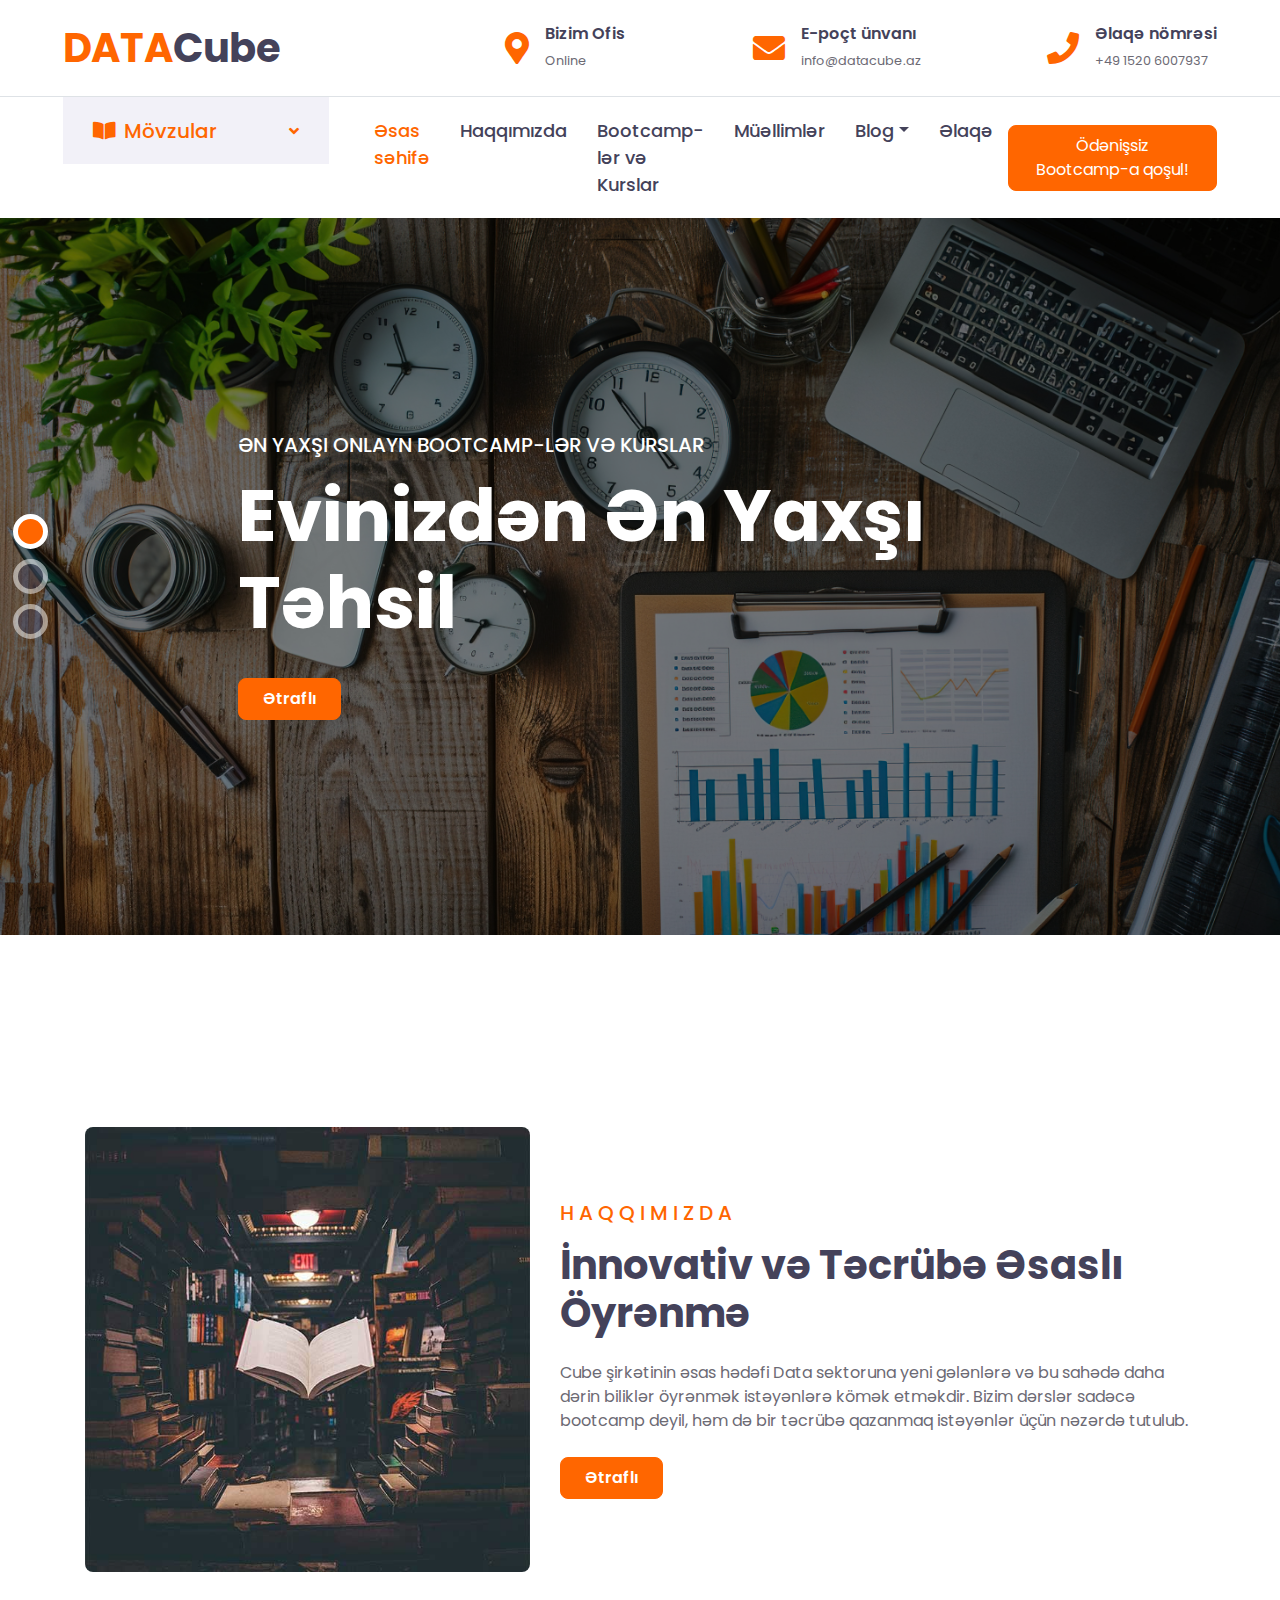
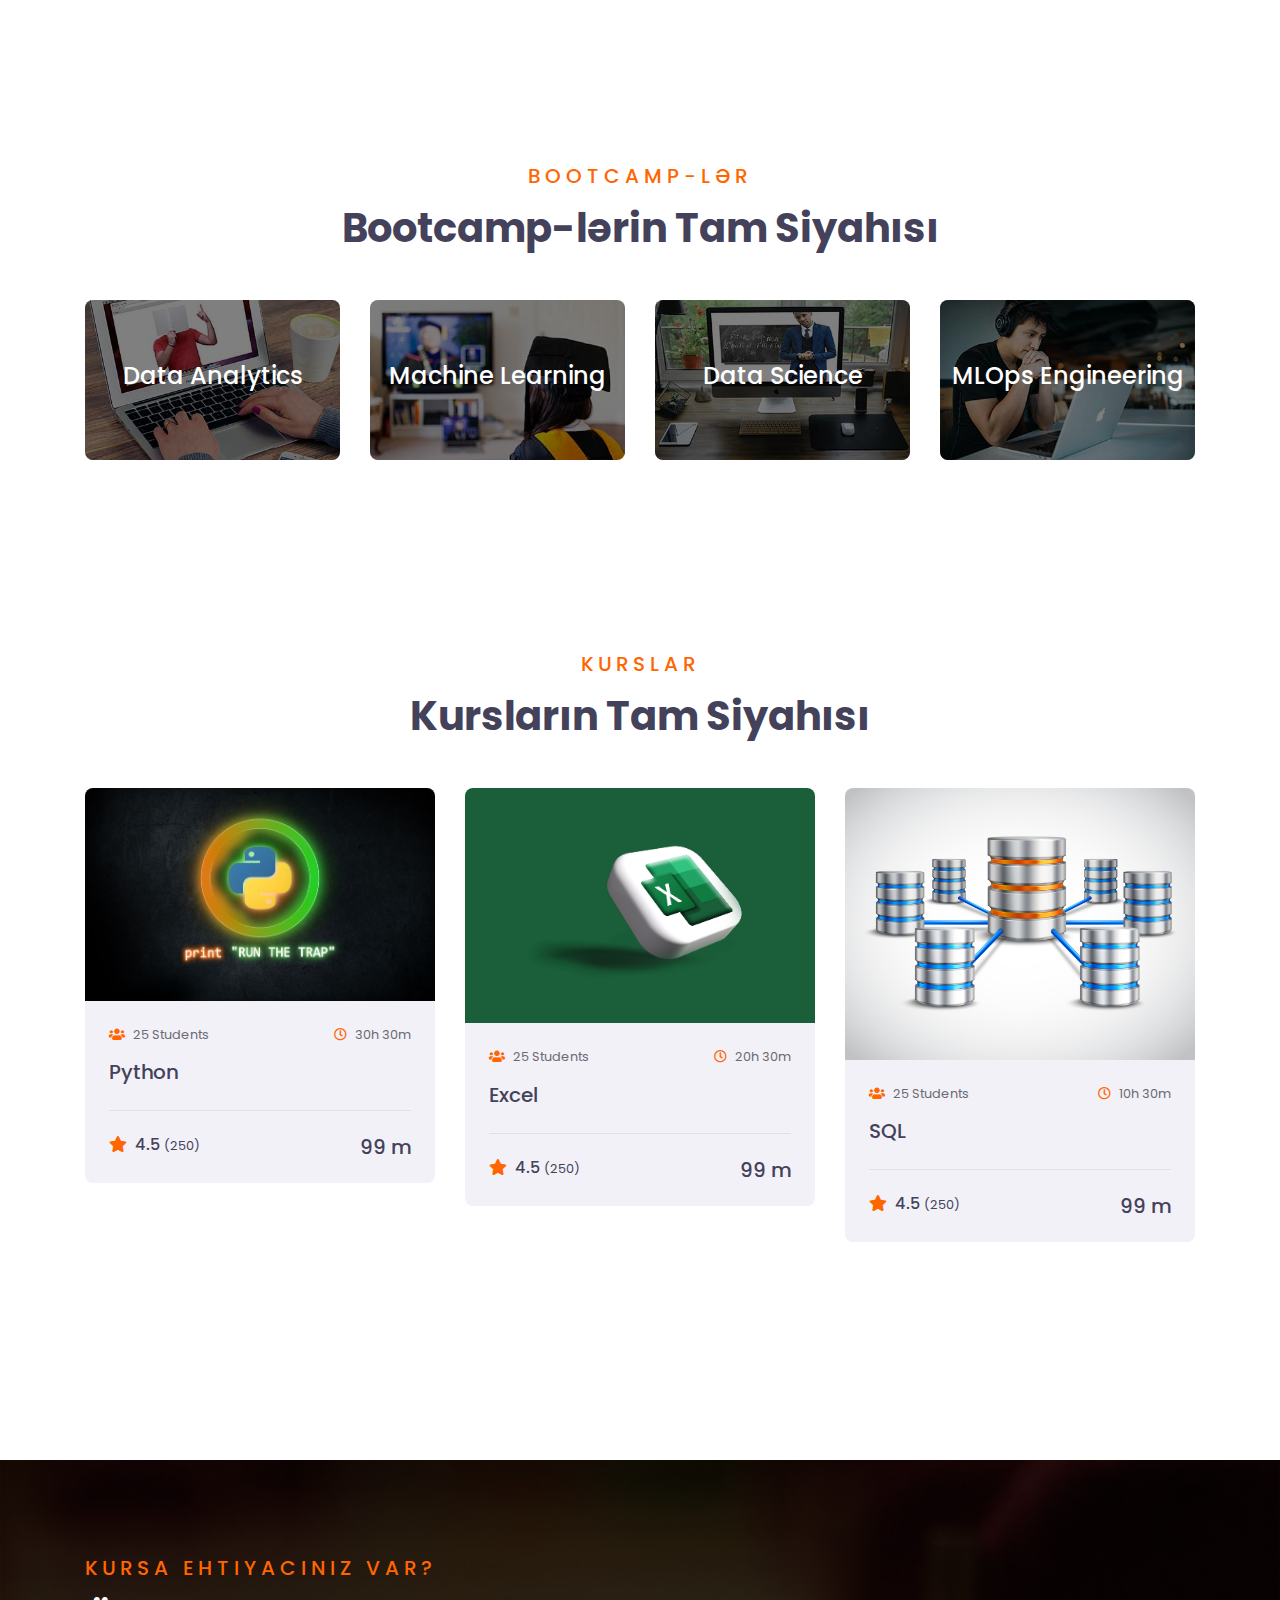
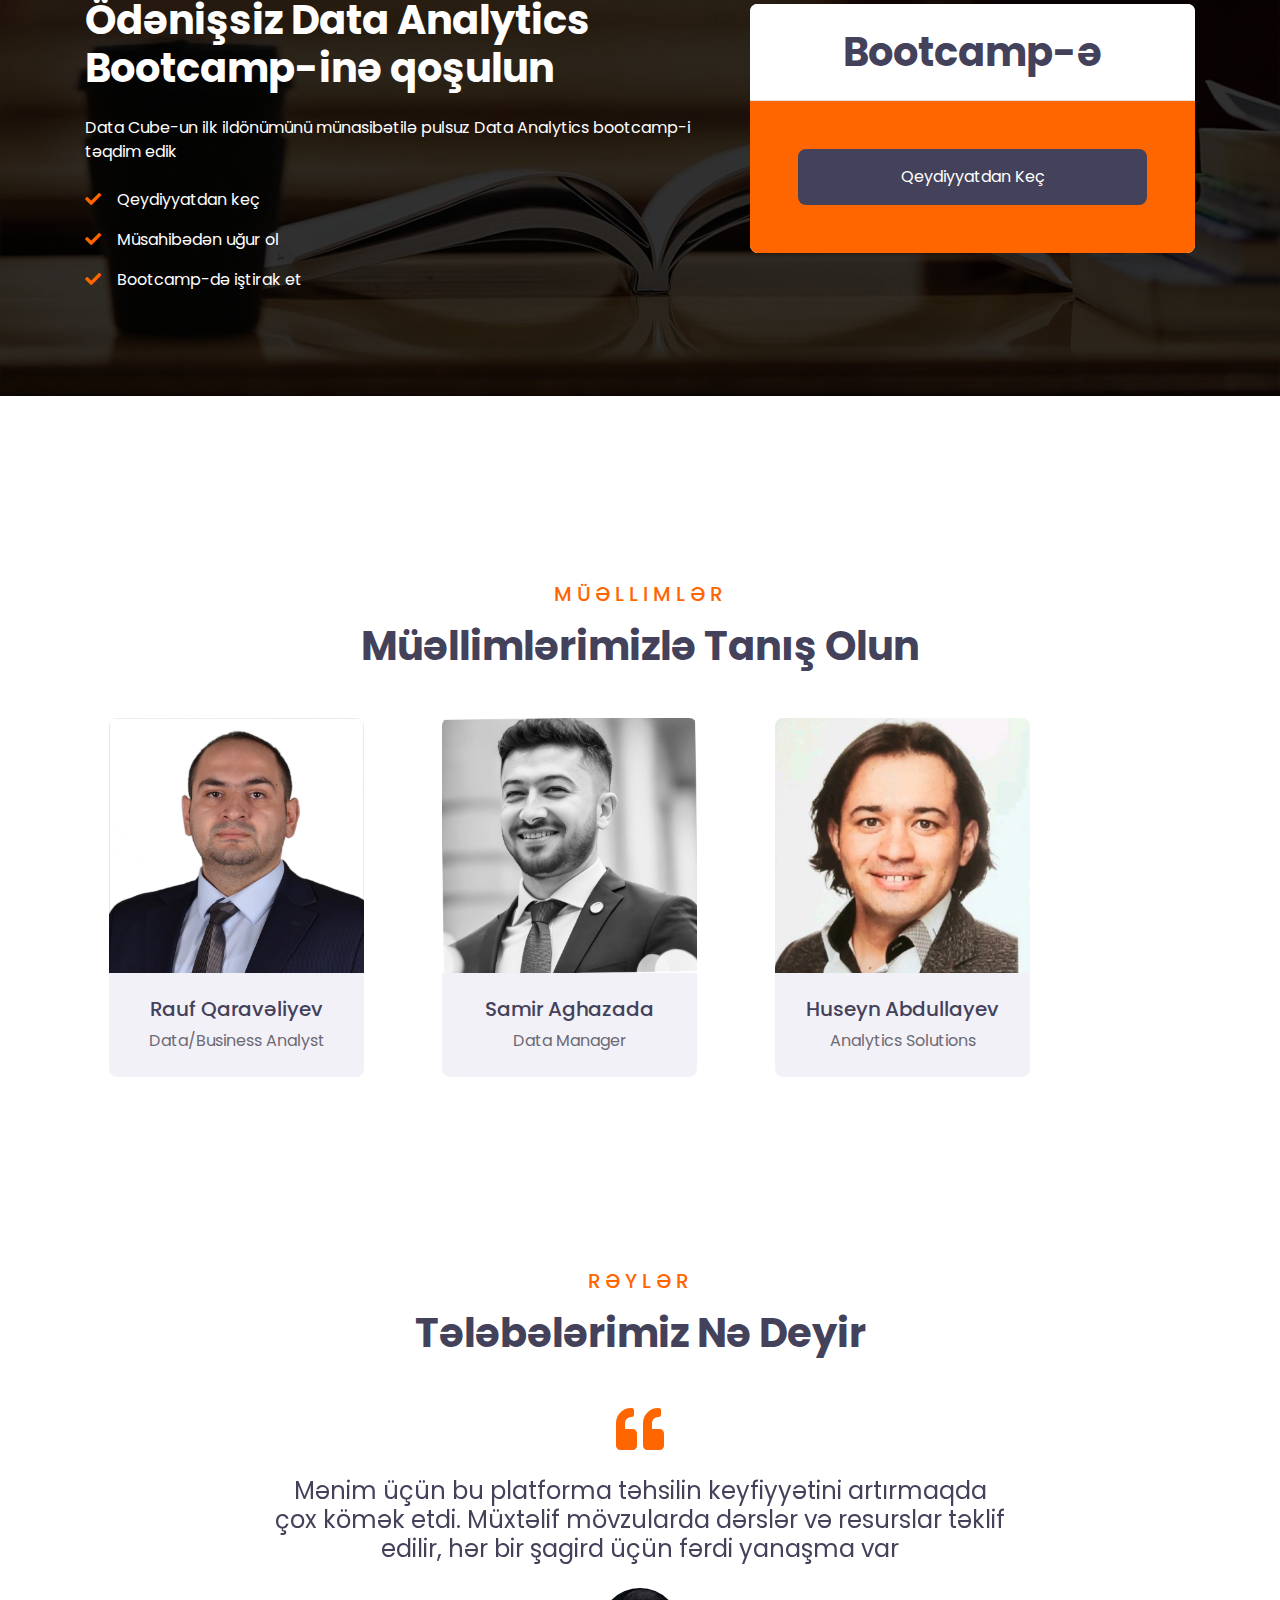
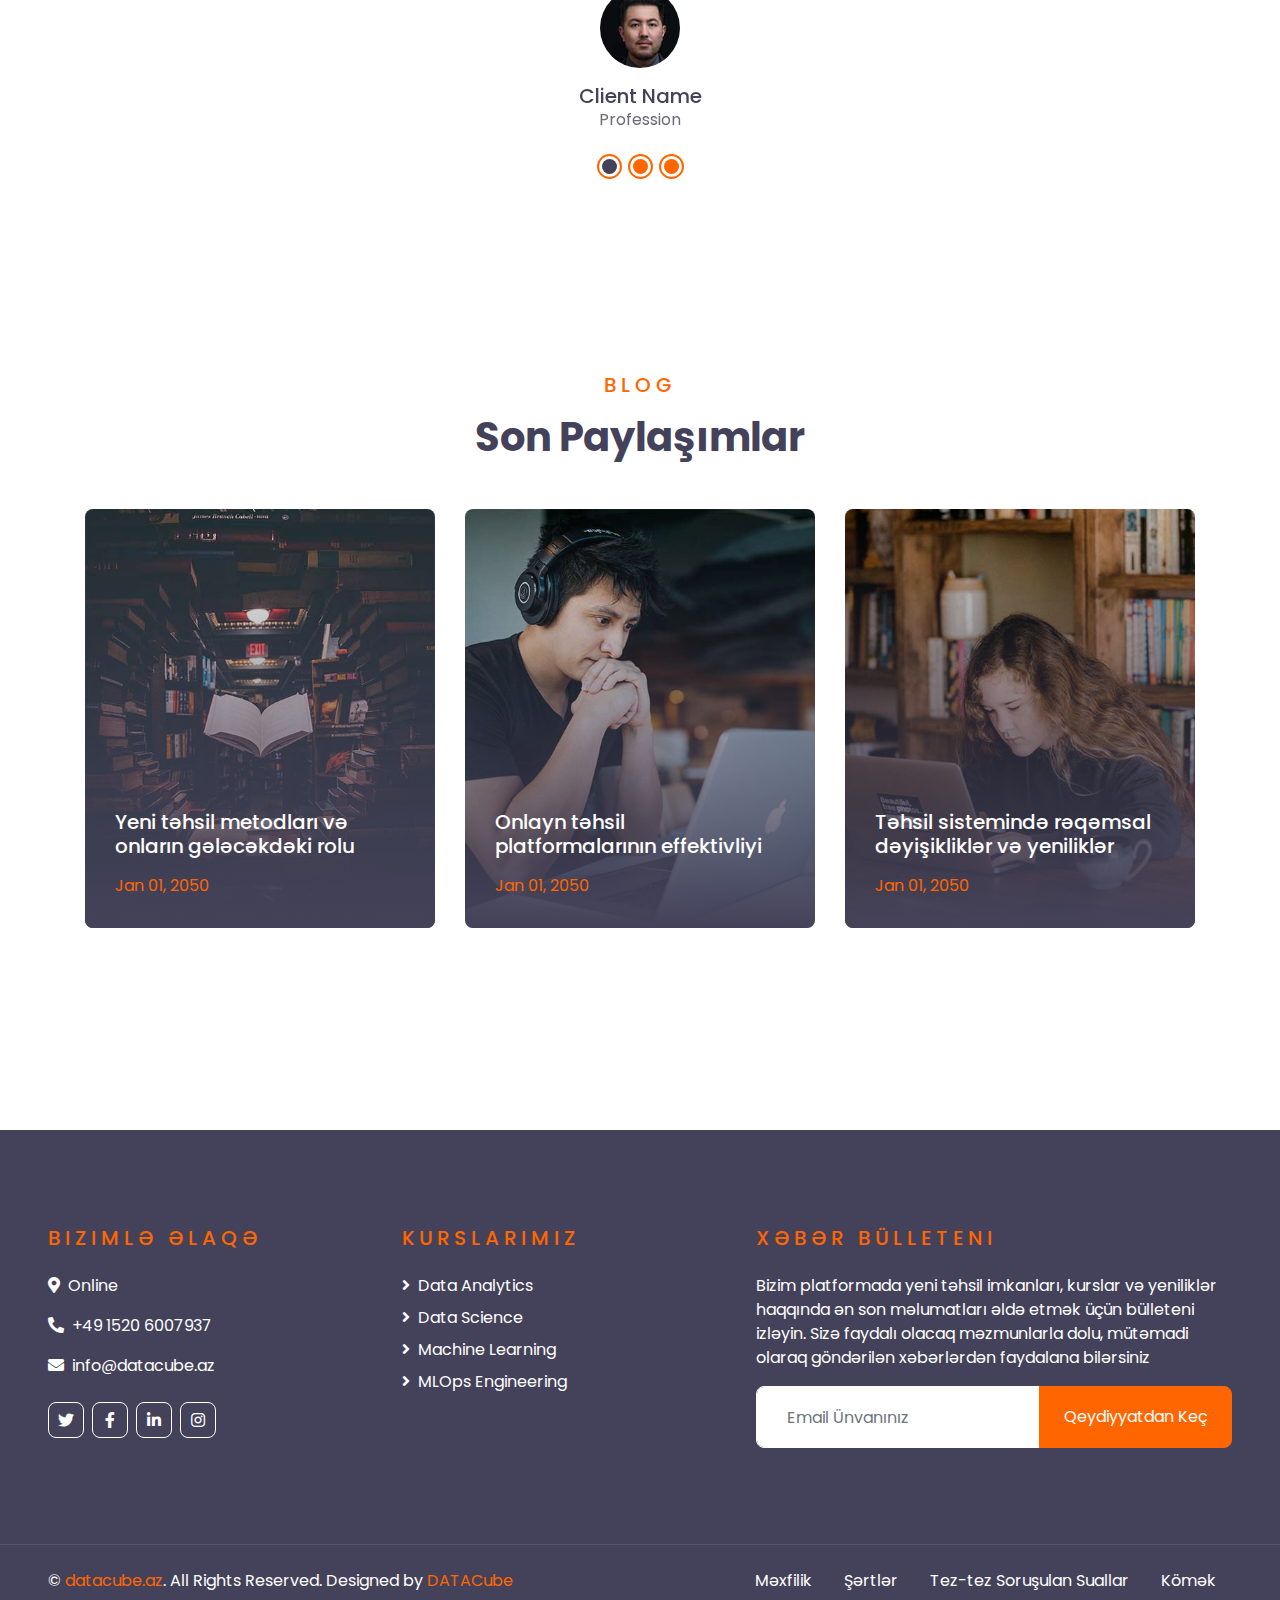
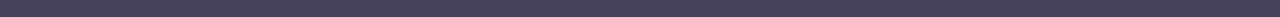
<file: index.html>
<!DOCTYPE html>
<html lang="en">

<head>
    <meta charset="utf-8">
    <title>DATACube</title>
    <meta content="width=device-width, initial-scale=1.0" name="viewport">
    <meta content="Free HTML Templates" name="keywords">
    <meta content="Free HTML Templates" name="description">

    <!-- Favicon -->
    <link href="img/favicon.ico" rel="icon">

    <!-- Google Web Fonts -->
    <link rel="preconnect" href="https://fonts.gstatic.com">
    <link href="https://fonts.googleapis.com/css2?family=Poppins:wght@400;500;600;700&display=swap" rel="stylesheet"> 

    <!-- Font Awesome -->
    <link href="https://cdnjs.cloudflare.com/ajax/libs/font-awesome/5.10.0/css/all.min.css" rel="stylesheet">

    <!-- Libraries Stylesheet -->
    <link href="lib/owlcarousel/assets/owl.carousel.min.css" rel="stylesheet">

    <!-- Customized Bootstrap Stylesheet -->
    <link href="css/style.css" rel="stylesheet">
</head>

<body>
    <!-- Topbar Start -->
    <div class="container-fluid d-none d-lg-block">
        <div class="row align-items-center py-4 px-xl-5">
            <div class="col-lg-3">
                <a href="" class="text-decoration-none">
                    <h1 class="m-0"><span class="text-primary">DATA</span>Cube</h1>
                </a>
            </div>
            <div class="col-lg-3 text-right">
                <div class="d-inline-flex align-items-center">
                    <i class="fa fa-2x fa-map-marker-alt text-primary mr-3"></i>
                    <div class="text-left">
                        <h6 class="font-weight-semi-bold mb-1">Bizim Ofis</h6>
                        <small>Online</small>
                    </div>
                </div>
            </div>
            <div class="col-lg-3 text-right">
                <div class="d-inline-flex align-items-center">
                    <i class="fa fa-2x fa-envelope text-primary mr-3"></i>
                    <div class="text-left">
                        <h6 class="font-weight-semi-bold mb-1">E-poçt ünvanı</h6>
                        <small>	info@datacube.az </small>
                    </div>
                </div>
            </div>
            <div class="col-lg-3 text-right">
                <div class="d-inline-flex align-items-center">
                    <i class="fa fa-2x fa-phone text-primary mr-3"></i>
                    <div class="text-left">
                        <h6 class="font-weight-semi-bold mb-1">Əlaqə nömrəsi</h6>
                        <small>+49 1520 6007937</small>
                    </div>
                </div>
            </div>
        </div>
    </div>
    <!-- Topbar End -->


    <!-- Navbar Start -->
    <div class="container-fluid">
        <div class="row border-top px-xl-5">
            <div class="col-lg-3 d-none d-lg-block">
                <a class="d-flex align-items-center justify-content-between bg-secondary w-100 text-decoration-none" data-toggle="collapse" href="#navbar-vertical" style="height: 67px; padding: 0 30px;">
                    <h5 class="text-primary m-0"><i class="fa fa-book-open mr-2"></i>Mövzular</h5>
                    <i class="fa fa-angle-down text-primary"></i>
                </a>
                <nav class="collapse position-absolute navbar navbar-vertical navbar-light align-items-start p-0 border border-top-0 border-bottom-0 bg-light" id="navbar-vertical" style="width: calc(100% - 30px); z-index: 9;">
                    <div class="navbar-nav w-100">
                        <div class="nav-item dropdown">
                            <a href="#" class="nav-link" data-toggle="dropdown">Data Analytics <i class="fa fa-angle-down float-right mt-1"></i></a>
                            <div class="dropdown-menu position-absolute bg-secondary border-0 rounded-0 w-100 m-0">
                                <a href="" class="dropdown-item">Excel</a>
                                <a href="" class="dropdown-item">Python</a>
                                <a href="" class="dropdown-item">SQL</a>
                            </div>
                        </div>
                        <a href="" class="nav-item nav-link">Data Science</a>
                        <a href="" class="nav-item nav-link">Machine Learning</a>
                        <a href="" class="nav-item nav-link">MLOps Engineering</a>
         
                    </div>
                </nav>
            </div>
            <div class="col-lg-9">
                <nav class="navbar navbar-expand-lg bg-light navbar-light py-3 py-lg-0 px-0">
                    <a href="" class="text-decoration-none d-block d-lg-none">
                        <h1 class="m-0"><span class="text-primary">DATA</span>Cube</h1>
                    </a>
                    <button type="button" class="navbar-toggler" data-toggle="collapse" data-target="#navbarCollapse">
                        <span class="navbar-toggler-icon"></span>
                    </button>
                    <div class="collapse navbar-collapse justify-content-between" id="navbarCollapse">
                        <div class="navbar-nav py-0">
                            <a href="index.html" class="nav-item nav-link active">Əsas səhifə</a>
                            <a href="about.html" class="nav-item nav-link">Haqqımızda</a>
                            <a href="course.html" class="nav-item nav-link">Bootcamp-lər və Kurslar</a>
                            <a href="teacher.html" class="nav-item nav-link">Müəllimlər</a>
                            <div class="nav-item dropdown">
                                <a href="#" class="nav-link dropdown-toggle" data-toggle="dropdown">Blog</a>
                                <div class="dropdown-menu rounded-0 m-0">
                                    <a href="blog.html" class="dropdown-item">Bloq siyahısı</a>
                                    <a href="single.html" class="dropdown-item">Bloq detayı</a>
                                </div>
                            </div>
                            <a href="contact.html" class="nav-item nav-link">Əlaqə</a>
                        </div>
                        <a class="btn btn-primary py-2 px-4 ml-auto d-none d-lg-block" href="login.html">Ödənişsiz Bootcamp-a qoşul!</a>

                    </div>
                </nav>
            </div>
        </div>
    </div>
    <!-- Navbar End -->


    <!-- Carousel Start -->
    <div class="container-fluid p-0 pb-5 mb-5">
        <div id="header-carousel" class="carousel slide carousel-fade" data-ride="carousel">
            <ol class="carousel-indicators">
                <li data-target="#header-carousel" data-slide-to="0" class="active"></li>
                <li data-target="#header-carousel" data-slide-to="1"></li>
                <li data-target="#header-carousel" data-slide-to="2"></li>
            </ol>
            <div class="carousel-inner">
                <div class="carousel-item active" style="min-height: 300px;">
                    <img class="position-relative w-100" src="img/carousel-1.png" style="min-height: 300px; object-fit: cover;">
                    <div class="carousel-caption d-flex align-items-center justify-content-center">
                        <div class="p-5" style="width: 100%; max-width: 900px;">
                            <h5 class="text-white text-uppercase mb-md-3">Ən Yaxşı Onlayn Bootcamp-lər və Kurslar</h5>
                            <h1 class="display-3 text-white mb-md-4">Evinizdən Ən Yaxşı Təhsil</h1>
                            <a href="" class="btn btn-primary py-md-2 px-md-4 font-weight-semi-bold mt-2">Ətraflı</a>
                        </div>
                    </div>
                </div>
                <div class="carousel-item" style="min-height: 300px;">
                    <img class="position-relative w-100" src="img/carousel-2.png" style="min-height: 300px; object-fit: cover;">
                    <div class="carousel-caption d-flex align-items-center justify-content-center">
                        <div class="p-5" style="width: 100%; max-width: 900px;">
                            <h5 class="text-white text-uppercase mb-md-3">Ən Yaxşı Onlayn Bootcamp-lər və Kurslar</h5>
                            <h1 class="display-3 text-white mb-md-4">Ən Yaxşı Onlayn Təhsil Platforması</h1>
                            <a href="" class="btn btn-primary py-md-2 px-md-4 font-weight-semi-bold mt-2">Ətraflı</a>
                        </div>
                    </div>
                </div>
                <div class="carousel-item" style="min-height: 300px;">
                    <img class="position-relative w-100" src="img/carousel-3.png" style="min-height: 300px; object-fit: cover;">
                    <div class="carousel-caption d-flex align-items-center justify-content-center">
                        <div class="p-5" style="width: 100%; max-width: 900px;">
                            <h5 class="text-white text-uppercase mb-md-3">Ən Yaxşı Onlayn Bootcamp-lər və Kurslar</h5>
                            <h1 class="display-3 text-white mb-md-4">Evinizdən Yeni Təhsil Yolu</h1>
                            <a href="" class="btn btn-primary py-md-2 px-md-4 font-weight-semi-bold mt-2">Ətraflı</a>
                        </div>
                    </div>
                </div>
            </div>
        </div>
    </div>
    <!-- Carousel End -->


    <!-- About Start -->
    <div class="container-fluid py-5">
        <div class="container py-5">
            <div class="row align-items-center">
                <div class="col-lg-5">
                    <img class="img-fluid rounded mb-4 mb-lg-0" src="img/about.jpg" alt="">
                </div>
                <div class="col-lg-7">
                    <div class="text-left mb-4">
                        <h5 class="text-primary text-uppercase mb-3" style="letter-spacing: 5px;">Haqqımızda</h5>
                        <h1>İnnovativ və Təcrübə Əsaslı Öyrənmə</h1>
                    </div>
                    <p>
                        Cube şirkətinin əsas hədəfi Data sektoruna yeni gələnlərə və bu sahədə daha dərin biliklər öyrənmək istəyənlərə kömək etməkdir.
                        Bizim dərslər sadəcə bootcamp deyil, həm də bir təcrübə qazanmaq istəyənlər üçün nəzərdə tutulub.


                    </p>
                    <a href="" class="btn btn-primary py-md-2 px-md-4 font-weight-semi-bold mt-2">Ətraflı</a>
                </div>
            </div>
        </div>
    </div>
    <!-- About End -->


    <!-- Bootcamp Start -->
    <div class="container-fluid py-5">
        <div class="container pt-5 pb-3">
            <div class="text-center mb-5">
                <h5 class="text-primary text-uppercase mb-3" style="letter-spacing: 5px;">Bootcamp-lər</h5>
                <h1>Bootcamp-lərin Tam Siyahısı</h1>

            </div>
            <div class="row">
                <div class="col-lg-3 col-md-6 mb-4">
                    <div class="cat-item position-relative overflow-hidden rounded mb-2">
                        <img class="img-fluid" src="img/cat-1.jpg" alt="">
                        <a class="cat-overlay text-white text-decoration-none" href="">
                            <h4 class="text-white font-weight-medium">Data Analytics</h4>
                            <!-- <span>100 Courses</span> -->
                        </a>
                    </div>
                </div>
                <div class="col-lg-3 col-md-6 mb-4">
                    <div class="cat-item position-relative overflow-hidden rounded mb-2">
                        <img class="img-fluid" src="img/cat-2.jpg" alt="">
                        <a class="cat-overlay text-white text-decoration-none" href="">
                            <h4 class="text-white font-weight-medium">Machine Learning</h4>
                            <!-- <span>100 Courses</span> -->
                        </a>
                    </div>
                </div>
                <div class="col-lg-3 col-md-6 mb-4">
                    <div class="cat-item position-relative overflow-hidden rounded mb-2">
                        <img class="img-fluid" src="img/cat-3.jpg" alt="">
                        <a class="cat-overlay text-white text-decoration-none" href="">
                            <h4 class="text-white font-weight-medium">Data Science</h4>
                            <!-- <span>100 Courses</span> -->
                        </a>
                    </div>
                </div>



                <div class="col-lg-3 col-md-6 mb-4">
                    <div class="cat-item position-relative overflow-hidden rounded mb-2">
                        <img class="img-fluid" src="img/cat-8.jpg" alt="">
                        <a class="cat-overlay text-white text-decoration-none" href="">
                            <h4 class="text-white font-weight-medium">MLOps Engineering</h4>
                            <!-- <span>100 Courses</span> -->
                        </a>
                    </div>
                </div>





            </div>
        </div>
    </div>
    <!-- Bootcamp end -->


    <!-- Courses Start -->
    <div class="container-fluid py-5">
        <div class="container py-5">
            <div class="text-center mb-5">
                <h5 class="text-primary text-uppercase mb-3" style="letter-spacing: 5px;">Kurslar</h5>
                <h1>Kursların Tam Siyahısı</h1>
            </div>




            <div class="row">
                <div class="col-lg-4 col-md-6 mb-4">
                    <div class="rounded overflow-hidden mb-2">
                        <img class="img-fluid" src="img/course-1.jpg" alt="">
                        <div class="bg-secondary p-4">
                            <div class="d-flex justify-content-between mb-3">
                                <small class="m-0"><i class="fa fa-users text-primary mr-2"></i>25 Students</small>
                                <small class="m-0"><i class="far fa-clock text-primary mr-2"></i>30h 30m</small>
                            </div>
                            <a class="h5" href="">Python</a>
                            <div class="border-top mt-4 pt-4">
                                <div class="d-flex justify-content-between">
                                    <h6 class="m-0"><i class="fa fa-star text-primary mr-2"></i>4.5 <small>(250)</small></h6>
                                    <h5 class="m-0">99 m</h5>
                                </div>
                            </div>
                        </div>
                    </div>
                </div>



                <div class="col-lg-4 col-md-6 mb-4">
                    <div class="rounded overflow-hidden mb-2">
                        <img class="img-fluid" src="img/course-2.jpg" alt="">
                        <div class="bg-secondary p-4">
                            <div class="d-flex justify-content-between mb-3">
                                <small class="m-0"><i class="fa fa-users text-primary mr-2"></i>25 Students</small>
                                <small class="m-0"><i class="far fa-clock text-primary mr-2"></i>20h 30m</small>
                            </div>
                            <a class="h5" href="">Excel</a>
                            <div class="border-top mt-4 pt-4">
                                <div class="d-flex justify-content-between">
                                    <h6 class="m-0"><i class="fa fa-star text-primary mr-2"></i>4.5 <small>(250)</small></h6>
                                    <h5 class="m-0">99 m</h5>
                                </div>
                            </div>
                        </div>
                    </div>
                </div>





                <div class="col-lg-4 col-md-6 mb-4">
                    <div class="rounded overflow-hidden mb-2">
                        <img class="img-fluid" src="img/course-3.jpg" alt="">
                        <div class="bg-secondary p-4">
                            <div class="d-flex justify-content-between mb-3">
                                <small class="m-0"><i class="fa fa-users text-primary mr-2"></i>25 Students</small>
                                <small class="m-0"><i class="far fa-clock text-primary mr-2"></i>10h 30m</small>
                            </div>
                            <a class="h5" href="">SQL</a>
                            <div class="border-top mt-4 pt-4">
                                <div class="d-flex justify-content-between">
                                    <h6 class="m-0"><i class="fa fa-star text-primary mr-2"></i>4.5 <small>(250)</small></h6>
                                    <h5 class="m-0">99 m</h5>
                                </div>
                            </div>
                        </div>
                    </div>
                </div>







            </div>
        </div>
    </div>
    <!-- Courses End -->






    <!-- Registration Start -->
    <div class="container-fluid bg-registration py-5" style="margin: 90px 0;">
        <div class="container py-5">
            <div class="row align-items-center">
                <div class="col-lg-7 mb-5 mb-lg-0">
                    <div class="mb-4">
                        <h5 class="text-primary text-uppercase mb-3" style="letter-spacing: 5px;">Kursa Ehtiyacınız Var?</h5>
                        <h1 class="text-white">Ödənişsiz Data Analytics Bootcamp-inə qoşulun</h1>
                    </div>
                    <p class="text-white">Data Cube-un ilk ildönümünü  münasibətilə  pulsuz Data Analytics bootcamp-i təqdim edik </p>

                    <ul class="list-inline text-white m-0">
                        <li class="py-2"><i class="fa fa-check text-primary mr-3"></i>Qeydiyyatdan keç</li>
                        <li class="py-2"><i class="fa fa-check text-primary mr-3"></i>Müsahibədən uğur ol </li>
                        <li class="py-2"><i class="fa fa-check text-primary mr-3"></i>Bootcamp-də iştirak et</li>
                    </ul>
                </div>
                <div class="col-lg-5">
                    <div class="card border-0">
                        <div class="card-header bg-light text-center p-4">
                            <h1 class="m-0">Bootcamp-ə</h1>
                        </div>
                        <div class="card-body rounded-bottom bg-primary p-5">
                            <form>
                                <!-- <div class="form-group">
                                    <input type="text" class="form-control border-0 p-4" placeholder="Adınız" required="required" />
                                </div>
                                <div class="form-group">
                                    <input type="email" class="form-control border-0 p-4" placeholder="Email Ünvanınız" required="required" />
                                </div> -->
                                <!-- <div class="form-group">
                                    <select class="custom-select border-0 px-4" style="height: 47px;">
                                        <option selected>Kurs seçin</option>
                                        <option value="1">Data Analytics Online Bootcamp</option>
                                        <option value="2">Data Science Online Bootcamp </option>
                                        <option value="3">MLOps Online Bootcamp </option>
                                    </select>
                                </div> -->
                                <div>
                                    <!-- <button class="btn btn-dark btn-block border-0 py-3" type="submit">Qeydiyyatdan Keç</button> -->

                                    <a href="https://forms.gle/tiadc1wPmgg7SdyL8" target="_blank">
                                        <button class="btn btn-dark btn-block border-0 py-3" type="button">Qeydiyyatdan Keç</button>
                                    </a>
                                </div>
                            </form>
                        </div>
                    </div>
                </div>
            </div>
        </div>
    </div>
    <!-- Registration End -->


    <!-- Team Start -->
    <div class="container-fluid py-5">
        <div class="container pt-5 pb-3">
            <div class="text-center mb-5">
                <h5 class="text-primary text-uppercase mb-3" style="letter-spacing: 5px;">Müəllimlər</h5>
                <h1>Müəllimlərimizlə Tanış Olun</h1>
            </div>








            <div class="row">
                <div class="col-md-6 col-lg-3 text-center team mb-4 mx-4">
                    <div class="team-item rounded overflow-hidden mb-2">
                        <div class="team-img position-relative">
                            <img class="img-fluid" src="img/team-1.jpg" alt="">
                            <div class="team-social">
                                <a class="btn btn-outline-light btn-square mx-1" href="#"><i class="fab fa-twitter"></i></a>
                                <a class="btn btn-outline-light btn-square mx-1" href="#"><i class="fab fa-facebook-f"></i></a>
                                <a class="btn btn-outline-light btn-square mx-1" href="https://www.linkedin.com/in/qararauf/"><i class="fab fa-linkedin-in"></i></a>
                            </div>
                        </div>
                        <div class="bg-secondary p-4">
                            <h5>Rauf Qaravəliyev </h5>
                            <p class="m-0">Data/Business Analyst</p>
                        </div>
                    </div>
                </div>





                <div class="col-md-6 col-lg-3 text-center team mb-4 mx-4">
                    <div class="team-item rounded overflow-hidden mb-2">
                        <div class="team-img position-relative">
                            <img class="img-fluid" src="img/team-3.jpg" alt="">
                            <div class="team-social">
                                <a class="btn btn-outline-light btn-square mx-1" href="#"><i class="fab fa-twitter"></i></a>
                                <a class="btn btn-outline-light btn-square mx-1" href="#"><i class="fab fa-facebook-f"></i></a>
                                <a class="btn btn-outline-light btn-square mx-1" href="https://www.linkedin.com/in/samir-aghazada"><i class="fab fa-linkedin-in"></i></a>
                            </div>
                        </div>
                        <div class="bg-secondary p-4">
                            <h5>Samir Aghazada</h5>
                            <p class="m-0">Data Manager</p>
                        </div>
                    </div>
                </div>






                <div class="col-md-6 col-lg-3 text-center team mb-4 mx-4">
                    <div class="team-item rounded overflow-hidden mb-2">
                        <div class="team-img position-relative">
                            <img class="img-fluid" src="img/team-2.jpg" alt="">
                            <div class="team-social">
                                <a class="btn btn-outline-light btn-square mx-1" href="#"><i class="fab fa-twitter"></i></a>
                                <a class="btn btn-outline-light btn-square mx-1" href="#"><i class="fab fa-facebook-f"></i></a>
                                <a class="btn btn-outline-light btn-square mx-1" href="https://www.linkedin.com/in/huseyn-abdullayev-566a74123/"><i class="fab fa-linkedin-in"></i></a>
                            </div>
                        </div>
                        <div class="bg-secondary p-4">
                            <h5>Huseyn Abdullayev</h5>
                            <p class="m-0">Analytics Solutions</p>
                        </div>
                    </div>
                </div>




            </div>
        </div>
    </div>
    <!-- Team End -->


    <!-- Testimonial Start -->
    <div class="container-fluid py-5">
        <div class="container py-5">
            <div class="text-center mb-5">
                <h5 class="text-primary text-uppercase mb-3" style="letter-spacing: 5px;">Rəylər</h5>
                <h1>Tələbələrimiz Nə Deyir</h1>
            </div>
            
            <div class="row justify-content-center">
                <div class="col-lg-8">
                    <div class="owl-carousel testimonial-carousel">


                        <div class="text-center">
                            <i class="fa fa-3x fa-quote-left text-primary mb-4"></i>
                            <h4 class="font-weight-normal mb-4">Mənim üçün bu platforma təhsilin keyfiyyətini artırmaqda çox kömək etdi. Müxtəlif mövzularda dərslər və resurslar təklif edilir, hər bir şagird üçün fərdi yanaşma var</h4>
                            <img class="img-fluid mx-auto mb-3" src="img/testimonial-1.jpg" alt="">
                            <h5 class="m-0">Client Name</h5>
                            <span>Profession</span>
                        </div>
                        <div class="text-center">
                            <i class="fa fa-3x fa-quote-left text-primary mb-4"></i>
                            <h4 class="font-weight-normal mb-4">Mənim üçün bu platforma təhsilin keyfiyyətini artırmaqda çox kömək etdi. Müxtəlif mövzularda dərslər və resurslar təklif edilir, hər bir şagird üçün fərdi yanaşma var</h4>
                            <img class="img-fluid mx-auto mb-3" src="img/testimonial-2.jpg" alt="">
                            <h5 class="m-0">Client Name</h5>
                            <span>Profession</span>
                        </div>
                        <div class="text-center">
                            <i class="fa fa-3x fa-quote-left text-primary mb-4"></i>
                            <h4 class="font-weight-normal mb-4">Bu kurslar mənim peşəkar inkişafıma çox töhfə verdi. Bütün dərslər ətraflı və asan başa düşüləndir, praktiki tapşırıqlarla hər şeyi əyani öyrənirəm."</h4>
                            <img class="img-fluid mx-auto mb-3" src="img/testimonial-3.jpg" alt="">
                            <h5 class="m-0">Client Name</h5>
                            <span>Profession</span>
                        </div>
                    </div>
                </div>
            </div>
        </div>
    </div>
    <!-- Testimonial End -->


    <!-- Blog Start -->
    <div class="container-fluid py-5">
        <div class="container pt-5 pb-3">
            <div class="text-center mb-5">
                <h5 class="text-primary text-uppercase mb-3" style="letter-spacing: 5px;">Blog</h5>
                <h1>Son Paylaşımlar</h1>
            </div>
            <div class="row pb-3">
                <div class="col-lg-4 mb-4">
                    <div class="blog-item position-relative overflow-hidden rounded mb-2">
                        <img class="img-fluid" src="img/blog-1.jpg" alt="">
                        <a class="blog-overlay text-decoration-none" href="">
                            <h5 class="text-white mb-3">Yeni təhsil metodları və onların gələcəkdəki rolu</h5>
                            <p class="text-primary m-0">Jan 01, 2050</p>
                        </a>
                    </div>
                </div>
                <div class="col-lg-4 mb-4">
                    <div class="blog-item position-relative overflow-hidden rounded mb-2">
                        <img class="img-fluid" src="img/blog-2.jpg" alt="">
                        <a class="blog-overlay text-decoration-none" href="">
                            <h5 class="text-white mb-3">Onlayn təhsil platformalarının effektivliyi</h5>
                            <p class="text-primary m-0">Jan 01, 2050</p>
                        </a>
                    </div>
                </div>
                <div class="col-lg-4 mb-4">
                    <div class="blog-item position-relative overflow-hidden rounded mb-2">
                        <img class="img-fluid" src="img/blog-3.jpg" alt="">
                        <a class="blog-overlay text-decoration-none" href="">
                            <h5 class="text-white mb-3">Təhsil sistemində rəqəmsal dəyişikliklər və yeniliklər</h5>
                            <p class="text-primary m-0">Jan 01, 2050</p>
                        </a>
                    </div>
                </div>
            </div>
        </div>
    </div>
    <!-- Blog End -->


    <!-- Footer Start -->
    <div class="container-fluid bg-dark text-white py-5 px-sm-3 px-lg-5" style="margin-top: 90px;">
        <div class="row pt-5">
            <div class="col-lg-7 col-md-12">
                <div class="row">
                    <div class="col-md-6 mb-5">
                        <h5 class="text-primary text-uppercase mb-4" style="letter-spacing: 5px;">Bizimlə Əlaqə</h5>
                        <p><i class="fa fa-map-marker-alt mr-2"></i>Online</p>
                        <p><i class="fa fa-phone-alt mr-2"></i>+49 1520 6007937</p>
                        <p><i class="fa fa-envelope mr-2"></i>info@datacube.az</p>
                        <div class="d-flex justify-content-start mt-4">
                            <a class="btn btn-outline-light btn-square mr-2" href="#"><i class="fab fa-twitter"></i></a>
                            <a class="btn btn-outline-light btn-square mr-2" href="#"><i class="fab fa-facebook-f"></i></a>
                            <a class="btn btn-outline-light btn-square mr-2" href="#"><i class="fab fa-linkedin-in"></i></a>
                            <a class="btn btn-outline-light btn-square" href="#"><i class="fab fa-instagram"></i></a>
                        </div>
                    </div>
                    <div class="col-md-6 mb-5">
                        <h5 class="text-primary text-uppercase mb-4" style="letter-spacing: 5px;">Kurslarımız</h5>
                        <div class="d-flex flex-column justify-content-start">
                            <a class="text-white mb-2" href="#"><i class="fa fa-angle-right mr-2"></i>Data Analytics </a>
                            <a class="text-white mb-2" href="#"><i class="fa fa-angle-right mr-2"></i>Data Science</a>
                            <a class="text-white mb-2" href="#"><i class="fa fa-angle-right mr-2"></i>Machine Learning</a>
                            <a class="text-white mb-2" href="#"><i class="fa fa-angle-right mr-2"></i>MLOps Engineering</a>
                        </div>
                    </div>
                </div>
            </div>
            <div class="col-lg-5 col-md-12 mb-5">
                <h5 class="text-primary text-uppercase mb-4" style="letter-spacing: 5px;">Xəbər bülleteni</h5>
                <p>Bizim platformada yeni təhsil imkanları, kurslar və yeniliklər haqqında ən son məlumatları əldə etmək üçün bülleteni izləyin. Sizə faydalı olacaq məzmunlarla dolu, mütəmadi olaraq göndərilən xəbərlərdən faydalana bilərsiniz</p>
                <div class="w-100">
                    <div class="input-group">
                        <input type="text" class="form-control border-light" style="padding: 30px;" placeholder="Email Ünvanınız">
                        <div class="input-group-append">
                            <button class="btn btn-primary px-4">Qeydiyyatdan Keç</button>
                        </div>
                    </div>
                </div>
            </div>
        </div>
    </div>
    <div class="container-fluid bg-dark text-white border-top py-4 px-sm-3 px-md-5" style="border-color: rgba(256, 256, 256, .1) !important;">
        <div class="row">
            <div class="col-lg-6 text-center text-md-left mb-3 mb-md-0">
                <p class="m-0 text-white">&copy; <a href="#">datacube.az</a>. All Rights Reserved. Designed by <a href="datacube.az">DATACube</a>
                </p>
            </div>
            <div class="col-lg-6 text-center text-md-right">
                <ul class="nav d-inline-flex">
                    <li class="nav-item">
                        <a class="nav-link text-white py-0" href="#">Məxfilik</a>
                    </li>
                    <li class="nav-item">
                        <a class="nav-link text-white py-0" href="#">Şərtlər</a>
                    </li>
                    <li class="nav-item">
                        <a class="nav-link text-white py-0" href="#">Tez-tez Soruşulan Suallar</a>
                    </li>
                    <li class="nav-item">
                        <a class="nav-link text-white py-0" href="#">Kömək</a>
                    </li>
                </ul>
            </div>
        </div>
    </div>
    <!-- Footer End -->


    <!-- Back to Top -->
    <a href="#" class="btn btn-lg btn-primary btn-lg-square back-to-top"><i class="fa fa-angle-double-up"></i></a>


    <!-- JavaScript Libraries -->
    <script src="https://code.jquery.com/jquery-3.4.1.min.js"></script>
    <script src="https://stackpath.bootstrapcdn.com/bootstrap/4.4.1/js/bootstrap.bundle.min.js"></script>
    <script src="lib/easing/easing.min.js"></script>
    <script src="lib/owlcarousel/owl.carousel.min.js"></script>

    <!-- Contact Javascript File -->
    <script src="mail/jqBootstrapValidation.min.js"></script>
    <script src="mail/contact.js"></script>

    <!-- Template Javascript -->
    <script src="js/main.js"></script>
</body>

</html>
</file>
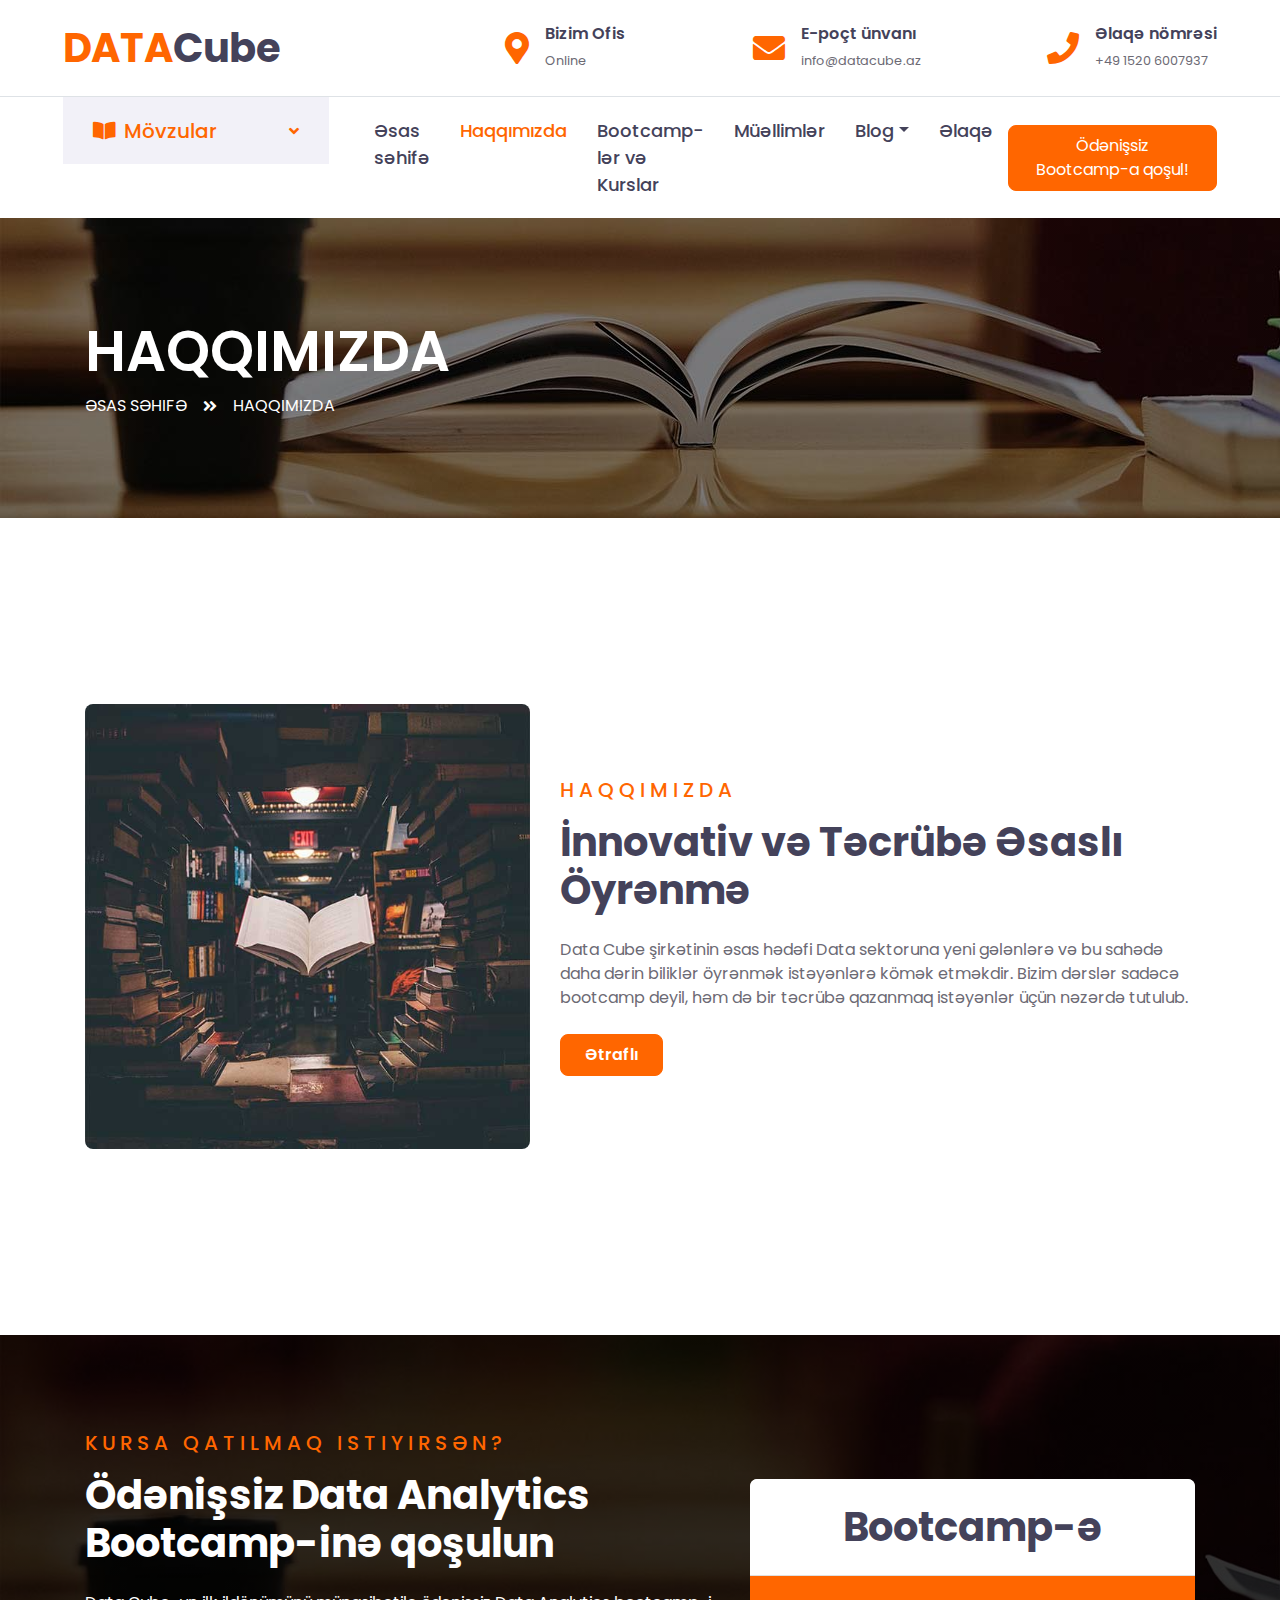
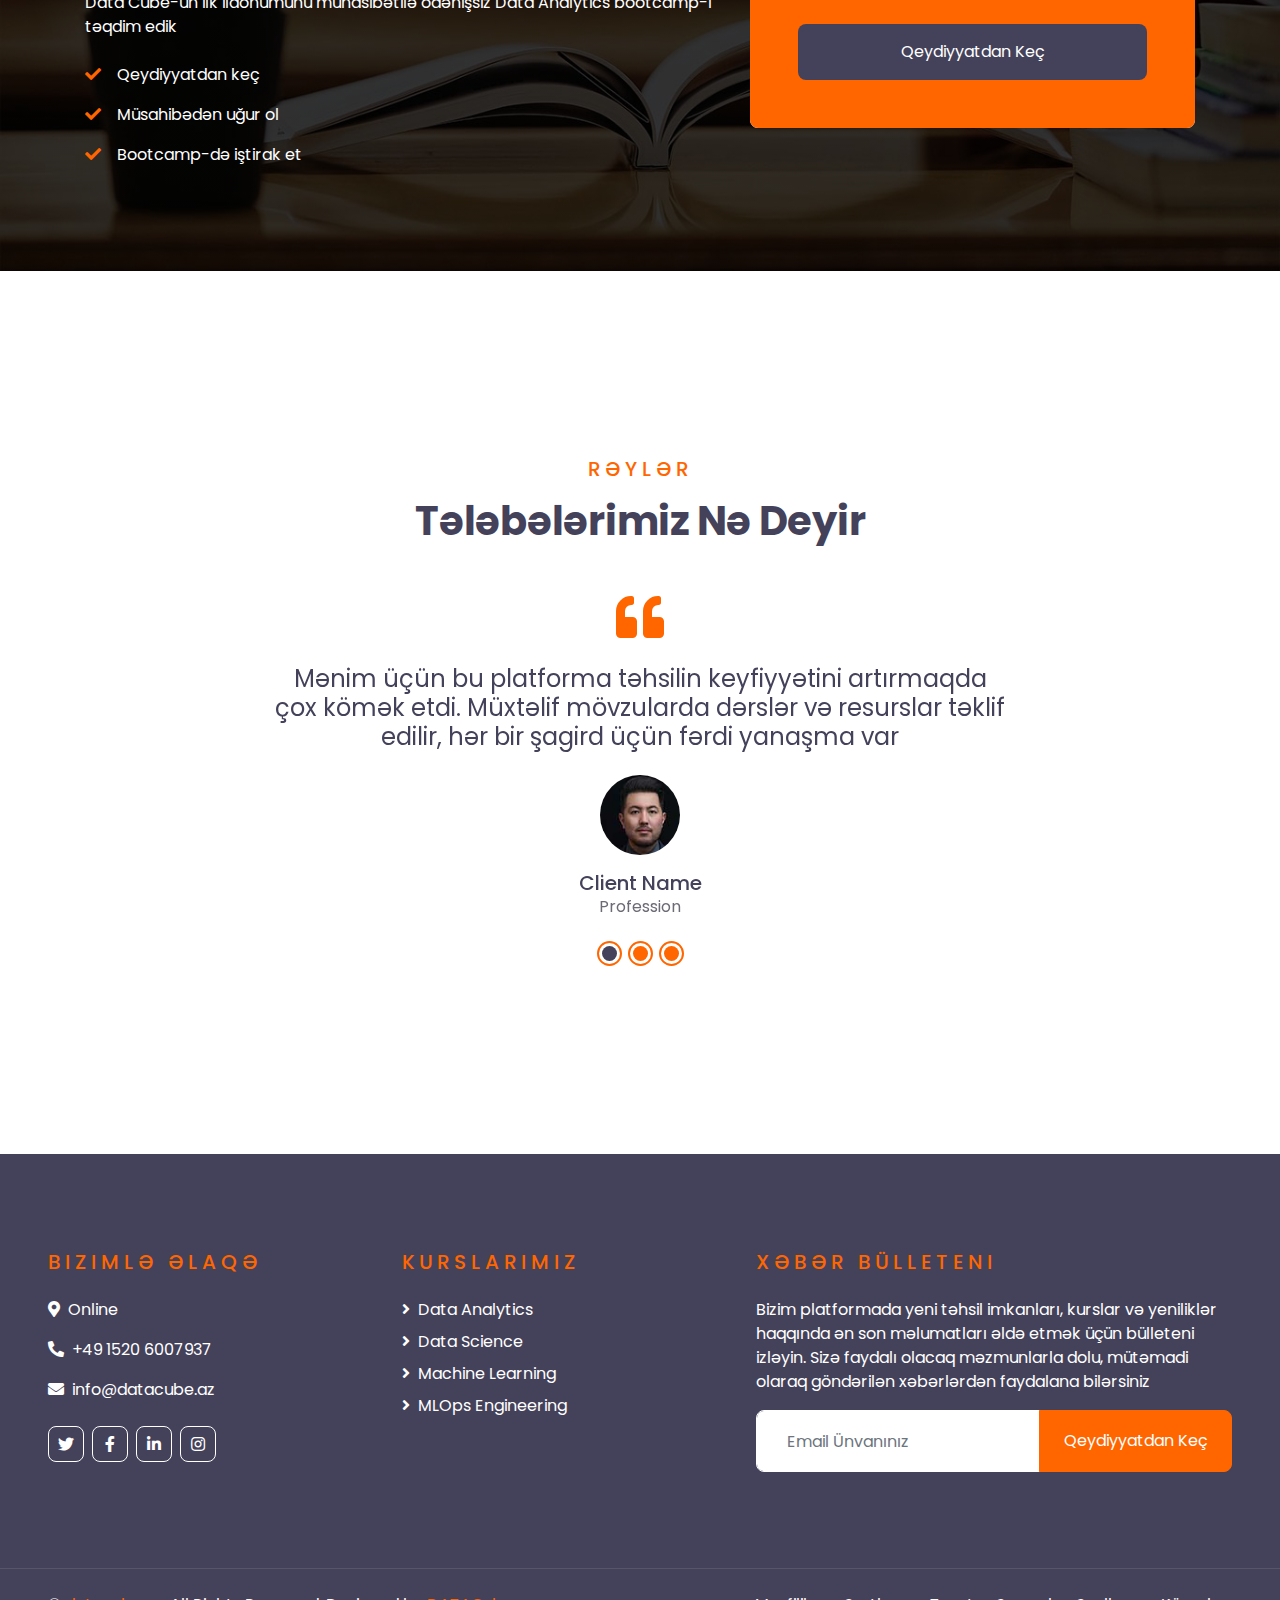
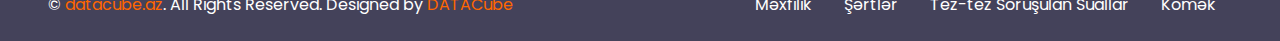
<file: about.html>
<!DOCTYPE html>
<html lang="en">

<head>
    <meta charset="utf-8">
    <title>DATACube</title>
    <meta content="width=device-width, initial-scale=1.0" name="viewport">
    <meta content="Free HTML Templates" name="keywords">
    <meta content="Free HTML Templates" name="description">

    <!-- Favicon -->
    <link href="img/favicon.ico" rel="icon">

    <!-- Google Web Fonts -->
    <link rel="preconnect" href="https://fonts.gstatic.com">
    <link href="https://fonts.googleapis.com/css2?family=Poppins:wght@400;500;600;700&display=swap" rel="stylesheet"> 

    <!-- Font Awesome -->
    <link href="https://cdnjs.cloudflare.com/ajax/libs/font-awesome/5.10.0/css/all.min.css" rel="stylesheet">

    <!-- Libraries Stylesheet -->
    <link href="lib/owlcarousel/assets/owl.carousel.min.css" rel="stylesheet">

    <!-- Customized Bootstrap Stylesheet -->
    <link href="css/style.css" rel="stylesheet">
</head>

<body>
    <!-- Topbar Start -->
    <div class="container-fluid d-none d-lg-block">
        <div class="row align-items-center py-4 px-xl-5">
            <div class="col-lg-3">
                <a href="" class="text-decoration-none">
                    <h1 class="m-0"><span class="text-primary">DATA</span>Cube</h1>
                </a>
            </div>
            <div class="col-lg-3 text-right">
                <div class="d-inline-flex align-items-center">
                    <i class="fa fa-2x fa-map-marker-alt text-primary mr-3"></i>
                    <div class="text-left">
                        <h6 class="font-weight-semi-bold mb-1">Bizim Ofis</h6>
                        <small>Online</small>
                    </div>
                </div>
            </div>
            <div class="col-lg-3 text-right">
                <div class="d-inline-flex align-items-center">
                    <i class="fa fa-2x fa-envelope text-primary mr-3"></i>
                    <div class="text-left">
                        <h6 class="font-weight-semi-bold mb-1">E-poçt ünvanı</h6>
                        <small>info@datacube.az</small>
                    </div>
                </div>
            </div>
            <div class="col-lg-3 text-right">
                <div class="d-inline-flex align-items-center">
                    <i class="fa fa-2x fa-phone text-primary mr-3"></i>
                    <div class="text-left">
                        <h6 class="font-weight-semi-bold mb-1">Əlaqə nömrəsi</h6>
                        <small>+49 1520 6007937</small>
                    </div>
                </div>
            </div>
        </div>
    </div>
    <!-- Topbar End -->


    <!-- Navbar Start -->
    <div class="container-fluid">
        <div class="row border-top px-xl-5">
            <div class="col-lg-3 d-none d-lg-block">
                <a class="d-flex align-items-center justify-content-between bg-secondary w-100 text-decoration-none" data-toggle="collapse" href="#navbar-vertical" style="height: 67px; padding: 0 30px;">
                    <h5 class="text-primary m-0"><i class="fa fa-book-open mr-2"></i>Mövzular</h5>
                    <i class="fa fa-angle-down text-primary"></i>
                </a>
                <nav class="collapse position-absolute navbar navbar-vertical navbar-light align-items-start p-0 border border-top-0 border-bottom-0 bg-light" id="navbar-vertical" style="width: calc(100% - 30px); z-index: 9;">
                    <div class="navbar-nav w-100">
                        <div class="nav-item dropdown">
                            <a href="#" class="nav-link" data-toggle="dropdown">Data Analytics<i class="fa fa-angle-down float-right mt-1"></i></a>
                            <div class="dropdown-menu position-absolute bg-secondary border-0 rounded-0 w-100 m-0">
                                <a href="" class="dropdown-item">Excel</a>
                                <a href="" class="dropdown-item">Python</a>
                                <a href="" class="dropdown-item">SQL</a>
                            </div>
                        </div>
                        <a href="" class="nav-item nav-link">Data Science</a>
                        <a href="" class="nav-item nav-link">Machine Learning</a>
                        <a href="" class="nav-item nav-link">MLOps Engineering</a>
                    </div>
                </nav>
            </div>
            <div class="col-lg-9">
                <nav class="navbar navbar-expand-lg bg-light navbar-light py-3 py-lg-0 px-0">
                    <a href="" class="text-decoration-none d-block d-lg-none">
                        <h1 class="m-0"><span class="text-primary">DATA</span>Cube</h1>
                    </a>
                    <button type="button" class="navbar-toggler" data-toggle="collapse" data-target="#navbarCollapse">
                        <span class="navbar-toggler-icon"></span>
                    </button>
                    <div class="collapse navbar-collapse justify-content-between" id="navbarCollapse">
                        <div class="navbar-nav py-0">
                            <a href="index.html" class="nav-item nav-link">Əsas səhifə</a>
                            <a href="about.html" class="nav-item nav-link active">Haqqımızda</a>
                            <a href="course.html" class="nav-item nav-link">Bootcamp-lər və Kurslar</a>
                            <a href="teacher.html" class="nav-item nav-link">Müəllimlər</a>
                            <div class="nav-item dropdown">
                                <a href="#" class="nav-link dropdown-toggle" data-toggle="dropdown">Blog</a>
                                <div class="dropdown-menu rounded-0 m-0">
                                    <a href="blog.html" class="dropdown-item">Bloq siyahısı</a>
                                    <a href="single.html" class="dropdown-item">Bloq detayı</a>
                                </div>
                            </div>
                            <a href="contact.html" class="nav-item nav-link">Əlaqə</a>
                        </div>
                        <a class="btn btn-primary py-2 px-4 ml-auto d-none d-lg-block" href="login.html">Ödənişsiz Bootcamp-a qoşul!</a>

                    </div>
                </nav>
            </div>
        </div>
    </div>
    <!-- Navbar End -->


    <!-- Header Start -->
    <div class="container-fluid page-header" style="margin-bottom: 90px;">
        <div class="container">
            <div class="d-flex flex-column justify-content-center" style="min-height: 300px">
                <h3 class="display-4 text-white text-uppercase">Haqqımızda</h3>
                <div class="d-inline-flex text-white">
                    <p class="m-0 text-uppercase"><a class="text-white" href="">Əsas səhifə</a></p>
                    <i class="fa fa-angle-double-right pt-1 px-3"></i>
                    <p class="m-0 text-uppercase">Haqqımızda</p>
                </div>
            </div>
        </div>
    </div>
    <!-- Header End -->


    <!-- About Start -->
    <div class="container-fluid py-5">
        <div class="container py-5">
            <div class="row align-items-center">
                <div class="col-lg-5">
                    <img class="img-fluid rounded mb-4 mb-lg-0" src="img/about.jpg" alt="">
                </div>
                <div class="col-lg-7">
                    <div class="text-left mb-4">
                        <h5 class="text-primary text-uppercase mb-3" style="letter-spacing: 5px;">Haqqımızda</h5>
                        <h1>İnnovativ və Təcrübə Əsaslı Öyrənmə</h1>
                    </div>
                    <p>Data Cube şirkətinin əsas hədəfi Data sektoruna yeni gələnlərə və bu sahədə daha dərin biliklər öyrənmək istəyənlərə kömək etməkdir.
                         Bizim dərslər sadəcə bootcamp deyil, həm də bir təcrübə qazanmaq istəyənlər üçün nəzərdə tutulub.
                    </p>
                    <a href="" class="btn btn-primary py-md-2 px-md-4 font-weight-semi-bold mt-2">Ətraflı</a>
                </div>
            </div>
        </div>
    </div>
    <!-- About End -->


    <!-- Registration Start -->
    <div class="container-fluid bg-registration py-5" style="margin: 90px 0;">
        <div class="container py-5">
            <div class="row align-items-center">
                <div class="col-lg-7 mb-5 mb-lg-0">
                    <div class="mb-4">
                        <h5 class="text-primary text-uppercase mb-3" style="letter-spacing: 5px;">Kursa qatılmaq istiyirsən?</h5>
                        <h1 class="text-white">Ödənişsiz Data Analytics Bootcamp-inə qoşulun</h1>
                    </div>
                    <p class="text-white">Data Cube-un ilk ildönümünü  münasibətilə  ödənişsiz Data Analytics bootcamp-i təqdim edik </p>
                    <ul class="list-inline text-white m-0">
                        <li class="py-2"><i class="fa fa-check text-primary mr-3"></i>Qeydiyyatdan keç</li>
                        <li class="py-2"><i class="fa fa-check text-primary mr-3"></i>Müsahibədən uğur ol </li>
                        <li class="py-2"><i class="fa fa-check text-primary mr-3"></i>Bootcamp-də iştirak et</li>
                    </ul>
                </div>
                <div class="col-lg-5">
                    <div class="card border-0">
                        <div class="card-header bg-light text-center p-4">
                            <h1 class="m-0">Bootcamp-ə</h1>
                        </div>
                        <div class="card-body rounded-bottom bg-primary p-5">
                            <form>
                                <!-- <div class="form-group">
                                    <input type="text" class="form-control border-0 p-4" placeholder="Adınız" required="required" />
                                </div> -->
                                <!-- <div class="form-group">
                                    <input type="email" class="form-control border-0 p-4" placeholder="Email Ünvanınız" required="required" />
                                </div> -->
                                <!-- <div class="form-group">
                                    <select class="custom-select border-0 px-4" style="height: 47px;">
                                        <option selected>Kurs seçin</option>
                                        <option value="1">Data Analytics Online Bootcamp</option>
                                        <option value="2">Data Science Online Bootcamp </option>
                                        <option value="3">MLOps Online Bootcamp </option>
                                    </select>
                                </div> -->
                                <div>
                                    <!-- <button class="btn btn-dark btn-block border-0 py-3" type="submit">Qeydiyyatdan Keç</button> -->


                                    <a href="https://forms.gle/tiadc1wPmgg7SdyL8" target="_blank">
                                        <button class="btn btn-dark btn-block border-0 py-3" type="button">Qeydiyyatdan Keç</button>
                                    </a>
                                    
                                </div>
                            </form>
                        </div>
                    </div>
                </div>
            </div>
        </div>
    </div>
    <!-- Registration End -->


    <!-- Testimonial Start -->
    <div class="container-fluid py-5">
        <div class="container py-5">
            <div class="text-center mb-5">
                <h5 class="text-primary text-uppercase mb-3" style="letter-spacing: 5px;">Rəylər</h5>
                <h1>Tələbələrimiz Nə Deyir</h1>
            </div>
            <div class="row justify-content-center">
                <div class="col-lg-8">
                    <div class="owl-carousel testimonial-carousel">
                        <div class="text-center">
                            <i class="fa fa-3x fa-quote-left text-primary mb-4"></i>
                            <h4 class="font-weight-normal mb-4">Mənim üçün bu platforma təhsilin keyfiyyətini artırmaqda çox kömək etdi. Müxtəlif mövzularda dərslər və resurslar təklif edilir, hər bir şagird üçün fərdi yanaşma var</h4>
                            <img class="img-fluid mx-auto mb-3" src="img/testimonial-1.jpg" alt="">
                            <h5 class="m-0">Client Name</h5>
                            <span>Profession</span>
                        </div>
                        <div class="text-center">
                            <i class="fa fa-3x fa-quote-left text-primary mb-4"></i>
                            <h4 class="font-weight-normal mb-4">Bu kurslar mənim peşəkar inkişafıma çox töhfə verdi. Bütün dərslər ətraflı və asan başa düşüləndir, praktiki tapşırıqlarla hər şeyi əyani öyrənirəm."</h4>
                            <img class="img-fluid mx-auto mb-3" src="img/testimonial-2.jpg" alt="">
                            <h5 class="m-0">Client Name</h5>
                            <span>Profession</span>
                        </div>
                        <div class="text-center">
                            <i class="fa fa-3x fa-quote-left text-primary mb-4"></i>
                            <h4 class="font-weight-normal mb-4">Bu platforma ilə əlaqəli bütün təcrübələrim müsbət olub. Kurslardan öyrəndiklərim mənim işimdə böyük fərq yaradıb. Hər kəsə tövsiyə edirəm!</h4>
                            <img class="img-fluid mx-auto mb-3" src="img/testimonial-3.jpg" alt="">
                            <h5 class="m-0">Client Name</h5>
                            <span>Profession</span>
                        </div>
                    </div>
                </div>
            </div>
        </div>
    </div>
    <!-- Testimonial End -->


    <!-- Footer Start -->
    <div class="container-fluid bg-dark text-white py-5 px-sm-3 px-lg-5" style="margin-top: 90px;">
        <div class="row pt-5">
            <div class="col-lg-7 col-md-12">
                <div class="row">
                    <div class="col-md-6 mb-5">
                        <h5 class="text-primary text-uppercase mb-4" style="letter-spacing: 5px;">Bizimlə Əlaqə</h5>
                        <p><i class="fa fa-map-marker-alt mr-2"></i>Online</p>
                        <p><i class="fa fa-phone-alt mr-2"></i>+49 1520 6007937</p>
                        <p><i class="fa fa-envelope mr-2"></i>info@datacube.az</p>
                        <div class="d-flex justify-content-start mt-4">
                            <a class="btn btn-outline-light btn-square mr-2" href="#"><i class="fab fa-twitter"></i></a>
                            <a class="btn btn-outline-light btn-square mr-2" href="#"><i class="fab fa-facebook-f"></i></a>
                            <a class="btn btn-outline-light btn-square mr-2" href="#"><i class="fab fa-linkedin-in"></i></a>
                            <a class="btn btn-outline-light btn-square" href="#"><i class="fab fa-instagram"></i></a>
                        </div>
                    </div>
                    <div class="col-md-6 mb-5">
                        <h5 class="text-primary text-uppercase mb-4" style="letter-spacing: 5px;">Kurslarımız</h5>
                        <div class="d-flex flex-column justify-content-start">
                            <a class="text-white mb-2" href="#"><i class="fa fa-angle-right mr-2"></i>Data Analytics </a>
                            <a class="text-white mb-2" href="#"><i class="fa fa-angle-right mr-2"></i>Data Science</a>
                            <a class="text-white mb-2" href="#"><i class="fa fa-angle-right mr-2"></i>Machine Learning</a>
                            <a class="text-white mb-2" href="#"><i class="fa fa-angle-right mr-2"></i>MLOps Engineering</a>
                        </div>
                    </div>
                </div>
            </div>



            <div class="col-lg-5 col-md-12 mb-5">
                <h5 class="text-primary text-uppercase mb-4" style="letter-spacing: 5px;">Xəbər bülleteni</h5>
                <p>Bizim platformada yeni təhsil imkanları, kurslar və yeniliklər haqqında ən son məlumatları əldə etmək üçün bülleteni izləyin. Sizə faydalı olacaq məzmunlarla dolu, mütəmadi olaraq göndərilən xəbərlərdən faydalana bilərsiniz</p>
                <div class="w-100">
                    <div class="input-group">
                        <input type="text" class="form-control border-light" style="padding: 30px;" placeholder="Email Ünvanınız">
                        <div class="input-group-append">
                            <button class="btn btn-primary px-4">Qeydiyyatdan Keç</button>
                        </div>
                    </div>
                </div>
            </div>



        </div>
    </div>
    <div class="container-fluid bg-dark text-white border-top py-4 px-sm-3 px-md-5" style="border-color: rgba(256, 256, 256, .1) !important;">
        <div class="row">
            <div class="col-lg-6 text-center text-md-left mb-3 mb-md-0">
                <p class="m-0 text-white">&copy; <a href="#">datacube.az</a>. All Rights Reserved. Designed by <a href="datacube.az">DATACube</a>
                </p>
            </div>
            <div class="col-lg-6 text-center text-md-right">
                <ul class="nav d-inline-flex">
                    <li class="nav-item">
                        <a class="nav-link text-white py-0" href="#">Məxfilik</a>
                    </li>
                    <li class="nav-item">
                        <a class="nav-link text-white py-0" href="#">Şərtlər</a>
                    </li>
                    <li class="nav-item">
                        <a class="nav-link text-white py-0" href="#">Tez-tez Soruşulan Suallar</a>
                    </li>
                    <li class="nav-item">
                        <a class="nav-link text-white py-0" href="#">Kömək</a>
                    </li>
                </ul>
            </div>
        </div>
    </div>
    <!-- Footer End -->


    <!-- Back to Top -->
    <a href="#" class="btn btn-lg btn-primary btn-lg-square back-to-top"><i class="fa fa-angle-double-up"></i></a>


    <!-- JavaScript Libraries -->
    <script src="https://code.jquery.com/jquery-3.4.1.min.js"></script>
    <script src="https://stackpath.bootstrapcdn.com/bootstrap/4.4.1/js/bootstrap.bundle.min.js"></script>
    <script src="lib/easing/easing.min.js"></script>
    <script src="lib/owlcarousel/owl.carousel.min.js"></script>

    <!-- Contact Javascript File -->
    <script src="mail/jqBootstrapValidation.min.js"></script>
    <script src="mail/contact.js"></script>

    <!-- Template Javascript -->
    <script src="js/main.js"></script>
</body>

</html>
</file>
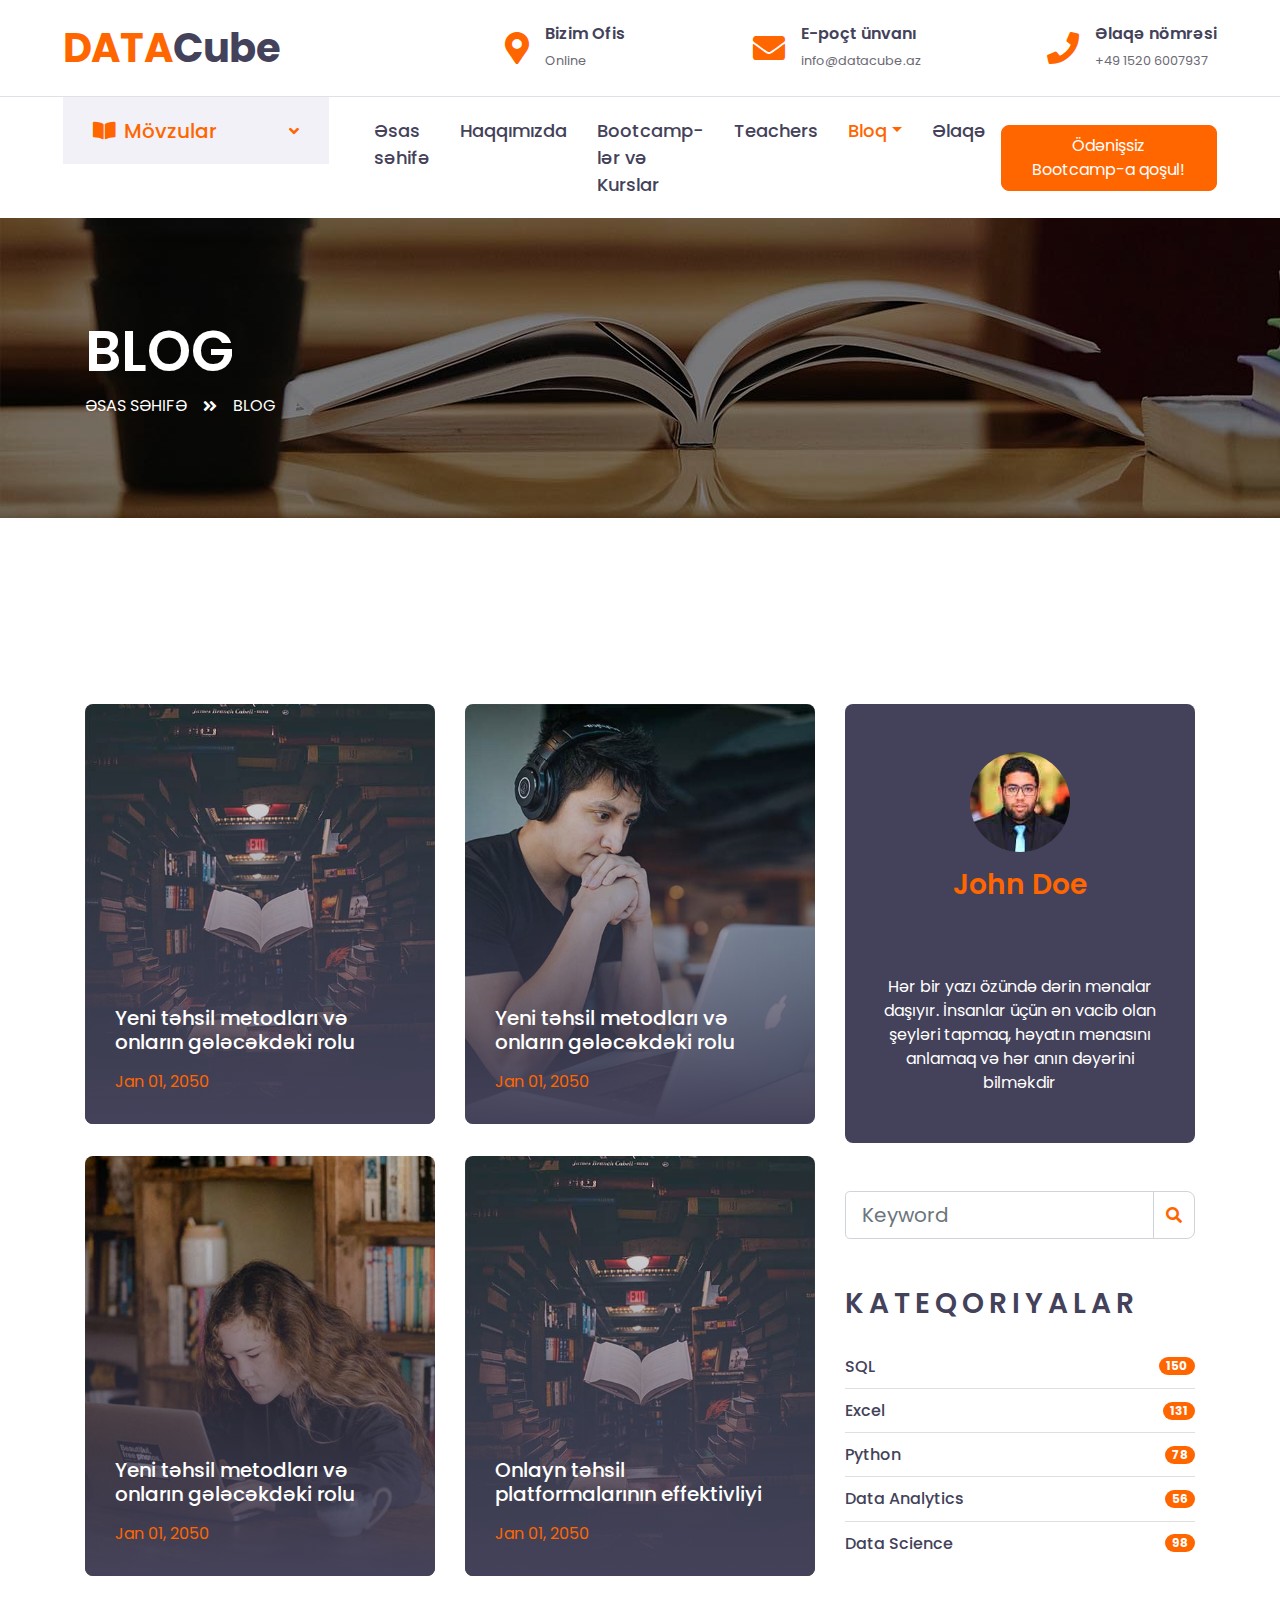
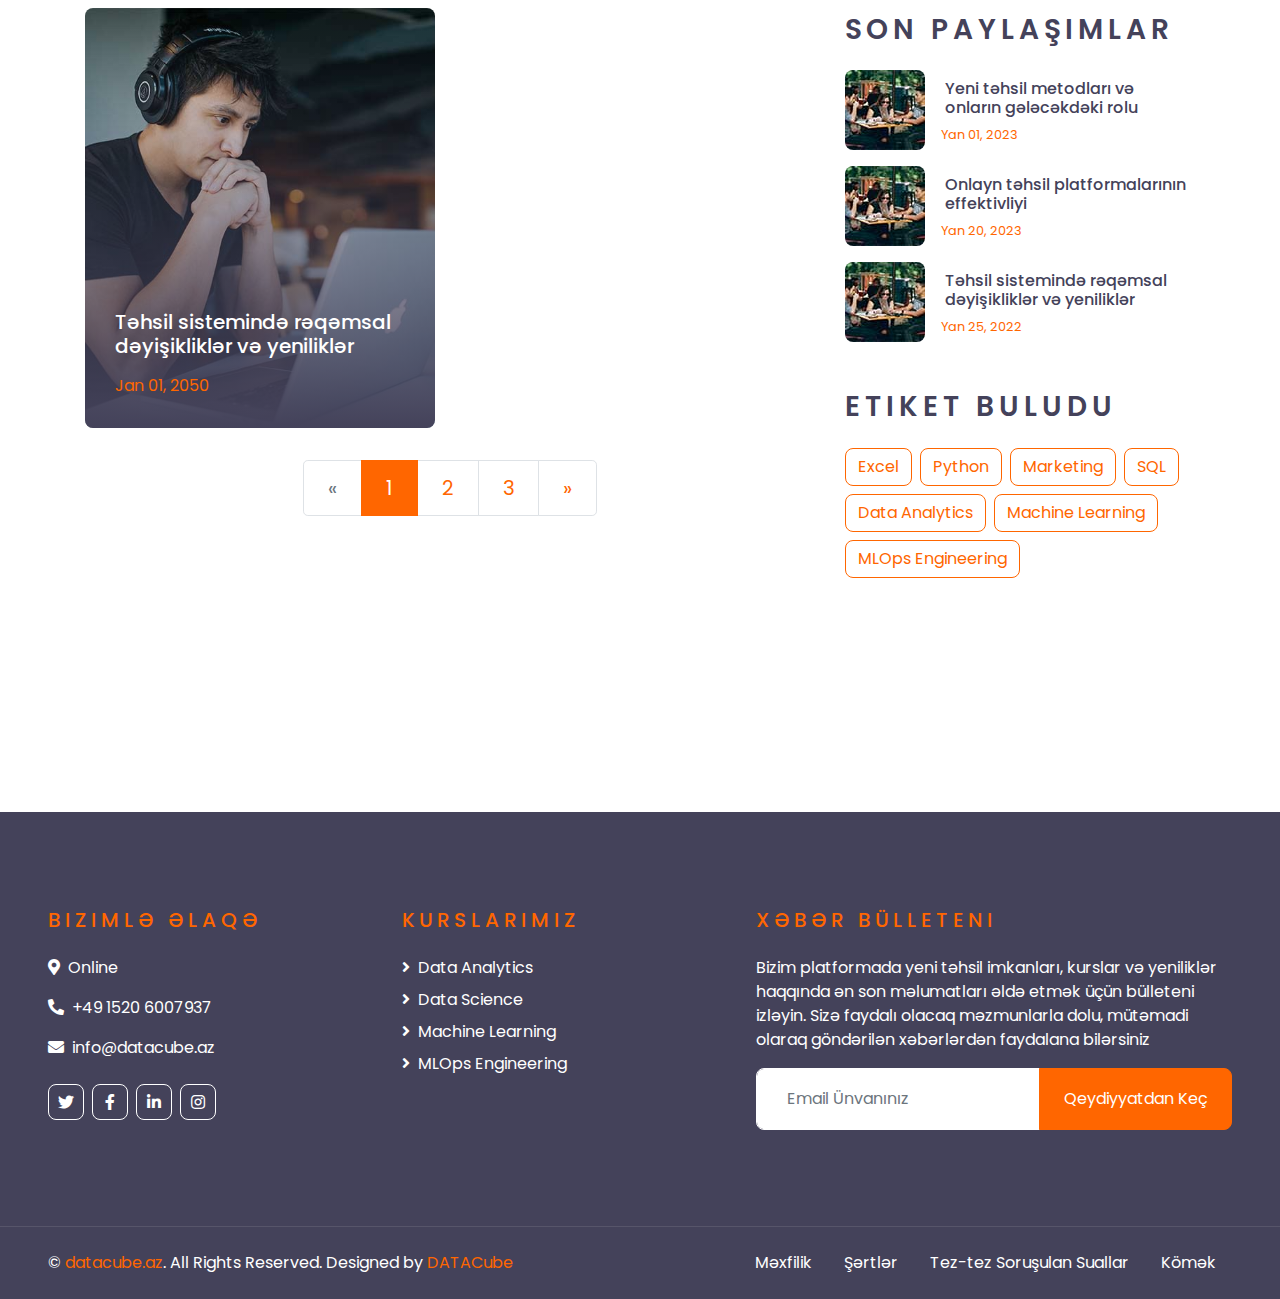
<file: blog.html>
<!DOCTYPE html>
<html lang="en">

<head>
    <meta charset="utf-8">
    <title>DATACube</title>
    <meta content="width=device-width, initial-scale=1.0" name="viewport">
    <meta content="Free HTML Templates" name="keywords">
    <meta content="Free HTML Templates" name="description">

    <!-- Favicon -->
    <link href="img/favicon.ico" rel="icon">

    <!-- Google Web Fonts -->
    <link rel="preconnect" href="https://fonts.gstatic.com">
    <link href="https://fonts.googleapis.com/css2?family=Poppins:wght@400;500;600;700&display=swap" rel="stylesheet"> 

    <!-- Font Awesome -->
    <link href="https://cdnjs.cloudflare.com/ajax/libs/font-awesome/5.10.0/css/all.min.css" rel="stylesheet">

    <!-- Libraries Stylesheet -->
    <link href="lib/owlcarousel/assets/owl.carousel.min.css" rel="stylesheet">

    <!-- Customized Bootstrap Stylesheet -->
    <link href="css/style.css" rel="stylesheet">
</head>

<body>



    <!-- Topbar Start -->
    <div class="container-fluid d-none d-lg-block">
        <div class="row align-items-center py-4 px-xl-5">
            <div class="col-lg-3">
                <a href="" class="text-decoration-none">
                    <h1 class="m-0"><span class="text-primary">DATA</span>Cube</h1>
                </a>
            </div>
            <div class="col-lg-3 text-right">
                <div class="d-inline-flex align-items-center">
                    <i class="fa fa-2x fa-map-marker-alt text-primary mr-3"></i>
                    <div class="text-left">
                        <h6 class="font-weight-semi-bold mb-1">Bizim Ofis</h6>
                        <small>Online</small>
                    </div>
                </div>
            </div>
            <div class="col-lg-3 text-right">
                <div class="d-inline-flex align-items-center">
                    <i class="fa fa-2x fa-envelope text-primary mr-3"></i>
                    <div class="text-left">
                        <h6 class="font-weight-semi-bold mb-1">E-poçt ünvanı</h6>
                        <small>info@datacube.az</small>
                    </div>
                </div>
            </div>
            <div class="col-lg-3 text-right">
                <div class="d-inline-flex align-items-center">
                    <i class="fa fa-2x fa-phone text-primary mr-3"></i>
                    <div class="text-left">
                        <h6 class="font-weight-semi-bold mb-1">Əlaqə nömrəsi</h6>
                        <small>+49 1520 6007937</small>
                    </div>
                </div>
            </div>
        </div>
    </div>
    <!-- Topbar End -->


    <!-- Navbar Start -->
    <div class="container-fluid">
        <div class="row border-top px-xl-5">
            <div class="col-lg-3 d-none d-lg-block">
                <a class="d-flex align-items-center justify-content-between bg-secondary w-100 text-decoration-none" data-toggle="collapse" href="#navbar-vertical" style="height: 67px; padding: 0 30px;">
                    <h5 class="text-primary m-0"><i class="fa fa-book-open mr-2"></i>Mövzular</h5>
                    <i class="fa fa-angle-down text-primary"></i>
                </a>
                <nav class="collapse position-absolute navbar navbar-vertical navbar-light align-items-start p-0 border border-top-0 border-bottom-0 bg-light" id="navbar-vertical" style="width: calc(100% - 30px); z-index: 9;">
                    <div class="navbar-nav w-100">
                        <div class="nav-item dropdown">
                            <a href="#" class="nav-link" data-toggle="dropdown">Data Analytics <i class="fa fa-angle-down float-right mt-1"></i></a>
                            <div class="dropdown-menu position-absolute bg-secondary border-0 rounded-0 w-100 m-0">
                                <a href="" class="dropdown-item">Excel</a>
                                <a href="" class="dropdown-item">Python</a>
                                <a href="" class="dropdown-item">SQL</a>
                            </div>
                        </div>
                        <a href="" class="nav-item nav-link">Data Science</a>
                        <a href="" class="nav-item nav-link">Machine Learning</a>
                        <a href="" class="nav-item nav-link">MLOps Engineering</a>
                    </div>
                </nav>
            </div>
            <div class="col-lg-9">
                <nav class="navbar navbar-expand-lg bg-light navbar-light py-3 py-lg-0 px-0">
                    <a href="" class="text-decoration-none d-block d-lg-none">
                        <h1 class="m-0"><span class="text-primary">DATA</span>Cube</h1>
                    </a>
                    <button type="button" class="navbar-toggler" data-toggle="collapse" data-target="#navbarCollapse">
                        <span class="navbar-toggler-icon"></span>
                    </button>
                    <div class="collapse navbar-collapse justify-content-between" id="navbarCollapse">
                        <div class="navbar-nav py-0">
                            <a href="index.html" class="nav-item nav-link">Əsas səhifə</a>
                            <a href="about.html" class="nav-item nav-link">Haqqımızda</a>
                            <a href="course.html" class="nav-item nav-link">Bootcamp-lər və Kurslar</a>
                            <a href="teacher.html" class="nav-item nav-link">Teachers</a>
                            <div class="nav-item dropdown">
                                <a href="#" class="nav-link dropdown-toggle active" data-toggle="dropdown">Bloq</a>
                                <div class="dropdown-menu rounded-0 m-0">
                                    <a href="blog.html" class="dropdown-item active">Bloq siyahısı</a>
                                    <a href="single.html" class="dropdown-item">Bloq detayı</a>
                                </div>
                            </div>
                            <a href="contact.html" class="nav-item nav-link">Əlaqə</a>
                        </div>
                        <a class="btn btn-primary py-2 px-4 ml-auto d-none d-lg-block" href="login.html">Ödənişsiz Bootcamp-a qoşul!</a>

                    </div>
                </nav>
            </div>
        </div>
    </div>
    <!-- Navbar End -->


    <!-- Header Start -->
    <div class="container-fluid page-header" style="margin-bottom: 90px;">
        <div class="container">
            <div class="d-flex flex-column justify-content-center" style="min-height: 300px">
                <h3 class="display-4 text-white text-uppercase">Blog</h3>
                <div class="d-inline-flex text-white">
                    <p class="m-0 text-uppercase"><a class="text-white" href="">Əsas səhifə</a></p>
                    <i class="fa fa-angle-double-right pt-1 px-3"></i>
                    <p class="m-0 text-uppercase">Blog</p>
                </div>
            </div>
        </div>
    </div>
    <!-- Header End -->


    <!-- Blog Start -->
    <div class="container-fluid py-5">
        <div class="container py-5">
            <div class="row">
                <div class="col-lg-8">
                    <div class="row pb-3">
                        <div class="col-lg-6 mb-4">
                            <div class="blog-item position-relative overflow-hidden rounded mb-2">
                                <img class="img-fluid" src="img/blog-1.jpg" alt="">
                                <a class="blog-overlay text-decoration-none" href="">
                                    <h5 class="text-white mb-3">Yeni təhsil metodları və onların gələcəkdəki rolu</h5>              
                                      <p class="text-primary m-0">Jan 01, 2050</p>
                                </a>
                            </div>
                        </div>


                        <div class="col-lg-6 mb-4">
                            <div class="blog-item position-relative overflow-hidden rounded mb-2">
                                <img class="img-fluid" src="img/blog-2.jpg" alt="">
                                <a class="blog-overlay text-decoration-none" href="">
                                    <h5 class="text-white mb-3">Yeni təhsil metodları və onların gələcəkdəki rolu</h5>                                    <p class="text-primary m-0">Jan 01, 2050</p>
                                </a>
                            </div>
                        </div>



                        <div class="col-lg-6 mb-4">
                            <div class="blog-item position-relative overflow-hidden rounded mb-2">
                                <img class="img-fluid" src="img/blog-3.jpg" alt="">
                                <a class="blog-overlay text-decoration-none" href="">
                                    <h5 class="text-white mb-3">Yeni təhsil metodları və onların gələcəkdəki rolu</h5>
                                <p class="text-primary m-0">Jan 01, 2050</p>
                                </a>
                            </div>
                        </div>


                        <div class="col-lg-6 mb-4">
                            <div class="blog-item position-relative overflow-hidden rounded mb-2">
                                <img class="img-fluid" src="img/blog-1.jpg" alt="">
                                <a class="blog-overlay text-decoration-none" href="">
                                    <h5 class="text-white mb-3">Onlayn təhsil platformalarının effektivliyi</h5>
                                    <p class="text-primary m-0">Jan 01, 2050</p>
                                </a>
                            </div>
                        </div>



                        <div class="col-lg-6 mb-4">
                            <div class="blog-item position-relative overflow-hidden rounded mb-2">
                                <img class="img-fluid" src="img/blog-2.jpg" alt="">
                                <a class="blog-overlay text-decoration-none" href="">
                                    <h5 class="text-white mb-3">Təhsil sistemində rəqəmsal dəyişikliklər və yeniliklər</h5>
                                    <p class="text-primary m-0">Jan 01, 2050</p>
                                </a>
                            </div>
                        </div>



                        <div class="col-12">
                            <nav aria-label="Page navigation">
                                <ul class="pagination pagination-lg justify-content-center mb-0">
                                  <li class="page-item disabled">
                                    <a class="page-link" href="#" aria-label="Previous">
                                      <span aria-hidden="true">&laquo;</span>
                                      <span class="sr-only">Previous</span>
                                    </a>
                                  </li>
                                  <li class="page-item active"><a class="page-link" href="#">1</a></li>
                                  <li class="page-item"><a class="page-link" href="#">2</a></li>
                                  <li class="page-item"><a class="page-link" href="#">3</a></li>
                                  <li class="page-item">
                                    <a class="page-link" href="#" aria-label="Next">
                                      <span aria-hidden="true">&raquo;</span>
                                      <span class="sr-only">Next</span>
                                    </a>
                                  </li>
                                </ul>
                              </nav>
                        </div>
                    </div>
                </div>
    
                <div class="col-lg-4 mt-5 mt-lg-0">
                    <!-- Author Bio -->
                    <div class="d-flex flex-column text-center bg-dark rounded mb-5 py-5 px-4">
                        <img src="img/user.jpg" class="img-fluid rounded-circle mx-auto mb-3" style="width: 100px;">
                        <h3 class="text-primary mb-3">John Doe</h3>
                        <h3 class="text-uppercase mb-4" style="letter-spacing: 5px;">Etiket Buludu</h3>
                        <p class="text-white m-0">Hər bir yazı özündə dərin mənalar daşıyır. İnsanlar üçün ən vacib olan şeyləri tapmaq, həyatın mənasını anlamaq və hər anın dəyərini bilməkdir</p>
                    </div>
    
                    <!-- Search Form -->
                    <div class="mb-5">
                        <form action="">
                            <div class="input-group">
                                <input type="text" class="form-control form-control-lg" placeholder="Keyword">
                                <div class="input-group-append">
                                    <span class="input-group-text bg-transparent text-primary"><i
                                            class="fa fa-search"></i></span>
                                </div>
                            </div>
                        </form>
                    </div>
    
                    <!-- Category List -->



                    <div class="mb-5">
                        <h3 class="text-uppercase mb-4" style="letter-spacing: 5px;">Kateqoriyalar</h3>
                        <ul class="list-group list-group-flush">
                            <li class="list-group-item d-flex justify-content-between align-items-center px-0">
                                <a href="" class="text-decoration-none h6 m-0">SQL</a>
                                <span class="badge badge-primary badge-pill">150</span>
                            </li>
                            <li class="list-group-item d-flex justify-content-between align-items-center px-0">
                                <a href="" class="text-decoration-none h6 m-0">Excel</a>
                                <span class="badge badge-primary badge-pill">131</span>
                            </li>
                            <li class="list-group-item d-flex justify-content-between align-items-center px-0">
                                <a href="" class="text-decoration-none h6 m-0">Python</a>
                                <span class="badge badge-primary badge-pill">78</span>
                            </li>
                            <li class="list-group-item d-flex justify-content-between align-items-center px-0">
                                <a href="" class="text-decoration-none h6 m-0">Data Analytics</a>
                                <span class="badge badge-primary badge-pill">56</span>
                            </li>
                            <li class="list-group-item d-flex justify-content-between align-items-center px-0">
                                <a href="" class="text-decoration-none h6 m-0">Data Science</a>
                                <span class="badge badge-primary badge-pill">98</span>
                            </li>
                        </ul>
                    </div>
    
                    <!-- Recent Post -->



                    <div class="mb-5">
                        <h3 class="text-uppercase mb-4" style="letter-spacing: 5px;">Son Paylaşımlar</h3>
                        <a class="d-flex align-items-center text-decoration-none mb-3" href="">
                            <img class="img-fluid rounded" src="img/blog-80x80.jpg" alt="">
                            <div class="pl-3">
                                <h6 class="m-1">Yeni təhsil metodları və onların gələcəkdəki rolu</h6>
                                <small>Yan 01, 2023</small>
                            </div>
                        </a>
                        <a class="d-flex align-items-center text-decoration-none mb-3" href="">
                            <img class="img-fluid rounded" src="img/blog-80x80.jpg" alt="">
                            <div class="pl-3">
                                <h6 class="m-1">Onlayn təhsil platformalarının effektivliyi</h6>
                                <small>Yan 20, 2023</small>
                            </div>
                        </a>
                        <a class="d-flex align-items-center text-decoration-none mb-3" href="">
                            <img class="img-fluid rounded" src="img/blog-80x80.jpg" alt="">
                            <div class="pl-3">
                                <h6 class="m-1">Təhsil sistemində rəqəmsal dəyişikliklər və yeniliklər</h6>
                                <small>Yan 25, 2022</small>
                            </div>
                        </a>
                    </div>
    
                    <!-- Tag Cloud -->
                    <div class="mb-5">
                        <h3 class="text-uppercase mb-4" style="letter-spacing: 5px;">Etiket Buludu</h3>
                        <div class="d-flex flex-wrap m-n1">
                            <a href="" class="btn btn-outline-primary m-1">Excel</a>
                            <a href="" class="btn btn-outline-primary m-1">Python</a>
                            <a href="" class="btn btn-outline-primary m-1">Marketing</a>
                            <a href="" class="btn btn-outline-primary m-1">SQL</a>
                            <a href="" class="btn btn-outline-primary m-1">Data Analytics</a>
                            <a href="" class="btn btn-outline-primary m-1">Machine Learning</a>
                            <a href="" class="btn btn-outline-primary m-1">MLOps Engineering</a>
                        </div>
                    </div>
                </div>
            </div>
        </div>
    </div>
    <!-- Blog End -->


    <!-- Footer Start -->
    <div class="container-fluid bg-dark text-white py-5 px-sm-3 px-lg-5" style="margin-top: 90px;">
        <div class="row pt-5">
            <div class="col-lg-7 col-md-12">
                <div class="row">
                    <div class="col-md-6 mb-5">
                        <h5 class="text-primary text-uppercase mb-4" style="letter-spacing: 5px;">Bizimlə Əlaqə</h5>
                        <p><i class="fa fa-map-marker-alt mr-2"></i>Online</p>
                        <p><i class="fa fa-phone-alt mr-2"></i>+49 1520 6007937</p>
                        <p><i class="fa fa-envelope mr-2"></i>info@datacube.az</p>
                        <div class="d-flex justify-content-start mt-4">
                            <a class="btn btn-outline-light btn-square mr-2" href="#"><i class="fab fa-twitter"></i></a>
                            <a class="btn btn-outline-light btn-square mr-2" href="#"><i class="fab fa-facebook-f"></i></a>
                            <a class="btn btn-outline-light btn-square mr-2" href="#"><i class="fab fa-linkedin-in"></i></a>
                            <a class="btn btn-outline-light btn-square" href="#"><i class="fab fa-instagram"></i></a>
                        </div>
                    </div>
                    <div class="col-md-6 mb-5">
                        <h5 class="text-primary text-uppercase mb-4" style="letter-spacing: 5px;">Kurslarımız</h5>
                        <div class="d-flex flex-column justify-content-start">
                            <a class="text-white mb-2" href="#"><i class="fa fa-angle-right mr-2"></i>Data Analytics </a>
                            <a class="text-white mb-2" href="#"><i class="fa fa-angle-right mr-2"></i>Data Science</a>
                            <a class="text-white mb-2" href="#"><i class="fa fa-angle-right mr-2"></i>Machine Learning</a>
                            <a class="text-white mb-2" href="#"><i class="fa fa-angle-right mr-2"></i>MLOps Engineering</a>
                        </div>
                    </div>
                </div>
            </div>
            <div class="col-lg-5 col-md-12 mb-5">
                <h5 class="text-primary text-uppercase mb-4" style="letter-spacing: 5px;">Xəbər bülleteni</h5>
                <p>Bizim platformada yeni təhsil imkanları, kurslar və yeniliklər haqqında ən son məlumatları əldə etmək üçün bülleteni izləyin. Sizə faydalı olacaq məzmunlarla dolu, mütəmadi olaraq göndərilən xəbərlərdən faydalana bilərsiniz</p>
                <div class="w-100">
                    <div class="input-group">
                        <input type="text" class="form-control border-light" style="padding: 30px;" placeholder="Email Ünvanınız">
                        <div class="input-group-append">
                            <button class="btn btn-primary px-4">Qeydiyyatdan Keç</button>
                        </div>
                    </div>
                </div>
            </div>
        </div>
    </div>
    <div class="container-fluid bg-dark text-white border-top py-4 px-sm-3 px-md-5" style="border-color: rgba(256, 256, 256, .1) !important;">
        <div class="row">
            <div class="col-lg-6 text-center text-md-left mb-3 mb-md-0">
                <p class="m-0 text-white">&copy; <a href="#">datacube.az</a>. All Rights Reserved. Designed by <a href="datacube.az">DATACube</a>
                </p>
            </div>
            <div class="col-lg-6 text-center text-md-right">
                <ul class="nav d-inline-flex">
                    <li class="nav-item">
                        <a class="nav-link text-white py-0" href="#">Məxfilik</a>
                    </li>
                    <li class="nav-item">
                        <a class="nav-link text-white py-0" href="#">Şərtlər</a>
                    </li>
                    <li class="nav-item">
                        <a class="nav-link text-white py-0" href="#">Tez-tez Soruşulan Suallar</a>
                    </li>
                    <li class="nav-item">
                        <a class="nav-link text-white py-0" href="#">Kömək</a>
                    </li>
                </ul>
            </div>
        </div>
    </div>
    <!-- Footer End -->

    <!-- Back to Top -->
    <a href="#" class="btn btn-lg btn-primary btn-lg-square back-to-top"><i class="fa fa-angle-double-up"></i></a>


    <!-- JavaScript Libraries -->
    <script src="https://code.jquery.com/jquery-3.4.1.min.js"></script>
    <script src="https://stackpath.bootstrapcdn.com/bootstrap/4.4.1/js/bootstrap.bundle.min.js"></script>
    <script src="lib/easing/easing.min.js"></script>
    <script src="lib/owlcarousel/owl.carousel.min.js"></script>

    <!-- Contact Javascript File -->
    <script src="mail/jqBootstrapValidation.min.js"></script>
    <script src="mail/contact.js"></script>

    <!-- Template Javascript -->
    <script src="js/main.js"></script>
</body>

</html>
</file>
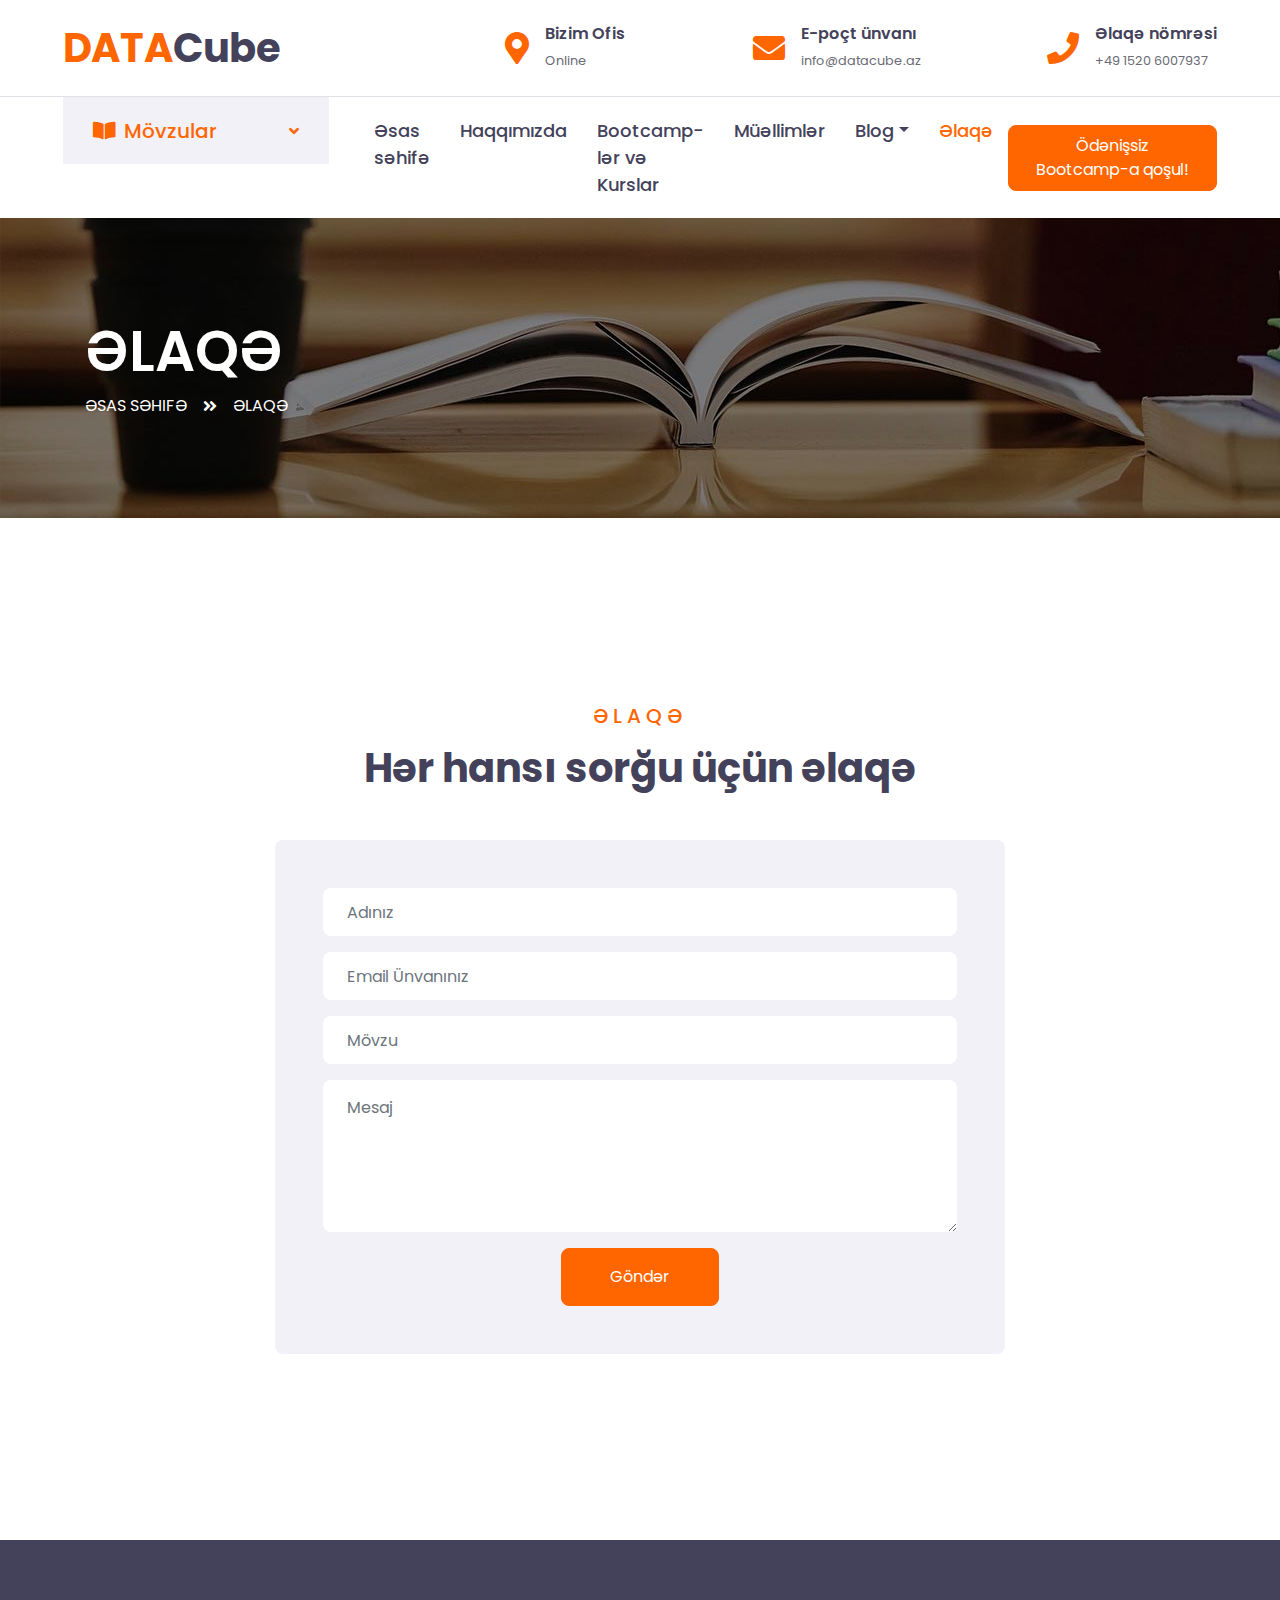
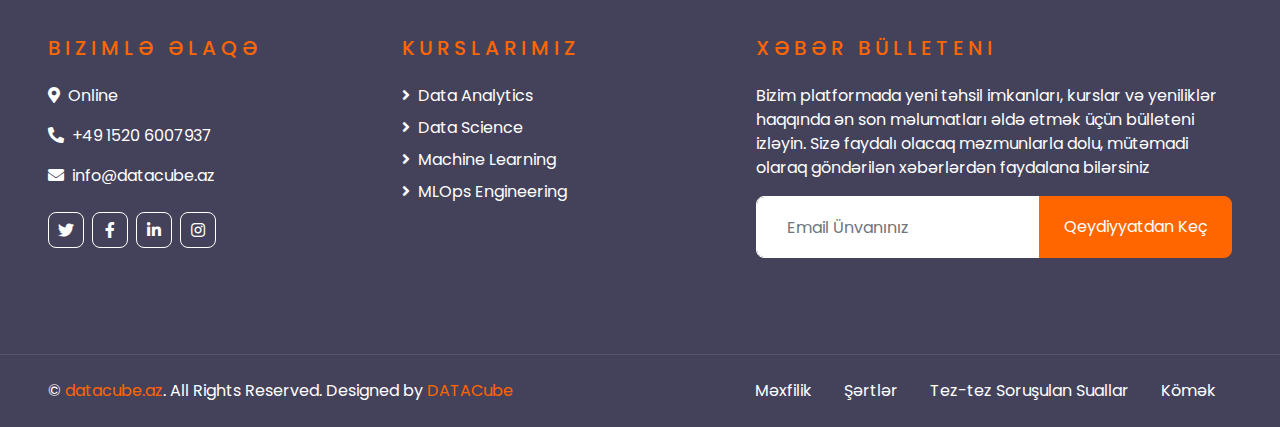
<file: contact.html>
<!DOCTYPE html>
<html lang="en">

<head>
    <meta charset="utf-8">
    <title>DATACube</title>
    <meta content="width=device-width, initial-scale=1.0" name="viewport">
    <meta content="Free HTML Templates" name="keywords">
    <meta content="Free HTML Templates" name="description">

    <!-- Favicon -->
    <link href="img/favicon.ico" rel="icon">

    <!-- Google Web Fonts -->
    <link rel="preconnect" href="https://fonts.gstatic.com">
    <link href="https://fonts.googleapis.com/css2?family=Poppins:wght@400;500;600;700&display=swap" rel="stylesheet"> 

    <!-- Font Awesome -->
    <link href="https://cdnjs.cloudflare.com/ajax/libs/font-awesome/5.10.0/css/all.min.css" rel="stylesheet">

    <!-- Libraries Stylesheet -->
    <link href="lib/owlcarousel/assets/owl.carousel.min.css" rel="stylesheet">

    <!-- Customized Bootstrap Stylesheet -->
    <link href="css/style.css" rel="stylesheet">
</head>

<body>
    <!-- Topbar Start -->
    <div class="container-fluid d-none d-lg-block">
        <div class="row align-items-center py-4 px-xl-5">
            <div class="col-lg-3">
                <a href="" class="text-decoration-none">
                    <h1 class="m-0"><span class="text-primary">DATA</span>Cube</h1>
                </a>
            </div>
            <div class="col-lg-3 text-right">
                <div class="d-inline-flex align-items-center">
                    <i class="fa fa-2x fa-map-marker-alt text-primary mr-3"></i>
                    <div class="text-left">
                        <h6 class="font-weight-semi-bold mb-1">Bizim Ofis</h6>
                        <small>Online</small>
                    </div>
                </div>
            </div>
            <div class="col-lg-3 text-right">
                <div class="d-inline-flex align-items-center">
                    <i class="fa fa-2x fa-envelope text-primary mr-3"></i>
                    <div class="text-left">
                        <h6 class="font-weight-semi-bold mb-1">E-poçt ünvanı</h6>
                        <small>info@datacube.az</small>
                    </div>
                </div>
            </div>
            <div class="col-lg-3 text-right">
                <div class="d-inline-flex align-items-center">
                    <i class="fa fa-2x fa-phone text-primary mr-3"></i>
                    <div class="text-left">
                        <h6 class="font-weight-semi-bold mb-1">Əlaqə nömrəsi</h6>
                        <small>+49 1520 6007937</small>
                    </div>
                </div>
            </div>
        </div>
    </div>
    <!-- Topbar End -->


    <!-- Navbar Start -->
    <div class="container-fluid">
        <div class="row border-top px-xl-5">
            <div class="col-lg-3 d-none d-lg-block">
                <a class="d-flex align-items-center justify-content-between bg-secondary w-100 text-decoration-none" data-toggle="collapse" href="#navbar-vertical" style="height: 67px; padding: 0 30px;">
                    <h5 class="text-primary m-0"><i class="fa fa-book-open mr-2"></i>Mövzular</h5>
                    <i class="fa fa-angle-down text-primary"></i>
                </a>
                <nav class="collapse position-absolute navbar navbar-vertical navbar-light align-items-start p-0 border border-top-0 border-bottom-0 bg-light" id="navbar-vertical" style="width: calc(100% - 30px); z-index: 9;">
                    <div class="navbar-nav w-100">
                        <div class="nav-item dropdown">
                            <a href="#" class="nav-link" data-toggle="dropdown">Data Analytics <i class="fa fa-angle-down float-right mt-1"></i></a>
                            <div class="dropdown-menu position-absolute bg-secondary border-0 rounded-0 w-100 m-0">
                                <a href="" class="dropdown-item">Excel</a>
                                <a href="" class="dropdown-item">Python</a>
                                <a href="" class="dropdown-item">SQL</a>
                            </div>
                        </div>
                        <a href="" class="nav-item nav-link">Data Science</a>
                        <a href="" class="nav-item nav-link">Machine Learning</a>
                        <a href="" class="nav-item nav-link">MLOps Engineering</a>
                      
                    </div>
                </nav>
            </div>
            <div class="col-lg-9">
                <nav class="navbar navbar-expand-lg bg-light navbar-light py-3 py-lg-0 px-0">
                    <a href="" class="text-decoration-none d-block d-lg-none">
                        <h1 class="m-0"><span class="text-primary">DATA</span>Cube</h1>
                    </a>
                    <button type="button" class="navbar-toggler" data-toggle="collapse" data-target="#navbarCollapse">
                        <span class="navbar-toggler-icon"></span>
                    </button>
                    <div class="collapse navbar-collapse justify-content-between" id="navbarCollapse">
                        <div class="navbar-nav py-0">
                            <a href="index.html" class="nav-item nav-link">Əsas səhifə</a>
                            <a href="about.html" class="nav-item nav-link">Haqqımızda</a>
                            <a href="course.html" class="nav-item nav-link">Bootcamp-lər və Kurslar</a>
                            <a href="teacher.html" class="nav-item nav-link">Müəllimlər</a>
                            <div class="nav-item dropdown">
                                <a href="#" class="nav-link dropdown-toggle" data-toggle="dropdown">Blog</a>
                                <div class="dropdown-menu rounded-0 m-0">
                                    <a href="blog.html" class="dropdown-item">Blog siyahısı</a>
                                    <a href="single.html" class="dropdown-item">Blog detayı</a>
                                </div>
                            </div>
                            <a href="contact.html" class="nav-item nav-link active">Əlaqə</a>
                        </div>
                        <a class="btn btn-primary py-2 px-4 ml-auto d-none d-lg-block" href="login.html">Ödənişsiz Bootcamp-a qoşul!</a>

                    </div>
                </nav>
            </div>
        </div>
    </div>
    <!-- Navbar End -->


    <!-- Header Start -->
    <div class="container-fluid page-header" style="margin-bottom: 90px;">
        <div class="container">
            <div class="d-flex flex-column justify-content-center" style="min-height: 300px">
                <h3 class="display-4 text-white text-uppercase">Əlaqə</h3>
                <div class="d-inline-flex text-white">
                    <p class="m-0 text-uppercase"><a class="text-white" href="">Əsas səhifə</a></p>
                    <i class="fa fa-angle-double-right pt-1 px-3"></i>
                    <p class="m-0 text-uppercase">Əlaqə</p>
                </div>
            </div>
        </div>
    </div>
    <!-- Header End -->


    <!-- Contact Start -->
    <div class="container-fluid py-5">
        <div class="container py-5">
            <div class="text-center mb-5">
                <h5 class="text-primary text-uppercase mb-3" style="letter-spacing: 5px;">Əlaqə</h5>
                <h1>Hər hansı sorğu üçün əlaqə</h1>
            </div>
            <div class="row justify-content-center">
                <div class="col-lg-8">
                    <div class="contact-form bg-secondary rounded p-5">
                        <div id="success"></div>
                        <form name="sentMessage" id="contactForm" novalidate="novalidate">
                            <div class="control-group">
                                <input type="text" class="form-control border-0 p-4" id="name" placeholder="Adınız" required="required" data-validation-required-message="Zəhmət olmasa, adınızı daxil edin" />
                                <p class="help-block text-danger"></p>
                            </div>
                            <div class="control-group">
                                <input type="email" class="form-control border-0 p-4" id="email" placeholder="Email Ünvanınız" required="required" data-validation-required-message="Zəhmət olmasa, email ünvanınızı daxil edin" />
                                <p class="help-block text-danger"></p>
                            </div>
                            <div class="control-group">
                                <input type="text" class="form-control border-0 p-4" id="subject" placeholder="Mövzu" required="required" data-validation-required-message="Zəhmət olmasa, mövzunu daxil edin" />
                                <p class="help-block text-danger"></p>
                            </div>
                            <div class="control-group">
                                <textarea class="form-control border-0 py-3 px-4" rows="5" id="message" placeholder="Mesaj" required="required" data-validation-required-message="Zəhmət olmasa, mesajınızı daxil edin"></textarea>
                                <p class="help-block text-danger"></p>
                            </div>
                            <div class="text-center">
                                <button class="btn btn-primary py-3 px-5" type="submit" id="sendMessageButton">Göndər</button>
                            </div>
                        </form>
                    </div>
                </div>
            </div>
        </div>
    </div>
    <!-- Contact End -->


<!-- Footer Start -->
<div class="container-fluid bg-dark text-white py-5 px-sm-3 px-lg-5" style="margin-top: 90px;">
    <div class="row pt-5">
        <div class="col-lg-7 col-md-12">
            <div class="row">
                <div class="col-md-6 mb-5">
                    <h5 class="text-primary text-uppercase mb-4" style="letter-spacing: 5px;">Bizimlə Əlaqə</h5>
                    <p><i class="fa fa-map-marker-alt mr-2"></i>Online</p>
                    <p><i class="fa fa-phone-alt mr-2"></i>+49 1520 6007937</p>
                    <p><i class="fa fa-envelope mr-2"></i>info@datacube.az</p>
                    <div class="d-flex justify-content-start mt-4">
                        <a class="btn btn-outline-light btn-square mr-2" href="#"><i class="fab fa-twitter"></i></a>
                        <a class="btn btn-outline-light btn-square mr-2" href="#"><i class="fab fa-facebook-f"></i></a>
                        <a class="btn btn-outline-light btn-square mr-2" href="#"><i class="fab fa-linkedin-in"></i></a>
                        <a class="btn btn-outline-light btn-square" href="#"><i class="fab fa-instagram"></i></a>
                    </div>
                </div>
                <div class="col-md-6 mb-5">
                    <h5 class="text-primary text-uppercase mb-4" style="letter-spacing: 5px;">Kurslarımız</h5>
                    <div class="d-flex flex-column justify-content-start">
                        <a class="text-white mb-2" href="#"><i class="fa fa-angle-right mr-2"></i>Data Analytics </a>
                        <a class="text-white mb-2" href="#"><i class="fa fa-angle-right mr-2"></i>Data Science</a>
                        <a class="text-white mb-2" href="#"><i class="fa fa-angle-right mr-2"></i>Machine Learning</a>
                        <a class="text-white mb-2" href="#"><i class="fa fa-angle-right mr-2"></i>MLOps Engineering</a>
                    </div>
                </div>
            </div>
        </div>
        <div class="col-lg-5 col-md-12 mb-5">
            <h5 class="text-primary text-uppercase mb-4" style="letter-spacing: 5px;">Xəbər bülleteni</h5>
            <p>Bizim platformada yeni təhsil imkanları, kurslar və yeniliklər haqqında ən son məlumatları əldə etmək üçün bülleteni izləyin. Sizə faydalı olacaq məzmunlarla dolu, mütəmadi olaraq göndərilən xəbərlərdən faydalana bilərsiniz</p>
            <div class="w-100">
                <div class="input-group">
                    <input type="text" class="form-control border-light" style="padding: 30px;" placeholder="Email Ünvanınız">
                    <div class="input-group-append">
                        <button class="btn btn-primary px-4">Qeydiyyatdan Keç</button>
                    </div>
                </div>
            </div>
        </div>
    </div>
</div>
<div class="container-fluid bg-dark text-white border-top py-4 px-sm-3 px-md-5" style="border-color: rgba(256, 256, 256, .1) !important;">
    <div class="row">
        <div class="col-lg-6 text-center text-md-left mb-3 mb-md-0">
            <p class="m-0 text-white">&copy; <a href="#">datacube.az</a>. All Rights Reserved. Designed by <a href="datacube.az">DATACube</a>
            </p>
        </div>
        <div class="col-lg-6 text-center text-md-right">
            <ul class="nav d-inline-flex">
                <li class="nav-item">
                    <a class="nav-link text-white py-0" href="#">Məxfilik</a>
                </li>
                <li class="nav-item">
                    <a class="nav-link text-white py-0" href="#">Şərtlər</a>
                </li>
                <li class="nav-item">
                    <a class="nav-link text-white py-0" href="#">Tez-tez Soruşulan Suallar</a>
                </li>
                <li class="nav-item">
                    <a class="nav-link text-white py-0" href="#">Kömək</a>
                </li>
            </ul>
        </div>
    </div>
</div>
<!-- Footer End -->


    <!-- Back to Top -->
    <a href="#" class="btn btn-lg btn-primary btn-lg-square back-to-top"><i class="fa fa-angle-double-up"></i></a>


    <!-- JavaScript Libraries -->
    <script src="https://code.jquery.com/jquery-3.4.1.min.js"></script>
    <script src="https://stackpath.bootstrapcdn.com/bootstrap/4.4.1/js/bootstrap.bundle.min.js"></script>
    <script src="lib/easing/easing.min.js"></script>
    <script src="lib/owlcarousel/owl.carousel.min.js"></script>

    <!-- Contact Javascript File -->
    <script src="mail/jqBootstrapValidation.min.js"></script>
    <script src="mail/contact.js"></script>

    <!-- Template Javascript -->
    <script src="js/main.js"></script>
</body>

</html>
</file>
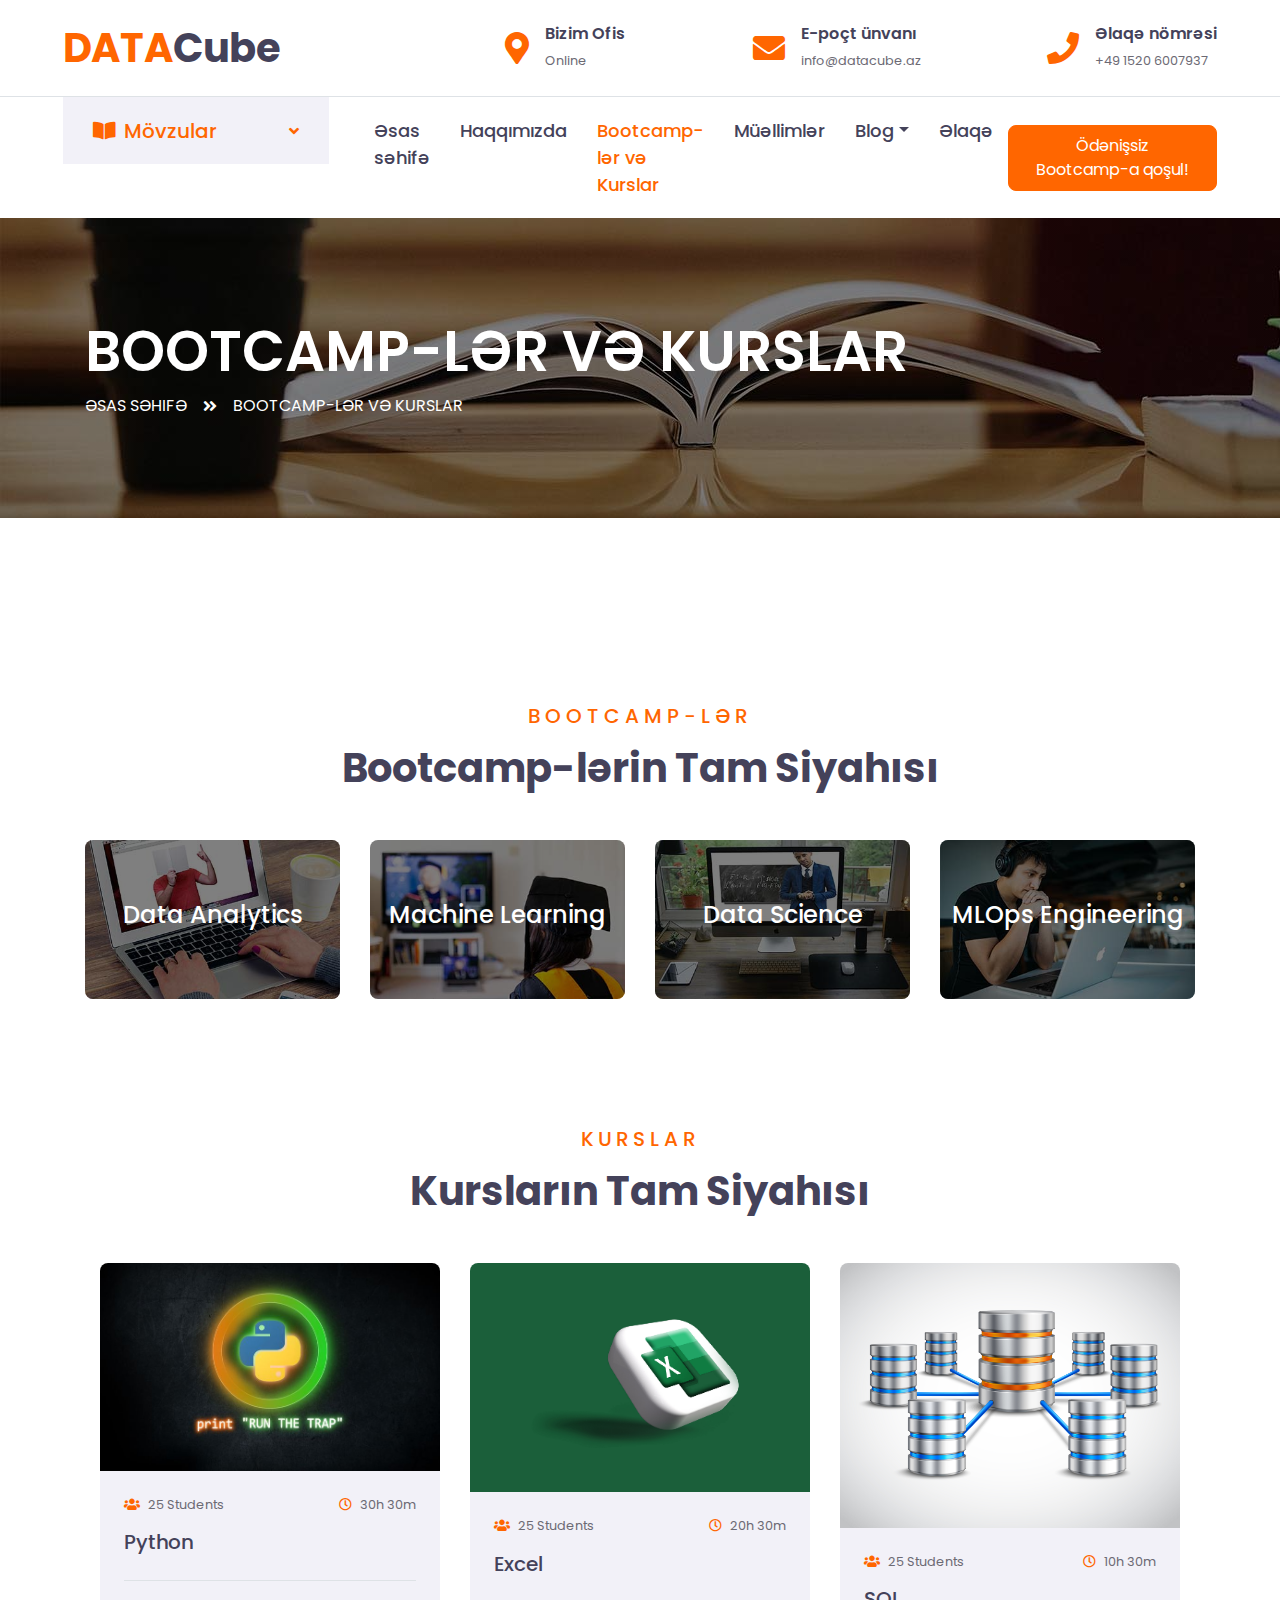
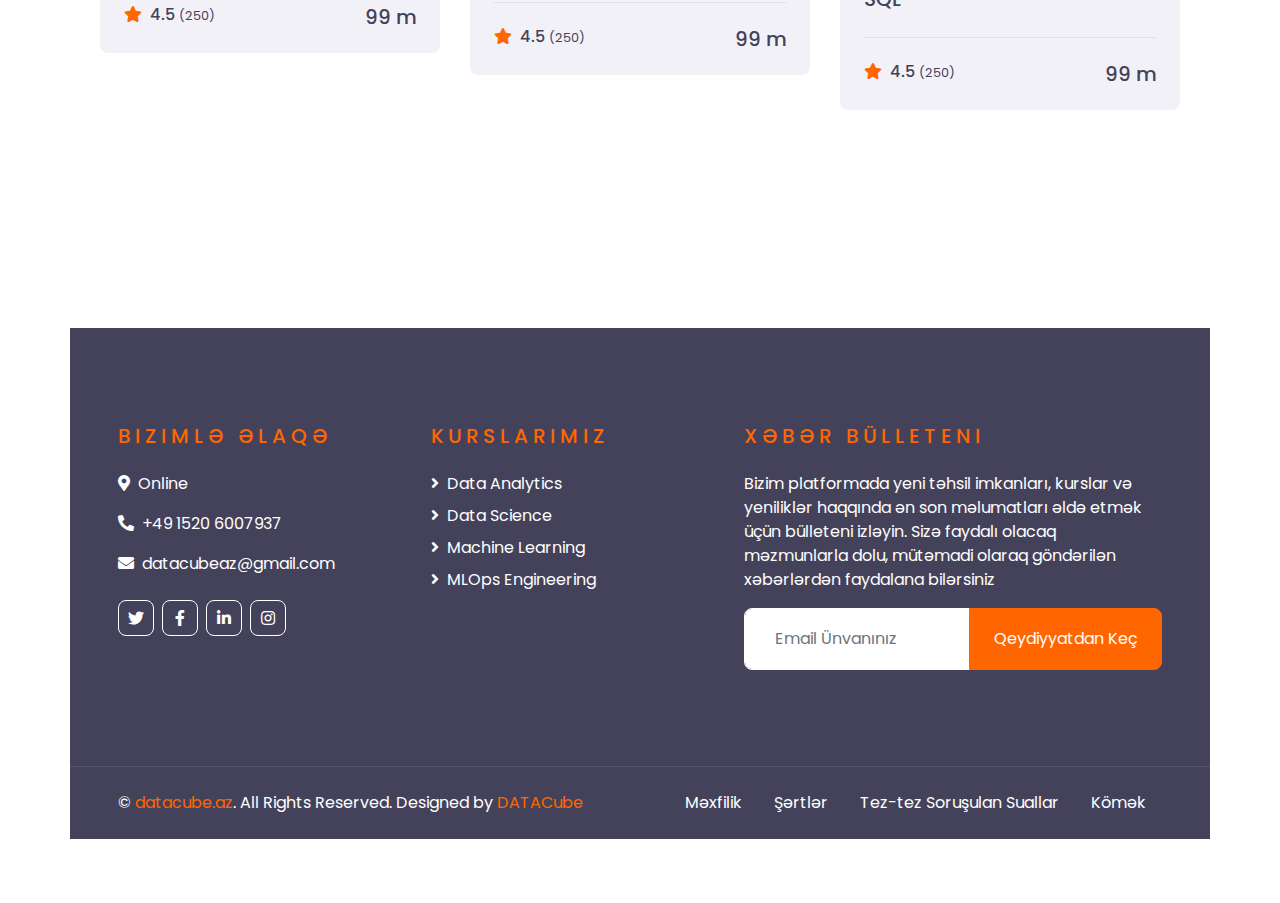
<file: course.html>
<!DOCTYPE html>
<html lang="en">

<head>
    <meta charset="utf-8">
    <title>DATACube</title>
    <meta content="width=device-width, initial-scale=1.0" name="viewport">
    <meta content="Free HTML Templates" name="keywords">
    <meta content="Free HTML Templates" name="description">

    <!-- Favicon -->
    <link href="img/favicon.ico" rel="icon">

    <!-- Google Web Fonts -->
    <link rel="preconnect" href="https://fonts.gstatic.com">
    <link href="https://fonts.googleapis.com/css2?family=Poppins:wght@400;500;600;700&display=swap" rel="stylesheet"> 

    <!-- Font Awesome -->
    <link href="https://cdnjs.cloudflare.com/ajax/libs/font-awesome/5.10.0/css/all.min.css" rel="stylesheet">

    <!-- Libraries Stylesheet -->
    <link href="lib/owlcarousel/assets/owl.carousel.min.css" rel="stylesheet">

    <!-- Customized Bootstrap Stylesheet -->
    <link href="css/style.css" rel="stylesheet">
</head>

<body>
    <!-- Topbar Start -->
    <div class="container-fluid d-none d-lg-block">
        <div class="row align-items-center py-4 px-xl-5">
            <div class="col-lg-3">
                <a href="" class="text-decoration-none">
                    <h1 class="m-0"><span class="text-primary">DATA</span>Cube</h1>
                </a>
            </div>
            <div class="col-lg-3 text-right">
                <div class="d-inline-flex align-items-center">
                    <i class="fa fa-2x fa-map-marker-alt text-primary mr-3"></i>
                    <div class="text-left">
                        <h6 class="font-weight-semi-bold mb-1">Bizim Ofis</h6>
                        <small>Online</small>
                    </div>
                </div>
            </div>
            <div class="col-lg-3 text-right">
                <div class="d-inline-flex align-items-center">
                    <i class="fa fa-2x fa-envelope text-primary mr-3"></i>
                    <div class="text-left">
                        <h6 class="font-weight-semi-bold mb-1">E-poçt ünvanı</h6>
                        <small>info@datacube.az</small>
                    </div>
                </div>
            </div>
            <div class="col-lg-3 text-right">
                <div class="d-inline-flex align-items-center">
                    <i class="fa fa-2x fa-phone text-primary mr-3"></i>
                    <div class="text-left">
                        <h6 class="font-weight-semi-bold mb-1">Əlaqə nömrəsi</h6>
                        <small>+49 1520 6007937</small>
                    </div>
                </div>
            </div>
        </div>
    </div>
    <!-- Topbar End -->


    <!-- Navbar Start -->
    <div class="container-fluid">
        <div class="row border-top px-xl-5">
            <div class="col-lg-3 d-none d-lg-block">
                <a class="d-flex align-items-center justify-content-between bg-secondary w-100 text-decoration-none" data-toggle="collapse" href="#navbar-vertical" style="height: 67px; padding: 0 30px;">
                    <h5 class="text-primary m-0"><i class="fa fa-book-open mr-2"></i>Mövzular</h5>
                    <i class="fa fa-angle-down text-primary"></i>
                </a>
                <nav class="collapse position-absolute navbar navbar-vertical navbar-light align-items-start p-0 border border-top-0 border-bottom-0 bg-light" id="navbar-vertical" style="width: calc(100% - 30px); z-index: 9;">
                    <div class="navbar-nav w-100">
                        <div class="nav-item dropdown">
                            <a href="#" class="nav-link" data-toggle="dropdown">Data Analytics <i class="fa fa-angle-down float-right mt-1"></i></a>
                            <div class="dropdown-menu position-absolute bg-secondary border-0 rounded-0 w-100 m-0">
                                <a href="" class="dropdown-item">Excel</a>
                                <a href="" class="dropdown-item">Python</a>
                                <a href="" class="dropdown-item">SQL</a>
                            </div>
                        </div>
                        <a href="" class="nav-item nav-link">Data Science</a>
                        <a href="" class="nav-item nav-link">Machine Learning</a>
                        <a href="" class="nav-item nav-link">MLOps Engineering</a>
                   
                    </div>
                </nav>
            </div>
            <div class="col-lg-9">
                <nav class="navbar navbar-expand-lg bg-light navbar-light py-3 py-lg-0 px-0">
                    <a href="" class="text-decoration-none d-block d-lg-none">
                        <h1 class="m-0"><span class="text-primary">DATA</span>Cube</h1>
                    </a>
                    <button type="button" class="navbar-toggler" data-toggle="collapse" data-target="#navbarCollapse">
                        <span class="navbar-toggler-icon"></span>
                    </button>
                    <div class="collapse navbar-collapse justify-content-between" id="navbarCollapse">
                        <div class="navbar-nav py-0">
                            <a href="index.html" class="nav-item nav-link">Əsas səhifə</a>
                            <a href="about.html" class="nav-item nav-link">Haqqımızda</a>
                            <a href="course.html" class="nav-item nav-link active">Bootcamp-lər və Kurslar</a>
                            <a href="teacher.html" class="nav-item nav-link">Müəllimlər</a>
                            <div class="nav-item dropdown">
                                <a href="#" class="nav-link dropdown-toggle" data-toggle="dropdown">Blog</a>
                                <div class="dropdown-menu rounded-0 m-0">
                                    <a href="blog.html" class="dropdown-item">Bloq siyahısı</a>
                                    <a href="single.html" class="dropdown-item">Bloq detayı</a>
                                </div>
                            </div>
                            <a href="contact.html" class="nav-item nav-link">Əlaqə</a>
                        </div>
                        <a class="btn btn-primary py-2 px-4 ml-auto d-none d-lg-block" href="login.html">Ödənişsiz Bootcamp-a qoşul!</a>
                    </div>
                </nav>
            </div>
        </div>
    </div>
    <!-- Navbar End -->


    <!-- Header Start -->
    <div class="container-fluid page-header" style="margin-bottom: 90px;">
        <div class="container">
            <div class="d-flex flex-column justify-content-center" style="min-height: 300px">
                <h3 class="display-4 text-white text-uppercase">Bootcamp-lər və Kurslar</h3>
                <div class="d-inline-flex text-white">
                    <p class="m-0 text-uppercase"><a class="text-white" href="">Əsas səhifə</a></p>
                    <i class="fa fa-angle-double-right pt-1 px-3"></i>
                    <p class="m-0 text-uppercase">Bootcamp-lər və Kurslar</p>
                </div>
            </div>
        </div>
    </div>
    <!-- Header End -->






    <!-- Bootcamp Start -->
    <div class="container-fluid py-5">
        <div class="container pt-5 pb-3">
            <div class="text-center mb-5">
                <h5 class="text-primary text-uppercase mb-3" style="letter-spacing: 5px;">Bootcamp-lər</h5>
                <h1>Bootcamp-lərin Tam Siyahısı</h1>

            </div>
            <div class="row">
                <div class="col-lg-3 col-md-6 mb-4">
                    <div class="cat-item position-relative overflow-hidden rounded mb-2">
                        <img class="img-fluid" src="img/cat-1.jpg" alt="">
                        <a class="cat-overlay text-white text-decoration-none" href="">
                            <h4 class="text-white font-weight-medium">Data Analytics</h4>
                            <!-- <span>100 Courses</span> -->
                        </a>
                    </div>
                </div>
                <div class="col-lg-3 col-md-6 mb-4">
                    <div class="cat-item position-relative overflow-hidden rounded mb-2">
                        <img class="img-fluid" src="img/cat-2.jpg" alt="">
                        <a class="cat-overlay text-white text-decoration-none" href="">
                            <h4 class="text-white font-weight-medium">Machine Learning</h4>
                            <!-- <span>100 Courses</span> -->
                        </a>
                    </div>
                </div>
                <div class="col-lg-3 col-md-6 mb-4">
                    <div class="cat-item position-relative overflow-hidden rounded mb-2">
                        <img class="img-fluid" src="img/cat-3.jpg" alt="">
                        <a class="cat-overlay text-white text-decoration-none" href="">
                            <h4 class="text-white font-weight-medium">Data Science</h4>
                            <!-- <span>100 Courses</span> -->
                        </a>
                    </div>
                </div>
        

                <div class="col-lg-3 col-md-6 mb-4">
                    <div class="cat-item position-relative overflow-hidden rounded mb-2">
                        <img class="img-fluid" src="img/cat-8.jpg" alt="">
                        <a class="cat-overlay text-white text-decoration-none" href="">
                            <h4 class="text-white font-weight-medium">MLOps Engineering</h4>
                            <!-- <span>100 Courses</span> -->
                        </a>
                    </div>
                </div>


    <!-- Bootcamp end -->




    <!-- Courses Start -->
    <div class="container-fluid py-5">
        <div class="container py-5">
            <div class="text-center mb-5">
                <h5 class="text-primary text-uppercase mb-3" style="letter-spacing: 5px;">Kurslar</h5>
                <h1>Kursların Tam Siyahısı</h1>
            </div>



                <div class="row">
                    <div class="col-lg-4 col-md-6 mb-4">
                        <div class="rounded overflow-hidden mb-2">
                            <img class="img-fluid" src="img/course-1.jpg" alt="">
                            <div class="bg-secondary p-4">
                                <div class="d-flex justify-content-between mb-3">
                                    <small class="m-0"><i class="fa fa-users text-primary mr-2"></i>25 Students</small>
                                    <small class="m-0"><i class="far fa-clock text-primary mr-2"></i>30h 30m</small>
                                </div>
                                <a class="h5" href="">Python</a>
                                <div class="border-top mt-4 pt-4">
                                    <div class="d-flex justify-content-between">
                                        <h6 class="m-0"><i class="fa fa-star text-primary mr-2"></i>4.5 <small>(250)</small></h6>
                                        <h5 class="m-0">99 m</h5>
                                    </div>
                                </div>
                            </div>
                        </div>
                    </div>
    
    
    
                    <div class="col-lg-4 col-md-6 mb-4">
                        <div class="rounded overflow-hidden mb-2">
                            <img class="img-fluid" src="img/course-2.jpg" alt="">
                            <div class="bg-secondary p-4">
                                <div class="d-flex justify-content-between mb-3">
                                    <small class="m-0"><i class="fa fa-users text-primary mr-2"></i>25 Students</small>
                                    <small class="m-0"><i class="far fa-clock text-primary mr-2"></i>20h 30m</small>
                                </div>
                                <a class="h5" href="">Excel</a>
                                <div class="border-top mt-4 pt-4">
                                    <div class="d-flex justify-content-between">
                                        <h6 class="m-0"><i class="fa fa-star text-primary mr-2"></i>4.5 <small>(250)</small></h6>
                                        <h5 class="m-0">99 m</h5>
                                    </div>
                                </div>
                            </div>
                        </div>
                    </div>
    
    

    
    
                    <div class="col-lg-4 col-md-6 mb-4">
                        <div class="rounded overflow-hidden mb-2">
                            <img class="img-fluid" src="img/course-3.jpg" alt="">
                            <div class="bg-secondary p-4">
                                <div class="d-flex justify-content-between mb-3">
                                    <small class="m-0"><i class="fa fa-users text-primary mr-2"></i>25 Students</small>
                                    <small class="m-0"><i class="far fa-clock text-primary mr-2"></i>10h 30m</small>
                                </div>
                                <a class="h5" href="">SQL</a>
                                <div class="border-top mt-4 pt-4">
                                    <div class="d-flex justify-content-between">
                                        <h6 class="m-0"><i class="fa fa-star text-primary mr-2"></i>4.5 <small>(250)</small></h6>
                                        <h5 class="m-0">99 m</h5>
                                    </div>
                                </div>
                            </div>
                        </div>
                    </div>
    
    
                </div>
            </div>
        </div>
        <!-- Courses End -->







  

    <!-- Footer Start -->
    <div class="container-fluid bg-dark text-white py-5 px-sm-3 px-lg-5" style="margin-top: 90px;">
        <div class="row pt-5">
            <div class="col-lg-7 col-md-12">
                <div class="row">
                    <div class="col-md-6 mb-5">
                        <h5 class="text-primary text-uppercase mb-4" style="letter-spacing: 5px;">Bizimlə Əlaqə</h5>
                        <p><i class="fa fa-map-marker-alt mr-2"></i>Online</p>
                        <p><i class="fa fa-phone-alt mr-2"></i>+49 1520 6007937</p>
                        <p><i class="fa fa-envelope mr-2"></i>datacubeaz@gmail.com </p>
                        <div class="d-flex justify-content-start mt-4">
                            <a class="btn btn-outline-light btn-square mr-2" href="#"><i class="fab fa-twitter"></i></a>
                            <a class="btn btn-outline-light btn-square mr-2" href="#"><i class="fab fa-facebook-f"></i></a>
                            <a class="btn btn-outline-light btn-square mr-2" href="#"><i class="fab fa-linkedin-in"></i></a>
                            <a class="btn btn-outline-light btn-square" href="#"><i class="fab fa-instagram"></i></a>
                        </div>
                    </div>
                    <div class="col-md-6 mb-5">
                        <h5 class="text-primary text-uppercase mb-4" style="letter-spacing: 5px;">Kurslarımız</h5>
                        <div class="d-flex flex-column justify-content-start">
                            <a class="text-white mb-2" href="#"><i class="fa fa-angle-right mr-2"></i>Data Analytics </a>
                            <a class="text-white mb-2" href="#"><i class="fa fa-angle-right mr-2"></i>Data Science</a>
                            <a class="text-white mb-2" href="#"><i class="fa fa-angle-right mr-2"></i>Machine Learning</a>
                            <a class="text-white mb-2" href="#"><i class="fa fa-angle-right mr-2"></i>MLOps Engineering</a>
                        </div>
                    </div>
                </div>
            </div>
            <div class="col-lg-5 col-md-12 mb-5">
                <h5 class="text-primary text-uppercase mb-4" style="letter-spacing: 5px;">Xəbər bülleteni</h5>
                <p>Bizim platformada yeni təhsil imkanları, kurslar və yeniliklər haqqında ən son məlumatları əldə etmək üçün bülleteni izləyin. Sizə faydalı olacaq məzmunlarla dolu, mütəmadi olaraq göndərilən xəbərlərdən faydalana bilərsiniz</p>
                <div class="w-100">
                    <div class="input-group">
                        <input type="text" class="form-control border-light" style="padding: 30px;" placeholder="Email Ünvanınız">
                        <div class="input-group-append">
                            <button class="btn btn-primary px-4">Qeydiyyatdan Keç</button>
                        </div>
                    </div>
                </div>
            </div>
        </div>
    </div>
    <div class="container-fluid bg-dark text-white border-top py-4 px-sm-3 px-md-5" style="border-color: rgba(256, 256, 256, .1) !important;">
        <div class="row">
            <div class="col-lg-6 text-center text-md-left mb-3 mb-md-0">
                <p class="m-0 text-white">&copy; <a href="#">datacube.az</a>. All Rights Reserved. Designed by <a href="datacube.az">DATACube</a>
                </p>
            </div>
            <div class="col-lg-6 text-center text-md-right">
                <ul class="nav d-inline-flex">
                    <li class="nav-item">
                        <a class="nav-link text-white py-0" href="#">Məxfilik</a>
                    </li>
                    <li class="nav-item">
                        <a class="nav-link text-white py-0" href="#">Şərtlər</a>
                    </li>
                    <li class="nav-item">
                        <a class="nav-link text-white py-0" href="#">Tez-tez Soruşulan Suallar</a>
                    </li>
                    <li class="nav-item">
                        <a class="nav-link text-white py-0" href="#">Kömək</a>
                    </li>
                </ul>
            </div>
        </div>
    </div>
    <!-- Footer End -->







    <!-- Back to Top -->
    <a href="#" class="btn btn-lg btn-primary btn-lg-square back-to-top"><i class="fa fa-angle-double-up"></i></a>


    <!-- JavaScript Libraries -->
    <script src="https://code.jquery.com/jquery-3.4.1.min.js"></script>
    <script src="https://stackpath.bootstrapcdn.com/bootstrap/4.4.1/js/bootstrap.bundle.min.js"></script>
    <script src="lib/easing/easing.min.js"></script>
    <script src="lib/owlcarousel/owl.carousel.min.js"></script>

    <!-- Contact Javascript File -->
    <script src="mail/jqBootstrapValidation.min.js"></script>
    <script src="mail/contact.js"></script>

    <!-- Template Javascript -->
    <script src="js/main.js"></script>
</body>

</html>
</file>
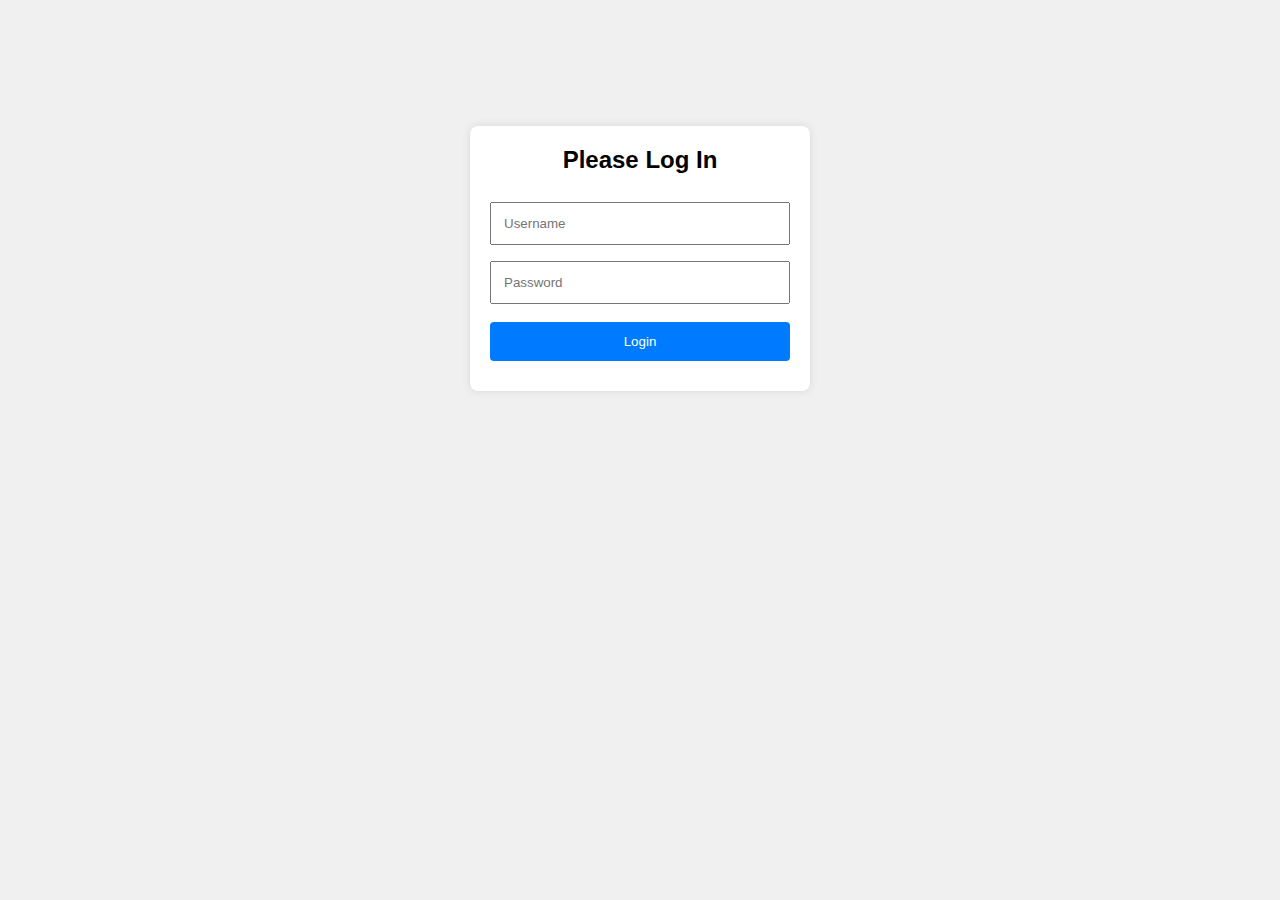
<file: login.html>
<!DOCTYPE html>
<html>
<head>
    <title>Login Page</title>
    <style>
        body {
            font-family: sans-serif;
            background: #f0f0f0;
        }
        .login-container {
            width: 300px;
            margin: 10% auto;
            padding: 20px;
            background: #fff;
            border-radius: 8px;
            box-shadow: 0 0 10px rgba(0,0,0,0.1);
        }
        .login-container h2 {
            margin-top: 0;
            text-align: center;
        }
        input[type=text], input[type=password] {
            width: 100%;
            margin: 8px 0;
            padding: 12px;
            box-sizing: border-box;
        }
        button {
            width: 100%;
            padding: 12px;
            margin-top: 10px;
            background: #007BFF;
            color: #fff;
            border: none;
            border-radius: 4px;
            cursor: pointer;
        }
        button:hover {
            background: #0056b3;
        }
        .error {
            color: red;
            font-size: 0.9em;
            margin-top:10px;
        }
    </style>
</head>
<body>
    <div class="login-container">
        <h2>Please Log In</h2>
        <input type="text" id="username" placeholder="Username" required />
        <input type="password" id="password" placeholder="Password" required />
        <button onclick="checkCredentials()">Login</button>
        <div class="error" id="error"></div>
    </div>

    <script>
        // Hard-coded credentials (for demonstration only!)
        const users = [
            { "username": "admin", "password": "secret" },
            { "username": "user", "password": "pass" }
        ];

        function checkCredentials() {
            const enteredUsername = document.getElementById('username').value.trim();
            const enteredPassword = document.getElementById('password').value.trim();
            const errorDiv = document.getElementById('error');

            // Clear previous error message
            errorDiv.textContent = "";

            // Check if inputs are empty
            if (!enteredUsername || !enteredPassword) {
                errorDiv.textContent = "Please enter both username and password.";
                return;
            }

            // Find user with matching credentials
            const user = users.find(u => u.username === enteredUsername && u.password === enteredPassword);

            if (user) {
                // Redirect if correct
                window.location.href = "https://glib-sunspot-f28.notion.site/Education-Video-Library-155eaaa4d20f80678b5ee54bff869532?pvs=4";
            } else {
                errorDiv.textContent = "Invalid username or password.";
            }
        }

        // Optional: Allow form submission with Enter key
        document.addEventListener('DOMContentLoaded', () => {
            const loginContainer = document.querySelector('.login-container');
            loginContainer.addEventListener('keypress', function(event) {
                if (event.key === 'Enter') {
                    checkCredentials();
                }
            });
        });
    </script>
</body>
</html>
</file>
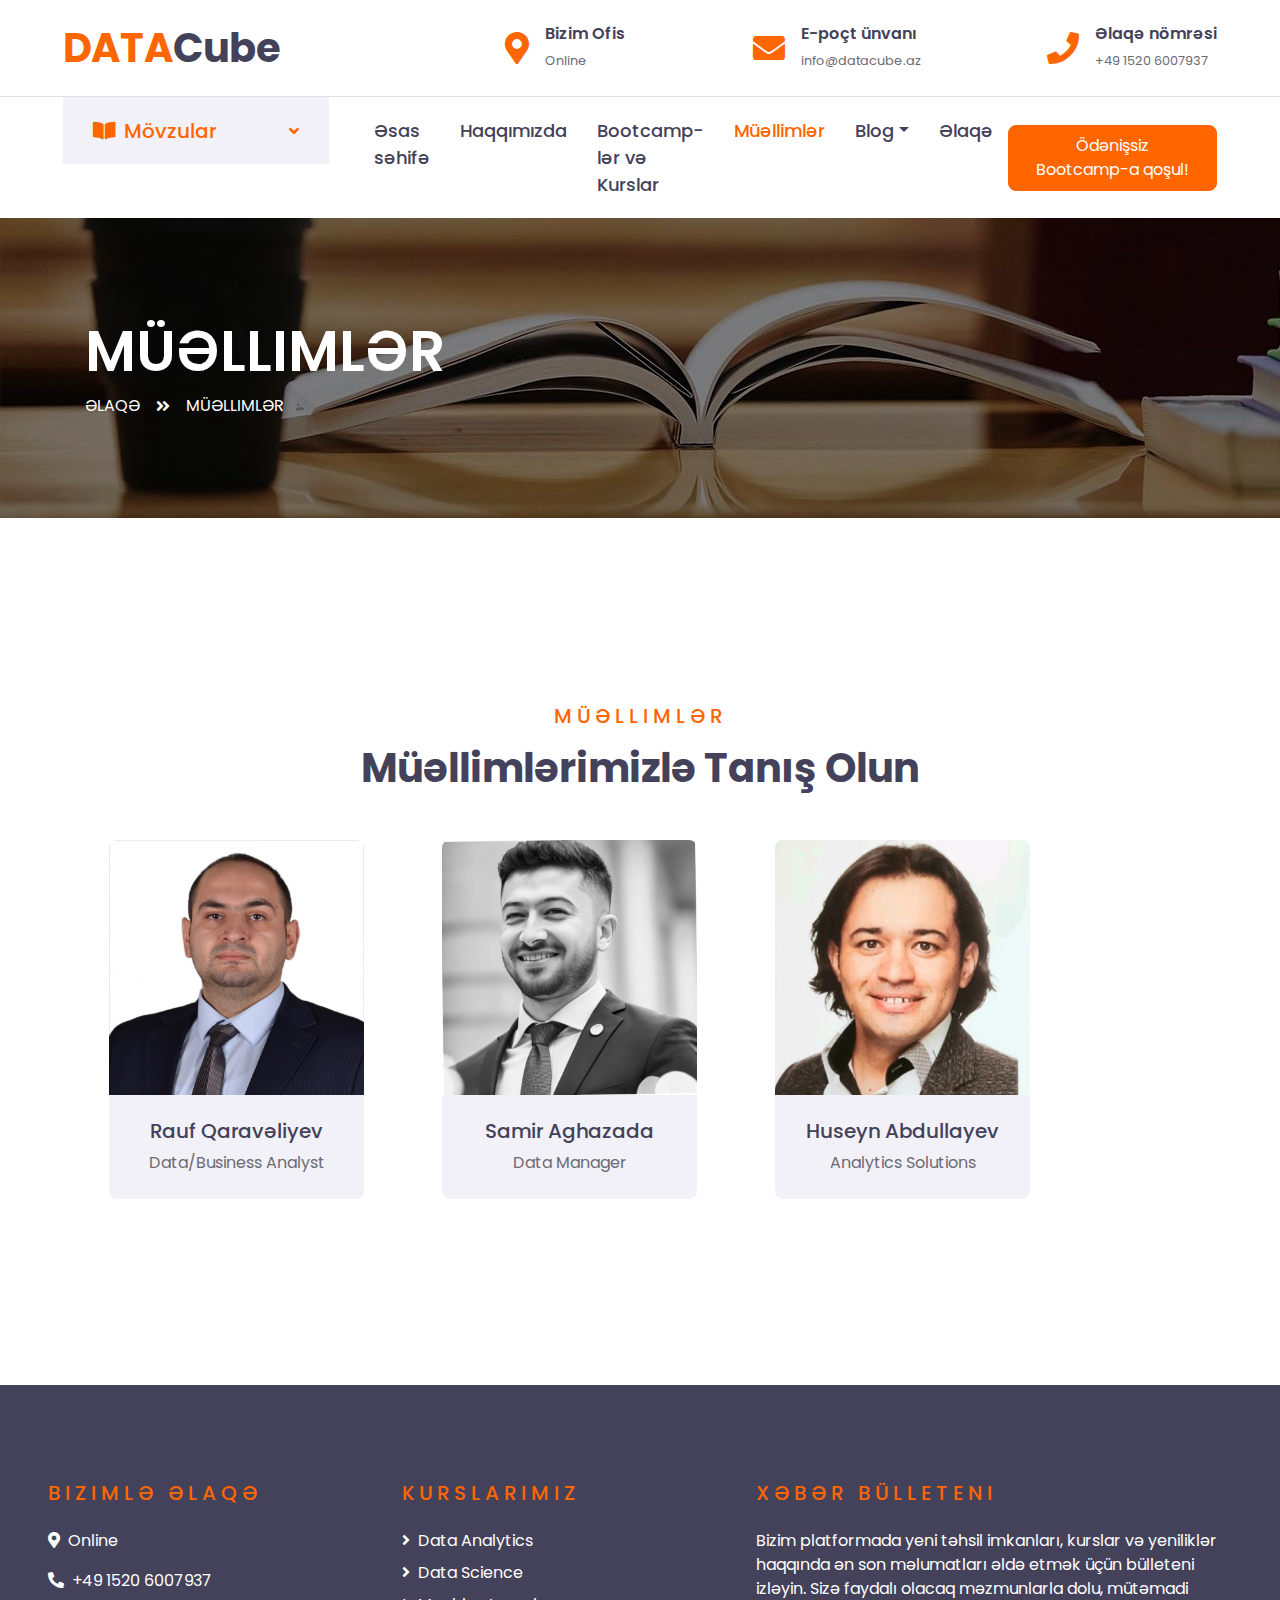
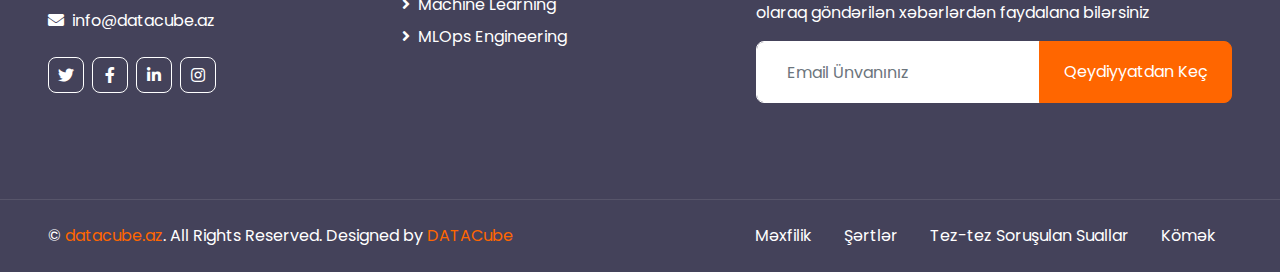
<file: teacher.html>
<!DOCTYPE html>
<html lang="en">

<head>
    <meta charset="utf-8">
    <title>DATACube</title>
    <meta content="width=device-width, initial-scale=1.0" name="viewport">
    <meta content="Free HTML Templates" name="keywords">
    <meta content="Free HTML Templates" name="description">

    <!-- Favicon -->
    <link href="img/favicon.ico" rel="icon">

    <!-- Google Web Fonts -->
    <link rel="preconnect" href="https://fonts.gstatic.com">
    <link href="https://fonts.googleapis.com/css2?family=Poppins:wght@400;500;600;700&display=swap" rel="stylesheet"> 

    <!-- Font Awesome -->
    <link href="https://cdnjs.cloudflare.com/ajax/libs/font-awesome/5.10.0/css/all.min.css" rel="stylesheet">

    <!-- Libraries Stylesheet -->
    <link href="lib/owlcarousel/assets/owl.carousel.min.css" rel="stylesheet">

    <!-- Customized Bootstrap Stylesheet -->
    <link href="css/style.css" rel="stylesheet">
</head>

<body>
    <!-- Topbar Start -->
    <div class="container-fluid d-none d-lg-block">
        <div class="row align-items-center py-4 px-xl-5">
            <div class="col-lg-3">
                <a href="" class="text-decoration-none">
                    <h1 class="m-0"><span class="text-primary">DATA</span>Cube</h1>
                </a>
            </div>
            <div class="col-lg-3 text-right">
                <div class="d-inline-flex align-items-center">
                    <i class="fa fa-2x fa-map-marker-alt text-primary mr-3"></i>
                    <div class="text-left">
                        <h6 class="font-weight-semi-bold mb-1">Bizim Ofis</h6>
                        <small>Online</small>
                    </div>
                </div>
            </div>
            <div class="col-lg-3 text-right">
                <div class="d-inline-flex align-items-center">
                    <i class="fa fa-2x fa-envelope text-primary mr-3"></i>
                    <div class="text-left">
                        <h6 class="font-weight-semi-bold mb-1">E-poçt ünvanı</h6>
                        <small>info@datacube.az</small>
                    </div>
                </div>
            </div>
            <div class="col-lg-3 text-right">
                <div class="d-inline-flex align-items-center">
                    <i class="fa fa-2x fa-phone text-primary mr-3"></i>
                    <div class="text-left">
                        <h6 class="font-weight-semi-bold mb-1">Əlaqə nömrəsi</h6>
                        <small>+49 1520 6007937</small>
                    </div>
                </div>
            </div>
        </div>
    </div>
    <!-- Topbar End -->


    <!-- Navbar Start -->
    <div class="container-fluid">
        <div class="row border-top px-xl-5">
            <div class="col-lg-3 d-none d-lg-block">
                <a class="d-flex align-items-center justify-content-between bg-secondary w-100 text-decoration-none" data-toggle="collapse" href="#navbar-vertical" style="height: 67px; padding: 0 30px;">
                    <h5 class="text-primary m-0"><i class="fa fa-book-open mr-2"></i>Mövzular</h5>
                    <i class="fa fa-angle-down text-primary"></i>
                </a>
                <nav class="collapse position-absolute navbar navbar-vertical navbar-light align-items-start p-0 border border-top-0 border-bottom-0 bg-light" id="navbar-vertical" style="width: calc(100% - 30px); z-index: 9;">
                    <div class="navbar-nav w-100">
                        <div class="nav-item dropdown">
                            <a href="#" class="nav-link" data-toggle="dropdown">Data Analytics <i class="fa fa-angle-down float-right mt-1"></i></a>
                            <div class="dropdown-menu position-absolute bg-secondary border-0 rounded-0 w-100 m-0">
                                <a href="" class="dropdown-item">Excel</a>
                                <a href="" class="dropdown-item">Python</a>
                                <a href="" class="dropdown-item">SQL</a>
                            </div>
                        </div>
                        <a href="" class="nav-item nav-link">Data Science</a>
                        <a href="" class="nav-item nav-link">Machine Learning</a>
                        <a href="" class="nav-item nav-link">MLOps Engineering</a>
                    
                    </div>
                </nav>
            </div>
            <div class="col-lg-9">
                <nav class="navbar navbar-expand-lg bg-light navbar-light py-3 py-lg-0 px-0">
                    <a href="" class="text-decoration-none d-block d-lg-none">
                        <h1 class="m-0"><span class="text-primary">DATA</span>Cube</h1>
                    </a>
                    <button type="button" class="navbar-toggler" data-toggle="collapse" data-target="#navbarCollapse">
                        <span class="navbar-toggler-icon"></span>
                    </button>
                    <div class="collapse navbar-collapse justify-content-between" id="navbarCollapse">
                        <div class="navbar-nav py-0">
                            <a href="index.html" class="nav-item nav-link">Əsas səhifə</a>
                            <a href="about.html" class="nav-item nav-link">Haqqımızda</a>
                            <a href="course.html" class="nav-item nav-link">Bootcamp-lər və Kurslar</a>
                            <a href="teacher.html" class="nav-item nav-link active">Müəllimlər</a>
                            <div class="nav-item dropdown">
                                <a href="#" class="nav-link dropdown-toggle" data-toggle="dropdown">Blog</a>
                                <div class="dropdown-menu rounded-0 m-0">
                                    <a href="blog.html" class="dropdown-item">Bloq siyahısı</a>
                                    <a href="single.html" class="dropdown-item">Bloq detayı</a>
                                </div>
                            </div>
                            <a href="contact.html" class="nav-item nav-link">Əlaqə</a>
                        </div>
                        <a class="btn btn-primary py-2 px-4 ml-auto d-none d-lg-block" href="login.html">Ödənişsiz Bootcamp-a qoşul!</a>
                    </div>
                </nav>
            </div>
        </div>
    </div>
    <!-- Navbar End -->


    <!-- Header Start -->
    <div class="container-fluid page-header" style="margin-bottom: 90px;">
        <div class="container">
            <div class="d-flex flex-column justify-content-center" style="min-height: 300px">
                <h3 class="display-4 text-white text-uppercase">Müəllimlər</h3>
                <div class="d-inline-flex text-white">
                    <p class="m-0 text-uppercase"><a class="text-white" href="">Əlaqə</a></p>
                    <i class="fa fa-angle-double-right pt-1 px-3"></i>
                    <p class="m-0 text-uppercase">Müəllimlər</p>
                </div>
            </div>
        </div>
    </div>
    <!-- Header End -->




    <!-- Team Start -->
    <div class="container-fluid py-5">
        <div class="container pt-5 pb-3">
            <div class="text-center mb-5">
                <h5 class="text-primary text-uppercase mb-3" style="letter-spacing: 5px;">Müəllimlər</h5>
                <h1>Müəllimlərimizlə Tanış Olun</h1>
            </div>



            <div class="row">
                <div class="col-md-6 col-lg-3 text-center team mb-4 mx-4">
                    <div class="team-item rounded overflow-hidden mb-2">
                        <div class="team-img position-relative">
                            <img class="img-fluid" src="img/team-1.jpg" alt="">
                            <div class="team-social">
                                <a class="btn btn-outline-light btn-square mx-1" href="#"><i class="fab fa-twitter"></i></a>
                                <a class="btn btn-outline-light btn-square mx-1" href="#"><i class="fab fa-facebook-f"></i></a>
                                <a  class="btn btn-outline-light btn-square mx-1" 
                                                    href="https://www.linkedin.com/in/qararauf/" 
                                                    target="_blank" 
                                                    rel="noopener noreferrer"
                                                    aria-label="Qarar Auf's LinkedIn Profile"
                                                    >
                                                    <i class="fab fa-linkedin-in"></i> LinkedIn
                                                    </a>


                            </div>
                        </div>
                        <div class="bg-secondary p-4">
                            <h5>Rauf Qaravəliyev </h5>
                            <p class="m-0">Data/Business Analyst</p>
                        </div>
                    </div>
                </div>


                <div class="col-md-6 col-lg-3 text-center team mb-4 mx-4">
                    <div class="team-item rounded overflow-hidden mb-2">
                        <div class="team-img position-relative">
                            <img class="img-fluid" src="img/team-3.jpg" alt="">
                            <div class="team-social">
                                <a class="btn btn-outline-light btn-square mx-1" href="#"><i class="fab fa-twitter"></i></a>
                                <a class="btn btn-outline-light btn-square mx-1" href="#"><i class="fab fa-facebook-f"></i></a>
                                <a 
                                class="btn btn-outline-light btn-square mx-1" 
                                href="https://www.linkedin.com/in/samir-aghazada" 
                                target="_blank" 
                                rel="noopener noreferrer"
                                aria-label="Samir Aghazada's LinkedIn Profile"
                              >
                                <i class="fab fa-linkedin-in"></i> LinkedIn
                              </a>
                              



                            </div>
                        </div>
                        <div class="bg-secondary p-4">
                            <h5>Samir Aghazada</h5>
                            <p class="m-0">Data Manager</p>
                        </div>
                    </div>
                </div>


                <div class="col-md-6 col-lg-3 text-center team mb-4 mx-4">
                    <div class="team-item rounded overflow-hidden mb-2">
                        <div class="team-img position-relative">
                            <img class="img-fluid" src="img/team-2.jpg" alt="">
                            <div class="team-social">
                                <a class="btn btn-outline-light btn-square mx-1" href="#"><i class="fab fa-twitter"></i></a>
                                <a class="btn btn-outline-light btn-square mx-1" href="#"><i class="fab fa-facebook-f"></i></a>
                                <a  class="btn btn-outline-light btn-square mx-1" 
                                    href="https://www.linkedin.com/in/huseyn-abdullayev-566a74123/" 
                                    target="_blank" 
                                    rel="noopener noreferrer"
                                    aria-label="Huseyn Abdullayev's LinkedIn Profile"
                                    >
                                    <i class="fab fa-linkedin-in"></i>
                                    </a>

                            </div>
                        </div>
                        <div class="bg-secondary p-4">
                            <h5>Huseyn Abdullayev</h5>
                            <p class="m-0">Analytics Solutions</p>
                        </div>
                    </div>
                </div>




            </div>
        </div>
    </div>




    <!-- Footer Start -->
    <div class="container-fluid bg-dark text-white py-5 px-sm-3 px-lg-5" style="margin-top: 90px;">
        <div class="row pt-5">
            <div class="col-lg-7 col-md-12">
                <div class="row">
                    <div class="col-md-6 mb-5">
                        <h5 class="text-primary text-uppercase mb-4" style="letter-spacing: 5px;">Bizimlə Əlaqə</h5>
                        <p><i class="fa fa-map-marker-alt mr-2"></i>Online</p>
                        <p><i class="fa fa-phone-alt mr-2"></i>+49 1520 6007937</p>
                        <p><i class="fa fa-envelope mr-2"></i>info@datacube.az</p>
                        <div class="d-flex justify-content-start mt-4">
                            <a class="btn btn-outline-light btn-square mr-2" href="#"><i class="fab fa-twitter"></i></a>
                            <a class="btn btn-outline-light btn-square mr-2" href="#"><i class="fab fa-facebook-f"></i></a>
                            <a class="btn btn-outline-light btn-square mr-2" href="#"><i class="fab fa-linkedin-in"></i></a>
                            <a class="btn btn-outline-light btn-square" href="#"><i class="fab fa-instagram"></i></a>
                        </div>
                    </div>
                    <div class="col-md-6 mb-5">
                        <h5 class="text-primary text-uppercase mb-4" style="letter-spacing: 5px;">Kurslarımız</h5>
                        <div class="d-flex flex-column justify-content-start">
                            <a class="text-white mb-2" href="#"><i class="fa fa-angle-right mr-2"></i>Data Analytics </a>
                            <a class="text-white mb-2" href="#"><i class="fa fa-angle-right mr-2"></i>Data Science</a>
                            <a class="text-white mb-2" href="#"><i class="fa fa-angle-right mr-2"></i>Machine Learning</a>
                            <a class="text-white mb-2" href="#"><i class="fa fa-angle-right mr-2"></i>MLOps Engineering</a>
                        </div>
                    </div>
                </div>
            </div>
            <div class="col-lg-5 col-md-12 mb-5">
                <h5 class="text-primary text-uppercase mb-4" style="letter-spacing: 5px;">Xəbər bülleteni</h5>
                <p>Bizim platformada yeni təhsil imkanları, kurslar və yeniliklər haqqında ən son məlumatları əldə etmək üçün bülleteni izləyin. Sizə faydalı olacaq məzmunlarla dolu, mütəmadi olaraq göndərilən xəbərlərdən faydalana bilərsiniz</p>
                <div class="w-100">
                    <div class="input-group">
                        <input type="text" class="form-control border-light" style="padding: 30px;" placeholder="Email Ünvanınız">
                        <div class="input-group-append">
                            <button class="btn btn-primary px-4">Qeydiyyatdan Keç</button>
                        </div>
                    </div>
                </div>
            </div>
        </div>
    </div>
    <div class="container-fluid bg-dark text-white border-top py-4 px-sm-3 px-md-5" style="border-color: rgba(256, 256, 256, .1) !important;">
        <div class="row">
            <div class="col-lg-6 text-center text-md-left mb-3 mb-md-0">
                <p class="m-0 text-white">&copy; <a href="#">datacube.az</a>. All Rights Reserved. Designed by <a href="datacube.az">DATACube</a>
                </p>
            </div>
            <div class="col-lg-6 text-center text-md-right">
                <ul class="nav d-inline-flex">
                    <li class="nav-item">
                        <a class="nav-link text-white py-0" href="#">Məxfilik</a>
                    </li>
                    <li class="nav-item">
                        <a class="nav-link text-white py-0" href="#">Şərtlər</a>
                    </li>
                    <li class="nav-item">
                        <a class="nav-link text-white py-0" href="#">Tez-tez Soruşulan Suallar</a>
                    </li>
                    <li class="nav-item">
                        <a class="nav-link text-white py-0" href="#">Kömək</a>
                    </li>
                </ul>
            </div>
        </div>
    </div>
    <!-- Footer End -->



    <!-- Back to Top -->
    <a href="#" class="btn btn-lg btn-primary btn-lg-square back-to-top"><i class="fa fa-angle-double-up"></i></a>


    <!-- JavaScript Libraries -->
    <script src="https://code.jquery.com/jquery-3.4.1.min.js"></script>
    <script src="https://stackpath.bootstrapcdn.com/bootstrap/4.4.1/js/bootstrap.bundle.min.js"></script>
    <script src="lib/easing/easing.min.js"></script>
    <script src="lib/owlcarousel/owl.carousel.min.js"></script>

    <!-- Contact Javascript File -->
    <script src="mail/jqBootstrapValidation.min.js"></script>
    <script src="mail/contact.js"></script>

    <!-- Template Javascript -->
    <script src="js/main.js"></script>
</body>

</html>
</file>
<file: css/style.css>
/******* Bootstrap Theming ********/
/*!
 * Bootstrap v4.5.3 (https://getbootstrap.com/)
 * Copyright 2011-2020 The Bootstrap Authors
 * Copyright 2011-2020 Twitter, Inc.
 * Licensed under MIT (https://github.com/twbs/bootstrap/blob/main/LICENSE)
 */

/* Set fixed height for course card images */




:root {
  --blue: #007bff;
  --indigo: #6610f2;
  --purple: #6f42c1;
  --pink: #e83e8c;
  --red: #dc3545;
  --orange: #fd7e14;
  --yellow: #ffc107;
  --green: #28a745;
  --teal: #20c997;
  --cyan: #17a2b8;
  --white: #fff;
  --gray: #6c757d;
  --gray-dark: #343a40;
  --primary: #FF6600;
  --secondary: #F2F1F8;
  --success: #28a745;
  --info: #17a2b8;
  --warning: #ffc107;
  --danger: #dc3545;
  --light: #FFFFFF;
  --dark: #44425A;
  --breakpoint-xs: 0;
  --breakpoint-sm: 576px;
  --breakpoint-md: 768px;
  --breakpoint-lg: 992px;
  --breakpoint-xl: 1200px;
  --font-family-sans-serif: "Poppins", sans-serif;
  --font-family-monospace: SFMono-Regular, Menlo, Monaco, Consolas, "Liberation Mono", "Courier New", monospace;
}

*,
*::before,
*::after {
  box-sizing: border-box;
}

html {
  font-family: sans-serif;
  line-height: 1.15;
  -webkit-text-size-adjust: 100%;
  -webkit-tap-highlight-color: rgba(0, 0, 0, 0);
}

article, aside, figcaption, figure, footer, header, hgroup, main, nav, section {
  display: block;
}

body {
  margin: 0;
  font-family: "Poppins", sans-serif;
  font-size: 1rem;
  font-weight: 400;
  line-height: 1.5;
  color: #6C6A74;
  text-align: left;
  background-color: #fff;
}

[tabindex="-1"]:focus:not(:focus-visible) {
  outline: 0 !important;
}

hr {
  box-sizing: content-box;
  height: 0;
  overflow: visible;
}

h1, h2, h3, h4, h5, h6 {
  margin-top: 0;
  margin-bottom: 0.5rem;
}

p {
  margin-top: 0;
  margin-bottom: 1rem;
}

abbr[title],
abbr[data-original-title] {
  text-decoration: underline;
  text-decoration: underline dotted;
  cursor: help;
  border-bottom: 0;
  text-decoration-skip-ink: none;
}

address {
  margin-bottom: 1rem;
  font-style: normal;
  line-height: inherit;
}

ol,
ul,
dl {
  margin-top: 0;
  margin-bottom: 1rem;
}

ol ol,
ul ul,
ol ul,
ul ol {
  margin-bottom: 0;
}

dt {
  font-weight: 700;
}

dd {
  margin-bottom: .5rem;
  margin-left: 0;
}

blockquote {
  margin: 0 0 1rem;
}

b,
strong {
  font-weight: bolder;
}

small {
  font-size: 80%;
}

sub,
sup {
  position: relative;
  font-size: 75%;
  line-height: 0;
  vertical-align: baseline;
}

sub {
  bottom: -.25em;
}

sup {
  top: -.5em;
}

a {
  color: #FF6600;
  text-decoration: none;
  background-color: transparent;
}

a:hover {
  color: #b34700;
  text-decoration: underline;
}

a:not([href]):not([class]) {
  color: inherit;
  text-decoration: none;
}

a:not([href]):not([class]):hover {
  color: inherit;
  text-decoration: none;
}

pre,
code,
kbd,
samp {
  font-family: SFMono-Regular, Menlo, Monaco, Consolas, "Liberation Mono", "Courier New", monospace;
  font-size: 1em;
}

pre {
  margin-top: 0;
  margin-bottom: 1rem;
  overflow: auto;
  -ms-overflow-style: scrollbar;
}

figure {
  margin: 0 0 1rem;
}

img {
  vertical-align: middle;
  border-style: none;
}

svg {
  overflow: hidden;
  vertical-align: middle;
}

table {
  border-collapse: collapse;
}

caption {
  padding-top: 0.75rem;
  padding-bottom: 0.75rem;
  color: #6c757d;
  text-align: left;
  caption-side: bottom;
}

th {
  text-align: inherit;
  text-align: -webkit-match-parent;
}

label {
  display: inline-block;
  margin-bottom: 0.5rem;
}

button {
  border-radius: 0;
}

button:focus {
  outline: 1px dotted;
  outline: 5px auto -webkit-focus-ring-color;
}

input,
button,
select,
optgroup,
textarea {
  margin: 0;
  font-family: inherit;
  font-size: inherit;
  line-height: inherit;
}

button,
input {
  overflow: visible;
}

button,
select {
  text-transform: none;
}

[role="button"] {
  cursor: pointer;
}

select {
  word-wrap: normal;
}

button,
[type="button"],
[type="reset"],
[type="submit"] {
  -webkit-appearance: button;
}

button:not(:disabled),
[type="button"]:not(:disabled),
[type="reset"]:not(:disabled),
[type="submit"]:not(:disabled) {
  cursor: pointer;
}

button::-moz-focus-inner,
[type="button"]::-moz-focus-inner,
[type="reset"]::-moz-focus-inner,
[type="submit"]::-moz-focus-inner {
  padding: 0;
  border-style: none;
}

input[type="radio"],
input[type="checkbox"] {
  box-sizing: border-box;
  padding: 0;
}

textarea {
  overflow: auto;
  resize: vertical;
}

fieldset {
  min-width: 0;
  padding: 0;
  margin: 0;
  border: 0;
}

legend {
  display: block;
  width: 100%;
  max-width: 100%;
  padding: 0;
  margin-bottom: .5rem;
  font-size: 1.5rem;
  line-height: inherit;
  color: inherit;
  white-space: normal;
}

@media (max-width: 1200px) {
  legend {
    font-size: calc(1.275rem + 0.3vw) ;
  }
}

progress {
  vertical-align: baseline;
}

[type="number"]::-webkit-inner-spin-button,
[type="number"]::-webkit-outer-spin-button {
  height: auto;
}

[type="search"] {
  outline-offset: -2px;
  -webkit-appearance: none;
}

[type="search"]::-webkit-search-decoration {
  -webkit-appearance: none;
}

::-webkit-file-upload-button {
  font: inherit;
  -webkit-appearance: button;
}

output {
  display: inline-block;
}

summary {
  display: list-item;
  cursor: pointer;
}

template {
  display: none;
}

[hidden] {
  display: none !important;
}

h1, h2, h3, h4, h5, h6,
.h1, .h2, .h3, .h4, .h5, .h6 {
  margin-bottom: 0.5rem;
  font-weight: 500;
  line-height: 1.2;
  color: #44425A;
}

h1, .h1 {
  font-size: 2.5rem;
}

@media (max-width: 1200px) {
  h1, .h1 {
    font-size: calc(1.375rem + 1.5vw) ;
  }
}

h2, .h2 {
  font-size: 2rem;
}

@media (max-width: 1200px) {
  h2, .h2 {
    font-size: calc(1.325rem + 0.9vw) ;
  }
}

h3, .h3 {
  font-size: 1.75rem;
}

@media (max-width: 1200px) {
  h3, .h3 {
    font-size: calc(1.3rem + 0.6vw) ;
  }
}

h4, .h4 {
  font-size: 1.5rem;
}

@media (max-width: 1200px) {
  h4, .h4 {
    font-size: calc(1.275rem + 0.3vw) ;
  }
}

h5, .h5 {
  font-size: 1.25rem;
}

h6, .h6 {
  font-size: 1rem;
}

.lead {
  font-size: 1.25rem;
  font-weight: 300;
}

.display-1 {
  font-size: 6rem;
  font-weight: 300;
  line-height: 1.2;
}

@media (max-width: 1200px) {
  .display-1 {
    font-size: calc(1.725rem + 5.7vw) ;
  }
}

.display-2 {
  font-size: 5.5rem;
  font-weight: 300;
  line-height: 1.2;
}

@media (max-width: 1200px) {
  .display-2 {
    font-size: calc(1.675rem + 5.1vw) ;
  }
}

.display-3 {
  font-size: 4.5rem;
  font-weight: 300;
  line-height: 1.2;
}

@media (max-width: 1200px) {
  .display-3 {
    font-size: calc(1.575rem + 3.9vw) ;
  }
}

.display-4 {
  font-size: 3.5rem;
  font-weight: 300;
  line-height: 1.2;
}

@media (max-width: 1200px) {
  .display-4 {
    font-size: calc(1.475rem + 2.7vw) ;
  }
}

hr {
  margin-top: 1rem;
  margin-bottom: 1rem;
  border: 0;
  border-top: 1px solid rgba(0, 0, 0, 0.1);
}

small,
.small {
  font-size: 80%;
  font-weight: 400;
}

mark,
.mark {
  padding: 0.2em;
  background-color: #fcf8e3;
}

.list-unstyled {
  padding-left: 0;
  list-style: none;
}

.list-inline {
  padding-left: 0;
  list-style: none;
}

.list-inline-item {
  display: inline-block;
}

.list-inline-item:not(:last-child) {
  margin-right: 0.5rem;
}

.initialism {
  font-size: 90%;
  text-transform: uppercase;
}

.blockquote {
  margin-bottom: 1rem;
  font-size: 1.25rem;
}

.blockquote-footer {
  display: block;
  font-size: 80%;
  color: #6c757d;
}

.blockquote-footer::before {
  content: "\2014\00A0";
}

.img-fluid {
  max-width: 100%;
  height: auto;
}

.img-thumbnail {
  padding: 0.25rem;
  background-color: #fff;
  border: 1px solid #dee2e6;
  border-radius: 8px;
  max-width: 100%;
  height: auto;
}

.figure {
  display: inline-block;
}

.figure-img {
  margin-bottom: 0.5rem;
  line-height: 1;
}

.figure-caption {
  font-size: 90%;
  color: #6c757d;
}

code {
  font-size: 87.5%;
  color: #e83e8c;
  word-wrap: break-word;
}

a > code {
  color: inherit;
}

kbd {
  padding: 0.2rem 0.4rem;
  font-size: 87.5%;
  color: #fff;
  background-color: #212529;
  border-radius: 0.2rem;
}

kbd kbd {
  padding: 0;
  font-size: 100%;
  font-weight: 700;
}

pre {
  display: block;
  font-size: 87.5%;
  color: #212529;
}

pre code {
  font-size: inherit;
  color: inherit;
  word-break: normal;
}

.pre-scrollable {
  max-height: 340px;
  overflow-y: scroll;
}

.container,
.container-fluid,
.container-sm,
.container-md,
.container-lg,
.container-xl {
  width: 100%;
  padding-right: 15px;
  padding-left: 15px;
  margin-right: auto;
  margin-left: auto;
}

@media (min-width: 576px) {
  .container, .container-sm {
    max-width: 540px;
  }
}

@media (min-width: 768px) {
  .container, .container-sm, .container-md {
    max-width: 720px;
  }
}

@media (min-width: 992px) {
  .container, .container-sm, .container-md, .container-lg {
    max-width: 960px;
  }
}

@media (min-width: 1200px) {
  .container, .container-sm, .container-md, .container-lg, .container-xl {
    max-width: 1140px;
  }
}

.row {
  display: flex;
  flex-wrap: wrap;
  margin-right: -15px;
  margin-left: -15px;
}

.no-gutters {
  margin-right: 0;
  margin-left: 0;
}

.no-gutters > .col,
.no-gutters > [class*="col-"] {
  padding-right: 0;
  padding-left: 0;
}

.col-1, .col-2, .col-3, .col-4, .col-5, .col-6, .col-7, .col-8, .col-9, .col-10, .col-11, .col-12, .col,
.col-auto, .col-sm-1, .col-sm-2, .col-sm-3, .col-sm-4, .col-sm-5, .col-sm-6, .col-sm-7, .col-sm-8, .col-sm-9, .col-sm-10, .col-sm-11, .col-sm-12, .col-sm,
.col-sm-auto, .col-md-1, .col-md-2, .col-md-3, .col-md-4, .col-md-5, .col-md-6, .col-md-7, .col-md-8, .col-md-9, .col-md-10, .col-md-11, .col-md-12, .col-md,
.col-md-auto, .col-lg-1, .col-lg-2, .col-lg-3, .col-lg-4, .col-lg-5, .col-lg-6, .col-lg-7, .col-lg-8, .col-lg-9, .col-lg-10, .col-lg-11, .col-lg-12, .col-lg,
.col-lg-auto, .col-xl-1, .col-xl-2, .col-xl-3, .col-xl-4, .col-xl-5, .col-xl-6, .col-xl-7, .col-xl-8, .col-xl-9, .col-xl-10, .col-xl-11, .col-xl-12, .col-xl,
.col-xl-auto {
  position: relative;
  width: 100%;
  padding-right: 15px;
  padding-left: 15px;
}

.col {
  flex-basis: 0;
  flex-grow: 1;
  max-width: 100%;
}

.row-cols-1 > * {
  flex: 0 0 100%;
  max-width: 100%;
}

.row-cols-2 > * {
  flex: 0 0 50%;
  max-width: 50%;
}

.row-cols-3 > * {
  flex: 0 0 33.33333%;
  max-width: 33.33333%;
}

.row-cols-4 > * {
  flex: 0 0 25%;
  max-width: 25%;
}

.row-cols-5 > * {
  flex: 0 0 20%;
  max-width: 20%;
}

.row-cols-6 > * {
  flex: 0 0 16.66667%;
  max-width: 16.66667%;
}

.col-auto {
  flex: 0 0 auto;
  width: auto;
  max-width: 100%;
}

.col-1 {
  flex: 0 0 8.33333%;
  max-width: 8.33333%;
}

.col-2 {
  flex: 0 0 16.66667%;
  max-width: 16.66667%;
}

.col-3 {
  flex: 0 0 25%;
  max-width: 25%;
}

.col-4 {
  flex: 0 0 33.33333%;
  max-width: 33.33333%;
}

.col-5 {
  flex: 0 0 41.66667%;
  max-width: 41.66667%;
}

.col-6 {
  flex: 0 0 50%;
  max-width: 50%;
}

.col-7 {
  flex: 0 0 58.33333%;
  max-width: 58.33333%;
}

.col-8 {
  flex: 0 0 66.66667%;
  max-width: 66.66667%;
}

.col-9 {
  flex: 0 0 75%;
  max-width: 75%;
}

.col-10 {
  flex: 0 0 83.33333%;
  max-width: 83.33333%;
}

.col-11 {
  flex: 0 0 91.66667%;
  max-width: 91.66667%;
}

.col-12 {
  flex: 0 0 100%;
  max-width: 100%;
}

.order-first {
  order: -1;
}

.order-last {
  order: 13;
}

.order-0 {
  order: 0;
}

.order-1 {
  order: 1;
}

.order-2 {
  order: 2;
}

.order-3 {
  order: 3;
}

.order-4 {
  order: 4;
}

.order-5 {
  order: 5;
}

.order-6 {
  order: 6;
}

.order-7 {
  order: 7;
}

.order-8 {
  order: 8;
}

.order-9 {
  order: 9;
}

.order-10 {
  order: 10;
}

.order-11 {
  order: 11;
}

.order-12 {
  order: 12;
}

.offset-1 {
  margin-left: 8.33333%;
}

.offset-2 {
  margin-left: 16.66667%;
}

.offset-3 {
  margin-left: 25%;
}

.offset-4 {
  margin-left: 33.33333%;
}

.offset-5 {
  margin-left: 41.66667%;
}

.offset-6 {
  margin-left: 50%;
}

.offset-7 {
  margin-left: 58.33333%;
}

.offset-8 {
  margin-left: 66.66667%;
}

.offset-9 {
  margin-left: 75%;
}

.offset-10 {
  margin-left: 83.33333%;
}

.offset-11 {
  margin-left: 91.66667%;
}

@media (min-width: 576px) {
  .col-sm {
    flex-basis: 0;
    flex-grow: 1;
    max-width: 100%;
  }
  .row-cols-sm-1 > * {
    flex: 0 0 100%;
    max-width: 100%;
  }
  .row-cols-sm-2 > * {
    flex: 0 0 50%;
    max-width: 50%;
  }
  .row-cols-sm-3 > * {
    flex: 0 0 33.33333%;
    max-width: 33.33333%;
  }
  .row-cols-sm-4 > * {
    flex: 0 0 25%;
    max-width: 25%;
  }
  .row-cols-sm-5 > * {
    flex: 0 0 20%;
    max-width: 20%;
  }
  .row-cols-sm-6 > * {
    flex: 0 0 16.66667%;
    max-width: 16.66667%;
  }
  .col-sm-auto {
    flex: 0 0 auto;
    width: auto;
    max-width: 100%;
  }
  .col-sm-1 {
    flex: 0 0 8.33333%;
    max-width: 8.33333%;
  }
  .col-sm-2 {
    flex: 0 0 16.66667%;
    max-width: 16.66667%;
  }
  .col-sm-3 {
    flex: 0 0 25%;
    max-width: 25%;
  }
  .col-sm-4 {
    flex: 0 0 33.33333%;
    max-width: 33.33333%;
  }
  .col-sm-5 {
    flex: 0 0 41.66667%;
    max-width: 41.66667%;
  }
  .col-sm-6 {
    flex: 0 0 50%;
    max-width: 50%;
  }
  .col-sm-7 {
    flex: 0 0 58.33333%;
    max-width: 58.33333%;
  }
  .col-sm-8 {
    flex: 0 0 66.66667%;
    max-width: 66.66667%;
  }
  .col-sm-9 {
    flex: 0 0 75%;
    max-width: 75%;
  }
  .col-sm-10 {
    flex: 0 0 83.33333%;
    max-width: 83.33333%;
  }
  .col-sm-11 {
    flex: 0 0 91.66667%;
    max-width: 91.66667%;
  }
  .col-sm-12 {
    flex: 0 0 100%;
    max-width: 100%;
  }
  .order-sm-first {
    order: -1;
  }
  .order-sm-last {
    order: 13;
  }
  .order-sm-0 {
    order: 0;
  }
  .order-sm-1 {
    order: 1;
  }
  .order-sm-2 {
    order: 2;
  }
  .order-sm-3 {
    order: 3;
  }
  .order-sm-4 {
    order: 4;
  }
  .order-sm-5 {
    order: 5;
  }
  .order-sm-6 {
    order: 6;
  }
  .order-sm-7 {
    order: 7;
  }
  .order-sm-8 {
    order: 8;
  }
  .order-sm-9 {
    order: 9;
  }
  .order-sm-10 {
    order: 10;
  }
  .order-sm-11 {
    order: 11;
  }
  .order-sm-12 {
    order: 12;
  }
  .offset-sm-0 {
    margin-left: 0;
  }
  .offset-sm-1 {
    margin-left: 8.33333%;
  }
  .offset-sm-2 {
    margin-left: 16.66667%;
  }
  .offset-sm-3 {
    margin-left: 25%;
  }
  .offset-sm-4 {
    margin-left: 33.33333%;
  }
  .offset-sm-5 {
    margin-left: 41.66667%;
  }
  .offset-sm-6 {
    margin-left: 50%;
  }
  .offset-sm-7 {
    margin-left: 58.33333%;
  }
  .offset-sm-8 {
    margin-left: 66.66667%;
  }
  .offset-sm-9 {
    margin-left: 75%;
  }
  .offset-sm-10 {
    margin-left: 83.33333%;
  }
  .offset-sm-11 {
    margin-left: 91.66667%;
  }
}

@media (min-width: 768px) {
  .col-md {
    flex-basis: 0;
    flex-grow: 1;
    max-width: 100%;
  }
  .row-cols-md-1 > * {
    flex: 0 0 100%;
    max-width: 100%;
  }
  .row-cols-md-2 > * {
    flex: 0 0 50%;
    max-width: 50%;
  }
  .row-cols-md-3 > * {
    flex: 0 0 33.33333%;
    max-width: 33.33333%;
  }
  .row-cols-md-4 > * {
    flex: 0 0 25%;
    max-width: 25%;
  }
  .row-cols-md-5 > * {
    flex: 0 0 20%;
    max-width: 20%;
  }
  .row-cols-md-6 > * {
    flex: 0 0 16.66667%;
    max-width: 16.66667%;
  }
  .col-md-auto {
    flex: 0 0 auto;
    width: auto;
    max-width: 100%;
  }
  .col-md-1 {
    flex: 0 0 8.33333%;
    max-width: 8.33333%;
  }
  .col-md-2 {
    flex: 0 0 16.66667%;
    max-width: 16.66667%;
  }
  .col-md-3 {
    flex: 0 0 25%;
    max-width: 25%;
  }
  .col-md-4 {
    flex: 0 0 33.33333%;
    max-width: 33.33333%;
  }
  .col-md-5 {
    flex: 0 0 41.66667%;
    max-width: 41.66667%;
  }
  .col-md-6 {
    flex: 0 0 50%;
    max-width: 50%;
  }
  .col-md-7 {
    flex: 0 0 58.33333%;
    max-width: 58.33333%;
  }
  .col-md-8 {
    flex: 0 0 66.66667%;
    max-width: 66.66667%;
  }
  .col-md-9 {
    flex: 0 0 75%;
    max-width: 75%;
  }
  .col-md-10 {
    flex: 0 0 83.33333%;
    max-width: 83.33333%;
  }
  .col-md-11 {
    flex: 0 0 91.66667%;
    max-width: 91.66667%;
  }
  .col-md-12 {
    flex: 0 0 100%;
    max-width: 100%;
  }
  .order-md-first {
    order: -1;
  }
  .order-md-last {
    order: 13;
  }
  .order-md-0 {
    order: 0;
  }
  .order-md-1 {
    order: 1;
  }
  .order-md-2 {
    order: 2;
  }
  .order-md-3 {
    order: 3;
  }
  .order-md-4 {
    order: 4;
  }
  .order-md-5 {
    order: 5;
  }
  .order-md-6 {
    order: 6;
  }
  .order-md-7 {
    order: 7;
  }
  .order-md-8 {
    order: 8;
  }
  .order-md-9 {
    order: 9;
  }
  .order-md-10 {
    order: 10;
  }
  .order-md-11 {
    order: 11;
  }
  .order-md-12 {
    order: 12;
  }
  .offset-md-0 {
    margin-left: 0;
  }
  .offset-md-1 {
    margin-left: 8.33333%;
  }
  .offset-md-2 {
    margin-left: 16.66667%;
  }
  .offset-md-3 {
    margin-left: 25%;
  }
  .offset-md-4 {
    margin-left: 33.33333%;
  }
  .offset-md-5 {
    margin-left: 41.66667%;
  }
  .offset-md-6 {
    margin-left: 50%;
  }
  .offset-md-7 {
    margin-left: 58.33333%;
  }
  .offset-md-8 {
    margin-left: 66.66667%;
  }
  .offset-md-9 {
    margin-left: 75%;
  }
  .offset-md-10 {
    margin-left: 83.33333%;
  }
  .offset-md-11 {
    margin-left: 91.66667%;
  }
}

@media (min-width: 992px) {
  .col-lg {
    flex-basis: 0;
    flex-grow: 1;
    max-width: 100%;
  }
  .row-cols-lg-1 > * {
    flex: 0 0 100%;
    max-width: 100%;
  }
  .row-cols-lg-2 > * {
    flex: 0 0 50%;
    max-width: 50%;
  }
  .row-cols-lg-3 > * {
    flex: 0 0 33.33333%;
    max-width: 33.33333%;
  }
  .row-cols-lg-4 > * {
    flex: 0 0 25%;
    max-width: 25%;
  }
  .row-cols-lg-5 > * {
    flex: 0 0 20%;
    max-width: 20%;
  }
  .row-cols-lg-6 > * {
    flex: 0 0 16.66667%;
    max-width: 16.66667%;
  }
  .col-lg-auto {
    flex: 0 0 auto;
    width: auto;
    max-width: 100%;
  }
  .col-lg-1 {
    flex: 0 0 8.33333%;
    max-width: 8.33333%;
  }
  .col-lg-2 {
    flex: 0 0 16.66667%;
    max-width: 16.66667%;
  }
  .col-lg-3 {
    flex: 0 0 25%;
    max-width: 25%;
  }
  .col-lg-4 {
    flex: 0 0 33.33333%;
    max-width: 33.33333%;
  }
  .col-lg-5 {
    flex: 0 0 41.66667%;
    max-width: 41.66667%;
  }
  .col-lg-6 {
    flex: 0 0 50%;
    max-width: 50%;
  }
  .col-lg-7 {
    flex: 0 0 58.33333%;
    max-width: 58.33333%;
  }
  .col-lg-8 {
    flex: 0 0 66.66667%;
    max-width: 66.66667%;
  }
  .col-lg-9 {
    flex: 0 0 75%;
    max-width: 75%;
  }
  .col-lg-10 {
    flex: 0 0 83.33333%;
    max-width: 83.33333%;
  }
  .col-lg-11 {
    flex: 0 0 91.66667%;
    max-width: 91.66667%;
  }
  .col-lg-12 {
    flex: 0 0 100%;
    max-width: 100%;
  }
  .order-lg-first {
    order: -1;
  }
  .order-lg-last {
    order: 13;
  }
  .order-lg-0 {
    order: 0;
  }
  .order-lg-1 {
    order: 1;
  }
  .order-lg-2 {
    order: 2;
  }
  .order-lg-3 {
    order: 3;
  }
  .order-lg-4 {
    order: 4;
  }
  .order-lg-5 {
    order: 5;
  }
  .order-lg-6 {
    order: 6;
  }
  .order-lg-7 {
    order: 7;
  }
  .order-lg-8 {
    order: 8;
  }
  .order-lg-9 {
    order: 9;
  }
  .order-lg-10 {
    order: 10;
  }
  .order-lg-11 {
    order: 11;
  }
  .order-lg-12 {
    order: 12;
  }
  .offset-lg-0 {
    margin-left: 0;
  }
  .offset-lg-1 {
    margin-left: 8.33333%;
  }
  .offset-lg-2 {
    margin-left: 16.66667%;
  }
  .offset-lg-3 {
    margin-left: 25%;
  }
  .offset-lg-4 {
    margin-left: 33.33333%;
  }
  .offset-lg-5 {
    margin-left: 41.66667%;
  }
  .offset-lg-6 {
    margin-left: 50%;
  }
  .offset-lg-7 {
    margin-left: 58.33333%;
  }
  .offset-lg-8 {
    margin-left: 66.66667%;
  }
  .offset-lg-9 {
    margin-left: 75%;
  }
  .offset-lg-10 {
    margin-left: 83.33333%;
  }
  .offset-lg-11 {
    margin-left: 91.66667%;
  }
}

@media (min-width: 1200px) {
  .col-xl {
    flex-basis: 0;
    flex-grow: 1;
    max-width: 100%;
  }
  .row-cols-xl-1 > * {
    flex: 0 0 100%;
    max-width: 100%;
  }
  .row-cols-xl-2 > * {
    flex: 0 0 50%;
    max-width: 50%;
  }
  .row-cols-xl-3 > * {
    flex: 0 0 33.33333%;
    max-width: 33.33333%;
  }
  .row-cols-xl-4 > * {
    flex: 0 0 25%;
    max-width: 25%;
  }
  .row-cols-xl-5 > * {
    flex: 0 0 20%;
    max-width: 20%;
  }
  .row-cols-xl-6 > * {
    flex: 0 0 16.66667%;
    max-width: 16.66667%;
  }
  .col-xl-auto {
    flex: 0 0 auto;
    width: auto;
    max-width: 100%;
  }
  .col-xl-1 {
    flex: 0 0 8.33333%;
    max-width: 8.33333%;
  }
  .col-xl-2 {
    flex: 0 0 16.66667%;
    max-width: 16.66667%;
  }
  .col-xl-3 {
    flex: 0 0 25%;
    max-width: 25%;
  }
  .col-xl-4 {
    flex: 0 0 33.33333%;
    max-width: 33.33333%;
  }
  .col-xl-5 {
    flex: 0 0 41.66667%;
    max-width: 41.66667%;
  }
  .col-xl-6 {
    flex: 0 0 50%;
    max-width: 50%;
  }
  .col-xl-7 {
    flex: 0 0 58.33333%;
    max-width: 58.33333%;
  }
  .col-xl-8 {
    flex: 0 0 66.66667%;
    max-width: 66.66667%;
  }
  .col-xl-9 {
    flex: 0 0 75%;
    max-width: 75%;
  }
  .col-xl-10 {
    flex: 0 0 83.33333%;
    max-width: 83.33333%;
  }
  .col-xl-11 {
    flex: 0 0 91.66667%;
    max-width: 91.66667%;
  }
  .col-xl-12 {
    flex: 0 0 100%;
    max-width: 100%;
  }
  .order-xl-first {
    order: -1;
  }
  .order-xl-last {
    order: 13;
  }
  .order-xl-0 {
    order: 0;
  }
  .order-xl-1 {
    order: 1;
  }
  .order-xl-2 {
    order: 2;
  }
  .order-xl-3 {
    order: 3;
  }
  .order-xl-4 {
    order: 4;
  }
  .order-xl-5 {
    order: 5;
  }
  .order-xl-6 {
    order: 6;
  }
  .order-xl-7 {
    order: 7;
  }
  .order-xl-8 {
    order: 8;
  }
  .order-xl-9 {
    order: 9;
  }
  .order-xl-10 {
    order: 10;
  }
  .order-xl-11 {
    order: 11;
  }
  .order-xl-12 {
    order: 12;
  }
  .offset-xl-0 {
    margin-left: 0;
  }
  .offset-xl-1 {
    margin-left: 8.33333%;
  }
  .offset-xl-2 {
    margin-left: 16.66667%;
  }
  .offset-xl-3 {
    margin-left: 25%;
  }
  .offset-xl-4 {
    margin-left: 33.33333%;
  }
  .offset-xl-5 {
    margin-left: 41.66667%;
  }
  .offset-xl-6 {
    margin-left: 50%;
  }
  .offset-xl-7 {
    margin-left: 58.33333%;
  }
  .offset-xl-8 {
    margin-left: 66.66667%;
  }
  .offset-xl-9 {
    margin-left: 75%;
  }
  .offset-xl-10 {
    margin-left: 83.33333%;
  }
  .offset-xl-11 {
    margin-left: 91.66667%;
  }
}

.table {
  width: 100%;
  margin-bottom: 1rem;
  color: #6C6A74;
}

.table th,
.table td {
  padding: 0.75rem;
  vertical-align: top;
  border-top: 1px solid #dee2e6;
}

.table thead th {
  vertical-align: bottom;
  border-bottom: 2px solid #dee2e6;
}

.table tbody + tbody {
  border-top: 2px solid #dee2e6;
}

.table-sm th,
.table-sm td {
  padding: 0.3rem;
}

.table-bordered {
  border: 1px solid #dee2e6;
}

.table-bordered th,
.table-bordered td {
  border: 1px solid #dee2e6;
}

.table-bordered thead th,
.table-bordered thead td {
  border-bottom-width: 2px;
}

.table-borderless th,
.table-borderless td,
.table-borderless thead th,
.table-borderless tbody + tbody {
  border: 0;
}

.table-striped tbody tr:nth-of-type(odd) {
  background-color: rgba(0, 0, 0, 0.05);
}

.table-hover tbody tr:hover {
  color: #6C6A74;
  background-color: rgba(0, 0, 0, 0.075);
}

.table-primary,
.table-primary > th,
.table-primary > td {
  background-color: #ffd4b8;
}

.table-primary th,
.table-primary td,
.table-primary thead th,
.table-primary tbody + tbody {
  border-color: #ffaf7a;
}

.table-hover .table-primary:hover {
  background-color: #ffc59f;
}

.table-hover .table-primary:hover > td,
.table-hover .table-primary:hover > th {
  background-color: #ffc59f;
}

.table-secondary,
.table-secondary > th,
.table-secondary > td {
  background-color: #fbfbfd;
}

.table-secondary th,
.table-secondary td,
.table-secondary thead th,
.table-secondary tbody + tbody {
  border-color: #f8f8fb;
}

.table-hover .table-secondary:hover {
  background-color: #eaeaf5;
}

.table-hover .table-secondary:hover > td,
.table-hover .table-secondary:hover > th {
  background-color: #eaeaf5;
}

.table-success,
.table-success > th,
.table-success > td {
  background-color: #c3e6cb;
}

.table-success th,
.table-success td,
.table-success thead th,
.table-success tbody + tbody {
  border-color: #8fd19e;
}

.table-hover .table-success:hover {
  background-color: #b1dfbb;
}

.table-hover .table-success:hover > td,
.table-hover .table-success:hover > th {
  background-color: #b1dfbb;
}

.table-info,
.table-info > th,
.table-info > td {
  background-color: #bee5eb;
}

.table-info th,
.table-info td,
.table-info thead th,
.table-info tbody + tbody {
  border-color: #86cfda;
}

.table-hover .table-info:hover {
  background-color: #abdde5;
}

.table-hover .table-info:hover > td,
.table-hover .table-info:hover > th {
  background-color: #abdde5;
}

.table-warning,
.table-warning > th,
.table-warning > td {
  background-color: #ffeeba;
}

.table-warning th,
.table-warning td,
.table-warning thead th,
.table-warning tbody + tbody {
  border-color: #ffdf7e;
}

.table-hover .table-warning:hover {
  background-color: #ffe8a1;
}

.table-hover .table-warning:hover > td,
.table-hover .table-warning:hover > th {
  background-color: #ffe8a1;
}

.table-danger,
.table-danger > th,
.table-danger > td {
  background-color: #f5c6cb;
}

.table-danger th,
.table-danger td,
.table-danger thead th,
.table-danger tbody + tbody {
  border-color: #ed969e;
}

.table-hover .table-danger:hover {
  background-color: #f1b0b7;
}

.table-hover .table-danger:hover > td,
.table-hover .table-danger:hover > th {
  background-color: #f1b0b7;
}

.table-light,
.table-light > th,
.table-light > td {
  background-color: white;
}

.table-light th,
.table-light td,
.table-light thead th,
.table-light tbody + tbody {
  border-color: white;
}

.table-hover .table-light:hover {
  background-color: #f2f2f2;
}

.table-hover .table-light:hover > td,
.table-hover .table-light:hover > th {
  background-color: #f2f2f2;
}

.table-dark,
.table-dark > th,
.table-dark > td {
  background-color: #cbcad1;
}

.table-dark th,
.table-dark td,
.table-dark thead th,
.table-dark tbody + tbody {
  border-color: #9e9da9;
}

.table-hover .table-dark:hover {
  background-color: #bebcc5;
}

.table-hover .table-dark:hover > td,
.table-hover .table-dark:hover > th {
  background-color: #bebcc5;
}

.table-active,
.table-active > th,
.table-active > td {
  background-color: rgba(0, 0, 0, 0.075);
}

.table-hover .table-active:hover {
  background-color: rgba(0, 0, 0, 0.075);
}

.table-hover .table-active:hover > td,
.table-hover .table-active:hover > th {
  background-color: rgba(0, 0, 0, 0.075);
}

.table .thead-dark th {
  color: #fff;
  background-color: #343a40;
  border-color: #454d55;
}

.table .thead-light th {
  color: #495057;
  background-color: #e9ecef;
  border-color: #dee2e6;
}

.table-dark {
  color: #fff;
  background-color: #343a40;
}

.table-dark th,
.table-dark td,
.table-dark thead th {
  border-color: #454d55;
}

.table-dark.table-bordered {
  border: 0;
}

.table-dark.table-striped tbody tr:nth-of-type(odd) {
  background-color: rgba(255, 255, 255, 0.05);
}

.table-dark.table-hover tbody tr:hover {
  color: #fff;
  background-color: rgba(255, 255, 255, 0.075);
}

@media (max-width: 575.98px) {
  .table-responsive-sm {
    display: block;
    width: 100%;
    overflow-x: auto;
    -webkit-overflow-scrolling: touch;
  }
  .table-responsive-sm > .table-bordered {
    border: 0;
  }
}

@media (max-width: 767.98px) {
  .table-responsive-md {
    display: block;
    width: 100%;
    overflow-x: auto;
    -webkit-overflow-scrolling: touch;
  }
  .table-responsive-md > .table-bordered {
    border: 0;
  }
}

@media (max-width: 991.98px) {
  .table-responsive-lg {
    display: block;
    width: 100%;
    overflow-x: auto;
    -webkit-overflow-scrolling: touch;
  }
  .table-responsive-lg > .table-bordered {
    border: 0;
  }
}

@media (max-width: 1199.98px) {
  .table-responsive-xl {
    display: block;
    width: 100%;
    overflow-x: auto;
    -webkit-overflow-scrolling: touch;
  }
  .table-responsive-xl > .table-bordered {
    border: 0;
  }
}

.table-responsive {
  display: block;
  width: 100%;
  overflow-x: auto;
  -webkit-overflow-scrolling: touch;
}

.table-responsive > .table-bordered {
  border: 0;
}

.form-control {
  display: block;
  width: 100%;
  height: calc(1.5em + 0.75rem + 2px);
  padding: 0.375rem 0.75rem;
  font-size: 1rem;
  font-weight: 400;
  line-height: 1.5;
  color: #495057;
  background-color: #fff;
  background-clip: padding-box;
  border: 1px solid #ced4da;
  border-radius: 8px;
  transition: border-color 0.15s ease-in-out, box-shadow 0.15s ease-in-out;
}

@media (prefers-reduced-motion: reduce) {
  .form-control {
    transition: none;
  }
}

.form-control::-ms-expand {
  background-color: transparent;
  border: 0;
}

.form-control:-moz-focusring {
  color: transparent;
  text-shadow: 0 0 0 #495057;
}

.form-control:focus {
  color: #495057;
  background-color: #fff;
  border-color: #ffb380;
  outline: 0;
  box-shadow: 0 0 0 0.2rem rgba(255, 102, 0, 0.25);
}

.form-control::placeholder {
  color: #6c757d;
  opacity: 1;
}

.form-control:disabled, .form-control[readonly] {
  background-color: #e9ecef;
  opacity: 1;
}

input[type="date"].form-control,
input[type="time"].form-control,
input[type="datetime-local"].form-control,
input[type="month"].form-control {
  appearance: none;
}

select.form-control:focus::-ms-value {
  color: #495057;
  background-color: #fff;
}

.form-control-file,
.form-control-range {
  display: block;
  width: 100%;
}

.col-form-label {
  padding-top: calc(0.375rem + 1px);
  padding-bottom: calc(0.375rem + 1px);
  margin-bottom: 0;
  font-size: inherit;
  line-height: 1.5;
}

.col-form-label-lg {
  padding-top: calc(0.5rem + 1px);
  padding-bottom: calc(0.5rem + 1px);
  font-size: 1.25rem;
  line-height: 1.5;
}

.col-form-label-sm {
  padding-top: calc(0.25rem + 1px);
  padding-bottom: calc(0.25rem + 1px);
  font-size: 0.875rem;
  line-height: 1.5;
}

.form-control-plaintext {
  display: block;
  width: 100%;
  padding: 0.375rem 0;
  margin-bottom: 0;
  font-size: 1rem;
  line-height: 1.5;
  color: #6C6A74;
  background-color: transparent;
  border: solid transparent;
  border-width: 1px 0;
}

.form-control-plaintext.form-control-sm, .form-control-plaintext.form-control-lg {
  padding-right: 0;
  padding-left: 0;
}

.form-control-sm {
  height: calc(1.5em + 0.5rem + 2px);
  padding: 0.25rem 0.5rem;
  font-size: 0.875rem;
  line-height: 1.5;
  border-radius: 0.2rem;
}

.form-control-lg {
  height: calc(1.5em + 1rem + 2px);
  padding: 0.5rem 1rem;
  font-size: 1.25rem;
  line-height: 1.5;
  border-radius: 0.3rem;
}

select.form-control[size], select.form-control[multiple] {
  height: auto;
}

textarea.form-control {
  height: auto;
}

.form-group {
  margin-bottom: 1rem;
}

.form-text {
  display: block;
  margin-top: 0.25rem;
}

.form-row {
  display: flex;
  flex-wrap: wrap;
  margin-right: -5px;
  margin-left: -5px;
}

.form-row > .col,
.form-row > [class*="col-"] {
  padding-right: 5px;
  padding-left: 5px;
}

.form-check {
  position: relative;
  display: block;
  padding-left: 1.25rem;
}

.form-check-input {
  position: absolute;
  margin-top: 0.3rem;
  margin-left: -1.25rem;
}

.form-check-input[disabled] ~ .form-check-label,
.form-check-input:disabled ~ .form-check-label {
  color: #6c757d;
}

.form-check-label {
  margin-bottom: 0;
}

.form-check-inline {
  display: inline-flex;
  align-items: center;
  padding-left: 0;
  margin-right: 0.75rem;
}

.form-check-inline .form-check-input {
  position: static;
  margin-top: 0;
  margin-right: 0.3125rem;
  margin-left: 0;
}

.valid-feedback {
  display: none;
  width: 100%;
  margin-top: 0.25rem;
  font-size: 80%;
  color: #28a745;
}

.valid-tooltip {
  position: absolute;
  top: 100%;
  left: 0;
  z-index: 5;
  display: none;
  max-width: 100%;
  padding: 0.25rem 0.5rem;
  margin-top: .1rem;
  font-size: 0.875rem;
  line-height: 1.5;
  color: #fff;
  background-color: rgba(40, 167, 69, 0.9);
  border-radius: 8px;
}

.was-validated :valid ~ .valid-feedback,
.was-validated :valid ~ .valid-tooltip,
.is-valid ~ .valid-feedback,
.is-valid ~ .valid-tooltip {
  display: block;
}

.was-validated .form-control:valid, .form-control.is-valid {
  border-color: #28a745;
  padding-right: calc(1.5em + 0.75rem);
  background-image: url("data:image/svg+xml,%3csvg xmlns='http://www.w3.org/2000/svg' width='8' height='8' viewBox='0 0 8 8'%3e%3cpath fill='%2328a745' d='M2.3 6.73L.6 4.53c-.4-1.04.46-1.4 1.1-.8l1.1 1.4 3.4-3.8c.6-.63 1.6-.27 1.2.7l-4 4.6c-.43.5-.8.4-1.1.1z'/%3e%3c/svg%3e");
  background-repeat: no-repeat;
  background-position: right calc(0.375em + 0.1875rem) center;
  background-size: calc(0.75em + 0.375rem) calc(0.75em + 0.375rem);
}

.was-validated .form-control:valid:focus, .form-control.is-valid:focus {
  border-color: #28a745;
  box-shadow: 0 0 0 0.2rem rgba(40, 167, 69, 0.25);
}

.was-validated textarea.form-control:valid, textarea.form-control.is-valid {
  padding-right: calc(1.5em + 0.75rem);
  background-position: top calc(0.375em + 0.1875rem) right calc(0.375em + 0.1875rem);
}

.was-validated .custom-select:valid, .custom-select.is-valid {
  border-color: #28a745;
  padding-right: calc(0.75em + 2.3125rem);
  background: url("data:image/svg+xml,%3csvg xmlns='http://www.w3.org/2000/svg' width='4' height='5' viewBox='0 0 4 5'%3e%3cpath fill='%23343a40' d='M2 0L0 2h4zm0 5L0 3h4z'/%3e%3c/svg%3e") no-repeat right 0.75rem center/8px 10px, url("data:image/svg+xml,%3csvg xmlns='http://www.w3.org/2000/svg' width='8' height='8' viewBox='0 0 8 8'%3e%3cpath fill='%2328a745' d='M2.3 6.73L.6 4.53c-.4-1.04.46-1.4 1.1-.8l1.1 1.4 3.4-3.8c.6-.63 1.6-.27 1.2.7l-4 4.6c-.43.5-.8.4-1.1.1z'/%3e%3c/svg%3e") #fff no-repeat center right 1.75rem/calc(0.75em + 0.375rem) calc(0.75em + 0.375rem);
}

.was-validated .custom-select:valid:focus, .custom-select.is-valid:focus {
  border-color: #28a745;
  box-shadow: 0 0 0 0.2rem rgba(40, 167, 69, 0.25);
}

.was-validated .form-check-input:valid ~ .form-check-label, .form-check-input.is-valid ~ .form-check-label {
  color: #28a745;
}

.was-validated .form-check-input:valid ~ .valid-feedback,
.was-validated .form-check-input:valid ~ .valid-tooltip, .form-check-input.is-valid ~ .valid-feedback,
.form-check-input.is-valid ~ .valid-tooltip {
  display: block;
}

.was-validated .custom-control-input:valid ~ .custom-control-label, .custom-control-input.is-valid ~ .custom-control-label {
  color: #28a745;
}

.was-validated .custom-control-input:valid ~ .custom-control-label::before, .custom-control-input.is-valid ~ .custom-control-label::before {
  border-color: #28a745;
}

.was-validated .custom-control-input:valid:checked ~ .custom-control-label::before, .custom-control-input.is-valid:checked ~ .custom-control-label::before {
  border-color: #34ce57;
  background-color: #34ce57;
}

.was-validated .custom-control-input:valid:focus ~ .custom-control-label::before, .custom-control-input.is-valid:focus ~ .custom-control-label::before {
  box-shadow: 0 0 0 0.2rem rgba(40, 167, 69, 0.25);
}

.was-validated .custom-control-input:valid:focus:not(:checked) ~ .custom-control-label::before, .custom-control-input.is-valid:focus:not(:checked) ~ .custom-control-label::before {
  border-color: #28a745;
}

.was-validated .custom-file-input:valid ~ .custom-file-label, .custom-file-input.is-valid ~ .custom-file-label {
  border-color: #28a745;
}

.was-validated .custom-file-input:valid:focus ~ .custom-file-label, .custom-file-input.is-valid:focus ~ .custom-file-label {
  border-color: #28a745;
  box-shadow: 0 0 0 0.2rem rgba(40, 167, 69, 0.25);
}

.invalid-feedback {
  display: none;
  width: 100%;
  margin-top: 0.25rem;
  font-size: 80%;
  color: #dc3545;
}

.invalid-tooltip {
  position: absolute;
  top: 100%;
  left: 0;
  z-index: 5;
  display: none;
  max-width: 100%;
  padding: 0.25rem 0.5rem;
  margin-top: .1rem;
  font-size: 0.875rem;
  line-height: 1.5;
  color: #fff;
  background-color: rgba(220, 53, 69, 0.9);
  border-radius: 8px;
}

.was-validated :invalid ~ .invalid-feedback,
.was-validated :invalid ~ .invalid-tooltip,
.is-invalid ~ .invalid-feedback,
.is-invalid ~ .invalid-tooltip {
  display: block;
}

.was-validated .form-control:invalid, .form-control.is-invalid {
  border-color: #dc3545;
  padding-right: calc(1.5em + 0.75rem);
  background-image: url("data:image/svg+xml,%3csvg xmlns='http://www.w3.org/2000/svg' width='12' height='12' fill='none' stroke='%23dc3545' viewBox='0 0 12 12'%3e%3ccircle cx='6' cy='6' r='4.5'/%3e%3cpath stroke-linejoin='round' d='M5.8 3.6h.4L6 6.5z'/%3e%3ccircle cx='6' cy='8.2' r='.6' fill='%23dc3545' stroke='none'/%3e%3c/svg%3e");
  background-repeat: no-repeat;
  background-position: right calc(0.375em + 0.1875rem) center;
  background-size: calc(0.75em + 0.375rem) calc(0.75em + 0.375rem);
}

.was-validated .form-control:invalid:focus, .form-control.is-invalid:focus {
  border-color: #dc3545;
  box-shadow: 0 0 0 0.2rem rgba(220, 53, 69, 0.25);
}

.was-validated textarea.form-control:invalid, textarea.form-control.is-invalid {
  padding-right: calc(1.5em + 0.75rem);
  background-position: top calc(0.375em + 0.1875rem) right calc(0.375em + 0.1875rem);
}

.was-validated .custom-select:invalid, .custom-select.is-invalid {
  border-color: #dc3545;
  padding-right: calc(0.75em + 2.3125rem);
  background: url("data:image/svg+xml,%3csvg xmlns='http://www.w3.org/2000/svg' width='4' height='5' viewBox='0 0 4 5'%3e%3cpath fill='%23343a40' d='M2 0L0 2h4zm0 5L0 3h4z'/%3e%3c/svg%3e") no-repeat right 0.75rem center/8px 10px, url("data:image/svg+xml,%3csvg xmlns='http://www.w3.org/2000/svg' width='12' height='12' fill='none' stroke='%23dc3545' viewBox='0 0 12 12'%3e%3ccircle cx='6' cy='6' r='4.5'/%3e%3cpath stroke-linejoin='round' d='M5.8 3.6h.4L6 6.5z'/%3e%3ccircle cx='6' cy='8.2' r='.6' fill='%23dc3545' stroke='none'/%3e%3c/svg%3e") #fff no-repeat center right 1.75rem/calc(0.75em + 0.375rem) calc(0.75em + 0.375rem);
}

.was-validated .custom-select:invalid:focus, .custom-select.is-invalid:focus {
  border-color: #dc3545;
  box-shadow: 0 0 0 0.2rem rgba(220, 53, 69, 0.25);
}

.was-validated .form-check-input:invalid ~ .form-check-label, .form-check-input.is-invalid ~ .form-check-label {
  color: #dc3545;
}

.was-validated .form-check-input:invalid ~ .invalid-feedback,
.was-validated .form-check-input:invalid ~ .invalid-tooltip, .form-check-input.is-invalid ~ .invalid-feedback,
.form-check-input.is-invalid ~ .invalid-tooltip {
  display: block;
}

.was-validated .custom-control-input:invalid ~ .custom-control-label, .custom-control-input.is-invalid ~ .custom-control-label {
  color: #dc3545;
}

.was-validated .custom-control-input:invalid ~ .custom-control-label::before, .custom-control-input.is-invalid ~ .custom-control-label::before {
  border-color: #dc3545;
}

.was-validated .custom-control-input:invalid:checked ~ .custom-control-label::before, .custom-control-input.is-invalid:checked ~ .custom-control-label::before {
  border-color: #e4606d;
  background-color: #e4606d;
}

.was-validated .custom-control-input:invalid:focus ~ .custom-control-label::before, .custom-control-input.is-invalid:focus ~ .custom-control-label::before {
  box-shadow: 0 0 0 0.2rem rgba(220, 53, 69, 0.25);
}

.was-validated .custom-control-input:invalid:focus:not(:checked) ~ .custom-control-label::before, .custom-control-input.is-invalid:focus:not(:checked) ~ .custom-control-label::before {
  border-color: #dc3545;
}

.was-validated .custom-file-input:invalid ~ .custom-file-label, .custom-file-input.is-invalid ~ .custom-file-label {
  border-color: #dc3545;
}

.was-validated .custom-file-input:invalid:focus ~ .custom-file-label, .custom-file-input.is-invalid:focus ~ .custom-file-label {
  border-color: #dc3545;
  box-shadow: 0 0 0 0.2rem rgba(220, 53, 69, 0.25);
}

.form-inline {
  display: flex;
  flex-flow: row wrap;
  align-items: center;
}

.form-inline .form-check {
  width: 100%;
}

@media (min-width: 576px) {
  .form-inline label {
    display: flex;
    align-items: center;
    justify-content: center;
    margin-bottom: 0;
  }
  .form-inline .form-group {
    display: flex;
    flex: 0 0 auto;
    flex-flow: row wrap;
    align-items: center;
    margin-bottom: 0;
  }
  .form-inline .form-control {
    display: inline-block;
    width: auto;
    vertical-align: middle;
  }
  .form-inline .form-control-plaintext {
    display: inline-block;
  }
  .form-inline .input-group,
  .form-inline .custom-select {
    width: auto;
  }
  .form-inline .form-check {
    display: flex;
    align-items: center;
    justify-content: center;
    width: auto;
    padding-left: 0;
  }
  .form-inline .form-check-input {
    position: relative;
    flex-shrink: 0;
    margin-top: 0;
    margin-right: 0.25rem;
    margin-left: 0;
  }
  .form-inline .custom-control {
    align-items: center;
    justify-content: center;
  }
  .form-inline .custom-control-label {
    margin-bottom: 0;
  }
}

.btn {
  display: inline-block;
  font-weight: 400;
  color: #6C6A74;
  text-align: center;
  vertical-align: middle;
  user-select: none;
  background-color: transparent;
  border: 1px solid transparent;
  padding: 0.375rem 0.75rem;
  font-size: 1rem;
  line-height: 1.5;
  border-radius: 8px;
  transition: color 0.15s ease-in-out, background-color 0.15s ease-in-out, border-color 0.15s ease-in-out, box-shadow 0.15s ease-in-out;
}

@media (prefers-reduced-motion: reduce) {
  .btn {
    transition: none;
  }
}

.btn:hover {
  color: #6C6A74;
  text-decoration: none;
}

.btn:focus, .btn.focus {
  outline: 0;
  box-shadow: 0 0 0 0.2rem rgba(255, 102, 0, 0.25);
}

.btn.disabled, .btn:disabled {
  opacity: 0.65;
}

.btn:not(:disabled):not(.disabled) {
  cursor: pointer;
}

a.btn.disabled,
fieldset:disabled a.btn {
  pointer-events: none;
}

.btn-primary {
  color: #fff;
  background-color: #FF6600;
  border-color: #FF6600;
}

.btn-primary:hover {
  color: #fff;
  background-color: #d95700;
  border-color: #cc5200;
}

.btn-primary:focus, .btn-primary.focus {
  color: #fff;
  background-color: #d95700;
  border-color: #cc5200;
  box-shadow: 0 0 0 0.2rem rgba(255, 125, 38, 0.5);
}

.btn-primary.disabled, .btn-primary:disabled {
  color: #fff;
  background-color: #FF6600;
  border-color: #FF6600;
}

.btn-primary:not(:disabled):not(.disabled):active, .btn-primary:not(:disabled):not(.disabled).active,
.show > .btn-primary.dropdown-toggle {
  color: #fff;
  background-color: #cc5200;
  border-color: #bf4d00;
}

.btn-primary:not(:disabled):not(.disabled):active:focus, .btn-primary:not(:disabled):not(.disabled).active:focus,
.show > .btn-primary.dropdown-toggle:focus {
  box-shadow: 0 0 0 0.2rem rgba(255, 125, 38, 0.5);
}

.btn-secondary {
  color: #212529;
  background-color: #F2F1F8;
  border-color: #F2F1F8;
}

.btn-secondary:hover {
  color: #212529;
  background-color: #dad8eb;
  border-color: #d2cfe7;
}

.btn-secondary:focus, .btn-secondary.focus {
  color: #212529;
  background-color: #dad8eb;
  border-color: #d2cfe7;
  box-shadow: 0 0 0 0.2rem rgba(211, 210, 217, 0.5);
}

.btn-secondary.disabled, .btn-secondary:disabled {
  color: #212529;
  background-color: #F2F1F8;
  border-color: #F2F1F8;
}

.btn-secondary:not(:disabled):not(.disabled):active, .btn-secondary:not(:disabled):not(.disabled).active,
.show > .btn-secondary.dropdown-toggle {
  color: #212529;
  background-color: #d2cfe7;
  border-color: #cbc7e3;
}

.btn-secondary:not(:disabled):not(.disabled):active:focus, .btn-secondary:not(:disabled):not(.disabled).active:focus,
.show > .btn-secondary.dropdown-toggle:focus {
  box-shadow: 0 0 0 0.2rem rgba(211, 210, 217, 0.5);
}

.btn-success {
  color: #fff;
  background-color: #28a745;
  border-color: #28a745;
}

.btn-success:hover {
  color: #fff;
  background-color: #218838;
  border-color: #1e7e34;
}

.btn-success:focus, .btn-success.focus {
  color: #fff;
  background-color: #218838;
  border-color: #1e7e34;
  box-shadow: 0 0 0 0.2rem rgba(72, 180, 97, 0.5);
}

.btn-success.disabled, .btn-success:disabled {
  color: #fff;
  background-color: #28a745;
  border-color: #28a745;
}

.btn-success:not(:disabled):not(.disabled):active, .btn-success:not(:disabled):not(.disabled).active,
.show > .btn-success.dropdown-toggle {
  color: #fff;
  background-color: #1e7e34;
  border-color: #1c7430;
}

.btn-success:not(:disabled):not(.disabled):active:focus, .btn-success:not(:disabled):not(.disabled).active:focus,
.show > .btn-success.dropdown-toggle:focus {
  box-shadow: 0 0 0 0.2rem rgba(72, 180, 97, 0.5);
}

.btn-info {
  color: #fff;
  background-color: #17a2b8;
  border-color: #17a2b8;
}

.btn-info:hover {
  color: #fff;
  background-color: #138496;
  border-color: #117a8b;
}

.btn-info:focus, .btn-info.focus {
  color: #fff;
  background-color: #138496;
  border-color: #117a8b;
  box-shadow: 0 0 0 0.2rem rgba(58, 176, 195, 0.5);
}

.btn-info.disabled, .btn-info:disabled {
  color: #fff;
  background-color: #17a2b8;
  border-color: #17a2b8;
}

.btn-info:not(:disabled):not(.disabled):active, .btn-info:not(:disabled):not(.disabled).active,
.show > .btn-info.dropdown-toggle {
  color: #fff;
  background-color: #117a8b;
  border-color: #10707f;
}

.btn-info:not(:disabled):not(.disabled):active:focus, .btn-info:not(:disabled):not(.disabled).active:focus,
.show > .btn-info.dropdown-toggle:focus {
  box-shadow: 0 0 0 0.2rem rgba(58, 176, 195, 0.5);
}

.btn-warning {
  color: #212529;
  background-color: #ffc107;
  border-color: #ffc107;
}

.btn-warning:hover {
  color: #212529;
  background-color: #e0a800;
  border-color: #d39e00;
}

.btn-warning:focus, .btn-warning.focus {
  color: #212529;
  background-color: #e0a800;
  border-color: #d39e00;
  box-shadow: 0 0 0 0.2rem rgba(222, 170, 12, 0.5);
}

.btn-warning.disabled, .btn-warning:disabled {
  color: #212529;
  background-color: #ffc107;
  border-color: #ffc107;
}

.btn-warning:not(:disabled):not(.disabled):active, .btn-warning:not(:disabled):not(.disabled).active,
.show > .btn-warning.dropdown-toggle {
  color: #212529;
  background-color: #d39e00;
  border-color: #c69500;
}

.btn-warning:not(:disabled):not(.disabled):active:focus, .btn-warning:not(:disabled):not(.disabled).active:focus,
.show > .btn-warning.dropdown-toggle:focus {
  box-shadow: 0 0 0 0.2rem rgba(222, 170, 12, 0.5);
}

.btn-danger {
  color: #fff;
  background-color: #dc3545;
  border-color: #dc3545;
}

.btn-danger:hover {
  color: #fff;
  background-color: #c82333;
  border-color: #bd2130;
}

.btn-danger:focus, .btn-danger.focus {
  color: #fff;
  background-color: #c82333;
  border-color: #bd2130;
  box-shadow: 0 0 0 0.2rem rgba(225, 83, 97, 0.5);
}

.btn-danger.disabled, .btn-danger:disabled {
  color: #fff;
  background-color: #dc3545;
  border-color: #dc3545;
}

.btn-danger:not(:disabled):not(.disabled):active, .btn-danger:not(:disabled):not(.disabled).active,
.show > .btn-danger.dropdown-toggle {
  color: #fff;
  background-color: #bd2130;
  border-color: #b21f2d;
}

.btn-danger:not(:disabled):not(.disabled):active:focus, .btn-danger:not(:disabled):not(.disabled).active:focus,
.show > .btn-danger.dropdown-toggle:focus {
  box-shadow: 0 0 0 0.2rem rgba(225, 83, 97, 0.5);
}

.btn-light {
  color: #212529;
  background-color: #FFFFFF;
  border-color: #FFFFFF;
}

.btn-light:hover {
  color: #212529;
  background-color: #ececec;
  border-color: #e6e6e6;
}

.btn-light:focus, .btn-light.focus {
  color: #212529;
  background-color: #ececec;
  border-color: #e6e6e6;
  box-shadow: 0 0 0 0.2rem rgba(222, 222, 223, 0.5);
}

.btn-light.disabled, .btn-light:disabled {
  color: #212529;
  background-color: #FFFFFF;
  border-color: #FFFFFF;
}

.btn-light:not(:disabled):not(.disabled):active, .btn-light:not(:disabled):not(.disabled).active,
.show > .btn-light.dropdown-toggle {
  color: #212529;
  background-color: #e6e6e6;
  border-color: #dfdfdf;
}

.btn-light:not(:disabled):not(.disabled):active:focus, .btn-light:not(:disabled):not(.disabled).active:focus,
.show > .btn-light.dropdown-toggle:focus {
  box-shadow: 0 0 0 0.2rem rgba(222, 222, 223, 0.5);
}

.btn-dark {
  color: #fff;
  background-color: #44425A;
  border-color: #44425A;
}

.btn-dark:hover {
  color: #fff;
  background-color: #333244;
  border-color: #2e2c3d;
}

.btn-dark:focus, .btn-dark.focus {
  color: #fff;
  background-color: #333244;
  border-color: #2e2c3d;
  box-shadow: 0 0 0 0.2rem rgba(96, 94, 115, 0.5);
}

.btn-dark.disabled, .btn-dark:disabled {
  color: #fff;
  background-color: #44425A;
  border-color: #44425A;
}

.btn-dark:not(:disabled):not(.disabled):active, .btn-dark:not(:disabled):not(.disabled).active,
.show > .btn-dark.dropdown-toggle {
  color: #fff;
  background-color: #2e2c3d;
  border-color: #282735;
}

.btn-dark:not(:disabled):not(.disabled):active:focus, .btn-dark:not(:disabled):not(.disabled).active:focus,
.show > .btn-dark.dropdown-toggle:focus {
  box-shadow: 0 0 0 0.2rem rgba(96, 94, 115, 0.5);
}

.btn-outline-primary {
  color: #FF6600;
  border-color: #FF6600;
}

.btn-outline-primary:hover {
  color: #fff;
  background-color: #FF6600;
  border-color: #FF6600;
}

.btn-outline-primary:focus, .btn-outline-primary.focus {
  box-shadow: 0 0 0 0.2rem rgba(255, 102, 0, 0.5);
}

.btn-outline-primary.disabled, .btn-outline-primary:disabled {
  color: #FF6600;
  background-color: transparent;
}

.btn-outline-primary:not(:disabled):not(.disabled):active, .btn-outline-primary:not(:disabled):not(.disabled).active,
.show > .btn-outline-primary.dropdown-toggle {
  color: #fff;
  background-color: #FF6600;
  border-color: #FF6600;
}

.btn-outline-primary:not(:disabled):not(.disabled):active:focus, .btn-outline-primary:not(:disabled):not(.disabled).active:focus,
.show > .btn-outline-primary.dropdown-toggle:focus {
  box-shadow: 0 0 0 0.2rem rgba(255, 102, 0, 0.5);
}

.btn-outline-secondary {
  color: #F2F1F8;
  border-color: #F2F1F8;
}

.btn-outline-secondary:hover {
  color: #212529;
  background-color: #F2F1F8;
  border-color: #F2F1F8;
}

.btn-outline-secondary:focus, .btn-outline-secondary.focus {
  box-shadow: 0 0 0 0.2rem rgba(242, 241, 248, 0.5);
}

.btn-outline-secondary.disabled, .btn-outline-secondary:disabled {
  color: #F2F1F8;
  background-color: transparent;
}

.btn-outline-secondary:not(:disabled):not(.disabled):active, .btn-outline-secondary:not(:disabled):not(.disabled).active,
.show > .btn-outline-secondary.dropdown-toggle {
  color: #212529;
  background-color: #F2F1F8;
  border-color: #F2F1F8;
}

.btn-outline-secondary:not(:disabled):not(.disabled):active:focus, .btn-outline-secondary:not(:disabled):not(.disabled).active:focus,
.show > .btn-outline-secondary.dropdown-toggle:focus {
  box-shadow: 0 0 0 0.2rem rgba(242, 241, 248, 0.5);
}

.btn-outline-success {
  color: #28a745;
  border-color: #28a745;
}

.btn-outline-success:hover {
  color: #fff;
  background-color: #28a745;
  border-color: #28a745;
}

.btn-outline-success:focus, .btn-outline-success.focus {
  box-shadow: 0 0 0 0.2rem rgba(40, 167, 69, 0.5);
}

.btn-outline-success.disabled, .btn-outline-success:disabled {
  color: #28a745;
  background-color: transparent;
}

.btn-outline-success:not(:disabled):not(.disabled):active, .btn-outline-success:not(:disabled):not(.disabled).active,
.show > .btn-outline-success.dropdown-toggle {
  color: #fff;
  background-color: #28a745;
  border-color: #28a745;
}

.btn-outline-success:not(:disabled):not(.disabled):active:focus, .btn-outline-success:not(:disabled):not(.disabled).active:focus,
.show > .btn-outline-success.dropdown-toggle:focus {
  box-shadow: 0 0 0 0.2rem rgba(40, 167, 69, 0.5);
}

.btn-outline-info {
  color: #17a2b8;
  border-color: #17a2b8;
}

.btn-outline-info:hover {
  color: #fff;
  background-color: #17a2b8;
  border-color: #17a2b8;
}

.btn-outline-info:focus, .btn-outline-info.focus {
  box-shadow: 0 0 0 0.2rem rgba(23, 162, 184, 0.5);
}

.btn-outline-info.disabled, .btn-outline-info:disabled {
  color: #17a2b8;
  background-color: transparent;
}

.btn-outline-info:not(:disabled):not(.disabled):active, .btn-outline-info:not(:disabled):not(.disabled).active,
.show > .btn-outline-info.dropdown-toggle {
  color: #fff;
  background-color: #17a2b8;
  border-color: #17a2b8;
}

.btn-outline-info:not(:disabled):not(.disabled):active:focus, .btn-outline-info:not(:disabled):not(.disabled).active:focus,
.show > .btn-outline-info.dropdown-toggle:focus {
  box-shadow: 0 0 0 0.2rem rgba(23, 162, 184, 0.5);
}

.btn-outline-warning {
  color: #ffc107;
  border-color: #ffc107;
}

.btn-outline-warning:hover {
  color: #212529;
  background-color: #ffc107;
  border-color: #ffc107;
}

.btn-outline-warning:focus, .btn-outline-warning.focus {
  box-shadow: 0 0 0 0.2rem rgba(255, 193, 7, 0.5);
}

.btn-outline-warning.disabled, .btn-outline-warning:disabled {
  color: #ffc107;
  background-color: transparent;
}

.btn-outline-warning:not(:disabled):not(.disabled):active, .btn-outline-warning:not(:disabled):not(.disabled).active,
.show > .btn-outline-warning.dropdown-toggle {
  color: #212529;
  background-color: #ffc107;
  border-color: #ffc107;
}

.btn-outline-warning:not(:disabled):not(.disabled):active:focus, .btn-outline-warning:not(:disabled):not(.disabled).active:focus,
.show > .btn-outline-warning.dropdown-toggle:focus {
  box-shadow: 0 0 0 0.2rem rgba(255, 193, 7, 0.5);
}

.btn-outline-danger {
  color: #dc3545;
  border-color: #dc3545;
}

.btn-outline-danger:hover {
  color: #fff;
  background-color: #dc3545;
  border-color: #dc3545;
}

.btn-outline-danger:focus, .btn-outline-danger.focus {
  box-shadow: 0 0 0 0.2rem rgba(220, 53, 69, 0.5);
}

.btn-outline-danger.disabled, .btn-outline-danger:disabled {
  color: #dc3545;
  background-color: transparent;
}

.btn-outline-danger:not(:disabled):not(.disabled):active, .btn-outline-danger:not(:disabled):not(.disabled).active,
.show > .btn-outline-danger.dropdown-toggle {
  color: #fff;
  background-color: #dc3545;
  border-color: #dc3545;
}

.btn-outline-danger:not(:disabled):not(.disabled):active:focus, .btn-outline-danger:not(:disabled):not(.disabled).active:focus,
.show > .btn-outline-danger.dropdown-toggle:focus {
  box-shadow: 0 0 0 0.2rem rgba(220, 53, 69, 0.5);
}

.btn-outline-light {
  color: #FFFFFF;
  border-color: #FFFFFF;
}

.btn-outline-light:hover {
  color: #212529;
  background-color: #FFFFFF;
  border-color: #FFFFFF;
}

.btn-outline-light:focus, .btn-outline-light.focus {
  box-shadow: 0 0 0 0.2rem rgba(255, 255, 255, 0.5);
}

.btn-outline-light.disabled, .btn-outline-light:disabled {
  color: #FFFFFF;
  background-color: transparent;
}

.btn-outline-light:not(:disabled):not(.disabled):active, .btn-outline-light:not(:disabled):not(.disabled).active,
.show > .btn-outline-light.dropdown-toggle {
  color: #212529;
  background-color: #FFFFFF;
  border-color: #FFFFFF;
}

.btn-outline-light:not(:disabled):not(.disabled):active:focus, .btn-outline-light:not(:disabled):not(.disabled).active:focus,
.show > .btn-outline-light.dropdown-toggle:focus {
  box-shadow: 0 0 0 0.2rem rgba(255, 255, 255, 0.5);
}

.btn-outline-dark {
  color: #44425A;
  border-color: #44425A;
}

.btn-outline-dark:hover {
  color: #fff;
  background-color: #44425A;
  border-color: #44425A;
}

.btn-outline-dark:focus, .btn-outline-dark.focus {
  box-shadow: 0 0 0 0.2rem rgba(68, 66, 90, 0.5);
}

.btn-outline-dark.disabled, .btn-outline-dark:disabled {
  color: #44425A;
  background-color: transparent;
}

.btn-outline-dark:not(:disabled):not(.disabled):active, .btn-outline-dark:not(:disabled):not(.disabled).active,
.show > .btn-outline-dark.dropdown-toggle {
  color: #fff;
  background-color: #44425A;
  border-color: #44425A;
}

.btn-outline-dark:not(:disabled):not(.disabled):active:focus, .btn-outline-dark:not(:disabled):not(.disabled).active:focus,
.show > .btn-outline-dark.dropdown-toggle:focus {
  box-shadow: 0 0 0 0.2rem rgba(68, 66, 90, 0.5);
}

.btn-link {
  font-weight: 400;
  color: #FF6600;
  text-decoration: none;
}

.btn-link:hover {
  color: #b34700;
  text-decoration: underline;
}

.btn-link:focus, .btn-link.focus {
  text-decoration: underline;
}

.btn-link:disabled, .btn-link.disabled {
  color: #6c757d;
  pointer-events: none;
}

.btn-lg, .btn-group-lg > .btn {
  padding: 0.5rem 1rem;
  font-size: 1.25rem;
  line-height: 1.5;
  border-radius: 0.3rem;
}

.btn-sm, .btn-group-sm > .btn {
  padding: 0.25rem 0.5rem;
  font-size: 0.875rem;
  line-height: 1.5;
  border-radius: 0.2rem;
}

.btn-block {
  display: block;
  width: 100%;
}

.btn-block + .btn-block {
  margin-top: 0.5rem;
}

input[type="submit"].btn-block,
input[type="reset"].btn-block,
input[type="button"].btn-block {
  width: 100%;
}

.fade {
  transition: opacity 0.15s linear;
}

@media (prefers-reduced-motion: reduce) {
  .fade {
    transition: none;
  }
}

.fade:not(.show) {
  opacity: 0;
}

.collapse:not(.show) {
  display: none;
}

.collapsing {
  position: relative;
  height: 0;
  overflow: hidden;
  transition: height 0.35s ease;
}

@media (prefers-reduced-motion: reduce) {
  .collapsing {
    transition: none;
  }
}

.dropup,
.dropright,
.dropdown,
.dropleft {
  position: relative;
}

.dropdown-toggle {
  white-space: nowrap;
}

.dropdown-toggle::after {
  display: inline-block;
  margin-left: 0.255em;
  vertical-align: 0.255em;
  content: "";
  border-top: 0.3em solid;
  border-right: 0.3em solid transparent;
  border-bottom: 0;
  border-left: 0.3em solid transparent;
}

.dropdown-toggle:empty::after {
  margin-left: 0;
}

.dropdown-menu {
  position: absolute;
  top: 100%;
  left: 0;
  z-index: 1000;
  display: none;
  float: left;
  min-width: 10rem;
  padding: 0.5rem 0;
  margin: 0.125rem 0 0;
  font-size: 1rem;
  color: #6C6A74;
  text-align: left;
  list-style: none;
  background-color: #fff;
  background-clip: padding-box;
  border: 1px solid rgba(0, 0, 0, 0.15);
  border-radius: 8px;
}

.dropdown-menu-left {
  right: auto;
  left: 0;
}

.dropdown-menu-right {
  right: 0;
  left: auto;
}

@media (min-width: 576px) {
  .dropdown-menu-sm-left {
    right: auto;
    left: 0;
  }
  .dropdown-menu-sm-right {
    right: 0;
    left: auto;
  }
}

@media (min-width: 768px) {
  .dropdown-menu-md-left {
    right: auto;
    left: 0;
  }
  .dropdown-menu-md-right {
    right: 0;
    left: auto;
  }
}

@media (min-width: 992px) {
  .dropdown-menu-lg-left {
    right: auto;
    left: 0;
  }
  .dropdown-menu-lg-right {
    right: 0;
    left: auto;
  }
}

@media (min-width: 1200px) {
  .dropdown-menu-xl-left {
    right: auto;
    left: 0;
  }
  .dropdown-menu-xl-right {
    right: 0;
    left: auto;
  }
}

.dropup .dropdown-menu {
  top: auto;
  bottom: 100%;
  margin-top: 0;
  margin-bottom: 0.125rem;
}

.dropup .dropdown-toggle::after {
  display: inline-block;
  margin-left: 0.255em;
  vertical-align: 0.255em;
  content: "";
  border-top: 0;
  border-right: 0.3em solid transparent;
  border-bottom: 0.3em solid;
  border-left: 0.3em solid transparent;
}

.dropup .dropdown-toggle:empty::after {
  margin-left: 0;
}

.dropright .dropdown-menu {
  top: 0;
  right: auto;
  left: 100%;
  margin-top: 0;
  margin-left: 0.125rem;
}

.dropright .dropdown-toggle::after {
  display: inline-block;
  margin-left: 0.255em;
  vertical-align: 0.255em;
  content: "";
  border-top: 0.3em solid transparent;
  border-right: 0;
  border-bottom: 0.3em solid transparent;
  border-left: 0.3em solid;
}

.dropright .dropdown-toggle:empty::after {
  margin-left: 0;
}

.dropright .dropdown-toggle::after {
  vertical-align: 0;
}

.dropleft .dropdown-menu {
  top: 0;
  right: 100%;
  left: auto;
  margin-top: 0;
  margin-right: 0.125rem;
}

.dropleft .dropdown-toggle::after {
  display: inline-block;
  margin-left: 0.255em;
  vertical-align: 0.255em;
  content: "";
}

.dropleft .dropdown-toggle::after {
  display: none;
}

.dropleft .dropdown-toggle::before {
  display: inline-block;
  margin-right: 0.255em;
  vertical-align: 0.255em;
  content: "";
  border-top: 0.3em solid transparent;
  border-right: 0.3em solid;
  border-bottom: 0.3em solid transparent;
}

.dropleft .dropdown-toggle:empty::after {
  margin-left: 0;
}

.dropleft .dropdown-toggle::before {
  vertical-align: 0;
}

.dropdown-menu[x-placement^="top"], .dropdown-menu[x-placement^="right"], .dropdown-menu[x-placement^="bottom"], .dropdown-menu[x-placement^="left"] {
  right: auto;
  bottom: auto;
}

.dropdown-divider {
  height: 0;
  margin: 0.5rem 0;
  overflow: hidden;
  border-top: 1px solid #e9ecef;
}

.dropdown-item {
  display: block;
  width: 100%;
  padding: 0.25rem 1.5rem;
  clear: both;
  font-weight: 400;
  color: #212529;
  text-align: inherit;
  white-space: nowrap;
  background-color: transparent;
  border: 0;
}

.dropdown-item:hover, .dropdown-item:focus {
  color: #16181b;
  text-decoration: none;
  background-color: #f8f9fa;
}

.dropdown-item.active, .dropdown-item:active {
  color: #fff;
  text-decoration: none;
  background-color: #FF6600;
}

.dropdown-item.disabled, .dropdown-item:disabled {
  color: #6c757d;
  pointer-events: none;
  background-color: transparent;
}

.dropdown-menu.show {
  display: block;
}

.dropdown-header {
  display: block;
  padding: 0.5rem 1.5rem;
  margin-bottom: 0;
  font-size: 0.875rem;
  color: #6c757d;
  white-space: nowrap;
}

.dropdown-item-text {
  display: block;
  padding: 0.25rem 1.5rem;
  color: #212529;
}

.btn-group,
.btn-group-vertical {
  position: relative;
  display: inline-flex;
  vertical-align: middle;
}

.btn-group > .btn,
.btn-group-vertical > .btn {
  position: relative;
  flex: 1 1 auto;
}

.btn-group > .btn:hover,
.btn-group-vertical > .btn:hover {
  z-index: 1;
}

.btn-group > .btn:focus, .btn-group > .btn:active, .btn-group > .btn.active,
.btn-group-vertical > .btn:focus,
.btn-group-vertical > .btn:active,
.btn-group-vertical > .btn.active {
  z-index: 1;
}

.btn-toolbar {
  display: flex;
  flex-wrap: wrap;
  justify-content: flex-start;
}

.btn-toolbar .input-group {
  width: auto;
}

.btn-group > .btn:not(:first-child),
.btn-group > .btn-group:not(:first-child) {
  margin-left: -1px;
}

.btn-group > .btn:not(:last-child):not(.dropdown-toggle),
.btn-group > .btn-group:not(:last-child) > .btn {
  border-top-right-radius: 0;
  border-bottom-right-radius: 0;
}

.btn-group > .btn:not(:first-child),
.btn-group > .btn-group:not(:first-child) > .btn {
  border-top-left-radius: 0;
  border-bottom-left-radius: 0;
}

.dropdown-toggle-split {
  padding-right: 0.5625rem;
  padding-left: 0.5625rem;
}

.dropdown-toggle-split::after,
.dropup .dropdown-toggle-split::after,
.dropright .dropdown-toggle-split::after {
  margin-left: 0;
}

.dropleft .dropdown-toggle-split::before {
  margin-right: 0;
}

.btn-sm + .dropdown-toggle-split, .btn-group-sm > .btn + .dropdown-toggle-split {
  padding-right: 0.375rem;
  padding-left: 0.375rem;
}

.btn-lg + .dropdown-toggle-split, .btn-group-lg > .btn + .dropdown-toggle-split {
  padding-right: 0.75rem;
  padding-left: 0.75rem;
}

.btn-group-vertical {
  flex-direction: column;
  align-items: flex-start;
  justify-content: center;
}

.btn-group-vertical > .btn,
.btn-group-vertical > .btn-group {
  width: 100%;
}

.btn-group-vertical > .btn:not(:first-child),
.btn-group-vertical > .btn-group:not(:first-child) {
  margin-top: -1px;
}

.btn-group-vertical > .btn:not(:last-child):not(.dropdown-toggle),
.btn-group-vertical > .btn-group:not(:last-child) > .btn {
  border-bottom-right-radius: 0;
  border-bottom-left-radius: 0;
}

.btn-group-vertical > .btn:not(:first-child),
.btn-group-vertical > .btn-group:not(:first-child) > .btn {
  border-top-left-radius: 0;
  border-top-right-radius: 0;
}

.btn-group-toggle > .btn,
.btn-group-toggle > .btn-group > .btn {
  margin-bottom: 0;
}

.btn-group-toggle > .btn input[type="radio"],
.btn-group-toggle > .btn input[type="checkbox"],
.btn-group-toggle > .btn-group > .btn input[type="radio"],
.btn-group-toggle > .btn-group > .btn input[type="checkbox"] {
  position: absolute;
  clip: rect(0, 0, 0, 0);
  pointer-events: none;
}

.input-group {
  position: relative;
  display: flex;
  flex-wrap: wrap;
  align-items: stretch;
  width: 100%;
}

.input-group > .form-control,
.input-group > .form-control-plaintext,
.input-group > .custom-select,
.input-group > .custom-file {
  position: relative;
  flex: 1 1 auto;
  width: 1%;
  min-width: 0;
  margin-bottom: 0;
}

.input-group > .form-control + .form-control,
.input-group > .form-control + .custom-select,
.input-group > .form-control + .custom-file,
.input-group > .form-control-plaintext + .form-control,
.input-group > .form-control-plaintext + .custom-select,
.input-group > .form-control-plaintext + .custom-file,
.input-group > .custom-select + .form-control,
.input-group > .custom-select + .custom-select,
.input-group > .custom-select + .custom-file,
.input-group > .custom-file + .form-control,
.input-group > .custom-file + .custom-select,
.input-group > .custom-file + .custom-file {
  margin-left: -1px;
}

.input-group > .form-control:focus,
.input-group > .custom-select:focus,
.input-group > .custom-file .custom-file-input:focus ~ .custom-file-label {
  z-index: 3;
}

.input-group > .custom-file .custom-file-input:focus {
  z-index: 4;
}

.input-group > .form-control:not(:last-child),
.input-group > .custom-select:not(:last-child) {
  border-top-right-radius: 0;
  border-bottom-right-radius: 0;
}

.input-group > .form-control:not(:first-child),
.input-group > .custom-select:not(:first-child) {
  border-top-left-radius: 0;
  border-bottom-left-radius: 0;
}

.input-group > .custom-file {
  display: flex;
  align-items: center;
}

.input-group > .custom-file:not(:last-child) .custom-file-label,
.input-group > .custom-file:not(:last-child) .custom-file-label::after {
  border-top-right-radius: 0;
  border-bottom-right-radius: 0;
}

.input-group > .custom-file:not(:first-child) .custom-file-label {
  border-top-left-radius: 0;
  border-bottom-left-radius: 0;
}

.input-group-prepend,
.input-group-append {
  display: flex;
}

.input-group-prepend .btn,
.input-group-append .btn {
  position: relative;
  z-index: 2;
}

.input-group-prepend .btn:focus,
.input-group-append .btn:focus {
  z-index: 3;
}

.input-group-prepend .btn + .btn,
.input-group-prepend .btn + .input-group-text,
.input-group-prepend .input-group-text + .input-group-text,
.input-group-prepend .input-group-text + .btn,
.input-group-append .btn + .btn,
.input-group-append .btn + .input-group-text,
.input-group-append .input-group-text + .input-group-text,
.input-group-append .input-group-text + .btn {
  margin-left: -1px;
}

.input-group-prepend {
  margin-right: -1px;
}

.input-group-append {
  margin-left: -1px;
}

.input-group-text {
  display: flex;
  align-items: center;
  padding: 0.375rem 0.75rem;
  margin-bottom: 0;
  font-size: 1rem;
  font-weight: 400;
  line-height: 1.5;
  color: #495057;
  text-align: center;
  white-space: nowrap;
  background-color: #e9ecef;
  border: 1px solid #ced4da;
  border-radius: 8px;
}

.input-group-text input[type="radio"],
.input-group-text input[type="checkbox"] {
  margin-top: 0;
}

.input-group-lg > .form-control:not(textarea),
.input-group-lg > .custom-select {
  height: calc(1.5em + 1rem + 2px);
}

.input-group-lg > .form-control,
.input-group-lg > .custom-select,
.input-group-lg > .input-group-prepend > .input-group-text,
.input-group-lg > .input-group-append > .input-group-text,
.input-group-lg > .input-group-prepend > .btn,
.input-group-lg > .input-group-append > .btn {
  padding: 0.5rem 1rem;
  font-size: 1.25rem;
  line-height: 1.5;
  border-radius: 0.3rem;
}

.input-group-sm > .form-control:not(textarea),
.input-group-sm > .custom-select {
  height: calc(1.5em + 0.5rem + 2px);
}

.input-group-sm > .form-control,
.input-group-sm > .custom-select,
.input-group-sm > .input-group-prepend > .input-group-text,
.input-group-sm > .input-group-append > .input-group-text,
.input-group-sm > .input-group-prepend > .btn,
.input-group-sm > .input-group-append > .btn {
  padding: 0.25rem 0.5rem;
  font-size: 0.875rem;
  line-height: 1.5;
  border-radius: 0.2rem;
}

.input-group-lg > .custom-select,
.input-group-sm > .custom-select {
  padding-right: 1.75rem;
}

.input-group > .input-group-prepend > .btn,
.input-group > .input-group-prepend > .input-group-text,
.input-group > .input-group-append:not(:last-child) > .btn,
.input-group > .input-group-append:not(:last-child) > .input-group-text,
.input-group > .input-group-append:last-child > .btn:not(:last-child):not(.dropdown-toggle),
.input-group > .input-group-append:last-child > .input-group-text:not(:last-child) {
  border-top-right-radius: 0;
  border-bottom-right-radius: 0;
}

.input-group > .input-group-append > .btn,
.input-group > .input-group-append > .input-group-text,
.input-group > .input-group-prepend:not(:first-child) > .btn,
.input-group > .input-group-prepend:not(:first-child) > .input-group-text,
.input-group > .input-group-prepend:first-child > .btn:not(:first-child),
.input-group > .input-group-prepend:first-child > .input-group-text:not(:first-child) {
  border-top-left-radius: 0;
  border-bottom-left-radius: 0;
}

.custom-control {
  position: relative;
  z-index: 1;
  display: block;
  min-height: 1.5rem;
  padding-left: 1.5rem;
  color-adjust: exact;
}

.custom-control-inline {
  display: inline-flex;
  margin-right: 1rem;
}

.custom-control-input {
  position: absolute;
  left: 0;
  z-index: -1;
  width: 1rem;
  height: 1.25rem;
  opacity: 0;
}

.custom-control-input:checked ~ .custom-control-label::before {
  color: #fff;
  border-color: #FF6600;
  background-color: #FF6600;
}

.custom-control-input:focus ~ .custom-control-label::before {
  box-shadow: 0 0 0 0.2rem rgba(255, 102, 0, 0.25);
}

.custom-control-input:focus:not(:checked) ~ .custom-control-label::before {
  border-color: #ffb380;
}

.custom-control-input:not(:disabled):active ~ .custom-control-label::before {
  color: #fff;
  background-color: #ffd1b3;
  border-color: #ffd1b3;
}

.custom-control-input[disabled] ~ .custom-control-label, .custom-control-input:disabled ~ .custom-control-label {
  color: #6c757d;
}

.custom-control-input[disabled] ~ .custom-control-label::before, .custom-control-input:disabled ~ .custom-control-label::before {
  background-color: #e9ecef;
}

.custom-control-label {
  position: relative;
  margin-bottom: 0;
  vertical-align: top;
}

.custom-control-label::before {
  position: absolute;
  top: 0.25rem;
  left: -1.5rem;
  display: block;
  width: 1rem;
  height: 1rem;
  pointer-events: none;
  content: "";
  background-color: #fff;
  border: #adb5bd solid 1px;
}

.custom-control-label::after {
  position: absolute;
  top: 0.25rem;
  left: -1.5rem;
  display: block;
  width: 1rem;
  height: 1rem;
  content: "";
  background: no-repeat 50% / 50% 50%;
}

.custom-checkbox .custom-control-label::before {
  border-radius: 8px;
}

.custom-checkbox .custom-control-input:checked ~ .custom-control-label::after {
  background-image: url("data:image/svg+xml,%3csvg xmlns='http://www.w3.org/2000/svg' width='8' height='8' viewBox='0 0 8 8'%3e%3cpath fill='%23fff' d='M6.564.75l-3.59 3.612-1.538-1.55L0 4.26l2.974 2.99L8 2.193z'/%3e%3c/svg%3e");
}

.custom-checkbox .custom-control-input:indeterminate ~ .custom-control-label::before {
  border-color: #FF6600;
  background-color: #FF6600;
}

.custom-checkbox .custom-control-input:indeterminate ~ .custom-control-label::after {
  background-image: url("data:image/svg+xml,%3csvg xmlns='http://www.w3.org/2000/svg' width='4' height='4' viewBox='0 0 4 4'%3e%3cpath stroke='%23fff' d='M0 2h4'/%3e%3c/svg%3e");
}

.custom-checkbox .custom-control-input:disabled:checked ~ .custom-control-label::before {
  background-color: rgba(255, 102, 0, 0.5);
}

.custom-checkbox .custom-control-input:disabled:indeterminate ~ .custom-control-label::before {
  background-color: rgba(255, 102, 0, 0.5);
}

.custom-radio .custom-control-label::before {
  border-radius: 50%;
}

.custom-radio .custom-control-input:checked ~ .custom-control-label::after {
  background-image: url("data:image/svg+xml,%3csvg xmlns='http://www.w3.org/2000/svg' width='12' height='12' viewBox='-4 -4 8 8'%3e%3ccircle r='3' fill='%23fff'/%3e%3c/svg%3e");
}

.custom-radio .custom-control-input:disabled:checked ~ .custom-control-label::before {
  background-color: rgba(255, 102, 0, 0.5);
}

.custom-switch {
  padding-left: 2.25rem;
}

.custom-switch .custom-control-label::before {
  left: -2.25rem;
  width: 1.75rem;
  pointer-events: all;
  border-radius: 0.5rem;
}

.custom-switch .custom-control-label::after {
  top: calc(0.25rem + 2px);
  left: calc(-2.25rem + 2px);
  width: calc(1rem - 4px);
  height: calc(1rem - 4px);
  background-color: #adb5bd;
  border-radius: 0.5rem;
  transition: transform 0.15s ease-in-out, background-color 0.15s ease-in-out, border-color 0.15s ease-in-out, box-shadow 0.15s ease-in-out;
}

@media (prefers-reduced-motion: reduce) {
  .custom-switch .custom-control-label::after {
    transition: none;
  }
}

.custom-switch .custom-control-input:checked ~ .custom-control-label::after {
  background-color: #fff;
  transform: translateX(0.75rem);
}

.custom-switch .custom-control-input:disabled:checked ~ .custom-control-label::before {
  background-color: rgba(255, 102, 0, 0.5);
}

.custom-select {
  display: inline-block;
  width: 100%;
  height: calc(1.5em + 0.75rem + 2px);
  padding: 0.375rem 1.75rem 0.375rem 0.75rem;
  font-size: 1rem;
  font-weight: 400;
  line-height: 1.5;
  color: #495057;
  vertical-align: middle;
  background: #fff url("data:image/svg+xml,%3csvg xmlns='http://www.w3.org/2000/svg' width='4' height='5' viewBox='0 0 4 5'%3e%3cpath fill='%23343a40' d='M2 0L0 2h4zm0 5L0 3h4z'/%3e%3c/svg%3e") no-repeat right 0.75rem center/8px 10px;
  border: 1px solid #ced4da;
  border-radius: 8px;
  appearance: none;
}

.custom-select:focus {
  border-color: #ffb380;
  outline: 0;
  box-shadow: 0 0 0 0.2rem rgba(255, 102, 0, 0.25);
}

.custom-select:focus::-ms-value {
  color: #495057;
  background-color: #fff;
}

.custom-select[multiple], .custom-select[size]:not([size="1"]) {
  height: auto;
  padding-right: 0.75rem;
  background-image: none;
}

.custom-select:disabled {
  color: #6c757d;
  background-color: #e9ecef;
}

.custom-select::-ms-expand {
  display: none;
}

.custom-select:-moz-focusring {
  color: transparent;
  text-shadow: 0 0 0 #495057;
}

.custom-select-sm {
  height: calc(1.5em + 0.5rem + 2px);
  padding-top: 0.25rem;
  padding-bottom: 0.25rem;
  padding-left: 0.5rem;
  font-size: 0.875rem;
}

.custom-select-lg {
  height: calc(1.5em + 1rem + 2px);
  padding-top: 0.5rem;
  padding-bottom: 0.5rem;
  padding-left: 1rem;
  font-size: 1.25rem;
}

.custom-file {
  position: relative;
  display: inline-block;
  width: 100%;
  height: calc(1.5em + 0.75rem + 2px);
  margin-bottom: 0;
}

.custom-file-input {
  position: relative;
  z-index: 2;
  width: 100%;
  height: calc(1.5em + 0.75rem + 2px);
  margin: 0;
  opacity: 0;
}

.custom-file-input:focus ~ .custom-file-label {
  border-color: #ffb380;
  box-shadow: 0 0 0 0.2rem rgba(255, 102, 0, 0.25);
}

.custom-file-input[disabled] ~ .custom-file-label,
.custom-file-input:disabled ~ .custom-file-label {
  background-color: #e9ecef;
}

.custom-file-input:lang(en) ~ .custom-file-label::after {
  content: "Browse";
}

.custom-file-input ~ .custom-file-label[data-browse]::after {
  content: attr(data-browse);
}

.custom-file-label {
  position: absolute;
  top: 0;
  right: 0;
  left: 0;
  z-index: 1;
  height: calc(1.5em + 0.75rem + 2px);
  padding: 0.375rem 0.75rem;
  font-weight: 400;
  line-height: 1.5;
  color: #495057;
  background-color: #fff;
  border: 1px solid #ced4da;
  border-radius: 8px;
}

.custom-file-label::after {
  position: absolute;
  top: 0;
  right: 0;
  bottom: 0;
  z-index: 3;
  display: block;
  height: calc(1.5em + 0.75rem);
  padding: 0.375rem 0.75rem;
  line-height: 1.5;
  color: #495057;
  content: "Browse";
  background-color: #e9ecef;
  border-left: inherit;
  border-radius: 0 8px 8px 0;
}

.custom-range {
  width: 100%;
  height: 1.4rem;
  padding: 0;
  background-color: transparent;
  appearance: none;
}

.custom-range:focus {
  outline: none;
}

.custom-range:focus::-webkit-slider-thumb {
  box-shadow: 0 0 0 1px #fff, 0 0 0 0.2rem rgba(255, 102, 0, 0.25);
}

.custom-range:focus::-moz-range-thumb {
  box-shadow: 0 0 0 1px #fff, 0 0 0 0.2rem rgba(255, 102, 0, 0.25);
}

.custom-range:focus::-ms-thumb {
  box-shadow: 0 0 0 1px #fff, 0 0 0 0.2rem rgba(255, 102, 0, 0.25);
}

.custom-range::-moz-focus-outer {
  border: 0;
}

.custom-range::-webkit-slider-thumb {
  width: 1rem;
  height: 1rem;
  margin-top: -0.25rem;
  background-color: #FF6600;
  border: 0;
  border-radius: 1rem;
  transition: background-color 0.15s ease-in-out, border-color 0.15s ease-in-out, box-shadow 0.15s ease-in-out;
  appearance: none;
}

@media (prefers-reduced-motion: reduce) {
  .custom-range::-webkit-slider-thumb {
    transition: none;
  }
}

.custom-range::-webkit-slider-thumb:active {
  background-color: #ffd1b3;
}

.custom-range::-webkit-slider-runnable-track {
  width: 100%;
  height: 0.5rem;
  color: transparent;
  cursor: pointer;
  background-color: #dee2e6;
  border-color: transparent;
  border-radius: 1rem;
}

.custom-range::-moz-range-thumb {
  width: 1rem;
  height: 1rem;
  background-color: #FF6600;
  border: 0;
  border-radius: 1rem;
  transition: background-color 0.15s ease-in-out, border-color 0.15s ease-in-out, box-shadow 0.15s ease-in-out;
  appearance: none;
}

@media (prefers-reduced-motion: reduce) {
  .custom-range::-moz-range-thumb {
    transition: none;
  }
}

.custom-range::-moz-range-thumb:active {
  background-color: #ffd1b3;
}

.custom-range::-moz-range-track {
  width: 100%;
  height: 0.5rem;
  color: transparent;
  cursor: pointer;
  background-color: #dee2e6;
  border-color: transparent;
  border-radius: 1rem;
}

.custom-range::-ms-thumb {
  width: 1rem;
  height: 1rem;
  margin-top: 0;
  margin-right: 0.2rem;
  margin-left: 0.2rem;
  background-color: #FF6600;
  border: 0;
  border-radius: 1rem;
  transition: background-color 0.15s ease-in-out, border-color 0.15s ease-in-out, box-shadow 0.15s ease-in-out;
  appearance: none;
}

@media (prefers-reduced-motion: reduce) {
  .custom-range::-ms-thumb {
    transition: none;
  }
}

.custom-range::-ms-thumb:active {
  background-color: #ffd1b3;
}

.custom-range::-ms-track {
  width: 100%;
  height: 0.5rem;
  color: transparent;
  cursor: pointer;
  background-color: transparent;
  border-color: transparent;
  border-width: 0.5rem;
}

.custom-range::-ms-fill-lower {
  background-color: #dee2e6;
  border-radius: 1rem;
}

.custom-range::-ms-fill-upper {
  margin-right: 15px;
  background-color: #dee2e6;
  border-radius: 1rem;
}

.custom-range:disabled::-webkit-slider-thumb {
  background-color: #adb5bd;
}

.custom-range:disabled::-webkit-slider-runnable-track {
  cursor: default;
}

.custom-range:disabled::-moz-range-thumb {
  background-color: #adb5bd;
}

.custom-range:disabled::-moz-range-track {
  cursor: default;
}

.custom-range:disabled::-ms-thumb {
  background-color: #adb5bd;
}

.custom-control-label::before,
.custom-file-label,
.custom-select {
  transition: background-color 0.15s ease-in-out, border-color 0.15s ease-in-out, box-shadow 0.15s ease-in-out;
}

@media (prefers-reduced-motion: reduce) {
  .custom-control-label::before,
  .custom-file-label,
  .custom-select {
    transition: none;
  }
}

.nav {
  display: flex;
  flex-wrap: wrap;
  padding-left: 0;
  margin-bottom: 0;
  list-style: none;
}

.nav-link {
  display: block;
  padding: 0.5rem 1rem;
}

.nav-link:hover, .nav-link:focus {
  text-decoration: none;
}

.nav-link.disabled {
  color: #6c757d;
  pointer-events: none;
  cursor: default;
}

.nav-tabs {
  border-bottom: 1px solid #dee2e6;
}

.nav-tabs .nav-item {
  margin-bottom: -1px;
}

.nav-tabs .nav-link {
  border: 1px solid transparent;
  border-top-left-radius: 8px;
  border-top-right-radius: 8px;
}

.nav-tabs .nav-link:hover, .nav-tabs .nav-link:focus {
  border-color: #e9ecef #e9ecef #dee2e6;
}

.nav-tabs .nav-link.disabled {
  color: #6c757d;
  background-color: transparent;
  border-color: transparent;
}

.nav-tabs .nav-link.active,
.nav-tabs .nav-item.show .nav-link {
  color: #495057;
  background-color: #fff;
  border-color: #dee2e6 #dee2e6 #fff;
}

.nav-tabs .dropdown-menu {
  margin-top: -1px;
  border-top-left-radius: 0;
  border-top-right-radius: 0;
}

.nav-pills .nav-link {
  border-radius: 8px;
}

.nav-pills .nav-link.active,
.nav-pills .show > .nav-link {
  color: #fff;
  background-color: #FF6600;
}

.nav-fill > .nav-link,
.nav-fill .nav-item {
  flex: 1 1 auto;
  text-align: center;
}

.nav-justified > .nav-link,
.nav-justified .nav-item {
  flex-basis: 0;
  flex-grow: 1;
  text-align: center;
}

.tab-content > .tab-pane {
  display: none;
}

.tab-content > .active {
  display: block;
}

.navbar {
  position: relative;
  display: flex;
  flex-wrap: wrap;
  align-items: center;
  justify-content: space-between;
  padding: 0.5rem 1rem;
}

.navbar .container,
.navbar .container-fluid, .navbar .container-sm, .navbar .container-md, .navbar .container-lg, .navbar .container-xl {
  display: flex;
  flex-wrap: wrap;
  align-items: center;
  justify-content: space-between;
}

.navbar-brand {
  display: inline-block;
  padding-top: 0.3125rem;
  padding-bottom: 0.3125rem;
  margin-right: 1rem;
  font-size: 1.25rem;
  line-height: inherit;
  white-space: nowrap;
}

.navbar-brand:hover, .navbar-brand:focus {
  text-decoration: none;
}

.navbar-nav {
  display: flex;
  flex-direction: column;
  padding-left: 0;
  margin-bottom: 0;
  list-style: none;
}

.navbar-nav .nav-link {
  padding-right: 0;
  padding-left: 0;
}

.navbar-nav .dropdown-menu {
  position: static;
  float: none;
}

.navbar-text {
  display: inline-block;
  padding-top: 0.5rem;
  padding-bottom: 0.5rem;
}

.navbar-collapse {
  flex-basis: 100%;
  flex-grow: 1;
  align-items: center;
}

.navbar-toggler {
  padding: 0.25rem 0.75rem;
  font-size: 1.25rem;
  line-height: 1;
  background-color: transparent;
  border: 1px solid transparent;
  border-radius: 8px;
}

.navbar-toggler:hover, .navbar-toggler:focus {
  text-decoration: none;
}

.navbar-toggler-icon {
  display: inline-block;
  width: 1.5em;
  height: 1.5em;
  vertical-align: middle;
  content: "";
  background: no-repeat center center;
  background-size: 100% 100%;
}

@media (max-width: 575.98px) {
  .navbar-expand-sm > .container,
  .navbar-expand-sm > .container-fluid, .navbar-expand-sm > .container-sm, .navbar-expand-sm > .container-md, .navbar-expand-sm > .container-lg, .navbar-expand-sm > .container-xl {
    padding-right: 0;
    padding-left: 0;
  }
}

@media (min-width: 576px) {
  .navbar-expand-sm {
    flex-flow: row nowrap;
    justify-content: flex-start;
  }
  .navbar-expand-sm .navbar-nav {
    flex-direction: row;
  }
  .navbar-expand-sm .navbar-nav .dropdown-menu {
    position: absolute;
  }
  .navbar-expand-sm .navbar-nav .nav-link {
    padding-right: 0.5rem;
    padding-left: 0.5rem;
  }
  .navbar-expand-sm > .container,
  .navbar-expand-sm > .container-fluid, .navbar-expand-sm > .container-sm, .navbar-expand-sm > .container-md, .navbar-expand-sm > .container-lg, .navbar-expand-sm > .container-xl {
    flex-wrap: nowrap;
  }
  .navbar-expand-sm .navbar-collapse {
    display: flex !important;
    flex-basis: auto;
  }
  .navbar-expand-sm .navbar-toggler {
    display: none;
  }
}

@media (max-width: 767.98px) {
  .navbar-expand-md > .container,
  .navbar-expand-md > .container-fluid, .navbar-expand-md > .container-sm, .navbar-expand-md > .container-md, .navbar-expand-md > .container-lg, .navbar-expand-md > .container-xl {
    padding-right: 0;
    padding-left: 0;
  }
}

@media (min-width: 768px) {
  .navbar-expand-md {
    flex-flow: row nowrap;
    justify-content: flex-start;
  }
  .navbar-expand-md .navbar-nav {
    flex-direction: row;
  }
  .navbar-expand-md .navbar-nav .dropdown-menu {
    position: absolute;
  }
  .navbar-expand-md .navbar-nav .nav-link {
    padding-right: 0.5rem;
    padding-left: 0.5rem;
  }
  .navbar-expand-md > .container,
  .navbar-expand-md > .container-fluid, .navbar-expand-md > .container-sm, .navbar-expand-md > .container-md, .navbar-expand-md > .container-lg, .navbar-expand-md > .container-xl {
    flex-wrap: nowrap;
  }
  .navbar-expand-md .navbar-collapse {
    display: flex !important;
    flex-basis: auto;
  }
  .navbar-expand-md .navbar-toggler {
    display: none;
  }
}

@media (max-width: 991.98px) {
  .navbar-expand-lg > .container,
  .navbar-expand-lg > .container-fluid, .navbar-expand-lg > .container-sm, .navbar-expand-lg > .container-md, .navbar-expand-lg > .container-lg, .navbar-expand-lg > .container-xl {
    padding-right: 0;
    padding-left: 0;
  }
}

@media (min-width: 992px) {
  .navbar-expand-lg {
    flex-flow: row nowrap;
    justify-content: flex-start;
  }
  .navbar-expand-lg .navbar-nav {
    flex-direction: row;
  }
  .navbar-expand-lg .navbar-nav .dropdown-menu {
    position: absolute;
  }
  .navbar-expand-lg .navbar-nav .nav-link {
    padding-right: 0.5rem;
    padding-left: 0.5rem;
  }
  .navbar-expand-lg > .container,
  .navbar-expand-lg > .container-fluid, .navbar-expand-lg > .container-sm, .navbar-expand-lg > .container-md, .navbar-expand-lg > .container-lg, .navbar-expand-lg > .container-xl {
    flex-wrap: nowrap;
  }
  .navbar-expand-lg .navbar-collapse {
    display: flex !important;
    flex-basis: auto;
  }
  .navbar-expand-lg .navbar-toggler {
    display: none;
  }
}

@media (max-width: 1199.98px) {
  .navbar-expand-xl > .container,
  .navbar-expand-xl > .container-fluid, .navbar-expand-xl > .container-sm, .navbar-expand-xl > .container-md, .navbar-expand-xl > .container-lg, .navbar-expand-xl > .container-xl {
    padding-right: 0;
    padding-left: 0;
  }
}

@media (min-width: 1200px) {
  .navbar-expand-xl {
    flex-flow: row nowrap;
    justify-content: flex-start;
  }
  .navbar-expand-xl .navbar-nav {
    flex-direction: row;
  }
  .navbar-expand-xl .navbar-nav .dropdown-menu {
    position: absolute;
  }
  .navbar-expand-xl .navbar-nav .nav-link {
    padding-right: 0.5rem;
    padding-left: 0.5rem;
  }
  .navbar-expand-xl > .container,
  .navbar-expand-xl > .container-fluid, .navbar-expand-xl > .container-sm, .navbar-expand-xl > .container-md, .navbar-expand-xl > .container-lg, .navbar-expand-xl > .container-xl {
    flex-wrap: nowrap;
  }
  .navbar-expand-xl .navbar-collapse {
    display: flex !important;
    flex-basis: auto;
  }
  .navbar-expand-xl .navbar-toggler {
    display: none;
  }
}

.navbar-expand {
  flex-flow: row nowrap;
  justify-content: flex-start;
}

.navbar-expand > .container,
.navbar-expand > .container-fluid, .navbar-expand > .container-sm, .navbar-expand > .container-md, .navbar-expand > .container-lg, .navbar-expand > .container-xl {
  padding-right: 0;
  padding-left: 0;
}

.navbar-expand .navbar-nav {
  flex-direction: row;
}

.navbar-expand .navbar-nav .dropdown-menu {
  position: absolute;
}

.navbar-expand .navbar-nav .nav-link {
  padding-right: 0.5rem;
  padding-left: 0.5rem;
}

.navbar-expand > .container,
.navbar-expand > .container-fluid, .navbar-expand > .container-sm, .navbar-expand > .container-md, .navbar-expand > .container-lg, .navbar-expand > .container-xl {
  flex-wrap: nowrap;
}

.navbar-expand .navbar-collapse {
  display: flex !important;
  flex-basis: auto;
}

.navbar-expand .navbar-toggler {
  display: none;
}

.navbar-light .navbar-brand {
  color: rgba(0, 0, 0, 0.9);
}

.navbar-light .navbar-brand:hover, .navbar-light .navbar-brand:focus {
  color: rgba(0, 0, 0, 0.9);
}

.navbar-light .navbar-nav .nav-link {
  color: rgba(0, 0, 0, 0.5);
}

.navbar-light .navbar-nav .nav-link:hover, .navbar-light .navbar-nav .nav-link:focus {
  color: rgba(0, 0, 0, 0.7);
}

.navbar-light .navbar-nav .nav-link.disabled {
  color: rgba(0, 0, 0, 0.3);
}

.navbar-light .navbar-nav .show > .nav-link,
.navbar-light .navbar-nav .active > .nav-link,
.navbar-light .navbar-nav .nav-link.show,
.navbar-light .navbar-nav .nav-link.active {
  color: rgba(0, 0, 0, 0.9);
}

.navbar-light .navbar-toggler {
  color: rgba(0, 0, 0, 0.5);
  border-color: rgba(0, 0, 0, 0.1);
}

.navbar-light .navbar-toggler-icon {
  background-image: url("data:image/svg+xml,%3csvg xmlns='http://www.w3.org/2000/svg' width='30' height='30' viewBox='0 0 30 30'%3e%3cpath stroke='rgba%280, 0, 0, 0.5%29' stroke-linecap='round' stroke-miterlimit='10' stroke-width='2' d='M4 7h22M4 15h22M4 23h22'/%3e%3c/svg%3e");
}

.navbar-light .navbar-text {
  color: rgba(0, 0, 0, 0.5);
}

.navbar-light .navbar-text a {
  color: rgba(0, 0, 0, 0.9);
}

.navbar-light .navbar-text a:hover, .navbar-light .navbar-text a:focus {
  color: rgba(0, 0, 0, 0.9);
}

.navbar-dark .navbar-brand {
  color: #fff;
}

.navbar-dark .navbar-brand:hover, .navbar-dark .navbar-brand:focus {
  color: #fff;
}

.navbar-dark .navbar-nav .nav-link {
  color: rgba(255, 255, 255, 0.5);
}

.navbar-dark .navbar-nav .nav-link:hover, .navbar-dark .navbar-nav .nav-link:focus {
  color: rgba(255, 255, 255, 0.75);
}

.navbar-dark .navbar-nav .nav-link.disabled {
  color: rgba(255, 255, 255, 0.25);
}

.navbar-dark .navbar-nav .show > .nav-link,
.navbar-dark .navbar-nav .active > .nav-link,
.navbar-dark .navbar-nav .nav-link.show,
.navbar-dark .navbar-nav .nav-link.active {
  color: #fff;
}

.navbar-dark .navbar-toggler {
  color: rgba(255, 255, 255, 0.5);
  border-color: rgba(255, 255, 255, 0.1);
}

.navbar-dark .navbar-toggler-icon {
  background-image: url("data:image/svg+xml,%3csvg xmlns='http://www.w3.org/2000/svg' width='30' height='30' viewBox='0 0 30 30'%3e%3cpath stroke='rgba%28255, 255, 255, 0.5%29' stroke-linecap='round' stroke-miterlimit='10' stroke-width='2' d='M4 7h22M4 15h22M4 23h22'/%3e%3c/svg%3e");
}

.navbar-dark .navbar-text {
  color: rgba(255, 255, 255, 0.5);
}

.navbar-dark .navbar-text a {
  color: #fff;
}

.navbar-dark .navbar-text a:hover, .navbar-dark .navbar-text a:focus {
  color: #fff;
}

.card {
  position: relative;
  display: flex;
  flex-direction: column;
  min-width: 0;
  word-wrap: break-word;
  background-color: #fff;
  background-clip: border-box;
  border: 1px solid rgba(0, 0, 0, 0.125);
  border-radius: 8px;
}

.card > hr {
  margin-right: 0;
  margin-left: 0;
}

.card > .list-group {
  border-top: inherit;
  border-bottom: inherit;
}

.card > .list-group:first-child {
  border-top-width: 0;
  border-top-left-radius: 7px;
  border-top-right-radius: 7px;
}

.card > .list-group:last-child {
  border-bottom-width: 0;
  border-bottom-right-radius: 7px;
  border-bottom-left-radius: 7px;
}

.card > .card-header + .list-group,
.card > .list-group + .card-footer {
  border-top: 0;
}

.card-body {
  flex: 1 1 auto;
  min-height: 1px;
  padding: 1.25rem;
}

.card-title {
  margin-bottom: 0.75rem;
}

.card-subtitle {
  margin-top: -0.375rem;
  margin-bottom: 0;
}

.card-text:last-child {
  margin-bottom: 0;
}

.card-link:hover {
  text-decoration: none;
}

.card-link + .card-link {
  margin-left: 1.25rem;
}

.card-header {
  padding: 0.75rem 1.25rem;
  margin-bottom: 0;
  background-color: rgba(0, 0, 0, 0.03);
  border-bottom: 1px solid rgba(0, 0, 0, 0.125);
}

.card-header:first-child {
  border-radius: 7px 7px 0 0;
}

.card-footer {
  padding: 0.75rem 1.25rem;
  background-color: rgba(0, 0, 0, 0.03);
  border-top: 1px solid rgba(0, 0, 0, 0.125);
}

.card-footer:last-child {
  border-radius: 0 0 7px 7px;
}

.card-header-tabs {
  margin-right: -0.625rem;
  margin-bottom: -0.75rem;
  margin-left: -0.625rem;
  border-bottom: 0;
}

.card-header-pills {
  margin-right: -0.625rem;
  margin-left: -0.625rem;
}

.card-img-overlay {
  position: absolute;
  top: 0;
  right: 0;
  bottom: 0;
  left: 0;
  padding: 1.25rem;
  border-radius: 7px;
}

.card-img,
.card-img-top,
.card-img-bottom {
  flex-shrink: 0;
  width: 100%;
}

.card-img,
.card-img-top {
  border-top-left-radius: 7px;
  border-top-right-radius: 7px;
}

.card-img,
.card-img-bottom {
  border-bottom-right-radius: 7px;
  border-bottom-left-radius: 7px;
}

.card-deck .card {
  margin-bottom: 15px;
}

@media (min-width: 576px) {
  .card-deck {
    display: flex;
    flex-flow: row wrap;
    margin-right: -15px;
    margin-left: -15px;
  }
  .card-deck .card {
    flex: 1 0 0%;
    margin-right: 15px;
    margin-bottom: 0;
    margin-left: 15px;
  }
}

.card-group > .card {
  margin-bottom: 15px;
}

@media (min-width: 576px) {
  .card-group {
    display: flex;
    flex-flow: row wrap;
  }
  .card-group > .card {
    flex: 1 0 0%;
    margin-bottom: 0;
  }
  .card-group > .card + .card {
    margin-left: 0;
    border-left: 0;
  }
  .card-group > .card:not(:last-child) {
    border-top-right-radius: 0;
    border-bottom-right-radius: 0;
  }
  .card-group > .card:not(:last-child) .card-img-top,
  .card-group > .card:not(:last-child) .card-header {
    border-top-right-radius: 0;
  }
  .card-group > .card:not(:last-child) .card-img-bottom,
  .card-group > .card:not(:last-child) .card-footer {
    border-bottom-right-radius: 0;
  }
  .card-group > .card:not(:first-child) {
    border-top-left-radius: 0;
    border-bottom-left-radius: 0;
  }
  .card-group > .card:not(:first-child) .card-img-top,
  .card-group > .card:not(:first-child) .card-header {
    border-top-left-radius: 0;
  }
  .card-group > .card:not(:first-child) .card-img-bottom,
  .card-group > .card:not(:first-child) .card-footer {
    border-bottom-left-radius: 0;
  }
}

.card-columns .card {
  margin-bottom: 0.75rem;
}

@media (min-width: 576px) {
  .card-columns {
    column-count: 3;
    column-gap: 1.25rem;
    orphans: 1;
    widows: 1;
  }
  .card-columns .card {
    display: inline-block;
    width: 100%;
  }
}

.accordion {
  overflow-anchor: none;
}

.accordion > .card {
  overflow: hidden;
}

.accordion > .card:not(:last-of-type) {
  border-bottom: 0;
  border-bottom-right-radius: 0;
  border-bottom-left-radius: 0;
}

.accordion > .card:not(:first-of-type) {
  border-top-left-radius: 0;
  border-top-right-radius: 0;
}

.accordion > .card > .card-header {
  border-radius: 0;
  margin-bottom: -1px;
}

.breadcrumb {
  display: flex;
  flex-wrap: wrap;
  padding: 0.75rem 1rem;
  margin-bottom: 1rem;
  list-style: none;
  background-color: #e9ecef;
  border-radius: 8px;
}

.breadcrumb-item {
  display: flex;
}

.breadcrumb-item + .breadcrumb-item {
  padding-left: 0.5rem;
}

.breadcrumb-item + .breadcrumb-item::before {
  display: inline-block;
  padding-right: 0.5rem;
  color: #6c757d;
  content: "/";
}

.breadcrumb-item + .breadcrumb-item:hover::before {
  text-decoration: underline;
}

.breadcrumb-item + .breadcrumb-item:hover::before {
  text-decoration: none;
}

.breadcrumb-item.active {
  color: #6c757d;
}

.pagination {
  display: flex;
  padding-left: 0;
  list-style: none;
  border-radius: 8px;
}

.page-link {
  position: relative;
  display: block;
  padding: 0.5rem 0.75rem;
  margin-left: -1px;
  line-height: 1.25;
  color: #FF6600;
  background-color: #fff;
  border: 1px solid #dee2e6;
}

.page-link:hover {
  z-index: 2;
  color: #b34700;
  text-decoration: none;
  background-color: #e9ecef;
  border-color: #dee2e6;
}

.page-link:focus {
  z-index: 3;
  outline: 0;
  box-shadow: 0 0 0 0.2rem rgba(255, 102, 0, 0.25);
}

.page-item:first-child .page-link {
  margin-left: 0;
  border-top-left-radius: 8px;
  border-bottom-left-radius: 8px;
}

.page-item:last-child .page-link {
  border-top-right-radius: 8px;
  border-bottom-right-radius: 8px;
}

.page-item.active .page-link {
  z-index: 3;
  color: #fff;
  background-color: #FF6600;
  border-color: #FF6600;
}

.page-item.disabled .page-link {
  color: #6c757d;
  pointer-events: none;
  cursor: auto;
  background-color: #fff;
  border-color: #dee2e6;
}

.pagination-lg .page-link {
  padding: 0.75rem 1.5rem;
  font-size: 1.25rem;
  line-height: 1.5;
}

.pagination-lg .page-item:first-child .page-link {
  border-top-left-radius: 0.3rem;
  border-bottom-left-radius: 0.3rem;
}

.pagination-lg .page-item:last-child .page-link {
  border-top-right-radius: 0.3rem;
  border-bottom-right-radius: 0.3rem;
}

.pagination-sm .page-link {
  padding: 0.25rem 0.5rem;
  font-size: 0.875rem;
  line-height: 1.5;
}

.pagination-sm .page-item:first-child .page-link {
  border-top-left-radius: 0.2rem;
  border-bottom-left-radius: 0.2rem;
}

.pagination-sm .page-item:last-child .page-link {
  border-top-right-radius: 0.2rem;
  border-bottom-right-radius: 0.2rem;
}

.badge {
  display: inline-block;
  padding: 0.25em 0.4em;
  font-size: 75%;
  font-weight: 700;
  line-height: 1;
  text-align: center;
  white-space: nowrap;
  vertical-align: baseline;
  border-radius: 8px;
  transition: color 0.15s ease-in-out, background-color 0.15s ease-in-out, border-color 0.15s ease-in-out, box-shadow 0.15s ease-in-out;
}

@media (prefers-reduced-motion: reduce) {
  .badge {
    transition: none;
  }
}

a.badge:hover, a.badge:focus {
  text-decoration: none;
}

.badge:empty {
  display: none;
}

.btn .badge {
  position: relative;
  top: -1px;
}

.badge-pill {
  padding-right: 0.6em;
  padding-left: 0.6em;
  border-radius: 10rem;
}

.badge-primary {
  color: #fff;
  background-color: #FF6600;
}

a.badge-primary:hover, a.badge-primary:focus {
  color: #fff;
  background-color: #cc5200;
}

a.badge-primary:focus, a.badge-primary.focus {
  outline: 0;
  box-shadow: 0 0 0 0.2rem rgba(255, 102, 0, 0.5);
}

.badge-secondary {
  color: #212529;
  background-color: #F2F1F8;
}

a.badge-secondary:hover, a.badge-secondary:focus {
  color: #212529;
  background-color: #d2cfe7;
}

a.badge-secondary:focus, a.badge-secondary.focus {
  outline: 0;
  box-shadow: 0 0 0 0.2rem rgba(242, 241, 248, 0.5);
}

.badge-success {
  color: #fff;
  background-color: #28a745;
}

a.badge-success:hover, a.badge-success:focus {
  color: #fff;
  background-color: #1e7e34;
}

a.badge-success:focus, a.badge-success.focus {
  outline: 0;
  box-shadow: 0 0 0 0.2rem rgba(40, 167, 69, 0.5);
}

.badge-info {
  color: #fff;
  background-color: #17a2b8;
}

a.badge-info:hover, a.badge-info:focus {
  color: #fff;
  background-color: #117a8b;
}

a.badge-info:focus, a.badge-info.focus {
  outline: 0;
  box-shadow: 0 0 0 0.2rem rgba(23, 162, 184, 0.5);
}

.badge-warning {
  color: #212529;
  background-color: #ffc107;
}

a.badge-warning:hover, a.badge-warning:focus {
  color: #212529;
  background-color: #d39e00;
}

a.badge-warning:focus, a.badge-warning.focus {
  outline: 0;
  box-shadow: 0 0 0 0.2rem rgba(255, 193, 7, 0.5);
}

.badge-danger {
  color: #fff;
  background-color: #dc3545;
}

a.badge-danger:hover, a.badge-danger:focus {
  color: #fff;
  background-color: #bd2130;
}

a.badge-danger:focus, a.badge-danger.focus {
  outline: 0;
  box-shadow: 0 0 0 0.2rem rgba(220, 53, 69, 0.5);
}

.badge-light {
  color: #212529;
  background-color: #FFFFFF;
}

a.badge-light:hover, a.badge-light:focus {
  color: #212529;
  background-color: #e6e6e6;
}

a.badge-light:focus, a.badge-light.focus {
  outline: 0;
  box-shadow: 0 0 0 0.2rem rgba(255, 255, 255, 0.5);
}

.badge-dark {
  color: #fff;
  background-color: #44425A;
}

a.badge-dark:hover, a.badge-dark:focus {
  color: #fff;
  background-color: #2e2c3d;
}

a.badge-dark:focus, a.badge-dark.focus {
  outline: 0;
  box-shadow: 0 0 0 0.2rem rgba(68, 66, 90, 0.5);
}

.jumbotron {
  padding: 2rem 1rem;
  margin-bottom: 2rem;
  background-color: #e9ecef;
  border-radius: 0.3rem;
}

@media (min-width: 576px) {
  .jumbotron {
    padding: 4rem 2rem;
  }
}

.jumbotron-fluid {
  padding-right: 0;
  padding-left: 0;
  border-radius: 0;
}

.alert {
  position: relative;
  padding: 0.75rem 1.25rem;
  margin-bottom: 1rem;
  border: 1px solid transparent;
  border-radius: 8px;
}

.alert-heading {
  color: inherit;
}

.alert-link {
  font-weight: 700;
}

.alert-dismissible {
  padding-right: 4rem;
}

.alert-dismissible .close {
  position: absolute;
  top: 0;
  right: 0;
  z-index: 2;
  padding: 0.75rem 1.25rem;
  color: inherit;
}

.alert-primary {
  color: #853500;
  background-color: #ffe0cc;
  border-color: #ffd4b8;
}

.alert-primary hr {
  border-top-color: #ffc59f;
}

.alert-primary .alert-link {
  color: #522100;
}

.alert-secondary {
  color: #7e7d81;
  background-color: #fcfcfe;
  border-color: #fbfbfd;
}

.alert-secondary hr {
  border-top-color: #eaeaf5;
}

.alert-secondary .alert-link {
  color: #656467;
}

.alert-success {
  color: #155724;
  background-color: #d4edda;
  border-color: #c3e6cb;
}

.alert-success hr {
  border-top-color: #b1dfbb;
}

.alert-success .alert-link {
  color: #0b2e13;
}

.alert-info {
  color: #0c5460;
  background-color: #d1ecf1;
  border-color: #bee5eb;
}

.alert-info hr {
  border-top-color: #abdde5;
}

.alert-info .alert-link {
  color: #062c33;
}

.alert-warning {
  color: #856404;
  background-color: #fff3cd;
  border-color: #ffeeba;
}

.alert-warning hr {
  border-top-color: #ffe8a1;
}

.alert-warning .alert-link {
  color: #533f03;
}

.alert-danger {
  color: #721c24;
  background-color: #f8d7da;
  border-color: #f5c6cb;
}

.alert-danger hr {
  border-top-color: #f1b0b7;
}

.alert-danger .alert-link {
  color: #491217;
}

.alert-light {
  color: #858585;
  background-color: white;
  border-color: white;
}

.alert-light hr {
  border-top-color: #f2f2f2;
}

.alert-light .alert-link {
  color: #6c6c6c;
}

.alert-dark {
  color: #23222f;
  background-color: #dad9de;
  border-color: #cbcad1;
}

.alert-dark hr {
  border-top-color: #bebcc5;
}

.alert-dark .alert-link {
  color: #0d0d11;
}

@keyframes progress-bar-stripes {
  from {
    background-position: 1rem 0;
  }
  to {
    background-position: 0 0;
  }
}

.progress {
  display: flex;
  height: 1rem;
  overflow: hidden;
  line-height: 0;
  font-size: 0.75rem;
  background-color: #e9ecef;
  border-radius: 8px;
}

.progress-bar {
  display: flex;
  flex-direction: column;
  justify-content: center;
  overflow: hidden;
  color: #fff;
  text-align: center;
  white-space: nowrap;
  background-color: #FF6600;
  transition: width 0.6s ease;
}

@media (prefers-reduced-motion: reduce) {
  .progress-bar {
    transition: none;
  }
}

.progress-bar-striped {
  background-image: linear-gradient(45deg, rgba(255, 255, 255, 0.15) 25%, transparent 25%, transparent 50%, rgba(255, 255, 255, 0.15) 50%, rgba(255, 255, 255, 0.15) 75%, transparent 75%, transparent);
  background-size: 1rem 1rem;
}

.progress-bar-animated {
  animation: progress-bar-stripes 1s linear infinite;
}

@media (prefers-reduced-motion: reduce) {
  .progress-bar-animated {
    animation: none;
  }
}

.media {
  display: flex;
  align-items: flex-start;
}

.media-body {
  flex: 1;
}

.list-group {
  display: flex;
  flex-direction: column;
  padding-left: 0;
  margin-bottom: 0;
  border-radius: 8px;
}

.list-group-item-action {
  width: 100%;
  color: #495057;
  text-align: inherit;
}

.list-group-item-action:hover, .list-group-item-action:focus {
  z-index: 1;
  color: #495057;
  text-decoration: none;
  background-color: #f8f9fa;
}

.list-group-item-action:active {
  color: #6C6A74;
  background-color: #e9ecef;
}

.list-group-item {
  position: relative;
  display: block;
  padding: 0.75rem 1.25rem;
  background-color: #fff;
  border: 1px solid rgba(0, 0, 0, 0.125);
}

.list-group-item:first-child {
  border-top-left-radius: inherit;
  border-top-right-radius: inherit;
}

.list-group-item:last-child {
  border-bottom-right-radius: inherit;
  border-bottom-left-radius: inherit;
}

.list-group-item.disabled, .list-group-item:disabled {
  color: #6c757d;
  pointer-events: none;
  background-color: #fff;
}

.list-group-item.active {
  z-index: 2;
  color: #fff;
  background-color: #FF6600;
  border-color: #FF6600;
}

.list-group-item + .list-group-item {
  border-top-width: 0;
}

.list-group-item + .list-group-item.active {
  margin-top: -1px;
  border-top-width: 1px;
}

.list-group-horizontal {
  flex-direction: row;
}

.list-group-horizontal > .list-group-item:first-child {
  border-bottom-left-radius: 8px;
  border-top-right-radius: 0;
}

.list-group-horizontal > .list-group-item:last-child {
  border-top-right-radius: 8px;
  border-bottom-left-radius: 0;
}

.list-group-horizontal > .list-group-item.active {
  margin-top: 0;
}

.list-group-horizontal > .list-group-item + .list-group-item {
  border-top-width: 1px;
  border-left-width: 0;
}

.list-group-horizontal > .list-group-item + .list-group-item.active {
  margin-left: -1px;
  border-left-width: 1px;
}

@media (min-width: 576px) {
  .list-group-horizontal-sm {
    flex-direction: row;
  }
  .list-group-horizontal-sm > .list-group-item:first-child {
    border-bottom-left-radius: 8px;
    border-top-right-radius: 0;
  }
  .list-group-horizontal-sm > .list-group-item:last-child {
    border-top-right-radius: 8px;
    border-bottom-left-radius: 0;
  }
  .list-group-horizontal-sm > .list-group-item.active {
    margin-top: 0;
  }
  .list-group-horizontal-sm > .list-group-item + .list-group-item {
    border-top-width: 1px;
    border-left-width: 0;
  }
  .list-group-horizontal-sm > .list-group-item + .list-group-item.active {
    margin-left: -1px;
    border-left-width: 1px;
  }
}

@media (min-width: 768px) {
  .list-group-horizontal-md {
    flex-direction: row;
  }
  .list-group-horizontal-md > .list-group-item:first-child {
    border-bottom-left-radius: 8px;
    border-top-right-radius: 0;
  }
  .list-group-horizontal-md > .list-group-item:last-child {
    border-top-right-radius: 8px;
    border-bottom-left-radius: 0;
  }
  .list-group-horizontal-md > .list-group-item.active {
    margin-top: 0;
  }
  .list-group-horizontal-md > .list-group-item + .list-group-item {
    border-top-width: 1px;
    border-left-width: 0;
  }
  .list-group-horizontal-md > .list-group-item + .list-group-item.active {
    margin-left: -1px;
    border-left-width: 1px;
  }
}

@media (min-width: 992px) {
  .list-group-horizontal-lg {
    flex-direction: row;
  }
  .list-group-horizontal-lg > .list-group-item:first-child {
    border-bottom-left-radius: 8px;
    border-top-right-radius: 0;
  }
  .list-group-horizontal-lg > .list-group-item:last-child {
    border-top-right-radius: 8px;
    border-bottom-left-radius: 0;
  }
  .list-group-horizontal-lg > .list-group-item.active {
    margin-top: 0;
  }
  .list-group-horizontal-lg > .list-group-item + .list-group-item {
    border-top-width: 1px;
    border-left-width: 0;
  }
  .list-group-horizontal-lg > .list-group-item + .list-group-item.active {
    margin-left: -1px;
    border-left-width: 1px;
  }
}

@media (min-width: 1200px) {
  .list-group-horizontal-xl {
    flex-direction: row;
  }
  .list-group-horizontal-xl > .list-group-item:first-child {
    border-bottom-left-radius: 8px;
    border-top-right-radius: 0;
  }
  .list-group-horizontal-xl > .list-group-item:last-child {
    border-top-right-radius: 8px;
    border-bottom-left-radius: 0;
  }
  .list-group-horizontal-xl > .list-group-item.active {
    margin-top: 0;
  }
  .list-group-horizontal-xl > .list-group-item + .list-group-item {
    border-top-width: 1px;
    border-left-width: 0;
  }
  .list-group-horizontal-xl > .list-group-item + .list-group-item.active {
    margin-left: -1px;
    border-left-width: 1px;
  }
}

.list-group-flush {
  border-radius: 0;
}

.list-group-flush > .list-group-item {
  border-width: 0 0 1px;
}

.list-group-flush > .list-group-item:last-child {
  border-bottom-width: 0;
}

.list-group-item-primary {
  color: #853500;
  background-color: #ffd4b8;
}

.list-group-item-primary.list-group-item-action:hover, .list-group-item-primary.list-group-item-action:focus {
  color: #853500;
  background-color: #ffc59f;
}

.list-group-item-primary.list-group-item-action.active {
  color: #fff;
  background-color: #853500;
  border-color: #853500;
}

.list-group-item-secondary {
  color: #7e7d81;
  background-color: #fbfbfd;
}

.list-group-item-secondary.list-group-item-action:hover, .list-group-item-secondary.list-group-item-action:focus {
  color: #7e7d81;
  background-color: #eaeaf5;
}

.list-group-item-secondary.list-group-item-action.active {
  color: #fff;
  background-color: #7e7d81;
  border-color: #7e7d81;
}

.list-group-item-success {
  color: #155724;
  background-color: #c3e6cb;
}

.list-group-item-success.list-group-item-action:hover, .list-group-item-success.list-group-item-action:focus {
  color: #155724;
  background-color: #b1dfbb;
}

.list-group-item-success.list-group-item-action.active {
  color: #fff;
  background-color: #155724;
  border-color: #155724;
}

.list-group-item-info {
  color: #0c5460;
  background-color: #bee5eb;
}

.list-group-item-info.list-group-item-action:hover, .list-group-item-info.list-group-item-action:focus {
  color: #0c5460;
  background-color: #abdde5;
}

.list-group-item-info.list-group-item-action.active {
  color: #fff;
  background-color: #0c5460;
  border-color: #0c5460;
}

.list-group-item-warning {
  color: #856404;
  background-color: #ffeeba;
}

.list-group-item-warning.list-group-item-action:hover, .list-group-item-warning.list-group-item-action:focus {
  color: #856404;
  background-color: #ffe8a1;
}

.list-group-item-warning.list-group-item-action.active {
  color: #fff;
  background-color: #856404;
  border-color: #856404;
}

.list-group-item-danger {
  color: #721c24;
  background-color: #f5c6cb;
}

.list-group-item-danger.list-group-item-action:hover, .list-group-item-danger.list-group-item-action:focus {
  color: #721c24;
  background-color: #f1b0b7;
}

.list-group-item-danger.list-group-item-action.active {
  color: #fff;
  background-color: #721c24;
  border-color: #721c24;
}

.list-group-item-light {
  color: #858585;
  background-color: white;
}

.list-group-item-light.list-group-item-action:hover, .list-group-item-light.list-group-item-action:focus {
  color: #858585;
  background-color: #f2f2f2;
}

.list-group-item-light.list-group-item-action.active {
  color: #fff;
  background-color: #858585;
  border-color: #858585;
}

.list-group-item-dark {
  color: #23222f;
  background-color: #cbcad1;
}

.list-group-item-dark.list-group-item-action:hover, .list-group-item-dark.list-group-item-action:focus {
  color: #23222f;
  background-color: #bebcc5;
}

.list-group-item-dark.list-group-item-action.active {
  color: #fff;
  background-color: #23222f;
  border-color: #23222f;
}

.close {
  float: right;
  font-size: 1.5rem;
  font-weight: 700;
  line-height: 1;
  color: #000;
  text-shadow: 0 1px 0 #fff;
  opacity: .5;
}

@media (max-width: 1200px) {
  .close {
    font-size: calc(1.275rem + 0.3vw) ;
  }
}

.close:hover {
  color: #000;
  text-decoration: none;
}

.close:not(:disabled):not(.disabled):hover, .close:not(:disabled):not(.disabled):focus {
  opacity: .75;
}

button.close {
  padding: 0;
  background-color: transparent;
  border: 0;
}

a.close.disabled {
  pointer-events: none;
}

.toast {
  flex-basis: 350px;
  max-width: 350px;
  font-size: 0.875rem;
  background-color: rgba(255, 255, 255, 0.85);
  background-clip: padding-box;
  border: 1px solid rgba(0, 0, 0, 0.1);
  box-shadow: 0 0.25rem 0.75rem rgba(0, 0, 0, 0.1);
  opacity: 0;
  border-radius: 0.25rem;
}

.toast:not(:last-child) {
  margin-bottom: 0.75rem;
}

.toast.showing {
  opacity: 1;
}

.toast.show {
  display: block;
  opacity: 1;
}

.toast.hide {
  display: none;
}

.toast-header {
  display: flex;
  align-items: center;
  padding: 0.25rem 0.75rem;
  color: #6c757d;
  background-color: rgba(255, 255, 255, 0.85);
  background-clip: padding-box;
  border-bottom: 1px solid rgba(0, 0, 0, 0.05);
  border-top-left-radius: calc(0.25rem - 1px);
  border-top-right-radius: calc(0.25rem - 1px);
}

.toast-body {
  padding: 0.75rem;
}

.modal-open {
  overflow: hidden;
}

.modal-open .modal {
  overflow-x: hidden;
  overflow-y: auto;
}

.modal {
  position: fixed;
  top: 0;
  left: 0;
  z-index: 1050;
  display: none;
  width: 100%;
  height: 100%;
  overflow: hidden;
  outline: 0;
}

.modal-dialog {
  position: relative;
  width: auto;
  margin: 0.5rem;
  pointer-events: none;
}

.modal.fade .modal-dialog {
  transition: transform 0.3s ease-out;
  transform: translate(0, -50px);
}

@media (prefers-reduced-motion: reduce) {
  .modal.fade .modal-dialog {
    transition: none;
  }
}

.modal.show .modal-dialog {
  transform: none;
}

.modal.modal-static .modal-dialog {
  transform: scale(1.02);
}

.modal-dialog-scrollable {
  display: flex;
  max-height: calc(100% - 1rem);
}

.modal-dialog-scrollable .modal-content {
  max-height: calc(100vh - 1rem);
  overflow: hidden;
}

.modal-dialog-scrollable .modal-header,
.modal-dialog-scrollable .modal-footer {
  flex-shrink: 0;
}

.modal-dialog-scrollable .modal-body {
  overflow-y: auto;
}

.modal-dialog-centered {
  display: flex;
  align-items: center;
  min-height: calc(100% - 1rem);
}

.modal-dialog-centered::before {
  display: block;
  height: calc(100vh - 1rem);
  height: min-content;
  content: "";
}

.modal-dialog-centered.modal-dialog-scrollable {
  flex-direction: column;
  justify-content: center;
  height: 100%;
}

.modal-dialog-centered.modal-dialog-scrollable .modal-content {
  max-height: none;
}

.modal-dialog-centered.modal-dialog-scrollable::before {
  content: none;
}

.modal-content {
  position: relative;
  display: flex;
  flex-direction: column;
  width: 100%;
  pointer-events: auto;
  background-color: #fff;
  background-clip: padding-box;
  border: 1px solid rgba(0, 0, 0, 0.2);
  border-radius: 0.3rem;
  outline: 0;
}

.modal-backdrop {
  position: fixed;
  top: 0;
  left: 0;
  z-index: 1040;
  width: 100vw;
  height: 100vh;
  background-color: #000;
}

.modal-backdrop.fade {
  opacity: 0;
}

.modal-backdrop.show {
  opacity: 0.5;
}

.modal-header {
  display: flex;
  align-items: flex-start;
  justify-content: space-between;
  padding: 1rem 1rem;
  border-bottom: 1px solid #dee2e6;
  border-top-left-radius: calc(0.3rem - 1px);
  border-top-right-radius: calc(0.3rem - 1px);
}

.modal-header .close {
  padding: 1rem 1rem;
  margin: -1rem -1rem -1rem auto;
}

.modal-title {
  margin-bottom: 0;
  line-height: 1.5;
}

.modal-body {
  position: relative;
  flex: 1 1 auto;
  padding: 1rem;
}

.modal-footer {
  display: flex;
  flex-wrap: wrap;
  align-items: center;
  justify-content: flex-end;
  padding: 0.75rem;
  border-top: 1px solid #dee2e6;
  border-bottom-right-radius: calc(0.3rem - 1px);
  border-bottom-left-radius: calc(0.3rem - 1px);
}

.modal-footer > * {
  margin: 0.25rem;
}

.modal-scrollbar-measure {
  position: absolute;
  top: -9999px;
  width: 50px;
  height: 50px;
  overflow: scroll;
}

@media (min-width: 576px) {
  .modal-dialog {
    max-width: 500px;
    margin: 1.75rem auto;
  }
  .modal-dialog-scrollable {
    max-height: calc(100% - 3.5rem);
  }
  .modal-dialog-scrollable .modal-content {
    max-height: calc(100vh - 3.5rem);
  }
  .modal-dialog-centered {
    min-height: calc(100% - 3.5rem);
  }
  .modal-dialog-centered::before {
    height: calc(100vh - 3.5rem);
    height: min-content;
  }
  .modal-sm {
    max-width: 300px;
  }
}

@media (min-width: 992px) {
  .modal-lg,
  .modal-xl {
    max-width: 800px;
  }
}

@media (min-width: 1200px) {
  .modal-xl {
    max-width: 1140px;
  }
}

.tooltip {
  position: absolute;
  z-index: 1070;
  display: block;
  margin: 0;
  font-family: "Poppins", sans-serif;
  font-style: normal;
  font-weight: 400;
  line-height: 1.5;
  text-align: left;
  text-align: start;
  text-decoration: none;
  text-shadow: none;
  text-transform: none;
  letter-spacing: normal;
  word-break: normal;
  word-spacing: normal;
  white-space: normal;
  line-break: auto;
  font-size: 0.875rem;
  word-wrap: break-word;
  opacity: 0;
}

.tooltip.show {
  opacity: 0.9;
}

.tooltip .arrow {
  position: absolute;
  display: block;
  width: 0.8rem;
  height: 0.4rem;
}

.tooltip .arrow::before {
  position: absolute;
  content: "";
  border-color: transparent;
  border-style: solid;
}

.bs-tooltip-top, .bs-tooltip-auto[x-placement^="top"] {
  padding: 0.4rem 0;
}

.bs-tooltip-top .arrow, .bs-tooltip-auto[x-placement^="top"] .arrow {
  bottom: 0;
}

.bs-tooltip-top .arrow::before, .bs-tooltip-auto[x-placement^="top"] .arrow::before {
  top: 0;
  border-width: 0.4rem 0.4rem 0;
  border-top-color: #000;
}

.bs-tooltip-right, .bs-tooltip-auto[x-placement^="right"] {
  padding: 0 0.4rem;
}

.bs-tooltip-right .arrow, .bs-tooltip-auto[x-placement^="right"] .arrow {
  left: 0;
  width: 0.4rem;
  height: 0.8rem;
}

.bs-tooltip-right .arrow::before, .bs-tooltip-auto[x-placement^="right"] .arrow::before {
  right: 0;
  border-width: 0.4rem 0.4rem 0.4rem 0;
  border-right-color: #000;
}

.bs-tooltip-bottom, .bs-tooltip-auto[x-placement^="bottom"] {
  padding: 0.4rem 0;
}

.bs-tooltip-bottom .arrow, .bs-tooltip-auto[x-placement^="bottom"] .arrow {
  top: 0;
}

.bs-tooltip-bottom .arrow::before, .bs-tooltip-auto[x-placement^="bottom"] .arrow::before {
  bottom: 0;
  border-width: 0 0.4rem 0.4rem;
  border-bottom-color: #000;
}

.bs-tooltip-left, .bs-tooltip-auto[x-placement^="left"] {
  padding: 0 0.4rem;
}

.bs-tooltip-left .arrow, .bs-tooltip-auto[x-placement^="left"] .arrow {
  right: 0;
  width: 0.4rem;
  height: 0.8rem;
}

.bs-tooltip-left .arrow::before, .bs-tooltip-auto[x-placement^="left"] .arrow::before {
  left: 0;
  border-width: 0.4rem 0 0.4rem 0.4rem;
  border-left-color: #000;
}

.tooltip-inner {
  max-width: 200px;
  padding: 0.25rem 0.5rem;
  color: #fff;
  text-align: center;
  background-color: #000;
  border-radius: 8px;
}

.popover {
  position: absolute;
  top: 0;
  left: 0;
  z-index: 1060;
  display: block;
  max-width: 276px;
  font-family: "Poppins", sans-serif;
  font-style: normal;
  font-weight: 400;
  line-height: 1.5;
  text-align: left;
  text-align: start;
  text-decoration: none;
  text-shadow: none;
  text-transform: none;
  letter-spacing: normal;
  word-break: normal;
  word-spacing: normal;
  white-space: normal;
  line-break: auto;
  font-size: 0.875rem;
  word-wrap: break-word;
  background-color: #fff;
  background-clip: padding-box;
  border: 1px solid rgba(0, 0, 0, 0.2);
  border-radius: 0.3rem;
}

.popover .arrow {
  position: absolute;
  display: block;
  width: 1rem;
  height: 0.5rem;
  margin: 0 0.3rem;
}

.popover .arrow::before, .popover .arrow::after {
  position: absolute;
  display: block;
  content: "";
  border-color: transparent;
  border-style: solid;
}

.bs-popover-top, .bs-popover-auto[x-placement^="top"] {
  margin-bottom: 0.5rem;
}

.bs-popover-top > .arrow, .bs-popover-auto[x-placement^="top"] > .arrow {
  bottom: calc(-0.5rem - 1px);
}

.bs-popover-top > .arrow::before, .bs-popover-auto[x-placement^="top"] > .arrow::before {
  bottom: 0;
  border-width: 0.5rem 0.5rem 0;
  border-top-color: rgba(0, 0, 0, 0.25);
}

.bs-popover-top > .arrow::after, .bs-popover-auto[x-placement^="top"] > .arrow::after {
  bottom: 1px;
  border-width: 0.5rem 0.5rem 0;
  border-top-color: #fff;
}

.bs-popover-right, .bs-popover-auto[x-placement^="right"] {
  margin-left: 0.5rem;
}

.bs-popover-right > .arrow, .bs-popover-auto[x-placement^="right"] > .arrow {
  left: calc(-0.5rem - 1px);
  width: 0.5rem;
  height: 1rem;
  margin: 0.3rem 0;
}

.bs-popover-right > .arrow::before, .bs-popover-auto[x-placement^="right"] > .arrow::before {
  left: 0;
  border-width: 0.5rem 0.5rem 0.5rem 0;
  border-right-color: rgba(0, 0, 0, 0.25);
}

.bs-popover-right > .arrow::after, .bs-popover-auto[x-placement^="right"] > .arrow::after {
  left: 1px;
  border-width: 0.5rem 0.5rem 0.5rem 0;
  border-right-color: #fff;
}

.bs-popover-bottom, .bs-popover-auto[x-placement^="bottom"] {
  margin-top: 0.5rem;
}

.bs-popover-bottom > .arrow, .bs-popover-auto[x-placement^="bottom"] > .arrow {
  top: calc(-0.5rem - 1px);
}

.bs-popover-bottom > .arrow::before, .bs-popover-auto[x-placement^="bottom"] > .arrow::before {
  top: 0;
  border-width: 0 0.5rem 0.5rem 0.5rem;
  border-bottom-color: rgba(0, 0, 0, 0.25);
}

.bs-popover-bottom > .arrow::after, .bs-popover-auto[x-placement^="bottom"] > .arrow::after {
  top: 1px;
  border-width: 0 0.5rem 0.5rem 0.5rem;
  border-bottom-color: #fff;
}

.bs-popover-bottom .popover-header::before, .bs-popover-auto[x-placement^="bottom"] .popover-header::before {
  position: absolute;
  top: 0;
  left: 50%;
  display: block;
  width: 1rem;
  margin-left: -0.5rem;
  content: "";
  border-bottom: 1px solid #f7f7f7;
}

.bs-popover-left, .bs-popover-auto[x-placement^="left"] {
  margin-right: 0.5rem;
}

.bs-popover-left > .arrow, .bs-popover-auto[x-placement^="left"] > .arrow {
  right: calc(-0.5rem - 1px);
  width: 0.5rem;
  height: 1rem;
  margin: 0.3rem 0;
}

.bs-popover-left > .arrow::before, .bs-popover-auto[x-placement^="left"] > .arrow::before {
  right: 0;
  border-width: 0.5rem 0 0.5rem 0.5rem;
  border-left-color: rgba(0, 0, 0, 0.25);
}

.bs-popover-left > .arrow::after, .bs-popover-auto[x-placement^="left"] > .arrow::after {
  right: 1px;
  border-width: 0.5rem 0 0.5rem 0.5rem;
  border-left-color: #fff;
}

.popover-header {
  padding: 0.5rem 0.75rem;
  margin-bottom: 0;
  font-size: 1rem;
  color: #44425A;
  background-color: #f7f7f7;
  border-bottom: 1px solid #ebebeb;
  border-top-left-radius: calc(0.3rem - 1px);
  border-top-right-radius: calc(0.3rem - 1px);
}

.popover-header:empty {
  display: none;
}

.popover-body {
  padding: 0.5rem 0.75rem;
  color: #6C6A74;
}

.carousel {
  position: relative;
}

.carousel.pointer-event {
  touch-action: pan-y;
}

.carousel-inner {
  position: relative;
  width: 100%;
  overflow: hidden;
}

.carousel-inner::after {
  display: block;
  clear: both;
  content: "";
}

.carousel-item {
  position: relative;
  display: none;
  float: left;
  width: 100%;
  margin-right: -100%;
  backface-visibility: hidden;
  transition: transform 0.6s ease-in-out;
}

@media (prefers-reduced-motion: reduce) {
  .carousel-item {
    transition: none;
  }
}

.carousel-item.active,
.carousel-item-next,
.carousel-item-prev {
  display: block;
}

.carousel-item-next:not(.carousel-item-left),
.active.carousel-item-right {
  transform: translateX(100%);
}

.carousel-item-prev:not(.carousel-item-right),
.active.carousel-item-left {
  transform: translateX(-100%);
}

.carousel-fade .carousel-item {
  opacity: 0;
  transition-property: opacity;
  transform: none;
}

.carousel-fade .carousel-item.active,
.carousel-fade .carousel-item-next.carousel-item-left,
.carousel-fade .carousel-item-prev.carousel-item-right {
  z-index: 1;
  opacity: 1;
}

.carousel-fade .active.carousel-item-left,
.carousel-fade .active.carousel-item-right {
  z-index: 0;
  opacity: 0;
  transition: opacity 0s 0.6s;
}

@media (prefers-reduced-motion: reduce) {
  .carousel-fade .active.carousel-item-left,
  .carousel-fade .active.carousel-item-right {
    transition: none;
  }
}

.carousel-control-prev,
.carousel-control-next {
  position: absolute;
  top: 0;
  bottom: 0;
  z-index: 1;
  display: flex;
  align-items: center;
  justify-content: center;
  width: 15%;
  color: #fff;
  text-align: center;
  opacity: 0.5;
  transition: opacity 0.15s ease;
}

@media (prefers-reduced-motion: reduce) {
  .carousel-control-prev,
  .carousel-control-next {
    transition: none;
  }
}

.carousel-control-prev:hover, .carousel-control-prev:focus,
.carousel-control-next:hover,
.carousel-control-next:focus {
  color: #fff;
  text-decoration: none;
  outline: 0;
  opacity: 0.9;
}

.carousel-control-prev {
  left: 0;
}

.carousel-control-next {
  right: 0;
}

.carousel-control-prev-icon,
.carousel-control-next-icon {
  display: inline-block;
  width: 20px;
  height: 20px;
  background: no-repeat 50% / 100% 100%;
}

.carousel-control-prev-icon {
  background-image: url("data:image/svg+xml,%3csvg xmlns='http://www.w3.org/2000/svg' fill='%23fff' width='8' height='8' viewBox='0 0 8 8'%3e%3cpath d='M5.25 0l-4 4 4 4 1.5-1.5L4.25 4l2.5-2.5L5.25 0z'/%3e%3c/svg%3e");
}

.carousel-control-next-icon {
  background-image: url("data:image/svg+xml,%3csvg xmlns='http://www.w3.org/2000/svg' fill='%23fff' width='8' height='8' viewBox='0 0 8 8'%3e%3cpath d='M2.75 0l-1.5 1.5L3.75 4l-2.5 2.5L2.75 8l4-4-4-4z'/%3e%3c/svg%3e");
}

.carousel-indicators {
  position: absolute;
  right: 0;
  bottom: 0;
  left: 0;
  z-index: 15;
  display: flex;
  justify-content: center;
  padding-left: 0;
  margin-right: 15%;
  margin-left: 15%;
  list-style: none;
}

.carousel-indicators li {
  box-sizing: content-box;
  flex: 0 1 auto;
  width: 30px;
  height: 3px;
  margin-right: 3px;
  margin-left: 3px;
  text-indent: -999px;
  cursor: pointer;
  background-color: #fff;
  background-clip: padding-box;
  border-top: 10px solid transparent;
  border-bottom: 10px solid transparent;
  opacity: .5;
  transition: opacity 0.6s ease;
}

@media (prefers-reduced-motion: reduce) {
  .carousel-indicators li {
    transition: none;
  }
}

.carousel-indicators .active {
  opacity: 1;
}

.carousel-caption {
  position: absolute;
  right: 15%;
  bottom: 20px;
  left: 15%;
  z-index: 10;
  padding-top: 20px;
  padding-bottom: 20px;
  color: #fff;
  text-align: center;
}

@keyframes spinner-border {
  to {
    transform: rotate(360deg);
  }
}

.spinner-border {
  display: inline-block;
  width: 2rem;
  height: 2rem;
  vertical-align: text-bottom;
  border: 0.25em solid currentColor;
  border-right-color: transparent;
  border-radius: 50%;
  animation: spinner-border .75s linear infinite;
}

.spinner-border-sm {
  width: 1rem;
  height: 1rem;
  border-width: 0.2em;
}

@keyframes spinner-grow {
  0% {
    transform: scale(0);
  }
  50% {
    opacity: 1;
    transform: none;
  }
}

.spinner-grow {
  display: inline-block;
  width: 2rem;
  height: 2rem;
  vertical-align: text-bottom;
  background-color: currentColor;
  border-radius: 50%;
  opacity: 0;
  animation: spinner-grow .75s linear infinite;
}

.spinner-grow-sm {
  width: 1rem;
  height: 1rem;
}

.align-baseline {
  vertical-align: baseline !important;
}

.align-top {
  vertical-align: top !important;
}

.align-middle {
  vertical-align: middle !important;
}

.align-bottom {
  vertical-align: bottom !important;
}

.align-text-bottom {
  vertical-align: text-bottom !important;
}

.align-text-top {
  vertical-align: text-top !important;
}

.bg-primary {
  background-color: #FF6600 !important;
}

a.bg-primary:hover, a.bg-primary:focus,
button.bg-primary:hover,
button.bg-primary:focus {
  background-color: #cc5200 !important;
}

.bg-secondary {
  background-color: #F2F1F8 !important;
}

a.bg-secondary:hover, a.bg-secondary:focus,
button.bg-secondary:hover,
button.bg-secondary:focus {
  background-color: #d2cfe7 !important;
}

.bg-success {
  background-color: #28a745 !important;
}

a.bg-success:hover, a.bg-success:focus,
button.bg-success:hover,
button.bg-success:focus {
  background-color: #1e7e34 !important;
}

.bg-info {
  background-color: #17a2b8 !important;
}

a.bg-info:hover, a.bg-info:focus,
button.bg-info:hover,
button.bg-info:focus {
  background-color: #117a8b !important;
}

.bg-warning {
  background-color: #ffc107 !important;
}

a.bg-warning:hover, a.bg-warning:focus,
button.bg-warning:hover,
button.bg-warning:focus {
  background-color: #d39e00 !important;
}

.bg-danger {
  background-color: #dc3545 !important;
}

a.bg-danger:hover, a.bg-danger:focus,
button.bg-danger:hover,
button.bg-danger:focus {
  background-color: #bd2130 !important;
}

.bg-light {
  background-color: #FFFFFF !important;
}

a.bg-light:hover, a.bg-light:focus,
button.bg-light:hover,
button.bg-light:focus {
  background-color: #e6e6e6 !important;
}

.bg-dark {
  background-color: #44425A !important;
}

a.bg-dark:hover, a.bg-dark:focus,
button.bg-dark:hover,
button.bg-dark:focus {
  background-color: #2e2c3d !important;
}

.bg-white {
  background-color: #fff !important;
}

.bg-transparent {
  background-color: transparent !important;
}

.border {
  border: 1px solid #dee2e6 !important;
}

.border-top {
  border-top: 1px solid #dee2e6 !important;
}

.border-right {
  border-right: 1px solid #dee2e6 !important;
}

.border-bottom {
  border-bottom: 1px solid #dee2e6 !important;
}

.border-left {
  border-left: 1px solid #dee2e6 !important;
}

.border-0 {
  border: 0 !important;
}

.border-top-0 {
  border-top: 0 !important;
}

.border-right-0 {
  border-right: 0 !important;
}

.border-bottom-0 {
  border-bottom: 0 !important;
}

.border-left-0 {
  border-left: 0 !important;
}

.border-primary {
  border-color: #FF6600 !important;
}

.border-secondary {
  border-color: #F2F1F8 !important;
}

.border-success {
  border-color: #28a745 !important;
}

.border-info {
  border-color: #17a2b8 !important;
}

.border-warning {
  border-color: #ffc107 !important;
}

.border-danger {
  border-color: #dc3545 !important;
}

.border-light {
  border-color: #FFFFFF !important;
}

.border-dark {
  border-color: #44425A !important;
}

.border-white {
  border-color: #fff !important;
}

.rounded-sm {
  border-radius: 0.2rem !important;
}

.rounded {
  border-radius: 8px !important;
}

.rounded-top {
  border-top-left-radius: 8px !important;
  border-top-right-radius: 8px !important;
}

.rounded-right {
  border-top-right-radius: 8px !important;
  border-bottom-right-radius: 8px !important;
}

.rounded-bottom {
  border-bottom-right-radius: 8px !important;
  border-bottom-left-radius: 8px !important;
}

.rounded-left {
  border-top-left-radius: 8px !important;
  border-bottom-left-radius: 8px !important;
}

.rounded-lg {
  border-radius: 0.3rem !important;
}

.rounded-circle {
  border-radius: 50% !important;
}

.rounded-pill {
  border-radius: 50rem !important;
}

.rounded-0 {
  border-radius: 0 !important;
}

.clearfix::after {
  display: block;
  clear: both;
  content: "";
}

.d-none {
  display: none !important;
}

.d-inline {
  display: inline !important;
}

.d-inline-block {
  display: inline-block !important;
}

.d-block {
  display: block !important;
}

.d-table {
  display: table !important;
}

.d-table-row {
  display: table-row !important;
}

.d-table-cell {
  display: table-cell !important;
}

.d-flex {
  display: flex !important;
}

.d-inline-flex {
  display: inline-flex !important;
}

@media (min-width: 576px) {
  .d-sm-none {
    display: none !important;
  }
  .d-sm-inline {
    display: inline !important;
  }
  .d-sm-inline-block {
    display: inline-block !important;
  }
  .d-sm-block {
    display: block !important;
  }
  .d-sm-table {
    display: table !important;
  }
  .d-sm-table-row {
    display: table-row !important;
  }
  .d-sm-table-cell {
    display: table-cell !important;
  }
  .d-sm-flex {
    display: flex !important;
  }
  .d-sm-inline-flex {
    display: inline-flex !important;
  }
}

@media (min-width: 768px) {
  .d-md-none {
    display: none !important;
  }
  .d-md-inline {
    display: inline !important;
  }
  .d-md-inline-block {
    display: inline-block !important;
  }
  .d-md-block {
    display: block !important;
  }
  .d-md-table {
    display: table !important;
  }
  .d-md-table-row {
    display: table-row !important;
  }
  .d-md-table-cell {
    display: table-cell !important;
  }
  .d-md-flex {
    display: flex !important;
  }
  .d-md-inline-flex {
    display: inline-flex !important;
  }
}

@media (min-width: 992px) {
  .d-lg-none {
    display: none !important;
  }
  .d-lg-inline {
    display: inline !important;
  }
  .d-lg-inline-block {
    display: inline-block !important;
  }
  .d-lg-block {
    display: block !important;
  }
  .d-lg-table {
    display: table !important;
  }
  .d-lg-table-row {
    display: table-row !important;
  }
  .d-lg-table-cell {
    display: table-cell !important;
  }
  .d-lg-flex {
    display: flex !important;
  }
  .d-lg-inline-flex {
    display: inline-flex !important;
  }
}

@media (min-width: 1200px) {
  .d-xl-none {
    display: none !important;
  }
  .d-xl-inline {
    display: inline !important;
  }
  .d-xl-inline-block {
    display: inline-block !important;
  }
  .d-xl-block {
    display: block !important;
  }
  .d-xl-table {
    display: table !important;
  }
  .d-xl-table-row {
    display: table-row !important;
  }
  .d-xl-table-cell {
    display: table-cell !important;
  }
  .d-xl-flex {
    display: flex !important;
  }
  .d-xl-inline-flex {
    display: inline-flex !important;
  }
}

@media print {
  .d-print-none {
    display: none !important;
  }
  .d-print-inline {
    display: inline !important;
  }
  .d-print-inline-block {
    display: inline-block !important;
  }
  .d-print-block {
    display: block !important;
  }
  .d-print-table {
    display: table !important;
  }
  .d-print-table-row {
    display: table-row !important;
  }
  .d-print-table-cell {
    display: table-cell !important;
  }
  .d-print-flex {
    display: flex !important;
  }
  .d-print-inline-flex {
    display: inline-flex !important;
  }
}

.embed-responsive {
  position: relative;
  display: block;
  width: 100%;
  padding: 0;
  overflow: hidden;
}

.embed-responsive::before {
  display: block;
  content: "";
}

.embed-responsive .embed-responsive-item,
.embed-responsive iframe,
.embed-responsive embed,
.embed-responsive object,
.embed-responsive video {
  position: absolute;
  top: 0;
  bottom: 0;
  left: 0;
  width: 100%;
  height: 100%;
  border: 0;
}

.embed-responsive-21by9::before {
  padding-top: 42.85714%;
}

.embed-responsive-16by9::before {
  padding-top: 56.25%;
}

.embed-responsive-4by3::before {
  padding-top: 75%;
}

.embed-responsive-1by1::before {
  padding-top: 100%;
}

.flex-row {
  flex-direction: row !important;
}

.flex-column {
  flex-direction: column !important;
}

.flex-row-reverse {
  flex-direction: row-reverse !important;
}

.flex-column-reverse {
  flex-direction: column-reverse !important;
}

.flex-wrap {
  flex-wrap: wrap !important;
}

.flex-nowrap {
  flex-wrap: nowrap !important;
}

.flex-wrap-reverse {
  flex-wrap: wrap-reverse !important;
}

.flex-fill {
  flex: 1 1 auto !important;
}

.flex-grow-0 {
  flex-grow: 0 !important;
}

.flex-grow-1 {
  flex-grow: 1 !important;
}

.flex-shrink-0 {
  flex-shrink: 0 !important;
}

.flex-shrink-1 {
  flex-shrink: 1 !important;
}

.justify-content-start {
  justify-content: flex-start !important;
}

.justify-content-end {
  justify-content: flex-end !important;
}

.justify-content-center {
  justify-content: center !important;
}

.justify-content-between {
  justify-content: space-between !important;
}

.justify-content-around {
  justify-content: space-around !important;
}

.align-items-start {
  align-items: flex-start !important;
}

.align-items-end {
  align-items: flex-end !important;
}

.align-items-center {
  align-items: center !important;
}

.align-items-baseline {
  align-items: baseline !important;
}

.align-items-stretch {
  align-items: stretch !important;
}

.align-content-start {
  align-content: flex-start !important;
}

.align-content-end {
  align-content: flex-end !important;
}

.align-content-center {
  align-content: center !important;
}

.align-content-between {
  align-content: space-between !important;
}

.align-content-around {
  align-content: space-around !important;
}

.align-content-stretch {
  align-content: stretch !important;
}

.align-self-auto {
  align-self: auto !important;
}

.align-self-start {
  align-self: flex-start !important;
}

.align-self-end {
  align-self: flex-end !important;
}

.align-self-center {
  align-self: center !important;
}

.align-self-baseline {
  align-self: baseline !important;
}

.align-self-stretch {
  align-self: stretch !important;
}

@media (min-width: 576px) {
  .flex-sm-row {
    flex-direction: row !important;
  }
  .flex-sm-column {
    flex-direction: column !important;
  }
  .flex-sm-row-reverse {
    flex-direction: row-reverse !important;
  }
  .flex-sm-column-reverse {
    flex-direction: column-reverse !important;
  }
  .flex-sm-wrap {
    flex-wrap: wrap !important;
  }
  .flex-sm-nowrap {
    flex-wrap: nowrap !important;
  }
  .flex-sm-wrap-reverse {
    flex-wrap: wrap-reverse !important;
  }
  .flex-sm-fill {
    flex: 1 1 auto !important;
  }
  .flex-sm-grow-0 {
    flex-grow: 0 !important;
  }
  .flex-sm-grow-1 {
    flex-grow: 1 !important;
  }
  .flex-sm-shrink-0 {
    flex-shrink: 0 !important;
  }
  .flex-sm-shrink-1 {
    flex-shrink: 1 !important;
  }
  .justify-content-sm-start {
    justify-content: flex-start !important;
  }
  .justify-content-sm-end {
    justify-content: flex-end !important;
  }
  .justify-content-sm-center {
    justify-content: center !important;
  }
  .justify-content-sm-between {
    justify-content: space-between !important;
  }
  .justify-content-sm-around {
    justify-content: space-around !important;
  }
  .align-items-sm-start {
    align-items: flex-start !important;
  }
  .align-items-sm-end {
    align-items: flex-end !important;
  }
  .align-items-sm-center {
    align-items: center !important;
  }
  .align-items-sm-baseline {
    align-items: baseline !important;
  }
  .align-items-sm-stretch {
    align-items: stretch !important;
  }
  .align-content-sm-start {
    align-content: flex-start !important;
  }
  .align-content-sm-end {
    align-content: flex-end !important;
  }
  .align-content-sm-center {
    align-content: center !important;
  }
  .align-content-sm-between {
    align-content: space-between !important;
  }
  .align-content-sm-around {
    align-content: space-around !important;
  }
  .align-content-sm-stretch {
    align-content: stretch !important;
  }
  .align-self-sm-auto {
    align-self: auto !important;
  }
  .align-self-sm-start {
    align-self: flex-start !important;
  }
  .align-self-sm-end {
    align-self: flex-end !important;
  }
  .align-self-sm-center {
    align-self: center !important;
  }
  .align-self-sm-baseline {
    align-self: baseline !important;
  }
  .align-self-sm-stretch {
    align-self: stretch !important;
  }
}

@media (min-width: 768px) {
  .flex-md-row {
    flex-direction: row !important;
  }
  .flex-md-column {
    flex-direction: column !important;
  }
  .flex-md-row-reverse {
    flex-direction: row-reverse !important;
  }
  .flex-md-column-reverse {
    flex-direction: column-reverse !important;
  }
  .flex-md-wrap {
    flex-wrap: wrap !important;
  }
  .flex-md-nowrap {
    flex-wrap: nowrap !important;
  }
  .flex-md-wrap-reverse {
    flex-wrap: wrap-reverse !important;
  }
  .flex-md-fill {
    flex: 1 1 auto !important;
  }
  .flex-md-grow-0 {
    flex-grow: 0 !important;
  }
  .flex-md-grow-1 {
    flex-grow: 1 !important;
  }
  .flex-md-shrink-0 {
    flex-shrink: 0 !important;
  }
  .flex-md-shrink-1 {
    flex-shrink: 1 !important;
  }
  .justify-content-md-start {
    justify-content: flex-start !important;
  }
  .justify-content-md-end {
    justify-content: flex-end !important;
  }
  .justify-content-md-center {
    justify-content: center !important;
  }
  .justify-content-md-between {
    justify-content: space-between !important;
  }
  .justify-content-md-around {
    justify-content: space-around !important;
  }
  .align-items-md-start {
    align-items: flex-start !important;
  }
  .align-items-md-end {
    align-items: flex-end !important;
  }
  .align-items-md-center {
    align-items: center !important;
  }
  .align-items-md-baseline {
    align-items: baseline !important;
  }
  .align-items-md-stretch {
    align-items: stretch !important;
  }
  .align-content-md-start {
    align-content: flex-start !important;
  }
  .align-content-md-end {
    align-content: flex-end !important;
  }
  .align-content-md-center {
    align-content: center !important;
  }
  .align-content-md-between {
    align-content: space-between !important;
  }
  .align-content-md-around {
    align-content: space-around !important;
  }
  .align-content-md-stretch {
    align-content: stretch !important;
  }
  .align-self-md-auto {
    align-self: auto !important;
  }
  .align-self-md-start {
    align-self: flex-start !important;
  }
  .align-self-md-end {
    align-self: flex-end !important;
  }
  .align-self-md-center {
    align-self: center !important;
  }
  .align-self-md-baseline {
    align-self: baseline !important;
  }
  .align-self-md-stretch {
    align-self: stretch !important;
  }
}

@media (min-width: 992px) {
  .flex-lg-row {
    flex-direction: row !important;
  }
  .flex-lg-column {
    flex-direction: column !important;
  }
  .flex-lg-row-reverse {
    flex-direction: row-reverse !important;
  }
  .flex-lg-column-reverse {
    flex-direction: column-reverse !important;
  }
  .flex-lg-wrap {
    flex-wrap: wrap !important;
  }
  .flex-lg-nowrap {
    flex-wrap: nowrap !important;
  }
  .flex-lg-wrap-reverse {
    flex-wrap: wrap-reverse !important;
  }
  .flex-lg-fill {
    flex: 1 1 auto !important;
  }
  .flex-lg-grow-0 {
    flex-grow: 0 !important;
  }
  .flex-lg-grow-1 {
    flex-grow: 1 !important;
  }
  .flex-lg-shrink-0 {
    flex-shrink: 0 !important;
  }
  .flex-lg-shrink-1 {
    flex-shrink: 1 !important;
  }
  .justify-content-lg-start {
    justify-content: flex-start !important;
  }
  .justify-content-lg-end {
    justify-content: flex-end !important;
  }
  .justify-content-lg-center {
    justify-content: center !important;
  }
  .justify-content-lg-between {
    justify-content: space-between !important;
  }
  .justify-content-lg-around {
    justify-content: space-around !important;
  }
  .align-items-lg-start {
    align-items: flex-start !important;
  }
  .align-items-lg-end {
    align-items: flex-end !important;
  }
  .align-items-lg-center {
    align-items: center !important;
  }
  .align-items-lg-baseline {
    align-items: baseline !important;
  }
  .align-items-lg-stretch {
    align-items: stretch !important;
  }
  .align-content-lg-start {
    align-content: flex-start !important;
  }
  .align-content-lg-end {
    align-content: flex-end !important;
  }
  .align-content-lg-center {
    align-content: center !important;
  }
  .align-content-lg-between {
    align-content: space-between !important;
  }
  .align-content-lg-around {
    align-content: space-around !important;
  }
  .align-content-lg-stretch {
    align-content: stretch !important;
  }
  .align-self-lg-auto {
    align-self: auto !important;
  }
  .align-self-lg-start {
    align-self: flex-start !important;
  }
  .align-self-lg-end {
    align-self: flex-end !important;
  }
  .align-self-lg-center {
    align-self: center !important;
  }
  .align-self-lg-baseline {
    align-self: baseline !important;
  }
  .align-self-lg-stretch {
    align-self: stretch !important;
  }
}

@media (min-width: 1200px) {
  .flex-xl-row {
    flex-direction: row !important;
  }
  .flex-xl-column {
    flex-direction: column !important;
  }
  .flex-xl-row-reverse {
    flex-direction: row-reverse !important;
  }
  .flex-xl-column-reverse {
    flex-direction: column-reverse !important;
  }
  .flex-xl-wrap {
    flex-wrap: wrap !important;
  }
  .flex-xl-nowrap {
    flex-wrap: nowrap !important;
  }
  .flex-xl-wrap-reverse {
    flex-wrap: wrap-reverse !important;
  }
  .flex-xl-fill {
    flex: 1 1 auto !important;
  }
  .flex-xl-grow-0 {
    flex-grow: 0 !important;
  }
  .flex-xl-grow-1 {
    flex-grow: 1 !important;
  }
  .flex-xl-shrink-0 {
    flex-shrink: 0 !important;
  }
  .flex-xl-shrink-1 {
    flex-shrink: 1 !important;
  }
  .justify-content-xl-start {
    justify-content: flex-start !important;
  }
  .justify-content-xl-end {
    justify-content: flex-end !important;
  }
  .justify-content-xl-center {
    justify-content: center !important;
  }
  .justify-content-xl-between {
    justify-content: space-between !important;
  }
  .justify-content-xl-around {
    justify-content: space-around !important;
  }
  .align-items-xl-start {
    align-items: flex-start !important;
  }
  .align-items-xl-end {
    align-items: flex-end !important;
  }
  .align-items-xl-center {
    align-items: center !important;
  }
  .align-items-xl-baseline {
    align-items: baseline !important;
  }
  .align-items-xl-stretch {
    align-items: stretch !important;
  }
  .align-content-xl-start {
    align-content: flex-start !important;
  }
  .align-content-xl-end {
    align-content: flex-end !important;
  }
  .align-content-xl-center {
    align-content: center !important;
  }
  .align-content-xl-between {
    align-content: space-between !important;
  }
  .align-content-xl-around {
    align-content: space-around !important;
  }
  .align-content-xl-stretch {
    align-content: stretch !important;
  }
  .align-self-xl-auto {
    align-self: auto !important;
  }
  .align-self-xl-start {
    align-self: flex-start !important;
  }
  .align-self-xl-end {
    align-self: flex-end !important;
  }
  .align-self-xl-center {
    align-self: center !important;
  }
  .align-self-xl-baseline {
    align-self: baseline !important;
  }
  .align-self-xl-stretch {
    align-self: stretch !important;
  }
}

.float-left {
  float: left !important;
}

.float-right {
  float: right !important;
}

.float-none {
  float: none !important;
}

@media (min-width: 576px) {
  .float-sm-left {
    float: left !important;
  }
  .float-sm-right {
    float: right !important;
  }
  .float-sm-none {
    float: none !important;
  }
}

@media (min-width: 768px) {
  .float-md-left {
    float: left !important;
  }
  .float-md-right {
    float: right !important;
  }
  .float-md-none {
    float: none !important;
  }
}

@media (min-width: 992px) {
  .float-lg-left {
    float: left !important;
  }
  .float-lg-right {
    float: right !important;
  }
  .float-lg-none {
    float: none !important;
  }
}

@media (min-width: 1200px) {
  .float-xl-left {
    float: left !important;
  }
  .float-xl-right {
    float: right !important;
  }
  .float-xl-none {
    float: none !important;
  }
}

.user-select-all {
  user-select: all !important;
}

.user-select-auto {
  user-select: auto !important;
}

.user-select-none {
  user-select: none !important;
}

.overflow-auto {
  overflow: auto !important;
}

.overflow-hidden {
  overflow: hidden !important;
}

.position-static {
  position: static !important;
}

.position-relative {
  position: relative !important;
}

.position-absolute {
  position: absolute !important;
}

.position-fixed {
  position: fixed !important;
}

.position-sticky {
  position: sticky !important;
}

.fixed-top {
  position: fixed;
  top: 0;
  right: 0;
  left: 0;
  z-index: 1030;
}

.fixed-bottom {
  position: fixed;
  right: 0;
  bottom: 0;
  left: 0;
  z-index: 1030;
}

@supports (position: sticky) {
  .sticky-top {
    position: sticky;
    top: 0;
    z-index: 1020;
  }
}

.sr-only {
  position: absolute;
  width: 1px;
  height: 1px;
  padding: 0;
  margin: -1px;
  overflow: hidden;
  clip: rect(0, 0, 0, 0);
  white-space: nowrap;
  border: 0;
}

.sr-only-focusable:active, .sr-only-focusable:focus {
  position: static;
  width: auto;
  height: auto;
  overflow: visible;
  clip: auto;
  white-space: normal;
}

.shadow-sm {
  box-shadow: 0 0.125rem 0.25rem rgba(0, 0, 0, 0.075) !important;
}

.shadow {
  box-shadow: 0 0.5rem 1rem rgba(0, 0, 0, 0.15) !important;
}

.shadow-lg {
  box-shadow: 0 1rem 3rem rgba(0, 0, 0, 0.175) !important;
}

.shadow-none {
  box-shadow: none !important;
}

.w-25 {
  width: 25% !important;
}

.w-50 {
  width: 50% !important;
}

.w-75 {
  width: 75% !important;
}

.w-100 {
  width: 100% !important;
}

.w-auto {
  width: auto !important;
}

.h-25 {
  height: 25% !important;
}

.h-50 {
  height: 50% !important;
}

.h-75 {
  height: 75% !important;
}

.h-100 {
  height: 100% !important;
}

.h-auto {
  height: auto !important;
}

.mw-100 {
  max-width: 100% !important;
}

.mh-100 {
  max-height: 100% !important;
}

.min-vw-100 {
  min-width: 100vw !important;
}

.min-vh-100 {
  min-height: 100vh !important;
}

.vw-100 {
  width: 100vw !important;
}

.vh-100 {
  height: 100vh !important;
}

.m-0 {
  margin: 0 !important;
}

.mt-0,
.my-0 {
  margin-top: 0 !important;
}

.mr-0,
.mx-0 {
  margin-right: 0 !important;
}

.mb-0,
.my-0 {
  margin-bottom: 0 !important;
}

.ml-0,
.mx-0 {
  margin-left: 0 !important;
}

.m-1 {
  margin: 0.25rem !important;
}

.mt-1,
.my-1 {
  margin-top: 0.25rem !important;
}

.mr-1,
.mx-1 {
  margin-right: 0.25rem !important;
}

.mb-1,
.my-1 {
  margin-bottom: 0.25rem !important;
}

.ml-1,
.mx-1 {
  margin-left: 0.25rem !important;
}

.m-2 {
  margin: 0.5rem !important;
}

.mt-2,
.my-2 {
  margin-top: 0.5rem !important;
}

.mr-2,
.mx-2 {
  margin-right: 0.5rem !important;
}

.mb-2,
.my-2 {
  margin-bottom: 0.5rem !important;
}

.ml-2,
.mx-2 {
  margin-left: 0.5rem !important;
}

.m-3 {
  margin: 1rem !important;
}

.mt-3,
.my-3 {
  margin-top: 1rem !important;
}

.mr-3,
.mx-3 {
  margin-right: 1rem !important;
}

.mb-3,
.my-3 {
  margin-bottom: 1rem !important;
}

.ml-3,
.mx-3 {
  margin-left: 1rem !important;
}

.m-4 {
  margin: 1.5rem !important;
}

.mt-4,
.my-4 {
  margin-top: 1.5rem !important;
}

.mr-4,
.mx-4 {
  margin-right: 1.5rem !important;
}

.mb-4,
.my-4 {
  margin-bottom: 1.5rem !important;
}

.ml-4,
.mx-4 {
  margin-left: 1.5rem !important;
}

.m-5 {
  margin: 3rem !important;
}

.mt-5,
.my-5 {
  margin-top: 3rem !important;
}

.mr-5,
.mx-5 {
  margin-right: 3rem !important;
}

.mb-5,
.my-5 {
  margin-bottom: 3rem !important;
}

.ml-5,
.mx-5 {
  margin-left: 3rem !important;
}

.p-0 {
  padding: 0 !important;
}

.pt-0,
.py-0 {
  padding-top: 0 !important;
}

.pr-0,
.px-0 {
  padding-right: 0 !important;
}

.pb-0,
.py-0 {
  padding-bottom: 0 !important;
}

.pl-0,
.px-0 {
  padding-left: 0 !important;
}

.p-1 {
  padding: 0.25rem !important;
}

.pt-1,
.py-1 {
  padding-top: 0.25rem !important;
}

.pr-1,
.px-1 {
  padding-right: 0.25rem !important;
}

.pb-1,
.py-1 {
  padding-bottom: 0.25rem !important;
}

.pl-1,
.px-1 {
  padding-left: 0.25rem !important;
}

.p-2 {
  padding: 0.5rem !important;
}

.pt-2,
.py-2 {
  padding-top: 0.5rem !important;
}

.pr-2,
.px-2 {
  padding-right: 0.5rem !important;
}

.pb-2,
.py-2 {
  padding-bottom: 0.5rem !important;
}

.pl-2,
.px-2 {
  padding-left: 0.5rem !important;
}

.p-3 {
  padding: 1rem !important;
}

.pt-3,
.py-3 {
  padding-top: 1rem !important;
}

.pr-3,
.px-3 {
  padding-right: 1rem !important;
}

.pb-3,
.py-3 {
  padding-bottom: 1rem !important;
}

.pl-3,
.px-3 {
  padding-left: 1rem !important;
}

.p-4 {
  padding: 1.5rem !important;
}

.pt-4,
.py-4 {
  padding-top: 1.5rem !important;
}

.pr-4,
.px-4 {
  padding-right: 1.5rem !important;
}

.pb-4,
.py-4 {
  padding-bottom: 1.5rem !important;
}

.pl-4,
.px-4 {
  padding-left: 1.5rem !important;
}

.p-5 {
  padding: 3rem !important;
}

.pt-5,
.py-5 {
  padding-top: 3rem !important;
}

.pr-5,
.px-5 {
  padding-right: 3rem !important;
}

.pb-5,
.py-5 {
  padding-bottom: 3rem !important;
}

.pl-5,
.px-5 {
  padding-left: 3rem !important;
}

.m-n1 {
  margin: -0.25rem !important;
}

.mt-n1,
.my-n1 {
  margin-top: -0.25rem !important;
}

.mr-n1,
.mx-n1 {
  margin-right: -0.25rem !important;
}

.mb-n1,
.my-n1 {
  margin-bottom: -0.25rem !important;
}

.ml-n1,
.mx-n1 {
  margin-left: -0.25rem !important;
}

.m-n2 {
  margin: -0.5rem !important;
}

.mt-n2,
.my-n2 {
  margin-top: -0.5rem !important;
}

.mr-n2,
.mx-n2 {
  margin-right: -0.5rem !important;
}

.mb-n2,
.my-n2 {
  margin-bottom: -0.5rem !important;
}

.ml-n2,
.mx-n2 {
  margin-left: -0.5rem !important;
}

.m-n3 {
  margin: -1rem !important;
}

.mt-n3,
.my-n3 {
  margin-top: -1rem !important;
}

.mr-n3,
.mx-n3 {
  margin-right: -1rem !important;
}

.mb-n3,
.my-n3 {
  margin-bottom: -1rem !important;
}

.ml-n3,
.mx-n3 {
  margin-left: -1rem !important;
}

.m-n4 {
  margin: -1.5rem !important;
}

.mt-n4,
.my-n4 {
  margin-top: -1.5rem !important;
}

.mr-n4,
.mx-n4 {
  margin-right: -1.5rem !important;
}

.mb-n4,
.my-n4 {
  margin-bottom: -1.5rem !important;
}

.ml-n4,
.mx-n4 {
  margin-left: -1.5rem !important;
}

.m-n5 {
  margin: -3rem !important;
}

.mt-n5,
.my-n5 {
  margin-top: -3rem !important;
}

.mr-n5,
.mx-n5 {
  margin-right: -3rem !important;
}

.mb-n5,
.my-n5 {
  margin-bottom: -3rem !important;
}

.ml-n5,
.mx-n5 {
  margin-left: -3rem !important;
}

.m-auto {
  margin: auto !important;
}

.mt-auto,
.my-auto {
  margin-top: auto !important;
}

.mr-auto,
.mx-auto {
  margin-right: auto !important;
}

.mb-auto,
.my-auto {
  margin-bottom: auto !important;
}

.ml-auto,
.mx-auto {
  margin-left: auto !important;
}

@media (min-width: 576px) {
  .m-sm-0 {
    margin: 0 !important;
  }
  .mt-sm-0,
  .my-sm-0 {
    margin-top: 0 !important;
  }
  .mr-sm-0,
  .mx-sm-0 {
    margin-right: 0 !important;
  }
  .mb-sm-0,
  .my-sm-0 {
    margin-bottom: 0 !important;
  }
  .ml-sm-0,
  .mx-sm-0 {
    margin-left: 0 !important;
  }
  .m-sm-1 {
    margin: 0.25rem !important;
  }
  .mt-sm-1,
  .my-sm-1 {
    margin-top: 0.25rem !important;
  }
  .mr-sm-1,
  .mx-sm-1 {
    margin-right: 0.25rem !important;
  }
  .mb-sm-1,
  .my-sm-1 {
    margin-bottom: 0.25rem !important;
  }
  .ml-sm-1,
  .mx-sm-1 {
    margin-left: 0.25rem !important;
  }
  .m-sm-2 {
    margin: 0.5rem !important;
  }
  .mt-sm-2,
  .my-sm-2 {
    margin-top: 0.5rem !important;
  }
  .mr-sm-2,
  .mx-sm-2 {
    margin-right: 0.5rem !important;
  }
  .mb-sm-2,
  .my-sm-2 {
    margin-bottom: 0.5rem !important;
  }
  .ml-sm-2,
  .mx-sm-2 {
    margin-left: 0.5rem !important;
  }
  .m-sm-3 {
    margin: 1rem !important;
  }
  .mt-sm-3,
  .my-sm-3 {
    margin-top: 1rem !important;
  }
  .mr-sm-3,
  .mx-sm-3 {
    margin-right: 1rem !important;
  }
  .mb-sm-3,
  .my-sm-3 {
    margin-bottom: 1rem !important;
  }
  .ml-sm-3,
  .mx-sm-3 {
    margin-left: 1rem !important;
  }
  .m-sm-4 {
    margin: 1.5rem !important;
  }
  .mt-sm-4,
  .my-sm-4 {
    margin-top: 1.5rem !important;
  }
  .mr-sm-4,
  .mx-sm-4 {
    margin-right: 1.5rem !important;
  }
  .mb-sm-4,
  .my-sm-4 {
    margin-bottom: 1.5rem !important;
  }
  .ml-sm-4,
  .mx-sm-4 {
    margin-left: 1.5rem !important;
  }
  .m-sm-5 {
    margin: 3rem !important;
  }
  .mt-sm-5,
  .my-sm-5 {
    margin-top: 3rem !important;
  }
  .mr-sm-5,
  .mx-sm-5 {
    margin-right: 3rem !important;
  }
  .mb-sm-5,
  .my-sm-5 {
    margin-bottom: 3rem !important;
  }
  .ml-sm-5,
  .mx-sm-5 {
    margin-left: 3rem !important;
  }
  .p-sm-0 {
    padding: 0 !important;
  }
  .pt-sm-0,
  .py-sm-0 {
    padding-top: 0 !important;
  }
  .pr-sm-0,
  .px-sm-0 {
    padding-right: 0 !important;
  }
  .pb-sm-0,
  .py-sm-0 {
    padding-bottom: 0 !important;
  }
  .pl-sm-0,
  .px-sm-0 {
    padding-left: 0 !important;
  }
  .p-sm-1 {
    padding: 0.25rem !important;
  }
  .pt-sm-1,
  .py-sm-1 {
    padding-top: 0.25rem !important;
  }
  .pr-sm-1,
  .px-sm-1 {
    padding-right: 0.25rem !important;
  }
  .pb-sm-1,
  .py-sm-1 {
    padding-bottom: 0.25rem !important;
  }
  .pl-sm-1,
  .px-sm-1 {
    padding-left: 0.25rem !important;
  }
  .p-sm-2 {
    padding: 0.5rem !important;
  }
  .pt-sm-2,
  .py-sm-2 {
    padding-top: 0.5rem !important;
  }
  .pr-sm-2,
  .px-sm-2 {
    padding-right: 0.5rem !important;
  }
  .pb-sm-2,
  .py-sm-2 {
    padding-bottom: 0.5rem !important;
  }
  .pl-sm-2,
  .px-sm-2 {
    padding-left: 0.5rem !important;
  }
  .p-sm-3 {
    padding: 1rem !important;
  }
  .pt-sm-3,
  .py-sm-3 {
    padding-top: 1rem !important;
  }
  .pr-sm-3,
  .px-sm-3 {
    padding-right: 1rem !important;
  }
  .pb-sm-3,
  .py-sm-3 {
    padding-bottom: 1rem !important;
  }
  .pl-sm-3,
  .px-sm-3 {
    padding-left: 1rem !important;
  }
  .p-sm-4 {
    padding: 1.5rem !important;
  }
  .pt-sm-4,
  .py-sm-4 {
    padding-top: 1.5rem !important;
  }
  .pr-sm-4,
  .px-sm-4 {
    padding-right: 1.5rem !important;
  }
  .pb-sm-4,
  .py-sm-4 {
    padding-bottom: 1.5rem !important;
  }
  .pl-sm-4,
  .px-sm-4 {
    padding-left: 1.5rem !important;
  }
  .p-sm-5 {
    padding: 3rem !important;
  }
  .pt-sm-5,
  .py-sm-5 {
    padding-top: 3rem !important;
  }
  .pr-sm-5,
  .px-sm-5 {
    padding-right: 3rem !important;
  }
  .pb-sm-5,
  .py-sm-5 {
    padding-bottom: 3rem !important;
  }
  .pl-sm-5,
  .px-sm-5 {
    padding-left: 3rem !important;
  }
  .m-sm-n1 {
    margin: -0.25rem !important;
  }
  .mt-sm-n1,
  .my-sm-n1 {
    margin-top: -0.25rem !important;
  }
  .mr-sm-n1,
  .mx-sm-n1 {
    margin-right: -0.25rem !important;
  }
  .mb-sm-n1,
  .my-sm-n1 {
    margin-bottom: -0.25rem !important;
  }
  .ml-sm-n1,
  .mx-sm-n1 {
    margin-left: -0.25rem !important;
  }
  .m-sm-n2 {
    margin: -0.5rem !important;
  }
  .mt-sm-n2,
  .my-sm-n2 {
    margin-top: -0.5rem !important;
  }
  .mr-sm-n2,
  .mx-sm-n2 {
    margin-right: -0.5rem !important;
  }
  .mb-sm-n2,
  .my-sm-n2 {
    margin-bottom: -0.5rem !important;
  }
  .ml-sm-n2,
  .mx-sm-n2 {
    margin-left: -0.5rem !important;
  }
  .m-sm-n3 {
    margin: -1rem !important;
  }
  .mt-sm-n3,
  .my-sm-n3 {
    margin-top: -1rem !important;
  }
  .mr-sm-n3,
  .mx-sm-n3 {
    margin-right: -1rem !important;
  }
  .mb-sm-n3,
  .my-sm-n3 {
    margin-bottom: -1rem !important;
  }
  .ml-sm-n3,
  .mx-sm-n3 {
    margin-left: -1rem !important;
  }
  .m-sm-n4 {
    margin: -1.5rem !important;
  }
  .mt-sm-n4,
  .my-sm-n4 {
    margin-top: -1.5rem !important;
  }
  .mr-sm-n4,
  .mx-sm-n4 {
    margin-right: -1.5rem !important;
  }
  .mb-sm-n4,
  .my-sm-n4 {
    margin-bottom: -1.5rem !important;
  }
  .ml-sm-n4,
  .mx-sm-n4 {
    margin-left: -1.5rem !important;
  }
  .m-sm-n5 {
    margin: -3rem !important;
  }
  .mt-sm-n5,
  .my-sm-n5 {
    margin-top: -3rem !important;
  }
  .mr-sm-n5,
  .mx-sm-n5 {
    margin-right: -3rem !important;
  }
  .mb-sm-n5,
  .my-sm-n5 {
    margin-bottom: -3rem !important;
  }
  .ml-sm-n5,
  .mx-sm-n5 {
    margin-left: -3rem !important;
  }
  .m-sm-auto {
    margin: auto !important;
  }
  .mt-sm-auto,
  .my-sm-auto {
    margin-top: auto !important;
  }
  .mr-sm-auto,
  .mx-sm-auto {
    margin-right: auto !important;
  }
  .mb-sm-auto,
  .my-sm-auto {
    margin-bottom: auto !important;
  }
  .ml-sm-auto,
  .mx-sm-auto {
    margin-left: auto !important;
  }
}

@media (min-width: 768px) {
  .m-md-0 {
    margin: 0 !important;
  }
  .mt-md-0,
  .my-md-0 {
    margin-top: 0 !important;
  }
  .mr-md-0,
  .mx-md-0 {
    margin-right: 0 !important;
  }
  .mb-md-0,
  .my-md-0 {
    margin-bottom: 0 !important;
  }
  .ml-md-0,
  .mx-md-0 {
    margin-left: 0 !important;
  }
  .m-md-1 {
    margin: 0.25rem !important;
  }
  .mt-md-1,
  .my-md-1 {
    margin-top: 0.25rem !important;
  }
  .mr-md-1,
  .mx-md-1 {
    margin-right: 0.25rem !important;
  }
  .mb-md-1,
  .my-md-1 {
    margin-bottom: 0.25rem !important;
  }
  .ml-md-1,
  .mx-md-1 {
    margin-left: 0.25rem !important;
  }
  .m-md-2 {
    margin: 0.5rem !important;
  }
  .mt-md-2,
  .my-md-2 {
    margin-top: 0.5rem !important;
  }
  .mr-md-2,
  .mx-md-2 {
    margin-right: 0.5rem !important;
  }
  .mb-md-2,
  .my-md-2 {
    margin-bottom: 0.5rem !important;
  }
  .ml-md-2,
  .mx-md-2 {
    margin-left: 0.5rem !important;
  }
  .m-md-3 {
    margin: 1rem !important;
  }
  .mt-md-3,
  .my-md-3 {
    margin-top: 1rem !important;
  }
  .mr-md-3,
  .mx-md-3 {
    margin-right: 1rem !important;
  }
  .mb-md-3,
  .my-md-3 {
    margin-bottom: 1rem !important;
  }
  .ml-md-3,
  .mx-md-3 {
    margin-left: 1rem !important;
  }
  .m-md-4 {
    margin: 1.5rem !important;
  }
  .mt-md-4,
  .my-md-4 {
    margin-top: 1.5rem !important;
  }
  .mr-md-4,
  .mx-md-4 {
    margin-right: 1.5rem !important;
  }
  .mb-md-4,
  .my-md-4 {
    margin-bottom: 1.5rem !important;
  }
  .ml-md-4,
  .mx-md-4 {
    margin-left: 1.5rem !important;
  }
  .m-md-5 {
    margin: 3rem !important;
  }
  .mt-md-5,
  .my-md-5 {
    margin-top: 3rem !important;
  }
  .mr-md-5,
  .mx-md-5 {
    margin-right: 3rem !important;
  }
  .mb-md-5,
  .my-md-5 {
    margin-bottom: 3rem !important;
  }
  .ml-md-5,
  .mx-md-5 {
    margin-left: 3rem !important;
  }
  .p-md-0 {
    padding: 0 !important;
  }
  .pt-md-0,
  .py-md-0 {
    padding-top: 0 !important;
  }
  .pr-md-0,
  .px-md-0 {
    padding-right: 0 !important;
  }
  .pb-md-0,
  .py-md-0 {
    padding-bottom: 0 !important;
  }
  .pl-md-0,
  .px-md-0 {
    padding-left: 0 !important;
  }
  .p-md-1 {
    padding: 0.25rem !important;
  }
  .pt-md-1,
  .py-md-1 {
    padding-top: 0.25rem !important;
  }
  .pr-md-1,
  .px-md-1 {
    padding-right: 0.25rem !important;
  }
  .pb-md-1,
  .py-md-1 {
    padding-bottom: 0.25rem !important;
  }
  .pl-md-1,
  .px-md-1 {
    padding-left: 0.25rem !important;
  }
  .p-md-2 {
    padding: 0.5rem !important;
  }
  .pt-md-2,
  .py-md-2 {
    padding-top: 0.5rem !important;
  }
  .pr-md-2,
  .px-md-2 {
    padding-right: 0.5rem !important;
  }
  .pb-md-2,
  .py-md-2 {
    padding-bottom: 0.5rem !important;
  }
  .pl-md-2,
  .px-md-2 {
    padding-left: 0.5rem !important;
  }
  .p-md-3 {
    padding: 1rem !important;
  }
  .pt-md-3,
  .py-md-3 {
    padding-top: 1rem !important;
  }
  .pr-md-3,
  .px-md-3 {
    padding-right: 1rem !important;
  }
  .pb-md-3,
  .py-md-3 {
    padding-bottom: 1rem !important;
  }
  .pl-md-3,
  .px-md-3 {
    padding-left: 1rem !important;
  }
  .p-md-4 {
    padding: 1.5rem !important;
  }
  .pt-md-4,
  .py-md-4 {
    padding-top: 1.5rem !important;
  }
  .pr-md-4,
  .px-md-4 {
    padding-right: 1.5rem !important;
  }
  .pb-md-4,
  .py-md-4 {
    padding-bottom: 1.5rem !important;
  }
  .pl-md-4,
  .px-md-4 {
    padding-left: 1.5rem !important;
  }
  .p-md-5 {
    padding: 3rem !important;
  }
  .pt-md-5,
  .py-md-5 {
    padding-top: 3rem !important;
  }
  .pr-md-5,
  .px-md-5 {
    padding-right: 3rem !important;
  }
  .pb-md-5,
  .py-md-5 {
    padding-bottom: 3rem !important;
  }
  .pl-md-5,
  .px-md-5 {
    padding-left: 3rem !important;
  }
  .m-md-n1 {
    margin: -0.25rem !important;
  }
  .mt-md-n1,
  .my-md-n1 {
    margin-top: -0.25rem !important;
  }
  .mr-md-n1,
  .mx-md-n1 {
    margin-right: -0.25rem !important;
  }
  .mb-md-n1,
  .my-md-n1 {
    margin-bottom: -0.25rem !important;
  }
  .ml-md-n1,
  .mx-md-n1 {
    margin-left: -0.25rem !important;
  }
  .m-md-n2 {
    margin: -0.5rem !important;
  }
  .mt-md-n2,
  .my-md-n2 {
    margin-top: -0.5rem !important;
  }
  .mr-md-n2,
  .mx-md-n2 {
    margin-right: -0.5rem !important;
  }
  .mb-md-n2,
  .my-md-n2 {
    margin-bottom: -0.5rem !important;
  }
  .ml-md-n2,
  .mx-md-n2 {
    margin-left: -0.5rem !important;
  }
  .m-md-n3 {
    margin: -1rem !important;
  }
  .mt-md-n3,
  .my-md-n3 {
    margin-top: -1rem !important;
  }
  .mr-md-n3,
  .mx-md-n3 {
    margin-right: -1rem !important;
  }
  .mb-md-n3,
  .my-md-n3 {
    margin-bottom: -1rem !important;
  }
  .ml-md-n3,
  .mx-md-n3 {
    margin-left: -1rem !important;
  }
  .m-md-n4 {
    margin: -1.5rem !important;
  }
  .mt-md-n4,
  .my-md-n4 {
    margin-top: -1.5rem !important;
  }
  .mr-md-n4,
  .mx-md-n4 {
    margin-right: -1.5rem !important;
  }
  .mb-md-n4,
  .my-md-n4 {
    margin-bottom: -1.5rem !important;
  }
  .ml-md-n4,
  .mx-md-n4 {
    margin-left: -1.5rem !important;
  }
  .m-md-n5 {
    margin: -3rem !important;
  }
  .mt-md-n5,
  .my-md-n5 {
    margin-top: -3rem !important;
  }
  .mr-md-n5,
  .mx-md-n5 {
    margin-right: -3rem !important;
  }
  .mb-md-n5,
  .my-md-n5 {
    margin-bottom: -3rem !important;
  }
  .ml-md-n5,
  .mx-md-n5 {
    margin-left: -3rem !important;
  }
  .m-md-auto {
    margin: auto !important;
  }
  .mt-md-auto,
  .my-md-auto {
    margin-top: auto !important;
  }
  .mr-md-auto,
  .mx-md-auto {
    margin-right: auto !important;
  }
  .mb-md-auto,
  .my-md-auto {
    margin-bottom: auto !important;
  }
  .ml-md-auto,
  .mx-md-auto {
    margin-left: auto !important;
  }
}

@media (min-width: 992px) {
  .m-lg-0 {
    margin: 0 !important;
  }
  .mt-lg-0,
  .my-lg-0 {
    margin-top: 0 !important;
  }
  .mr-lg-0,
  .mx-lg-0 {
    margin-right: 0 !important;
  }
  .mb-lg-0,
  .my-lg-0 {
    margin-bottom: 0 !important;
  }
  .ml-lg-0,
  .mx-lg-0 {
    margin-left: 0 !important;
  }
  .m-lg-1 {
    margin: 0.25rem !important;
  }
  .mt-lg-1,
  .my-lg-1 {
    margin-top: 0.25rem !important;
  }
  .mr-lg-1,
  .mx-lg-1 {
    margin-right: 0.25rem !important;
  }
  .mb-lg-1,
  .my-lg-1 {
    margin-bottom: 0.25rem !important;
  }
  .ml-lg-1,
  .mx-lg-1 {
    margin-left: 0.25rem !important;
  }
  .m-lg-2 {
    margin: 0.5rem !important;
  }
  .mt-lg-2,
  .my-lg-2 {
    margin-top: 0.5rem !important;
  }
  .mr-lg-2,
  .mx-lg-2 {
    margin-right: 0.5rem !important;
  }
  .mb-lg-2,
  .my-lg-2 {
    margin-bottom: 0.5rem !important;
  }
  .ml-lg-2,
  .mx-lg-2 {
    margin-left: 0.5rem !important;
  }
  .m-lg-3 {
    margin: 1rem !important;
  }
  .mt-lg-3,
  .my-lg-3 {
    margin-top: 1rem !important;
  }
  .mr-lg-3,
  .mx-lg-3 {
    margin-right: 1rem !important;
  }
  .mb-lg-3,
  .my-lg-3 {
    margin-bottom: 1rem !important;
  }
  .ml-lg-3,
  .mx-lg-3 {
    margin-left: 1rem !important;
  }
  .m-lg-4 {
    margin: 1.5rem !important;
  }
  .mt-lg-4,
  .my-lg-4 {
    margin-top: 1.5rem !important;
  }
  .mr-lg-4,
  .mx-lg-4 {
    margin-right: 1.5rem !important;
  }
  .mb-lg-4,
  .my-lg-4 {
    margin-bottom: 1.5rem !important;
  }
  .ml-lg-4,
  .mx-lg-4 {
    margin-left: 1.5rem !important;
  }
  .m-lg-5 {
    margin: 3rem !important;
  }
  .mt-lg-5,
  .my-lg-5 {
    margin-top: 3rem !important;
  }
  .mr-lg-5,
  .mx-lg-5 {
    margin-right: 3rem !important;
  }
  .mb-lg-5,
  .my-lg-5 {
    margin-bottom: 3rem !important;
  }
  .ml-lg-5,
  .mx-lg-5 {
    margin-left: 3rem !important;
  }
  .p-lg-0 {
    padding: 0 !important;
  }
  .pt-lg-0,
  .py-lg-0 {
    padding-top: 0 !important;
  }
  .pr-lg-0,
  .px-lg-0 {
    padding-right: 0 !important;
  }
  .pb-lg-0,
  .py-lg-0 {
    padding-bottom: 0 !important;
  }
  .pl-lg-0,
  .px-lg-0 {
    padding-left: 0 !important;
  }
  .p-lg-1 {
    padding: 0.25rem !important;
  }
  .pt-lg-1,
  .py-lg-1 {
    padding-top: 0.25rem !important;
  }
  .pr-lg-1,
  .px-lg-1 {
    padding-right: 0.25rem !important;
  }
  .pb-lg-1,
  .py-lg-1 {
    padding-bottom: 0.25rem !important;
  }
  .pl-lg-1,
  .px-lg-1 {
    padding-left: 0.25rem !important;
  }
  .p-lg-2 {
    padding: 0.5rem !important;
  }
  .pt-lg-2,
  .py-lg-2 {
    padding-top: 0.5rem !important;
  }
  .pr-lg-2,
  .px-lg-2 {
    padding-right: 0.5rem !important;
  }
  .pb-lg-2,
  .py-lg-2 {
    padding-bottom: 0.5rem !important;
  }
  .pl-lg-2,
  .px-lg-2 {
    padding-left: 0.5rem !important;
  }
  .p-lg-3 {
    padding: 1rem !important;
  }
  .pt-lg-3,
  .py-lg-3 {
    padding-top: 1rem !important;
  }
  .pr-lg-3,
  .px-lg-3 {
    padding-right: 1rem !important;
  }
  .pb-lg-3,
  .py-lg-3 {
    padding-bottom: 1rem !important;
  }
  .pl-lg-3,
  .px-lg-3 {
    padding-left: 1rem !important;
  }
  .p-lg-4 {
    padding: 1.5rem !important;
  }
  .pt-lg-4,
  .py-lg-4 {
    padding-top: 1.5rem !important;
  }
  .pr-lg-4,
  .px-lg-4 {
    padding-right: 1.5rem !important;
  }
  .pb-lg-4,
  .py-lg-4 {
    padding-bottom: 1.5rem !important;
  }
  .pl-lg-4,
  .px-lg-4 {
    padding-left: 1.5rem !important;
  }
  .p-lg-5 {
    padding: 3rem !important;
  }
  .pt-lg-5,
  .py-lg-5 {
    padding-top: 3rem !important;
  }
  .pr-lg-5,
  .px-lg-5 {
    padding-right: 3rem !important;
  }
  .pb-lg-5,
  .py-lg-5 {
    padding-bottom: 3rem !important;
  }
  .pl-lg-5,
  .px-lg-5 {
    padding-left: 3rem !important;
  }
  .m-lg-n1 {
    margin: -0.25rem !important;
  }
  .mt-lg-n1,
  .my-lg-n1 {
    margin-top: -0.25rem !important;
  }
  .mr-lg-n1,
  .mx-lg-n1 {
    margin-right: -0.25rem !important;
  }
  .mb-lg-n1,
  .my-lg-n1 {
    margin-bottom: -0.25rem !important;
  }
  .ml-lg-n1,
  .mx-lg-n1 {
    margin-left: -0.25rem !important;
  }
  .m-lg-n2 {
    margin: -0.5rem !important;
  }
  .mt-lg-n2,
  .my-lg-n2 {
    margin-top: -0.5rem !important;
  }
  .mr-lg-n2,
  .mx-lg-n2 {
    margin-right: -0.5rem !important;
  }
  .mb-lg-n2,
  .my-lg-n2 {
    margin-bottom: -0.5rem !important;
  }
  .ml-lg-n2,
  .mx-lg-n2 {
    margin-left: -0.5rem !important;
  }
  .m-lg-n3 {
    margin: -1rem !important;
  }
  .mt-lg-n3,
  .my-lg-n3 {
    margin-top: -1rem !important;
  }
  .mr-lg-n3,
  .mx-lg-n3 {
    margin-right: -1rem !important;
  }
  .mb-lg-n3,
  .my-lg-n3 {
    margin-bottom: -1rem !important;
  }
  .ml-lg-n3,
  .mx-lg-n3 {
    margin-left: -1rem !important;
  }
  .m-lg-n4 {
    margin: -1.5rem !important;
  }
  .mt-lg-n4,
  .my-lg-n4 {
    margin-top: -1.5rem !important;
  }
  .mr-lg-n4,
  .mx-lg-n4 {
    margin-right: -1.5rem !important;
  }
  .mb-lg-n4,
  .my-lg-n4 {
    margin-bottom: -1.5rem !important;
  }
  .ml-lg-n4,
  .mx-lg-n4 {
    margin-left: -1.5rem !important;
  }
  .m-lg-n5 {
    margin: -3rem !important;
  }
  .mt-lg-n5,
  .my-lg-n5 {
    margin-top: -3rem !important;
  }
  .mr-lg-n5,
  .mx-lg-n5 {
    margin-right: -3rem !important;
  }
  .mb-lg-n5,
  .my-lg-n5 {
    margin-bottom: -3rem !important;
  }
  .ml-lg-n5,
  .mx-lg-n5 {
    margin-left: -3rem !important;
  }
  .m-lg-auto {
    margin: auto !important;
  }
  .mt-lg-auto,
  .my-lg-auto {
    margin-top: auto !important;
  }
  .mr-lg-auto,
  .mx-lg-auto {
    margin-right: auto !important;
  }
  .mb-lg-auto,
  .my-lg-auto {
    margin-bottom: auto !important;
  }
  .ml-lg-auto,
  .mx-lg-auto {
    margin-left: auto !important;
  }
}

@media (min-width: 1200px) {
  .m-xl-0 {
    margin: 0 !important;
  }
  .mt-xl-0,
  .my-xl-0 {
    margin-top: 0 !important;
  }
  .mr-xl-0,
  .mx-xl-0 {
    margin-right: 0 !important;
  }
  .mb-xl-0,
  .my-xl-0 {
    margin-bottom: 0 !important;
  }
  .ml-xl-0,
  .mx-xl-0 {
    margin-left: 0 !important;
  }
  .m-xl-1 {
    margin: 0.25rem !important;
  }
  .mt-xl-1,
  .my-xl-1 {
    margin-top: 0.25rem !important;
  }
  .mr-xl-1,
  .mx-xl-1 {
    margin-right: 0.25rem !important;
  }
  .mb-xl-1,
  .my-xl-1 {
    margin-bottom: 0.25rem !important;
  }
  .ml-xl-1,
  .mx-xl-1 {
    margin-left: 0.25rem !important;
  }
  .m-xl-2 {
    margin: 0.5rem !important;
  }
  .mt-xl-2,
  .my-xl-2 {
    margin-top: 0.5rem !important;
  }
  .mr-xl-2,
  .mx-xl-2 {
    margin-right: 0.5rem !important;
  }
  .mb-xl-2,
  .my-xl-2 {
    margin-bottom: 0.5rem !important;
  }
  .ml-xl-2,
  .mx-xl-2 {
    margin-left: 0.5rem !important;
  }
  .m-xl-3 {
    margin: 1rem !important;
  }
  .mt-xl-3,
  .my-xl-3 {
    margin-top: 1rem !important;
  }
  .mr-xl-3,
  .mx-xl-3 {
    margin-right: 1rem !important;
  }
  .mb-xl-3,
  .my-xl-3 {
    margin-bottom: 1rem !important;
  }
  .ml-xl-3,
  .mx-xl-3 {
    margin-left: 1rem !important;
  }
  .m-xl-4 {
    margin: 1.5rem !important;
  }
  .mt-xl-4,
  .my-xl-4 {
    margin-top: 1.5rem !important;
  }
  .mr-xl-4,
  .mx-xl-4 {
    margin-right: 1.5rem !important;
  }
  .mb-xl-4,
  .my-xl-4 {
    margin-bottom: 1.5rem !important;
  }
  .ml-xl-4,
  .mx-xl-4 {
    margin-left: 1.5rem !important;
  }
  .m-xl-5 {
    margin: 3rem !important;
  }
  .mt-xl-5,
  .my-xl-5 {
    margin-top: 3rem !important;
  }
  .mr-xl-5,
  .mx-xl-5 {
    margin-right: 3rem !important;
  }
  .mb-xl-5,
  .my-xl-5 {
    margin-bottom: 3rem !important;
  }
  .ml-xl-5,
  .mx-xl-5 {
    margin-left: 3rem !important;
  }
  .p-xl-0 {
    padding: 0 !important;
  }
  .pt-xl-0,
  .py-xl-0 {
    padding-top: 0 !important;
  }
  .pr-xl-0,
  .px-xl-0 {
    padding-right: 0 !important;
  }
  .pb-xl-0,
  .py-xl-0 {
    padding-bottom: 0 !important;
  }
  .pl-xl-0,
  .px-xl-0 {
    padding-left: 0 !important;
  }
  .p-xl-1 {
    padding: 0.25rem !important;
  }
  .pt-xl-1,
  .py-xl-1 {
    padding-top: 0.25rem !important;
  }
  .pr-xl-1,
  .px-xl-1 {
    padding-right: 0.25rem !important;
  }
  .pb-xl-1,
  .py-xl-1 {
    padding-bottom: 0.25rem !important;
  }
  .pl-xl-1,
  .px-xl-1 {
    padding-left: 0.25rem !important;
  }
  .p-xl-2 {
    padding: 0.5rem !important;
  }
  .pt-xl-2,
  .py-xl-2 {
    padding-top: 0.5rem !important;
  }
  .pr-xl-2,
  .px-xl-2 {
    padding-right: 0.5rem !important;
  }
  .pb-xl-2,
  .py-xl-2 {
    padding-bottom: 0.5rem !important;
  }
  .pl-xl-2,
  .px-xl-2 {
    padding-left: 0.5rem !important;
  }
  .p-xl-3 {
    padding: 1rem !important;
  }
  .pt-xl-3,
  .py-xl-3 {
    padding-top: 1rem !important;
  }
  .pr-xl-3,
  .px-xl-3 {
    padding-right: 1rem !important;
  }
  .pb-xl-3,
  .py-xl-3 {
    padding-bottom: 1rem !important;
  }
  .pl-xl-3,
  .px-xl-3 {
    padding-left: 1rem !important;
  }
  .p-xl-4 {
    padding: 1.5rem !important;
  }
  .pt-xl-4,
  .py-xl-4 {
    padding-top: 1.5rem !important;
  }
  .pr-xl-4,
  .px-xl-4 {
    padding-right: 1.5rem !important;
  }
  .pb-xl-4,
  .py-xl-4 {
    padding-bottom: 1.5rem !important;
  }
  .pl-xl-4,
  .px-xl-4 {
    padding-left: 1.5rem !important;
  }
  .p-xl-5 {
    padding: 3rem !important;
  }
  .pt-xl-5,
  .py-xl-5 {
    padding-top: 3rem !important;
  }
  .pr-xl-5,
  .px-xl-5 {
    padding-right: 3rem !important;
  }
  .pb-xl-5,
  .py-xl-5 {
    padding-bottom: 3rem !important;
  }
  .pl-xl-5,
  .px-xl-5 {
    padding-left: 3rem !important;
  }
  .m-xl-n1 {
    margin: -0.25rem !important;
  }
  .mt-xl-n1,
  .my-xl-n1 {
    margin-top: -0.25rem !important;
  }
  .mr-xl-n1,
  .mx-xl-n1 {
    margin-right: -0.25rem !important;
  }
  .mb-xl-n1,
  .my-xl-n1 {
    margin-bottom: -0.25rem !important;
  }
  .ml-xl-n1,
  .mx-xl-n1 {
    margin-left: -0.25rem !important;
  }
  .m-xl-n2 {
    margin: -0.5rem !important;
  }
  .mt-xl-n2,
  .my-xl-n2 {
    margin-top: -0.5rem !important;
  }
  .mr-xl-n2,
  .mx-xl-n2 {
    margin-right: -0.5rem !important;
  }
  .mb-xl-n2,
  .my-xl-n2 {
    margin-bottom: -0.5rem !important;
  }
  .ml-xl-n2,
  .mx-xl-n2 {
    margin-left: -0.5rem !important;
  }
  .m-xl-n3 {
    margin: -1rem !important;
  }
  .mt-xl-n3,
  .my-xl-n3 {
    margin-top: -1rem !important;
  }
  .mr-xl-n3,
  .mx-xl-n3 {
    margin-right: -1rem !important;
  }
  .mb-xl-n3,
  .my-xl-n3 {
    margin-bottom: -1rem !important;
  }
  .ml-xl-n3,
  .mx-xl-n3 {
    margin-left: -1rem !important;
  }
  .m-xl-n4 {
    margin: -1.5rem !important;
  }
  .mt-xl-n4,
  .my-xl-n4 {
    margin-top: -1.5rem !important;
  }
  .mr-xl-n4,
  .mx-xl-n4 {
    margin-right: -1.5rem !important;
  }
  .mb-xl-n4,
  .my-xl-n4 {
    margin-bottom: -1.5rem !important;
  }
  .ml-xl-n4,
  .mx-xl-n4 {
    margin-left: -1.5rem !important;
  }
  .m-xl-n5 {
    margin: -3rem !important;
  }
  .mt-xl-n5,
  .my-xl-n5 {
    margin-top: -3rem !important;
  }
  .mr-xl-n5,
  .mx-xl-n5 {
    margin-right: -3rem !important;
  }
  .mb-xl-n5,
  .my-xl-n5 {
    margin-bottom: -3rem !important;
  }
  .ml-xl-n5,
  .mx-xl-n5 {
    margin-left: -3rem !important;
  }
  .m-xl-auto {
    margin: auto !important;
  }
  .mt-xl-auto,
  .my-xl-auto {
    margin-top: auto !important;
  }
  .mr-xl-auto,
  .mx-xl-auto {
    margin-right: auto !important;
  }
  .mb-xl-auto,
  .my-xl-auto {
    margin-bottom: auto !important;
  }
  .ml-xl-auto,
  .mx-xl-auto {
    margin-left: auto !important;
  }
}

.stretched-link::after {
  position: absolute;
  top: 0;
  right: 0;
  bottom: 0;
  left: 0;
  z-index: 1;
  pointer-events: auto;
  content: "";
  background-color: rgba(0, 0, 0, 0);
}

.text-monospace {
  font-family: SFMono-Regular, Menlo, Monaco, Consolas, "Liberation Mono", "Courier New", monospace !important;
}

.text-justify {
  text-align: justify !important;
}

.text-wrap {
  white-space: normal !important;
}

.text-nowrap {
  white-space: nowrap !important;
}

.text-truncate {
  overflow: hidden;
  text-overflow: ellipsis;
  white-space: nowrap;
}

.text-left {
  text-align: left !important;
}

.text-right {
  text-align: right !important;
}

.text-center {
  text-align: center !important;
}

@media (min-width: 576px) {
  .text-sm-left {
    text-align: left !important;
  }
  .text-sm-right {
    text-align: right !important;
  }
  .text-sm-center {
    text-align: center !important;
  }
}

@media (min-width: 768px) {
  .text-md-left {
    text-align: left !important;
  }
  .text-md-right {
    text-align: right !important;
  }
  .text-md-center {
    text-align: center !important;
  }
}

@media (min-width: 992px) {
  .text-lg-left {
    text-align: left !important;
  }
  .text-lg-right {
    text-align: right !important;
  }
  .text-lg-center {
    text-align: center !important;
  }
}

@media (min-width: 1200px) {
  .text-xl-left {
    text-align: left !important;
  }
  .text-xl-right {
    text-align: right !important;
  }
  .text-xl-center {
    text-align: center !important;
  }
}

.text-lowercase {
  text-transform: lowercase !important;
}

.text-uppercase {
  text-transform: uppercase !important;
}

.text-capitalize {
  text-transform: capitalize !important;
}

.font-weight-light {
  font-weight: 300 !important;
}

.font-weight-lighter {
  font-weight: lighter !important;
}

.font-weight-normal {
  font-weight: 400 !important;
}

.font-weight-bold {
  font-weight: 700 !important;
}

.font-weight-bolder {
  font-weight: bolder !important;
}

.font-italic {
  font-style: italic !important;
}

.text-white {
  color: #fff !important;
}

.text-primary {
  color: #FF6600 !important;
}

a.text-primary:hover, a.text-primary:focus {
  color: #b34700 !important;
}

.text-secondary {
  color: #F2F1F8 !important;
}

a.text-secondary:hover, a.text-secondary:focus {
  color: #c3bedf !important;
}

.text-success {
  color: #28a745 !important;
}

a.text-success:hover, a.text-success:focus {
  color: #19692c !important;
}

.text-info {
  color: #17a2b8 !important;
}

a.text-info:hover, a.text-info:focus {
  color: #0f6674 !important;
}

.text-warning {
  color: #ffc107 !important;
}

a.text-warning:hover, a.text-warning:focus {
  color: #ba8b00 !important;
}

.text-danger {
  color: #dc3545 !important;
}

a.text-danger:hover, a.text-danger:focus {
  color: #a71d2a !important;
}

.text-light {
  color: #FFFFFF !important;
}

a.text-light:hover, a.text-light:focus {
  color: #d9d9d9 !important;
}

.text-dark {
  color: #44425A !important;
}

a.text-dark:hover, a.text-dark:focus {
  color: #23222e !important;
}

.text-body {
  color: #6C6A74 !important;
}

.text-muted {
  color: #6c757d !important;
}

.text-black-50 {
  color: rgba(0, 0, 0, 0.5) !important;
}

.text-white-50 {
  color: rgba(255, 255, 255, 0.5) !important;
}

.text-hide {
  font: 0/0 a;
  color: transparent;
  text-shadow: none;
  background-color: transparent;
  border: 0;
}

.text-decoration-none {
  text-decoration: none !important;
}

.text-break {
  word-break: break-word !important;
  word-wrap: break-word !important;
}

.text-reset {
  color: inherit !important;
}

.visible {
  visibility: visible !important;
}

.invisible {
  visibility: hidden !important;
}

@media print {
  *,
  *::before,
  *::after {
    text-shadow: none !important;
    box-shadow: none !important;
  }
  a:not(.btn) {
    text-decoration: underline;
  }
  abbr[title]::after {
    content: " (" attr(title) ")";
  }
  pre {
    white-space: pre-wrap !important;
  }
  pre,
  blockquote {
    border: 1px solid #adb5bd;
    page-break-inside: avoid;
  }
  thead {
    display: table-header-group;
  }
  tr,
  img {
    page-break-inside: avoid;
  }
  p,
  h2,
  h3 {
    orphans: 3;
    widows: 3;
  }
  h2,
  h3 {
    page-break-after: avoid;
  }
  @page {
    size: a3;
  }
  body {
    min-width: 992px !important;
  }
  .container {
    min-width: 992px !important;
  }
  .navbar {
    display: none;
  }
  .badge {
    border: 1px solid #000;
  }
  .table {
    border-collapse: collapse !important;
  }
  .table td,
  .table th {
    background-color: #fff !important;
  }
  .table-bordered th,
  .table-bordered td {
    border: 1px solid #dee2e6 !important;
  }
  .table-dark {
    color: inherit;
  }
  .table-dark th,
  .table-dark td,
  .table-dark thead th,
  .table-dark tbody + tbody {
    border-color: #dee2e6;
  }
  .table .thead-dark th {
    color: inherit;
    border-color: #dee2e6;
  }
}

/********** Custom CSS ************/
h1,
h2,
.font-weight-bold {
  font-weight: 700 !important;
}

h3,
h4,
.font-weight-semi-bold {
  font-weight: 600 !important;
}

h5,
h6,
.font-weight-medium {
  font-weight: 500 !important;
}

.btn-square {
  width: 36px;
  height: 36px;
}

.btn-sm-square {
  width: 28px;
  height: 28px;
}

.btn-lg-square {
  width: 46px;
  height: 46px;
}

.btn-square,
.btn-sm-square,
.btn-lg-square {
  padding-left: 0;
  padding-right: 0;
  text-align: center;
}

.back-to-top {
  position: fixed;
  display: none;
  right: 30px;
  bottom: 30px;
  z-index: 11;
}

.navbar-light .navbar-nav .nav-link {
  padding: 20px 15px;
  color: #44425A;
  font-size: 18px;
  font-weight: 500;
  outline: none;
}

.navbar-light .navbar-nav .nav-link:hover,
.navbar-light .navbar-nav .nav-link.active {
  color: #FF6600;
}

@media (max-width: 991.98px) {
  .navbar-light .navbar-nav .nav-link {
    padding: 5px 0px;
  }
}

.navbar-vertical.navbar-light .navbar-nav .nav-link {
  padding: 8px 30px;
  border-bottom: 1px solid #F2F1F8;
}

.carousel-caption {
  top: 0;
  left: 0;
  right: 0;
  bottom: 0;
  text-align: left;
  background: rgba(0, 0, 0, 0.5);
  z-index: 1;
}

.carousel-indicators {
  width: 60px;
  top: 0;
  right: calc(100% - 60px);
  margin: 0;
  display: flex;
  flex-direction: column;
  align-items: center;
  justify-content: center;
}

.carousel-indicators li {
  width: 25px;
  height: 25px;
  margin: 5px 0;
  background: #44425A;
  border: 5px solid #FFFFFF;
  border-radius: 25px;
}

.carousel-indicators .active {
  background: #FF6600;
}

@media (max-width: 991.98px) {
  .carousel-indicators {
    width: 45px;
    right: calc(100% - 45px);
  }
  .carousel-indicators li {
    width: 15px;
    height: 15px;
  }
}

@media (max-width: 575.98px) {
  .carousel-caption h5 {
    font-size: 16px;
  }
  .carousel-caption h1 {
    font-size: 30px;
    font-weight: 700 !important;
  }
}

.page-header {
  background: linear-gradient(rgba(0, 0, 0, 0.5), rgba(0, 0, 0, 0.5)), url(../img/page-header.jpg), no-repeat center center;
  background-size: cover;
}

.cat-item img {
  transition: .5s;
}

.cat-item:hover img {
  transform: scale(1.3);
}

.cat-overlay {
  position: absolute;
  width: 100%;
  height: 100%;
  top: 0;
  left: 0;
  display: flex;
  flex-direction: column;
  align-items: center;
  justify-content: center;
  background: rgba(0, 0, 0, 0.5);
  z-index: 1;
}

.bg-registration {
  background: linear-gradient(rgba(0, 0, 0, 0.8), rgba(0, 0, 0, 0.8)), url(../img/registration.jpg), no-repeat center center;
  background-size: cover;
}

.team-img .team-social {
  position: absolute;
  width: 100%;
  height: 100%;
  top: 0;
  left: 0;
  display: flex;
  align-items: center;
  justify-content: center;
  background: rgba(68, 66, 90, 0.8);
  transition: .5s;
  z-index: 1;
  opacity: 0;
}

.team-item:hover .team-social {
  opacity: 1;
}

.testimonial-carousel .owl-item img {
  width: 80px;
  height: 80px;
  border-radius: 80px;
}

.testimonial-carousel .owl-dots {
  margin-top: 25px;
  text-align: center;
}

.testimonial-carousel .owl-dot {
  position: relative;
  display: inline-block;
  margin: 0 8px;
  width: 15px;
  height: 15px;
  border-radius: 15px;
  background: #FF6600;
}

.testimonial-carousel .owl-dot::after {
  position: absolute;
  content: "";
  top: -5px;
  right: -5px;
  bottom: -5px;
  left: -5px;
  border: 2px solid #FF6600;
  border-radius: 20px;
}

.testimonial-carousel .owl-dot.active {
  background: #44425A;
}

.blog-item img {
  transition: .5s;
}

.blog-item:hover img {
  transform: scale(1.2);
}

.blog-overlay {
  position: absolute;
  padding: 30px;
  width: 100%;
  height: 100%;
  top: 0;
  left: 0;
  display: flex;
  flex-direction: column;
  align-items: flex-start;
  justify-content: flex-end;
  background: linear-gradient(rgba(68, 66, 90, 0), #44425a);
  z-index: 1;
}

.contact-form .help-block ul {
  margin: 0;
  padding: 0;
  list-style-type: none;
}
</file>
